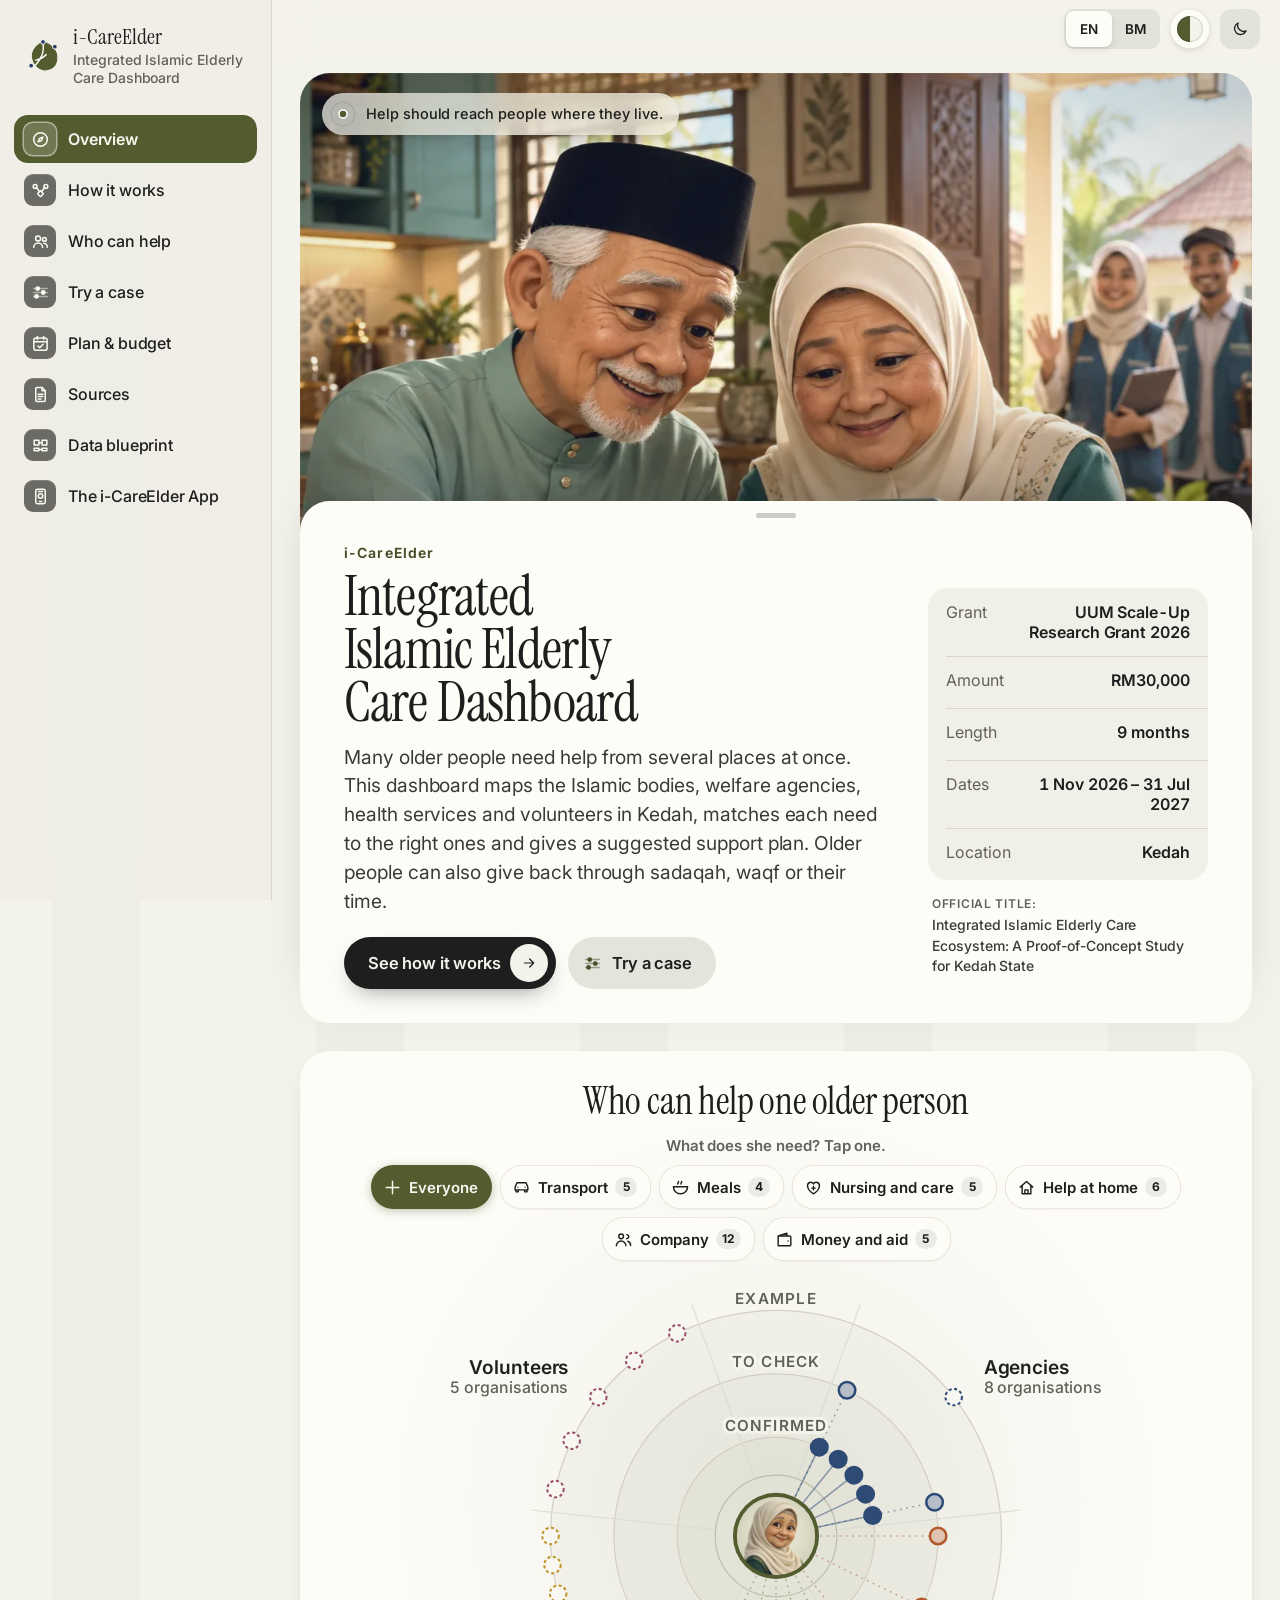
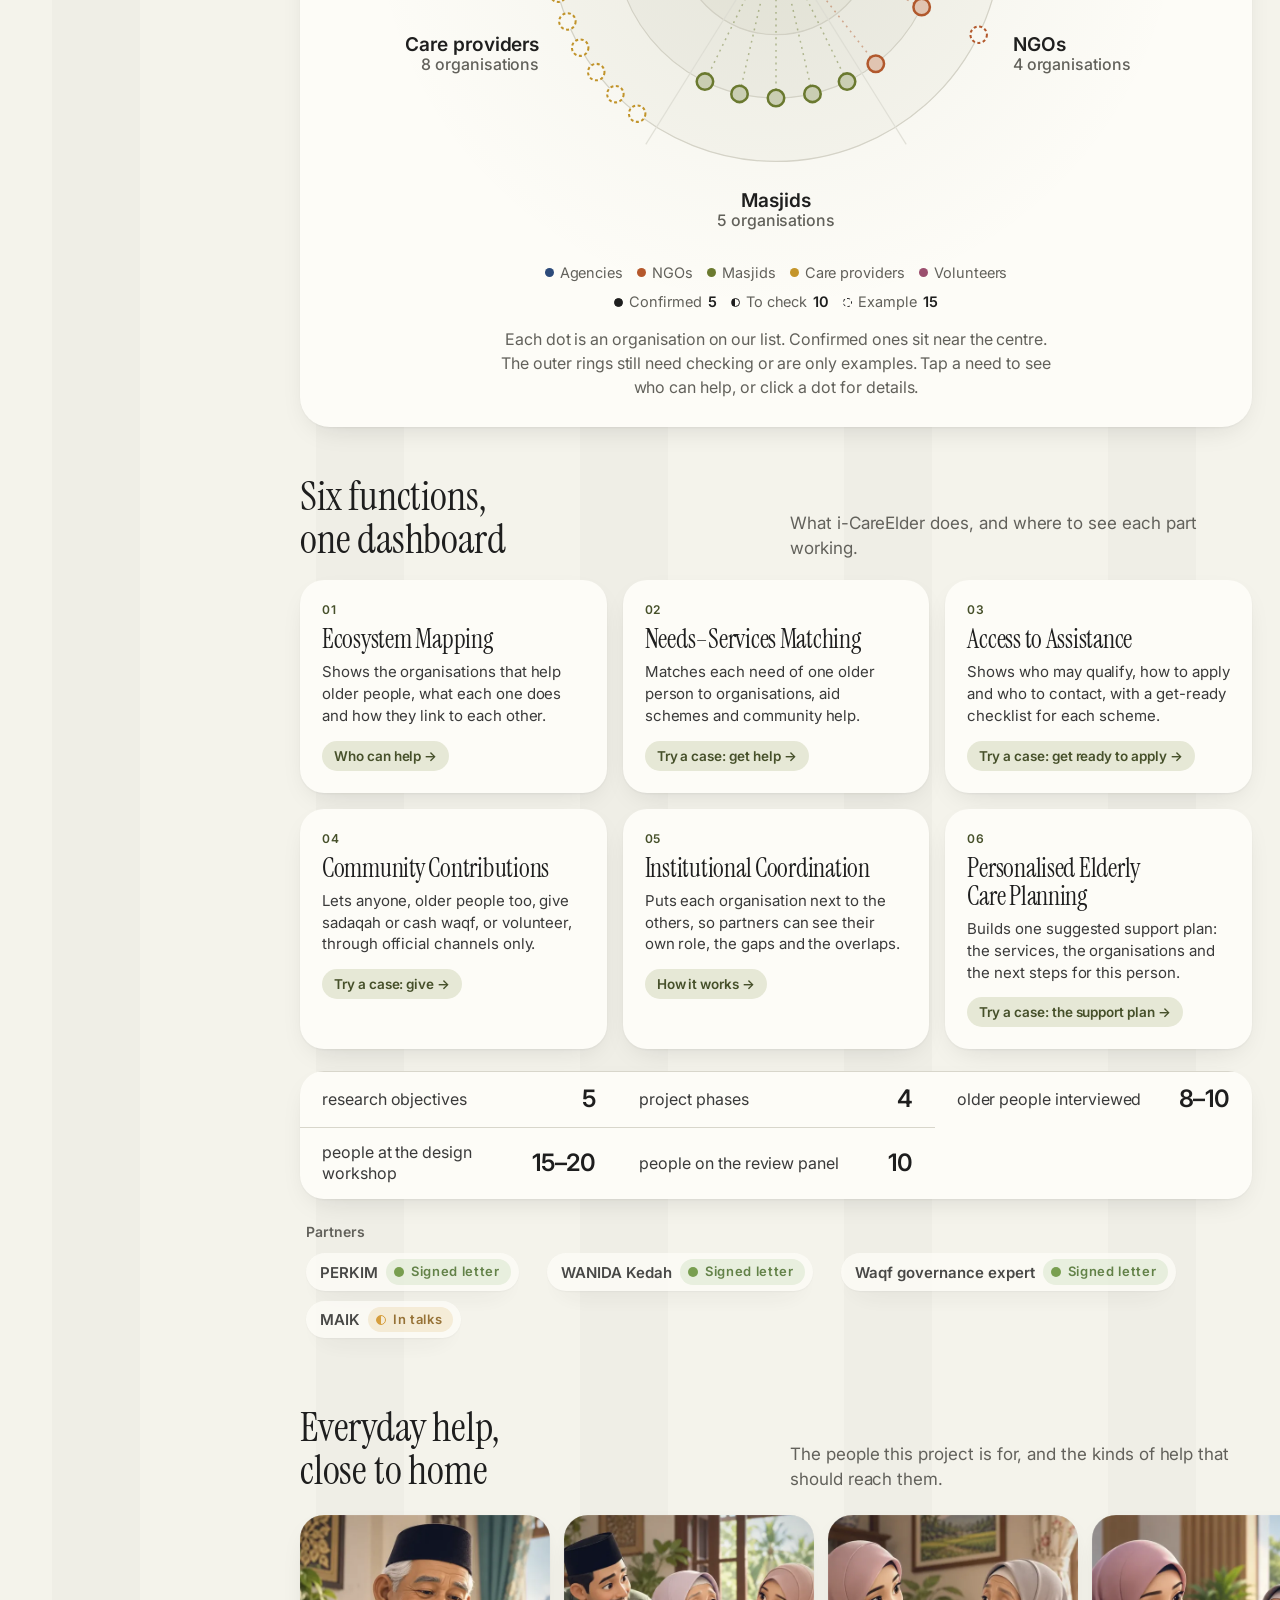
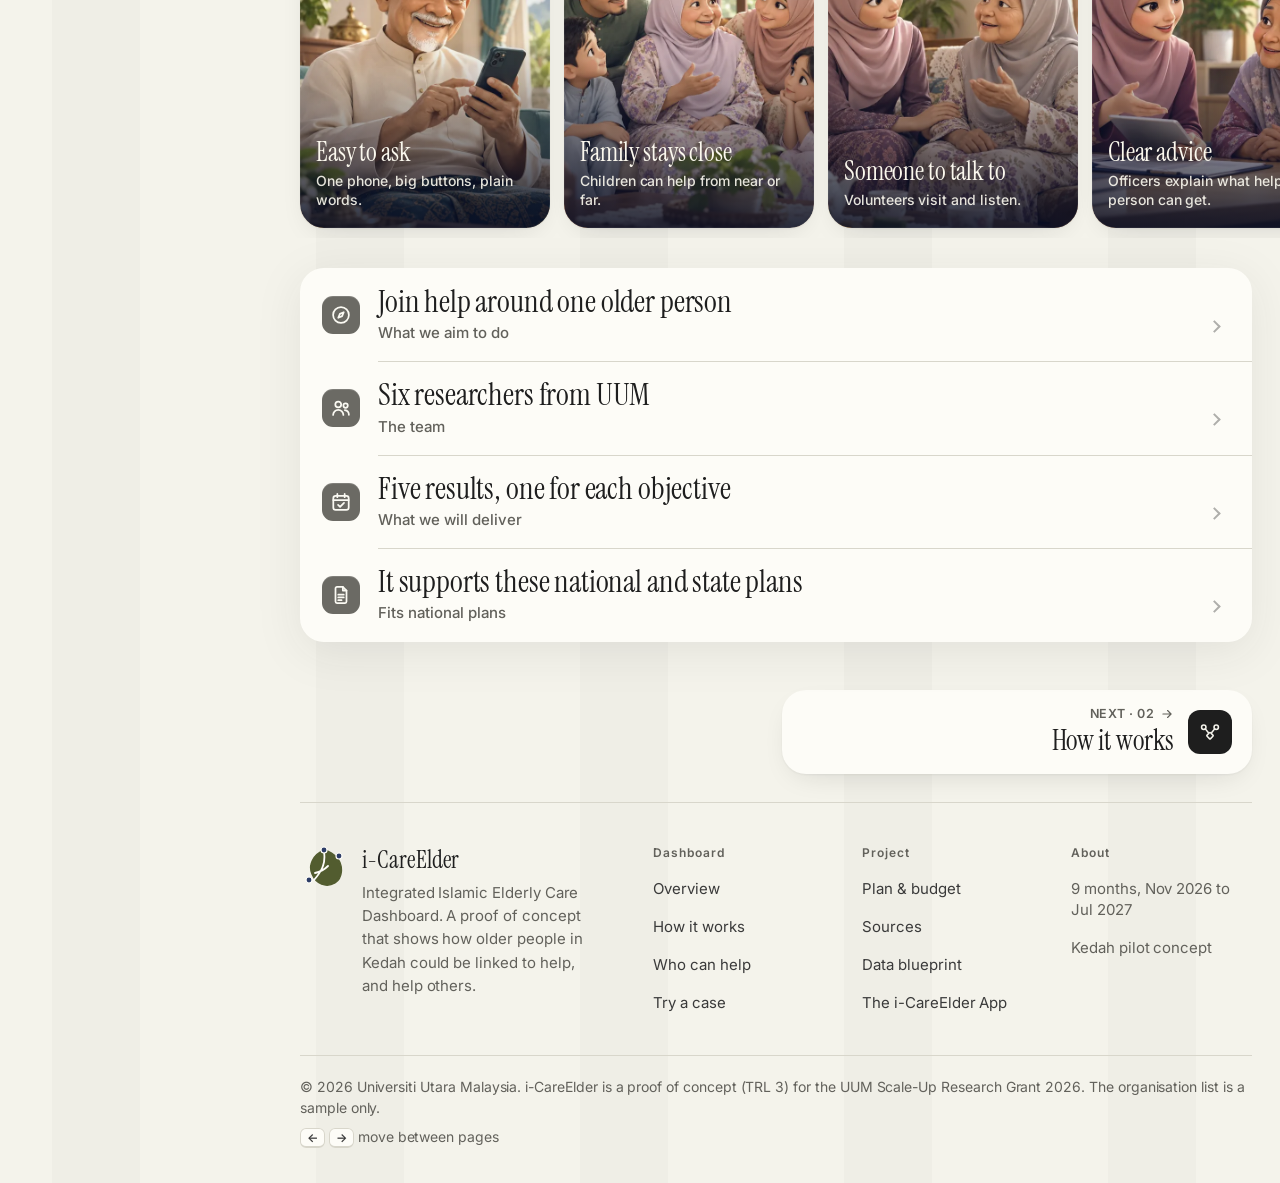
<file: index.html>
<!doctype html>
<html lang="en">
<head>
<meta charset="utf-8">
<meta name="viewport" content="width=device-width,initial-scale=1,viewport-fit=cover">
<link rel="icon" href="assets/art/songket-crest.svg" type="image/svg+xml">
<title>i-CareElder: Integrated Islamic Elderly Care Dashboard</title>
<meta name="description" content="Integrated Islamic care for older people in Kedah. UUM Scale-Up Research Grant 2026.">
<script>try{var lk=localStorage.getItem('kse-look')||localStorage.getItem('kse-tc-theme');if(lk&&lk!=='padi')document.documentElement.setAttribute('data-look',lk)}catch(e){}try{var t=localStorage.getItem('kse-theme');if(t==='dark'||t==='light')document.documentElement.setAttribute('data-theme',t)}catch(e){}(function(){var P=['index','ecosystem','network','scenario','roadmap','evidence','data','app'],f=(location.pathname.split('/').pop()||'index.html').replace(/\.html$/,''),i=P.indexOf(f),d=document.documentElement;if(i<0)i=0;function go(){try{var p=parseInt(sessionStorage.getItem('kse-idx'),10);d.setAttribute('data-dir',!isNaN(p)&&i<p?'back':'forward');sessionStorage.setItem('kse-idx',i)}catch(e){}}if(document.prerendering)document.addEventListener('prerenderingchange',go,{once:true});else go()})()</script>
<link rel="preconnect" href="https://fonts.googleapis.com">
<link rel="preconnect" href="https://fonts.gstatic.com" crossorigin>
<link rel="stylesheet" href="https://fonts.googleapis.com/css2?family=Instrument+Serif:ital@0;1&family=Inter:opsz,wght@14..32,400..700&display=swap">
<link rel="stylesheet" href="assets/css/kse.css?v=20261005a"><link rel="stylesheet" href="assets/css/kse-ios.css?v=20261007a"><link rel="stylesheet" href="assets/css/kse-themes.css?v=20261004c">
<script src="assets/js/kse-data.js?v=20261007a"></script>
</head>
<body data-page="overview">
<script src="assets/js/kse-shell.js?v=20261004c"></script>

<main id="main">
  <section class="hero hero-ios" id="hero">
    <figure class="hero-scene" data-scene>
      <div class="scene-image"><picture><source media="(max-width:760px)" srcset="assets/img/hero-couple-m.webp" width="720" height="792"><img src="assets/img/hero-couple.webp" width="1254" height="690" fetchpriority="high" alt="An older Malay couple share tea and look at a phone together in their Kedah home" /></picture></div>
      <figcaption class="scene-caption"><span class="scene-pulse" data-lottie="nearby" aria-hidden="true"></span><span data-i18n="sceneCaption">Help should reach people where they live.</span></figcaption>
    </figure>
    <div class="hero-sheet">
      <span class="grabber" aria-hidden="true"></span>
      <div class="hero-copy">
        <p class="hero-kicker">i-CareElder</p>
        <h1 data-i18n="title">Integrated Islamic Elderly Care Dashboard</h1>
        <p class="lede" data-i18n="lede">Many older people need help from several places at once. This dashboard maps the Islamic bodies, welfare agencies, health services and volunteers in Kedah, matches each need to the right ones and gives a suggested support plan. Older people can also give back through sadaqah, waqf or their time.</p>
        <div class="actions">
          <a class="btn btn-gold" href="ecosystem.html"><span data-i18n="ctaWalk">See how it works</span><span class="btn-ic"><svg viewBox="0 0 24 24" aria-hidden="true"><path d="M5 12h13M13 6l6 6-6 6"/></svg></span></a>
          <a class="btn btn-ghost" href="scenario.html"><span class="btn-ai" data-icon="scenario"></span><span data-i18n="ctaScenario">Try a case</span></a>
        </div>
      </div>
      <div class="hero-side">
        <dl class="hero-meta">
          <div><dt data-i18n="metaGrant">Grant</dt><dd data-i18n="eyebrow">UUM Scale-Up Research Grant 2026</dd></div>
          <div><dt data-i18n="metaAsk">Amount</dt><dd>RM30,000</dd></div>
          <div><dt data-i18n="metaDur">Length</dt><dd data-i18n="metaDurV">9 months</dd></div>
          <div><dt data-i18n="metaPeriod">Dates</dt><dd>1 Nov 2026 – 31 Jul 2027</dd></div>
          <div><dt data-i18n="metaSite">Location</dt><dd>Kedah</dd></div>
        </dl>
        <p class="official"><span data-i18n="officialLabel">Official title:</span> <span>Integrated Islamic Elderly Care Ecosystem: A Proof-of-Concept Study for Kedah State</span></p>
      </div>
    </div>
  </section>

  <section class="wrap map-wrap" aria-labelledby="consTitle">
    <figure class="cons map-card">
      <p class="cons-title" id="consTitle" data-i18n="consTitle">Who can help one older person</p>
      <div class="need-bar" id="needBar"></div>
      <svg id="constellation" viewBox="-300 -206 600 452" role="group"></svg>
      <div class="need-out" id="needOut" aria-live="polite" hidden></div>
      <div class="cons-legend" id="consLegend"></div>
      <figcaption data-i18n="consCap">Each dot is an organisation on our list. Confirmed ones sit near the centre. The outer rings still need checking or are only examples. Tap a need to see who can help, or click a dot for details.</figcaption>
    </figure>
  </section>

  <section class="wrap people-shelf fn-shelf" aria-labelledby="fnTitle">
    <div class="shelf-head">
      <h2 id="fnTitle" data-i18n="fnTitle">Six functions, one dashboard</h2>
      <p data-i18n="fnSub">What i-CareElder does, and where to see each part working.</p>
    </div>
    <div class="data-grid">
      <article class="card data-card fn-card"><span class="data-no">01</span><h3 data-i18n="fn1t">Ecosystem Mapping</h3><p data-i18n="fn1b">Shows the organisations that help older people, what each one does and how they link to each other.</p><a class="fn-go" href="network.html"><span data-i18n="fn1w">Who can help</span> <span aria-hidden="true">→</span></a></article>
      <article class="card data-card fn-card"><span class="data-no">02</span><h3 data-i18n="fn2t">Needs–Services Matching</h3><p data-i18n="fn2b">Matches each need of one older person to organisations, aid schemes and community help.</p><a class="fn-go" href="scenario.html"><span data-i18n="fn2w">Try a case: get help</span> <span aria-hidden="true">→</span></a></article>
      <article class="card data-card fn-card"><span class="data-no">03</span><h3 data-i18n="fn3t">Access to Assistance</h3><p data-i18n="fn3b">Shows who may qualify, how to apply and who to contact, with a get-ready checklist for each scheme.</p><a class="fn-go" href="scenario.html"><span data-i18n="fn3w">Try a case: get ready to apply</span> <span aria-hidden="true">→</span></a></article>
      <article class="card data-card fn-card"><span class="data-no">04</span><h3 data-i18n="fn4t">Community Contributions</h3><p data-i18n="fn4b">Lets anyone, older people too, give sadaqah or cash waqf, or volunteer, through official channels only.</p><a class="fn-go" href="scenario.html"><span data-i18n="fn4w">Try a case: give</span> <span aria-hidden="true">→</span></a></article>
      <article class="card data-card fn-card"><span class="data-no">05</span><h3 data-i18n="fn5t">Institutional Coordination</h3><p data-i18n="fn5b">Puts each organisation next to the others, so partners can see their own role, the gaps and the overlaps.</p><a class="fn-go" href="ecosystem.html"><span data-i18n="fn5w">How it works</span> <span aria-hidden="true">→</span></a></article>
      <article class="card data-card fn-card"><span class="data-no">06</span><h3 data-i18n="fn6t">Personalised Elderly Care Planning</h3><p data-i18n="fn6b">Builds one suggested support plan: the services, the organisations and the next steps for this person.</p><a class="fn-go" href="scenario.html"><span data-i18n="fn6w">Try a case: the support plan</span> <span aria-hidden="true">→</span></a></article>
    </div>
  </section>

  <div class="wrap">
    <div class="kpis">
      <div class="kpi"><b data-count="5">5</b><span data-i18n="kpi1">research objectives</span></div>
      <div class="kpi"><b data-count="4">4</b><span data-i18n="kpi2">project phases</span></div>
      <div class="kpi"><b>8–10</b><span data-i18n="kpi3">older people interviewed</span></div>
      <div class="kpi"><b>15–20</b><span data-i18n="kpi4">people at the design workshop</span></div>
      <div class="kpi"><b data-count="10">10</b><span data-i18n="kpi5">people on the review panel</span></div>
    </div>
    <div class="partners">
      <span class="label" data-i18n="partnersLabel">Partners</span>
      <ul class="partner-list" id="partnerList"></ul>
    </div>
  </div>


  <section class="wrap people-shelf" aria-labelledby="peopleTitle">
    <div class="shelf-head">
      <h2 id="peopleTitle" data-i18n="peopleTitle">Everyday help, close to home</h2>
      <p data-i18n="peopleSub">The people this project is for, and the kinds of help that should reach them.</p>
    </div>
    <ul class="shelf">
      <li class="shelf-card"><img src="assets/img/people-easy.webp" width="560" height="700" loading="lazy" decoding="async" alt="An older man smiles as he uses his phone at home"><div class="shelf-text"><h3 data-i18n="peopleEasyT">Easy to ask</h3><p data-i18n="peopleEasyB">One phone, big buttons, plain words.</p></div></li>
      <li class="shelf-card"><img src="assets/img/people-family.webp" width="560" height="700" loading="lazy" decoding="async" alt="An older woman talks while her children and grandchildren listen"><div class="shelf-text"><h3 data-i18n="peopleFamilyT">Family stays close</h3><p data-i18n="peopleFamilyB">Children can help from near or far.</p></div></li>
      <li class="shelf-card"><img src="assets/img/people-company.webp" width="560" height="700" loading="lazy" decoding="async" alt="A young volunteer listens to an older woman over tea"><div class="shelf-text"><h3 data-i18n="peopleCompanyT">Someone to talk to</h3><p data-i18n="peopleCompanyB">Volunteers visit and listen.</p></div></li>
      <li class="shelf-card"><img src="assets/img/people-advice.webp" width="560" height="700" loading="lazy" decoding="async" alt="An officer with a tablet explains options to an older woman"><div class="shelf-text"><h3 data-i18n="peopleAdviceT">Clear advice</h3><p data-i18n="peopleAdviceB">Officers explain what help a person can get.</p></div></li>
      <li class="shelf-card"><img src="assets/img/people-phone.webp" width="560" height="700" loading="lazy" decoding="async" alt="A young man shows an older man how to use a phone"><div class="shelf-text"><h3 data-i18n="peoplePhoneT">Help with the phone</h3><p data-i18n="peoplePhoneB">Young people show older people how.</p></div></li>
    </ul>
  </section>

  <div class="wrap overview-actions">
    <section class="overview-button-grid" aria-label="Overview sections">
      <details class="home-drawer">
            <summary><span><b class="tile" data-icon="overview"></b><span data-i18n="objectivesLabel">What we aim to do</span></span><strong role="heading" aria-level="2" data-i18n="caseTitle">Join help around one older person</strong><i class="drawer-toggle" aria-hidden="true"><b></b></i></summary>
            <div class="drawer-body"><div class="shead">
                            <p data-i18n="caseSub">We link agencies so one person gets the right help.</p>
            </div>
            <div class="case">
              <article class="card gap-card">
                <p class="label" data-i18n="problemTag">The problem</p>
                <blockquote data-i18n="problemQuote">One older person may need several kinds of help. Each agency only handles its own part.</blockquote>
                <p data-i18n="problemBody">Kedah already has the agencies and programmes. What's missing is the link between them, so needs slip through when a referral, a rule or short staffing gets in the way.</p>
              </article>
              <article class="card resp-card">
                <p class="label label-paddy" data-i18n="responseTag">Our plan</p>
                <h3 data-i18n="responseTitle">Five steps to a tested model</h3>
                <p data-i18n="responseBody">We map who does what, listen to older people, design a model with the agencies, then test it with experts and a small trial.</p>
                <ol class="steps5">
                  <li><b data-i18n="step1">Map</b><span data-i18n="step1s">Who does what now</span></li>
                  <li><b data-i18n="step2">Listen</b><span data-i18n="step2s">What older people need</span></li>
                  <li><b data-i18n="step3">Design</b><span data-i18n="step3s">A shared model</span></li>
                  <li><b data-i18n="step4">Test</b><span data-i18n="step4s">Experts and a small trial</span></li>
                  <li><b data-i18n="step5">Improve</b><span data-i18n="step5s">Ready for other states</span></li>
                </ol>
              </article>
            </div>
            <div class="why3" id="why"></div></div>
            </details>
      <details class="home-drawer">
            <summary><span><b class="tile" data-icon="network"></b><span data-i18n="teamEyebrow">The team</span></span><strong role="heading" aria-level="2" data-i18n="teamTitle">Six researchers from UUM</strong><i class="drawer-toggle" aria-hidden="true"><b></b></i></summary>
            <div class="drawer-body"><div class="shead">
                            <p data-i18n="teamSub">From Universiti Utara Malaysia: the College of Business, the College of Law, Government and International Studies, and the Department of Student Affairs. We have studied ageing in Malaysia for over ten years.</p>
            </div>
            <ul class="people" id="team"></ul>
            <h3 class="track-head" data-i18n="trackTitle">We build on four earlier studies. Three of them covered 2,966 people in total.</h3>
            <ul class="track" id="track"></ul></div>
            </details>
      <details class="home-drawer">
            <summary><span><b class="tile" data-icon="roadmap"></b><span data-i18n="pitchEyebrow">What we will deliver</span></span><strong role="heading" aria-level="2" data-i18n="pitchTitle">Five results, one for each objective</strong><i class="drawer-toggle" aria-hidden="true"><b></b></i></summary>
            <div class="drawer-body"><div class="shead">
              <p data-i18n="pitchSub">Each result is ready at the end of its phase.</p>
            </div>
            <ol class="outputs">
              <li class="output"><div class="output-top"><span class="output-no">01</span><span class="due" data-i18n="due3">By month 3</span></div><h3 data-i18n="o1title">Map of current services</h3><p data-i18n="o1body">Who is active, what they offer, how they connect and where the gaps are.</p></li>
              <li class="output"><div class="output-top"><span class="output-no">02</span><span class="due" data-i18n="due5">By month 5</span></div><h3 data-i18n="o2title">Needs of older people</h3><p data-i18n="o2body">Main themes from interviews with 8–10 Muslim older people.</p></li>
              <li class="output"><div class="output-top"><span class="output-no">03</span><span class="due" data-i18n="due7">By month 7</span></div><h3 data-i18n="o3title">Joint care model</h3><p data-i18n="o3body">A model built with the agencies that links Islamic support, health care and the community.</p></li>
              <li class="output"><div class="output-top"><span class="output-no">04</span><span class="due" data-i18n="due8">Month 8</span></div><h3 data-i18n="o4title">Expert review report</h3><p data-i18n="o4body">Expert scores and comments on whether the model is relevant, workable and ready to use.</p></li>
              <li class="output"><div class="output-top"><span class="output-no">05</span><span class="due" data-i18n="due9">Month 9</span></div><h3 data-i18n="o5title">Final model and plan</h3><p data-i18n="o5body">An improved model and a plan for using it outside Kedah.</p></li>
            </ol>
            <div class="impact">
              <p class="label" data-i18n="impactTag">Our aim</p>
              <p class="impact-title">Kesejahteraan insan</p>
              <p data-i18n="impactBody">Joined-up care that fits older people's faith and culture, and lasts.</p>
            </div></div>
            </details>
      <details class="home-drawer">
            <summary><span><b class="tile" data-icon="evidence"></b><span data-i18n="plansEyebrow">Fits national plans</span></span><strong role="heading" aria-level="2" data-i18n="plansTitle">It supports these national and state plans</strong><i class="drawer-toggle" aria-hidden="true"><b></b></i></summary>
            <div class="drawer-body"><div class="shead">
              <p data-i18n="plansSub">As ticked in the application form.</p>
            </div>
            <ul class="plans" id="plans"></ul></div>
            </details>
    </section>
  </div>
</main>

<script src="assets/vendor/lottie_light.min.js"></script><script src="assets/js/kse-lottie.js?v=20261004c"></script><script src="assets/js/kse-viz.js?v=20261004e"></script>
<script src="assets/js/kse-pages.js?v=20261007a"></script>
</body>
</html>
</file>
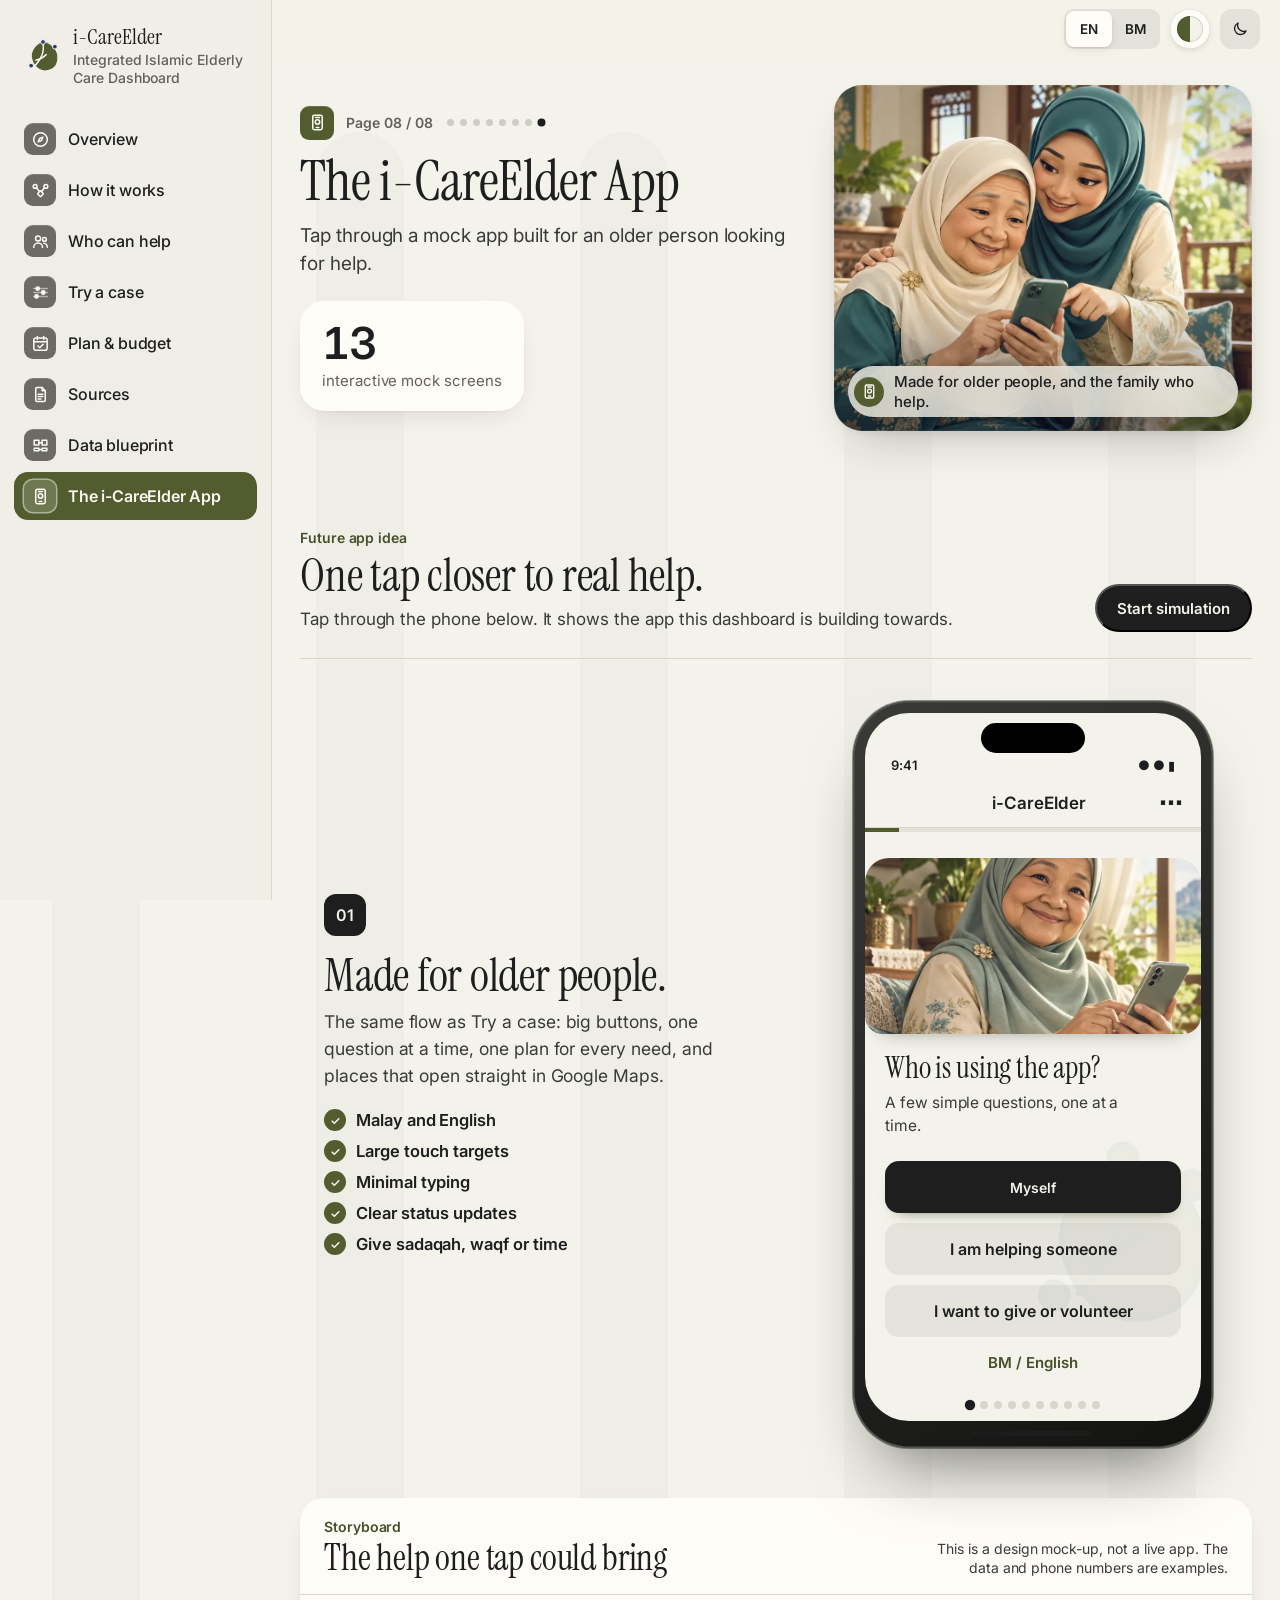
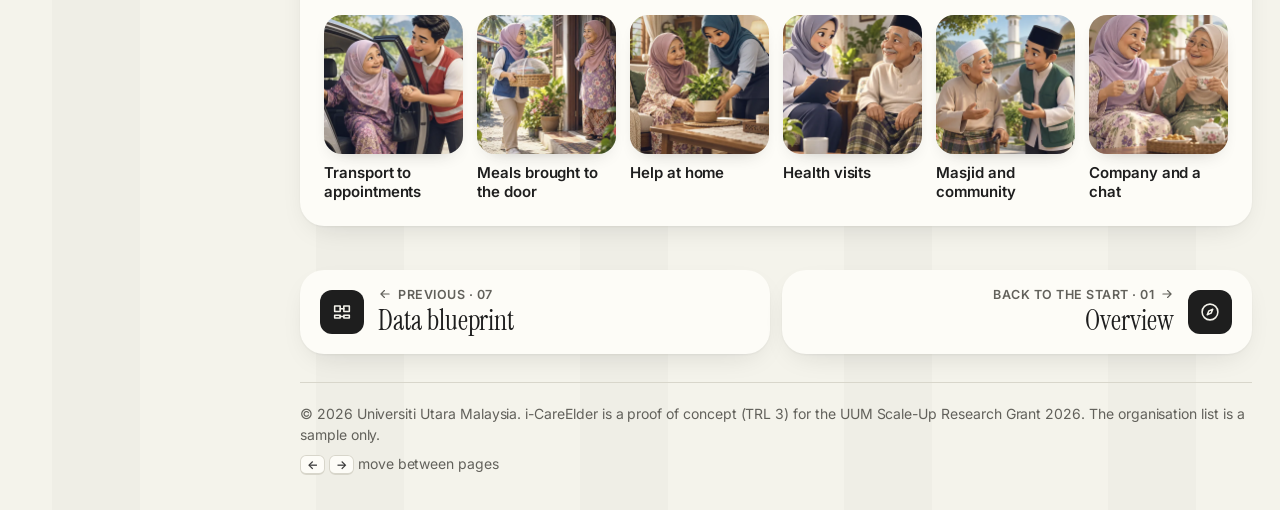
<file: app.html>
<!doctype html>
<html lang="en">
<head>
<meta charset="utf-8"><meta name="viewport" content="width=device-width,initial-scale=1,viewport-fit=cover">
<link rel="icon" href="assets/art/songket-crest.svg" type="image/svg+xml">
<title>The i-CareElder App · i-CareElder</title>
<meta name="description" content="A screen-by-screen mock app showing how an older person could find help.">
<script>try{var lk=localStorage.getItem('kse-look')||localStorage.getItem('kse-tc-theme');if(lk&&lk!=='padi')document.documentElement.setAttribute('data-look',lk)}catch(e){}try{var t=localStorage.getItem('kse-theme');if(t==='dark'||t==='light')document.documentElement.setAttribute('data-theme',t)}catch(e){}(function(){var P=['index','ecosystem','network','scenario','roadmap','evidence','data','app'],f=(location.pathname.split('/').pop()||'index.html').replace(/\.html$/,''),i=P.indexOf(f),d=document.documentElement;if(i<0)i=0;function go(){try{var p=parseInt(sessionStorage.getItem('kse-idx'),10);d.setAttribute('data-dir',!isNaN(p)&&i<p?'back':'forward');sessionStorage.setItem('kse-idx',i)}catch(e){}}if(document.prerendering)document.addEventListener('prerenderingchange',go,{once:true});else go()})()</script>
<link rel="preconnect" href="https://fonts.googleapis.com"><link rel="preconnect" href="https://fonts.gstatic.com" crossorigin>
<link rel="stylesheet" href="https://fonts.googleapis.com/css2?family=Instrument+Serif:ital@0;1&family=Inter:opsz,wght@14..32,400..700&display=swap">
<link rel="stylesheet" href="assets/css/kse.css?v=20261005a"><link rel="stylesheet" href="assets/css/kse-ios.css?v=20261007a"><link rel="stylesheet" href="assets/css/kse-themes.css?v=20261004c"><script src="assets/js/kse-data.js?v=20261007a"></script>
</head>
<body data-page="app"><script src="assets/js/kse-shell.js?v=20261004c"></script>
<main id="main">
  <section class="band pagehead"><div class="wrap pagehead-grid">
    <div><p class="step" data-step></p><h1 data-i18n="appTitle">The i-CareElder App</h1><p class="lede" data-i18n="appLede">Tap through a mock app built for an older person looking for help.</p></div>
    <div class="headstat"><b data-count="13">13</b><span data-i18n="appStat">interactive mock screens</span></div>
  </div></section>
  <div class="wrap"><section class="section app-section">
    <div class="app-intro"><div><p class="label label-paddy" data-i18n="appBadge">Future app idea</p><h2 data-i18n="appIntroTitle">One tap closer to real help.</h2><p data-i18n="appIntroBody">Tap through the phone below. It shows the app this dashboard is building towards.</p></div><button class="button button-gold" type="button" id="appLaunch" data-i18n="appLaunch">Start simulation</button></div>
    <div class="app-lab">
      <div class="app-story"><span class="app-story-no">01</span><h2 data-i18n="appStoryTitle">Made for older people.</h2><p data-i18n="appStoryBody">The same flow as Try a case: big buttons, one question at a time, one plan for every need, and places that open straight in Google Maps.</p><ul><li data-i18n="appStoryPoint1">Malay and English</li><li data-i18n="appStoryPoint2">Large touch targets</li><li data-i18n="appStoryPoint3">Minimal typing</li><li data-i18n="appStoryPoint4">Clear status updates</li><li data-i18n="appStoryPoint5">Give sadaqah, waqf or time</li></ul></div>
      <div class="phone-mock" aria-label="Interactive mock i-CareElder app">
        <div class="phone-hardware"><span class="phone-speaker"></span></div><div class="phone-screen"><div class="mock-watermark" aria-hidden="true"><svg viewBox="0 0 48 48"><path d="M24 5C13 10 8 20 12 29c4 10 14 14 23 9 8-5 8-17 3-24C34 9 29 6 24 5Z"/><path d="M14 35c7-8 12-16 10-28M15 28c5-1 9-3 13-7"/><circle cx="9" cy="35" r="3"/><circle cx="39" cy="11" r="3"/><circle cx="24" cy="5" r="3"/></svg></div>
          <div class="mock-status"><span>9:41</span><span>● ● ▮</span></div>
          <div class="mock-appbar"><button class="mock-back" id="appScreenBack" aria-label="Go back" type="button">‹</button><span>i-CareElder</span><span class="mock-menu" aria-hidden="true">⋯</span></div>
          <div class="mock-progress"><i id="appProgress"></i></div>
          <div class="mock-screens" id="appScreens" aria-live="polite">
            <section class="mock-screen mock-home is-active" data-screen="0"><div class="mock-home-badge" data-i18n="appWelcomePill">WELCOME</div><img class="mock-welcome-art" src="assets/img/app-welcome.webp" alt="A smiling older woman using a phone at home"><h3 data-i18n="appWho">Who is using the app?</h3><p data-i18n="appWhoBody">A few simple questions, one at a time.</p><button class="mock-primary" data-app-next type="button" data-i18n="appMyself">Myself</button><button class="mock-secondary" data-app-next type="button" data-i18n="appWelcomeFamily">I am helping someone</button><button class="mock-secondary mock-give" data-app-go="10" type="button" data-i18n="appWelcomeGive">I want to give or volunteer</button><button class="mock-text" data-app-lang type="button">BM / English</button></section>
            <section class="mock-screen" data-screen="1"><p class="mock-kicker">2 / 10 · <span data-i18n="appKAbout">About</span></p><h3 data-i18n="appHowOld">How old are they?</h3><div class="mock-choices mock-grid"><button type="button" aria-pressed="false">70–74</button><button class="is-selected" type="button" aria-pressed="true">75–79</button><button type="button" aria-pressed="false">80–84</button><button type="button" aria-pressed="false">85+</button></div><label><span data-i18n="appWhere">District</span><select><option>Kota Setar</option><option>Kubang Pasu</option><option>Baling</option><option>Langkawi</option></select></label><button class="mock-primary" data-app-next type="button" data-i18n="appNext">Next</button></section>
            <section class="mock-screen" data-screen="2"><p class="mock-kicker">3 / 10 · <span data-i18n="appKDaily">Daily life</span></p><h3 data-i18n="appHard">What is hard now?</h3><p data-i18n="appHardBody">Choose all that apply.</p><div class="mock-choices mock-grid" data-multi><button class="is-selected" type="button" aria-pressed="true"><svg class="mock-ic" viewBox="0 0 24 24" aria-hidden="true"><circle cx="13" cy="4.5" r="1.7"/><path d="M12.5 8l-2 5 3 2.5V21M10.5 13L8 21M12.5 8l3 3.5 2.5.5M12.5 8L9 9.5 7.5 13"/></svg><span data-i18n="appDWalk">Walking</span></button><button class="is-selected" type="button" aria-pressed="true"><svg class="mock-ic" viewBox="0 0 24 24" aria-hidden="true"><path d="M3 18V9M3 15h11v3M14 15h5a2 2 0 0 1 2 2v1"/><circle cx="7" cy="12" r="1.6"/><path d="M15 5.5h5M18 3.5l2 2-2 2"/></svg><span data-i18n="appDBed">Getting out of bed</span></button><button type="button" aria-pressed="false"><svg class="mock-ic" viewBox="0 0 24 24" aria-hidden="true"><path d="M4 12h16v2a5 5 0 0 1-5 5H9a5 5 0 0 1-5-5zM6 12V6a2 2 0 0 1 3.7-1M7 19l-1 2M17 19l1 2"/></svg><span data-i18n="appDBath">Bathing</span></button><button class="is-selected" type="button" aria-pressed="true"><svg class="mock-ic" viewBox="0 0 24 24" aria-hidden="true"><path d="M7 3h6v7H7zM5 10h12a6 6 0 0 1-6 6H9l1 5H6l1-5"/></svg><span data-i18n="appDToilet">Using the toilet</span></button></div><button class="mock-primary" data-app-next type="button" data-i18n="appNext">Next</button></section>
            <section class="mock-screen" data-screen="3"><p class="mock-kicker">4 / 10 · <span data-i18n="appKHelp">Help needed</span></p><h3 data-i18n="appWhich">Which ones are needed?</h3><p data-i18n="appWhichBody">Suggested from the answers. Pick any.</p><div class="mock-choices" data-multi><button class="is-selected" type="button" aria-pressed="true"><span data-i18n="appIBed">Hospital bed</span><em class="mock-sug"><span data-i18n="appSuggested">Suggested</span></em></button><button class="is-selected" type="button" aria-pressed="true"><span data-i18n="appIChair">Wheelchair</span><em class="mock-sug"><span data-i18n="appSuggested">Suggested</span></em></button><button class="is-selected" type="button" aria-pressed="true"><span data-i18n="appIDiapers">Adult diapers</span><em class="mock-sug"><span data-i18n="appSuggested">Suggested</span></em></button><button type="button" aria-pressed="false"><span data-i18n="appINurse">Home nursing</span><em class="mock-sug"><span data-i18n="appSuggested">Suggested</span></em></button></div><button class="mock-primary" data-app-next type="button" data-i18n="appNext">Next</button></section>
            <section class="mock-screen" data-screen="4"><p class="mock-kicker">5 / 10 · <span data-i18n="appKHow">How</span></p><h3 data-i18n="appHowCome">How should each one come?</h3><div class="mock-need"><b><span data-i18n="appIBed">Hospital bed</span></b><div class="mock-choices mock-pills"><button class="is-selected" type="button" aria-pressed="true"><span data-i18n="appMBorrow">Borrow</span></button><button type="button" aria-pressed="false"><span data-i18n="appMRent">Rent</span></button><button type="button" aria-pressed="false"><span data-i18n="appMFund">Help to pay</span></button></div></div><div class="mock-need"><b><span data-i18n="appIDiapers">Adult diapers</span></b><div class="mock-choices mock-pills"><button class="is-selected" type="button" aria-pressed="true"><span data-i18n="appMMonthly">Monthly supply</span></button><button type="button" aria-pressed="false"><span data-i18n="appMFree">Free or donated</span></button></div></div><button class="mock-primary" data-app-next type="button" data-i18n="appMakePlan">Make the plan</button></section>
            <section class="mock-screen" data-screen="5"><p class="mock-kicker">6 / 10 · <span data-i18n="appKPlan">Your plan</span></p><div class="mock-plan"><div class="mock-ring"><b>4<small>/4</small></b><span data-i18n="appMatched">needs matched</span></div><div><h3 data-i18n="appPlanTitle">One plan for all of it</h3><p data-i18n="appPlanBody">3 places could cover all 4 needs.</p></div></div><p class="mock-note" data-i18n="appCoord">One coordinator holds this case.</p><button class="mock-primary" data-app-next type="button" data-i18n="appSeeContacts">See who to contact</button></section>
            <section class="mock-screen" data-screen="6"><p class="mock-kicker">7 / 10 · <span data-i18n="appKContact">Contact</span></p><div class="mock-contact"><img src="assets/img/help-masjid.webp" alt="" width="560" height="560"><b>Masjid Al-Bukhary Kedah</b><small><svg class="mock-ic" viewBox="0 0 24 24" aria-hidden="true"><path d="M12 21s-6-5.6-6-10.5a6 6 0 0 1 12 0C18 15.4 12 21 12 21z"/><circle cx="12" cy="10.5" r="2.2"/></svg>Kota Setar, Kedah</small><p class="mock-covers"><span><span data-i18n="appIBed">Hospital bed</span></span><span><span data-i18n="appIChair">Wheelchair</span></span><span><span data-i18n="appIDiapers">Adult diapers</span></span></p></div><a class="mock-primary mock-link" href="https://www.google.com/maps/dir/?api=1&destination=Masjid+Al-Bukhary+Kedah%2C+Kota+Setar%2C+Kedah" target="_blank" rel="noopener"><svg class="mock-ic" viewBox="0 0 24 24" aria-hidden="true"><path d="M3 16V8a1 1 0 0 1 1-1h10v9M14 10h4l3 3v3h-2"/><circle cx="7" cy="17" r="1.8"/><circle cx="17" cy="17" r="1.8"/><path d="M9 17h6"/></svg><span data-i18n="appDirections">Directions</span></a><a class="mock-secondary mock-link" href="https://www.google.com/maps/search/?api=1&query=Masjid+Al-Bukhary+Kedah%2C+Kota+Setar%2C+Kedah" target="_blank" rel="noopener"><svg class="mock-ic" viewBox="0 0 24 24" aria-hidden="true"><path d="M12 21s-6-5.6-6-10.5a6 6 0 0 1 12 0C18 15.4 12 21 12 21z"/><circle cx="12" cy="10.5" r="2.2"/></svg><span data-i18n="appOpenMaps">Open in Google Maps</span></a><p class="mock-phone-note"><svg class="mock-ic" viewBox="0 0 24 24" aria-hidden="true"><path d="M6.5 3.5h3l1.5 4-2 1.5a11 11 0 0 0 6 6l1.5-2 4 1.5v3a2 2 0 0 1-2 2A16 16 0 0 1 4.5 5.5a2 2 0 0 1 2-2z"/></svg><span data-i18n="appPhoneLater">Phone number added after the Phase 1 check</span></p><button class="mock-primary" data-app-next type="button" data-i18n="appNext">Next</button></section>
            <section class="mock-screen" data-screen="7"><p class="mock-kicker">8 / 10 · <span data-i18n="appKTrip">One trip</span></p><h3 data-i18n="appTripTitle">One trip to every place</h3><p data-i18n="appTripBody">One car ride can cover all the visits.</p><ol class="mock-route"><li><b>Masjid Al-Bukhary Kedah</b><small><span data-i18n="appR1">Bed, wheelchair, diapers</span></small></li><li><b>Kedah Home Nursing 01</b><small><span data-i18n="appR2">Home nursing</span></small></li><li><b>JKM Kedah</b><small><span data-i18n="appR3">Monthly living help</span></small></li></ol><a class="mock-primary mock-link" href="https://www.google.com/maps/dir/?api=1&destination=JKM+Kedah%2C+Kota+Setar%2C+Kedah&waypoints=Masjid+Al-Bukhary+Kedah%2C+Kota+Setar%2C+Kedah%7CKedah+Home+Nursing+01%2C+Kota+Setar%2C+Kedah" target="_blank" rel="noopener"><svg class="mock-ic" viewBox="0 0 24 24" aria-hidden="true"><path d="M3 16V8a1 1 0 0 1 1-1h10v9M14 10h4l3 3v3h-2"/><circle cx="7" cy="17" r="1.8"/><circle cx="17" cy="17" r="1.8"/><path d="M9 17h6"/></svg><span data-i18n="appStartTrip">Open the trip in Maps</span></a><button class="mock-secondary" data-app-next type="button" data-i18n="appStatusContinue">Continue</button></section>
            <section class="mock-screen" data-screen="8"><p class="mock-kicker">9 / 10 · <span data-i18n="appKShare">Family</span></p><h3 data-i18n="appShareFamily">Share with family</h3><p data-i18n="appShareBody">Everyone helping sees the same plan.</p><div class="mock-actions"><button type="button"><svg class="mock-ic" viewBox="0 0 24 24" aria-hidden="true"><path d="M4 19.5l1.3-3.8A8 8 0 1 1 8.5 19z"/><path d="M9 10.5h6M9 13.5h4"/></svg><span data-i18n="appWhatsApp">Send on WhatsApp</span></button><button type="button"><svg class="mock-ic" viewBox="0 0 24 24" aria-hidden="true"><path d="M4 9.5h3.5L12 5.5v13l-4.5-4H4zM15.5 9a4 4 0 0 1 0 6M18 6.5a7.5 7.5 0 0 1 0 11"/></svg><span data-i18n="appListen">Listen to the plan</span></button><button type="button"><svg class="mock-ic" viewBox="0 0 24 24" aria-hidden="true"><circle cx="12" cy="12" r="8.5"/><path d="M12 7.5V12l3 2"/></svg><span data-i18n="appRemind3">Remind me in 3 days</span></button></div><button class="mock-primary" data-app-next type="button" data-i18n="appStatusContinue">Continue</button></section>
            <section class="mock-screen" data-screen="9"><p class="mock-kicker">10 / 10 · <span data-i18n="appKFollow">Follow-up</span></p><h3 data-i18n="appFollowTitle">Help on the way</h3><ol class="mock-timeline"><li class="done"><span data-i18n="appTBed">Hospital bed borrowed</span><small><span data-i18n="appToday">Today</span></small></li><li class="done"><span data-i18n="appTNurse">Nurse visit booked</span><small><span data-i18n="appThursday">Thursday</span></small></li><li><span data-i18n="appTFollow">Follow-up call</span><small><span data-i18n="appIn3">In 3 days</span></small></li></ol><div class="mock-illustration mock-done" id="appDone" aria-hidden="true"></div><button class="mock-primary" data-app-reset type="button" data-i18n="appReset">Start again</button></section><section class="mock-screen" data-screen="10" data-flow="give"><p class="mock-kicker">2 / 4 · <span data-i18n="appKGive">Give</span></p><h3 data-i18n="appGiveTitle">How would you like to give?</h3><p data-i18n="appGiveBody">Older people can give too. Choose any.</p><div class="mock-choices mock-grid" data-multi><button class="is-selected" type="button" aria-pressed="true"><span data-i18n="appGSedekah">Sadaqah</span></button><button type="button" aria-pressed="false"><span data-i18n="appGWakaf">Cash waqf</span></button><button class="is-selected" type="button" aria-pressed="true"><span data-i18n="appGVolunteer">Volunteer</span></button><button type="button" aria-pressed="false"><span data-i18n="appGThings">Give things</span></button></div><button class="mock-primary" data-app-next type="button" data-i18n="appNext">Next</button></section><section class="mock-screen" data-screen="11" data-flow="give"><p class="mock-kicker">3 / 4 · <span data-i18n="appKTabung">My masjid</span></p><h3 data-i18n="appTabungTitle">Your masjid's tabung</h3><div class="mock-contact"><img src="assets/img/help-masjid.webp" alt="" width="560" height="560"><b>Masjid Al-Bukhary Kedah</b><small><svg class="mock-ic" viewBox="0 0 24 24" aria-hidden="true"><path d="M12 21s-6-5.6-6-10.5a6 6 0 0 1 12 0C18 15.4 12 21 12 21z"/><circle cx="12" cy="10.5" r="2.2"/></svg>Kota Setar, Kedah</small></div><p class="mock-small" data-i18n="appTabungBody">One link for your masjid. Give any time, even when you are away.</p><div class="mock-choices mock-pills"><button type="button" aria-pressed="false"><span data-i18n="appOnce">Once</span></button><button class="is-selected" type="button" aria-pressed="true"><span data-i18n="appFriday">Every Friday</span></button><button type="button" aria-pressed="false"><span data-i18n="appMonthly">Every month</span></button></div><div class="mock-choices mock-pills" data-multi><button class="is-selected" type="button" aria-pressed="true"><span data-i18n="appPrivate">Keep my sadaqah private</span></button></div><button class="mock-primary" type="button"><svg class="mock-ic" viewBox="0 0 24 24" aria-hidden="true"><rect x="4" y="4" width="6" height="6" rx="1"/><rect x="14" y="4" width="6" height="6" rx="1"/><rect x="4" y="14" width="6" height="6" rx="1"/><path d="M14 14h2v2h-2zM18 18h2v2h-2zM14 18h2M18 14h2"/></svg><span data-i18n="appPayQR">Give with the masjid's DuitNow QR</span></button><button class="mock-secondary" type="button"><svg class="mock-ic" viewBox="0 0 24 24" aria-hidden="true"><path d="M4 19.5l1.3-3.8A8 8 0 1 1 8.5 19z"/><path d="M9 10.5h6M9 13.5h4"/></svg><span data-i18n="appShareMasjid">Share the masjid link with family</span></button><p class="mock-note" data-i18n="appNeverHold">The app never holds money. It opens the masjid's own DuitNow QR, or the LZNK or MAIK page. Waqf goes only through MAIK.</p><button class="mock-text" data-app-next type="button" data-i18n="appNext">Next</button></section><section class="mock-screen" data-screen="12" data-flow="give"><p class="mock-kicker">4 / 4 · <span data-i18n="appKTime">Your time</span></p><h3 data-i18n="appTimeTitle">Give your time</h3><ol class="mock-route"><li><b data-i18n="appVJkm">Sukarelawan JKM</b><small><span data-i18n="appVJkmBody">Register once. Every district, no upper age limit.</span></small></li><li><b>PAWE Kota Setar</b><small><span data-i18n="appVPawe">Lead an activity or teach Quran</span></small></li><li><b>Food Bank Malaysia</b><small><span data-i18n="appVFood">Pack food in Alor Setar</span></small></li></ol><a class="mock-primary mock-link" href="https://komuniti.jkm.gov.my/" target="_blank" rel="noopener"><svg class="mock-ic" viewBox="0 0 24 24" aria-hidden="true"><path d="M7 3h7l4 4v14H7z"/><path d="M14 3v4h4M9.5 12h6M9.5 15.5h6"/></svg><span data-i18n="appVRegister">Register with JKM</span></a><p class="mock-kicker" data-i18n="appRecord">My giving this month, kept on this phone only</p><ol class="mock-timeline"><li class="done"><span data-i18n="appRec1">Sadaqah, Masjid Al-Bukhary</span><small><span data-i18n="appFridayShort">Friday</span></small></li><li class="done"><span data-i18n="appRec2">Volunteer, PAWE Kota Setar</span><small><span data-i18n="appTuesday">Tuesday</span></small></li><li><span data-i18n="appRec3">Reminder: Friday sadaqah</span><small><span data-i18n="appNextFriday">Next Friday</span></small></li></ol><button class="mock-primary" data-app-reset type="button" data-i18n="appReset">Start again</button></section>
          </div>
          <div class="mock-dots" id="appDots"></div>
        </div><div class="phone-home"></div>
      </div>
    </div>
    <figure class="journey-poster app-poster help-strip"><div class="journey-poster-head"><div><p class="label label-paddy" data-i18n="appStoryboardLabel">Storyboard</p><h2 data-i18n="appHelpTitle">The help one tap could bring</h2></div><span data-i18n="appMockNote">This is a design mock-up, not a live app. The data and phone numbers are examples.</span></div><ul class="help-scenes"><li><img src="assets/img/help-transport.webp" width="560" height="560" loading="lazy" alt="A volunteer helps an older woman out of a car"><span data-i18n="helpTransport">Transport to appointments</span></li><li><img src="assets/img/help-meals.webp" width="560" height="560" loading="lazy" alt="A volunteer brings a meal to an older woman at her door"><span data-i18n="helpMeals">Meals brought to the door</span></li><li><img src="assets/img/help-home.webp" width="560" height="560" loading="lazy" alt="A carer helps an older woman with a plant at home"><span data-i18n="helpHome">Help at home</span></li><li><img src="assets/img/help-health.webp" width="560" height="560" loading="lazy" alt="A nurse visits an older man at home with a clipboard"><span data-i18n="helpHealth">Health visits</span></li><li><img src="assets/img/help-masjid.webp" width="560" height="560" loading="lazy" alt="A young man walks with an older man outside a masjid"><span data-i18n="helpMasjid">Masjid and community</span></li><li><img src="assets/img/help-company.webp" width="560" height="560" loading="lazy" alt="Two older women share tea and a chat"><span data-i18n="helpCompany">Company and a chat</span></li></ul></figure>
  </section></div>
</main>
<script src="assets/vendor/lottie_light.min.js"></script><script src="assets/js/kse-lottie.js?v=20261004c"></script><script src="assets/js/kse-viz.js?v=20261004e"></script><script src="assets/js/kse-pages.js?v=20261007a"></script>
</body></html>
</file>
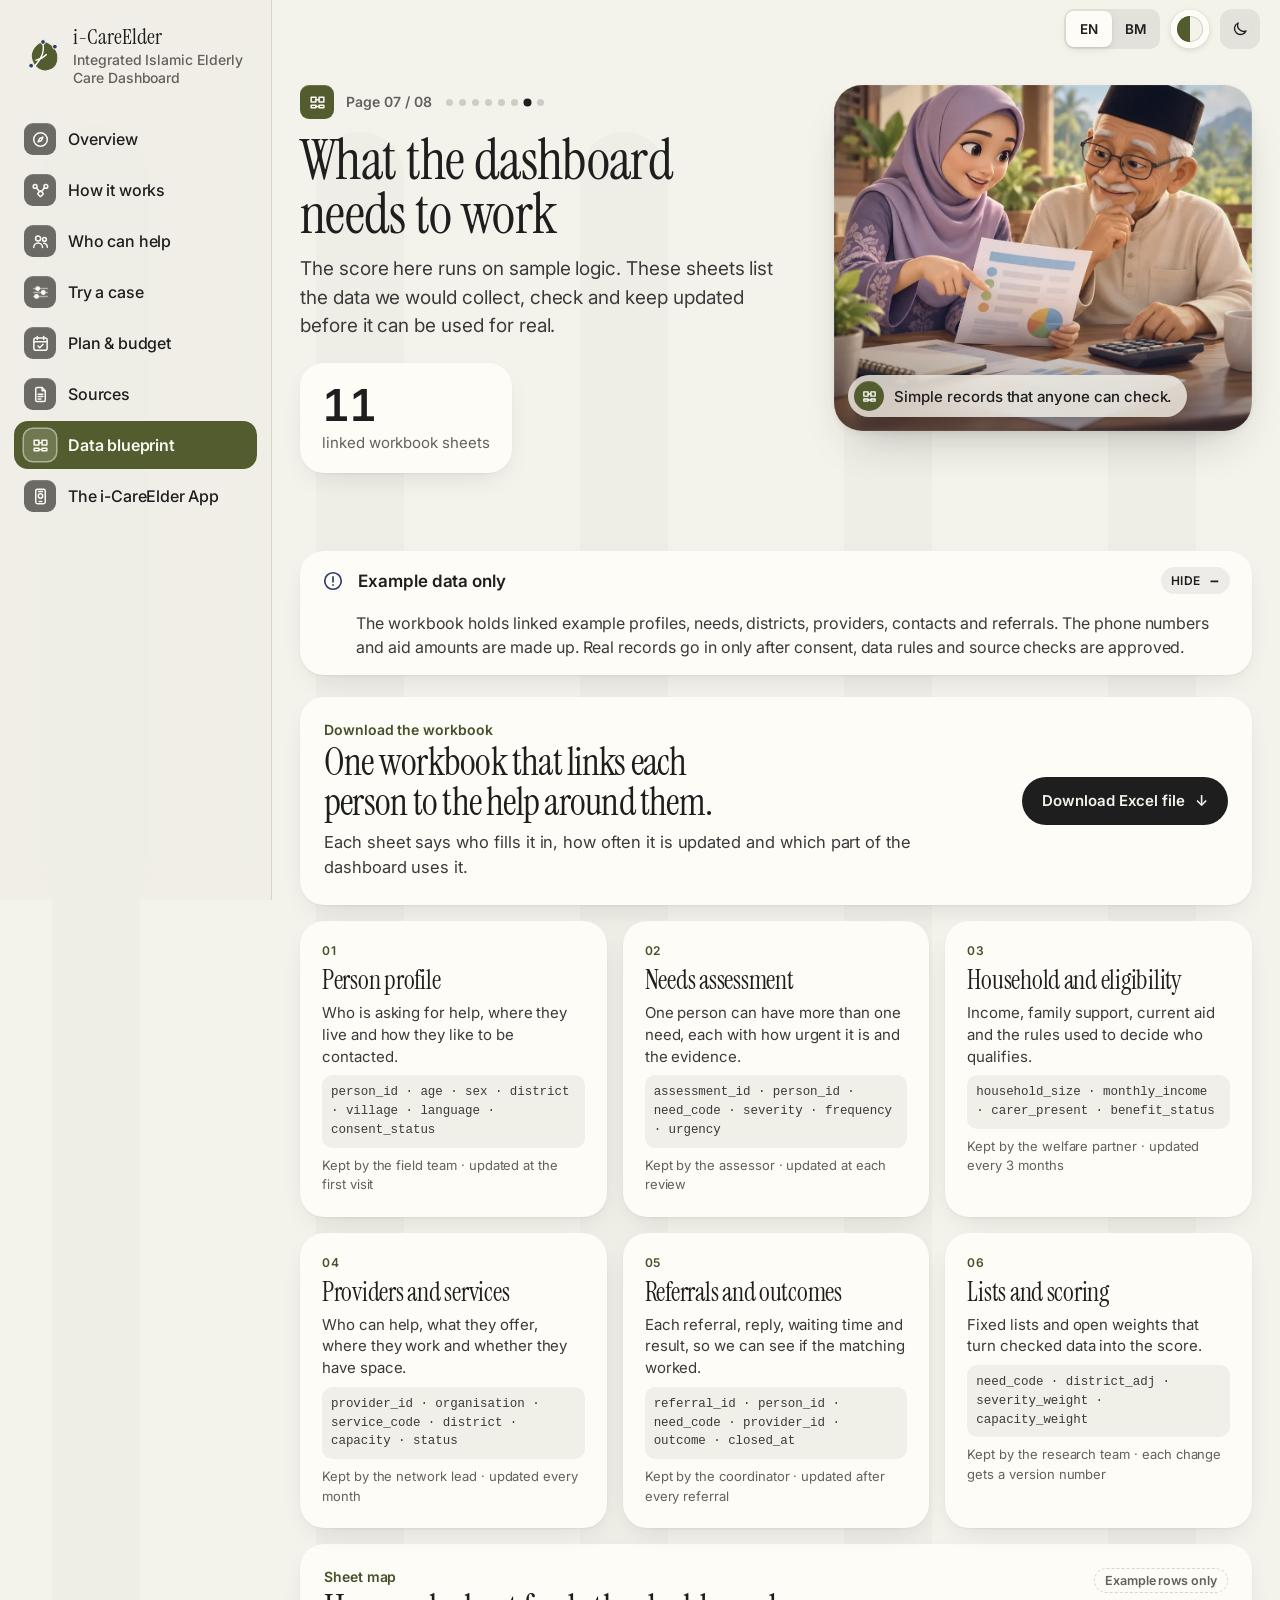
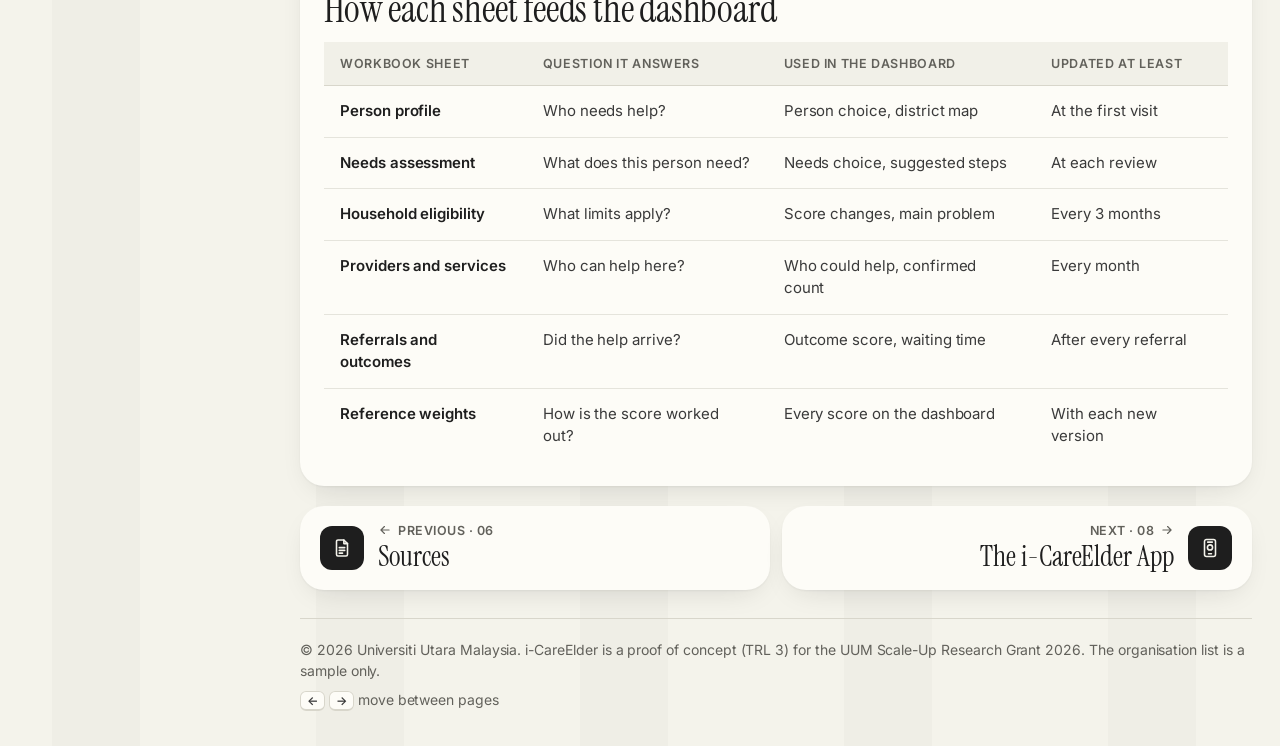
<file: data.html>
<!doctype html>
<html lang="en">
<head>
<meta charset="utf-8"><meta name="viewport" content="width=device-width,initial-scale=1,viewport-fit=cover">
<link rel="icon" href="assets/art/songket-crest.svg" type="image/svg+xml">
<title>Data blueprint · i-CareElder</title>
<meta name="description" content="The data sheets and fields the i-CareElder dashboard needs before it can be used for real.">
<script>try{var lk=localStorage.getItem('kse-look')||localStorage.getItem('kse-tc-theme');if(lk&&lk!=='padi')document.documentElement.setAttribute('data-look',lk)}catch(e){}try{var t=localStorage.getItem('kse-theme');if(t==='dark'||t==='light')document.documentElement.setAttribute('data-theme',t)}catch(e){}(function(){var P=['index','ecosystem','network','scenario','roadmap','evidence','data','app'],f=(location.pathname.split('/').pop()||'index.html').replace(/\.html$/,''),i=P.indexOf(f),d=document.documentElement;if(i<0)i=0;function go(){try{var p=parseInt(sessionStorage.getItem('kse-idx'),10);d.setAttribute('data-dir',!isNaN(p)&&i<p?'back':'forward');sessionStorage.setItem('kse-idx',i)}catch(e){}}if(document.prerendering)document.addEventListener('prerenderingchange',go,{once:true});else go()})()</script>
<link rel="preconnect" href="https://fonts.googleapis.com"><link rel="preconnect" href="https://fonts.gstatic.com" crossorigin>
<link rel="stylesheet" href="https://fonts.googleapis.com/css2?family=Instrument+Serif:ital@0;1&family=Inter:opsz,wght@14..32,400..700&display=swap">
<link rel="stylesheet" href="assets/css/kse.css?v=20261005a"><link rel="stylesheet" href="assets/css/kse-ios.css?v=20261007a"><link rel="stylesheet" href="assets/css/kse-themes.css?v=20261004c"><script src="assets/js/kse-data.js?v=20261007a"></script>
</head>
<body data-page="data"><script src="assets/js/kse-shell.js?v=20261004c"></script>
<main id="main">
  <section class="band pagehead"><div class="wrap pagehead-grid">
    <div>
      <p class="step" data-step></p>
      <h1 data-i18n="dpTitle">What the dashboard needs to work</h1>
      <p class="lede" data-i18n="dpLede">The score here runs on sample logic. These sheets list the data we would collect, check and keep updated before it can be used for real.</p>
    </div>
    <div class="headstat"><b>11</b><span data-i18n="dpStat">linked workbook sheets</span></div>
  </div></section>

  <div class="wrap"><section class="section">
    <details class="notice notice-toggle" open>
      <summary><svg viewBox="0 0 24 24" aria-hidden="true"><circle cx="12" cy="12" r="9"/><path d="M12 7.5v5.5M12 16.2v.3"/></svg><b data-i18n="dpNoticeTitle">Example data only</b><i aria-hidden="true"><span></span></i></summary>
      <div class="notice-body"><span data-i18n="dpNoticeBody">The workbook holds linked example profiles, needs, districts, providers, contacts and referrals. The phone numbers and aid amounts are made up. Real records go in only after consent, data rules and source checks are approved.</span></div>
    </details>

    <div class="data-hero">
      <div>
        <p class="label label-paddy" data-i18n="dpHeroLabel">Download the workbook</p>
        <h2 data-i18n="dpHeroTitle">One workbook that links each person to the help around them.</h2>
        <p data-i18n="dpHeroBody">Each sheet says who fills it in, how often it is updated and which part of the dashboard uses it.</p>
      </div>
      <a class="button button-gold" href="assets/data/i-careelder-data-blueprint.xlsx" download><span data-i18n="dpDownload">Download Excel file</span> <span aria-hidden="true">↓</span></a>
    </div>

    <div class="data-grid">
      <article class="card data-card"><span class="data-no">01</span><h3 data-i18n="dp1t">Person profile</h3><p data-i18n="dp1b">Who is asking for help, where they live and how they like to be contacted.</p><code>person_id · age · sex · district · village · language · consent_status</code><small data-i18n="dp1o">Kept by the field team · updated at the first visit</small></article>
      <article class="card data-card"><span class="data-no">02</span><h3 data-i18n="dp2t">Needs assessment</h3><p data-i18n="dp2b">One person can have more than one need, each with how urgent it is and the evidence.</p><code>assessment_id · person_id · need_code · severity · frequency · urgency</code><small data-i18n="dp2o">Kept by the assessor · updated at each review</small></article>
      <article class="card data-card"><span class="data-no">03</span><h3 data-i18n="dp3t">Household and eligibility</h3><p data-i18n="dp3b">Income, family support, current aid and the rules used to decide who qualifies.</p><code>household_size · monthly_income · carer_present · benefit_status</code><small data-i18n="dp3o">Kept by the welfare partner · updated every 3 months</small></article>
      <article class="card data-card"><span class="data-no">04</span><h3 data-i18n="dp4t">Providers and services</h3><p data-i18n="dp4b">Who can help, what they offer, where they work and whether they have space.</p><code>provider_id · organisation · service_code · district · capacity · status</code><small data-i18n="dp4o">Kept by the network lead · updated every month</small></article>
      <article class="card data-card"><span class="data-no">05</span><h3 data-i18n="dp5t">Referrals and outcomes</h3><p data-i18n="dp5b">Each referral, reply, waiting time and result, so we can see if the matching worked.</p><code>referral_id · person_id · need_code · provider_id · outcome · closed_at</code><small data-i18n="dp5o">Kept by the coordinator · updated after every referral</small></article>
      <article class="card data-card"><span class="data-no">06</span><h3 data-i18n="dp6t">Lists and scoring</h3><p data-i18n="dp6b">Fixed lists and open weights that turn checked data into the score.</p><code>need_code · district_adj · severity_weight · capacity_weight</code><small data-i18n="dp6o">Kept by the research team · each change gets a version number</small></article>
    </div>

    <div class="card data-table-wrap">
      <div class="data-table-head"><div><p class="label label-paddy" data-i18n="dpMapLabel">Sheet map</p><h2 data-i18n="dpMapTitle">How each sheet feeds the dashboard</h2></div><span class="demo-tag" data-i18n="dpMapTag">Example rows only</span></div>
      <div class="table-scroll"><table class="data-table">
        <thead><tr><th data-i18n="dpThSheet">Workbook sheet</th><th data-i18n="dpThQ">Question it answers</th><th data-i18n="dpThUse">Used in the dashboard</th><th data-i18n="dpThRef">Updated at least</th></tr></thead>
        <tbody>
          <tr><td data-i18n="dpSheet1">Person profile</td><td data-i18n="dpR1q">Who needs help?</td><td data-i18n="dpR1u">Person choice, district map</td><td data-i18n="dpR1r">At the first visit</td></tr>
          <tr><td data-i18n="dpSheet2">Needs assessment</td><td data-i18n="dpR2q">What does this person need?</td><td data-i18n="dpR2u">Needs choice, suggested steps</td><td data-i18n="dpR2r">At each review</td></tr>
          <tr><td data-i18n="dpSheet3">Household eligibility</td><td data-i18n="dpR3q">What limits apply?</td><td data-i18n="dpR3u">Score changes, main problem</td><td data-i18n="dpR3r">Every 3 months</td></tr>
          <tr><td data-i18n="dpSheet4">Providers and services</td><td data-i18n="dpR4q">Who can help here?</td><td data-i18n="dpR4u">Who could help, confirmed count</td><td data-i18n="dpR4r">Every month</td></tr>
          <tr><td data-i18n="dpSheet5">Referrals and outcomes</td><td data-i18n="dpR5q">Did the help arrive?</td><td data-i18n="dpR5u">Outcome score, waiting time</td><td data-i18n="dpR5r">After every referral</td></tr>
          <tr><td data-i18n="dpSheet6">Reference weights</td><td data-i18n="dpR6q">How is the score worked out?</td><td data-i18n="dpR6u">Every score on the dashboard</td><td data-i18n="dpR6r">With each new version</td></tr>
        </tbody>
      </table></div>
    </div>
  </section></div>
</main><script src="assets/vendor/lottie_light.min.js"></script><script src="assets/js/kse-lottie.js?v=20261004c"></script><script src="assets/js/kse-viz.js?v=20261004e"></script><script src="assets/js/kse-pages.js?v=20261007a"></script>
</body></html>
</file>
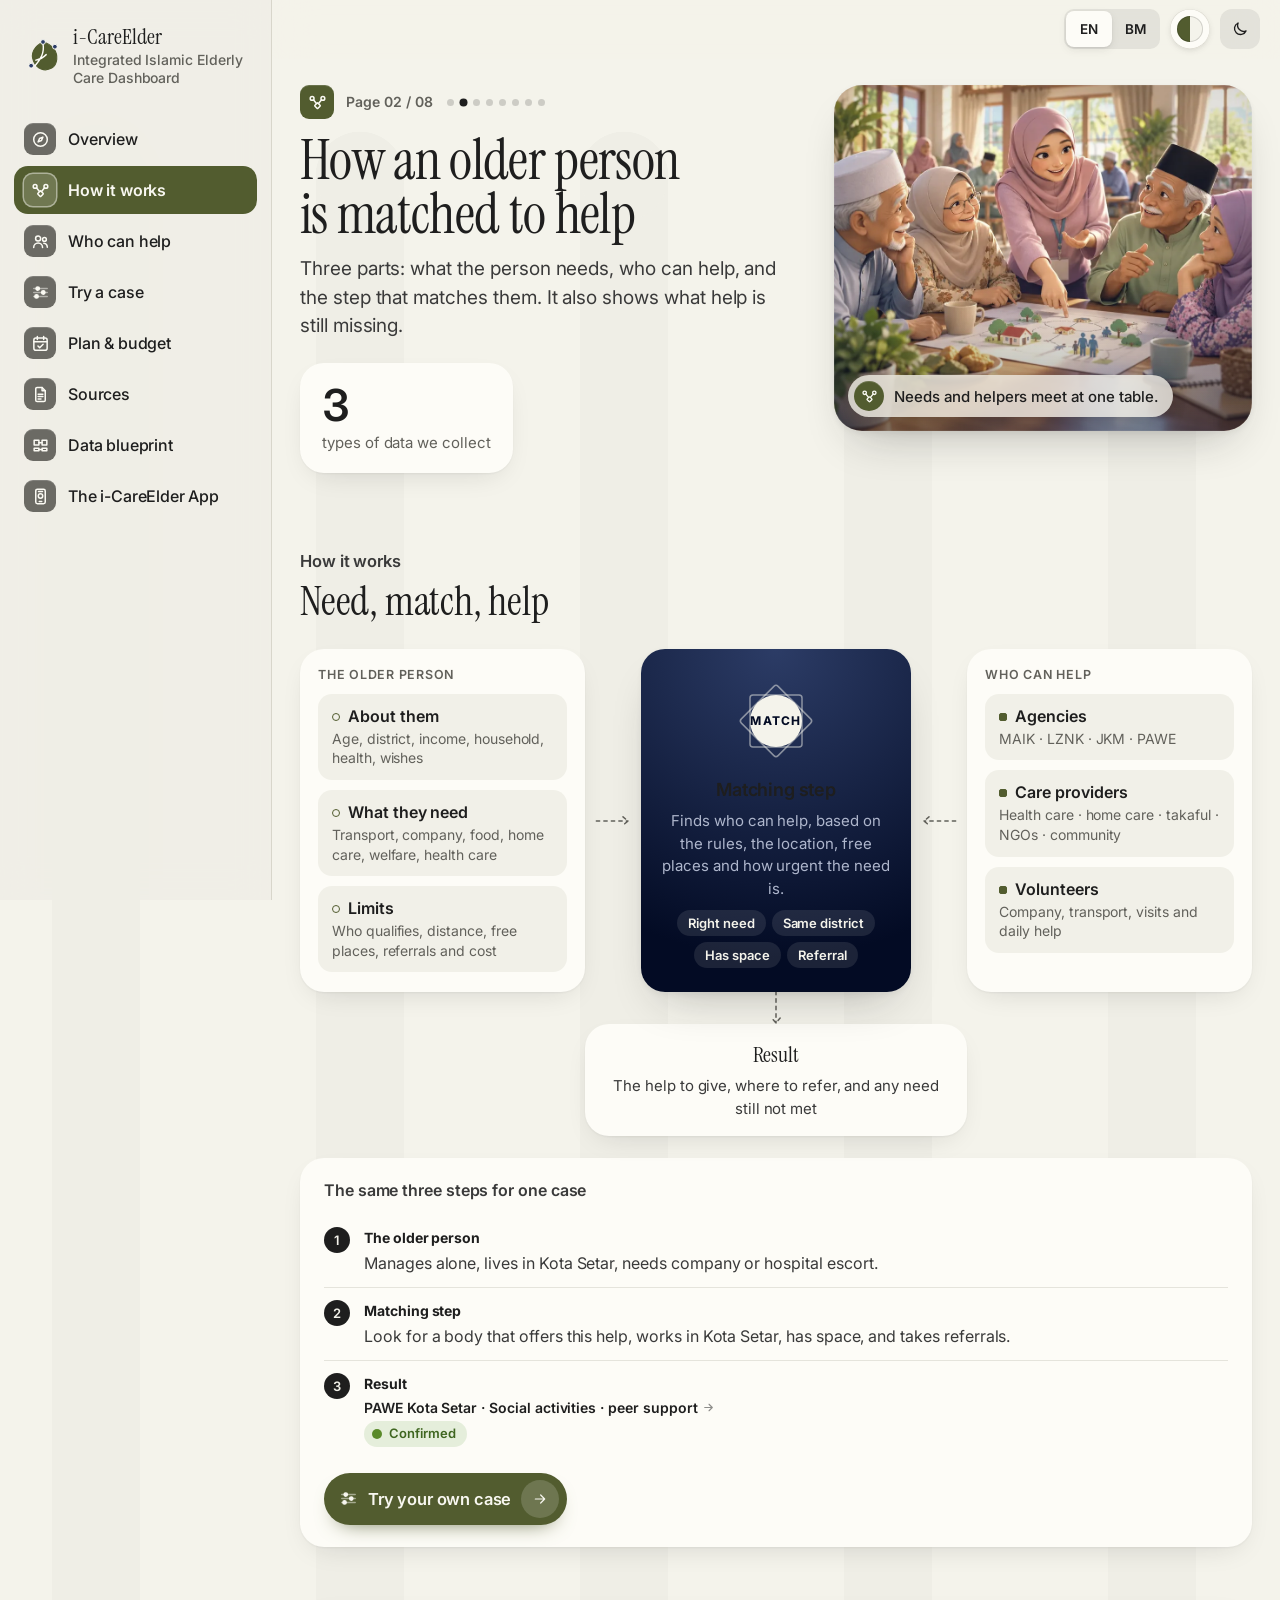
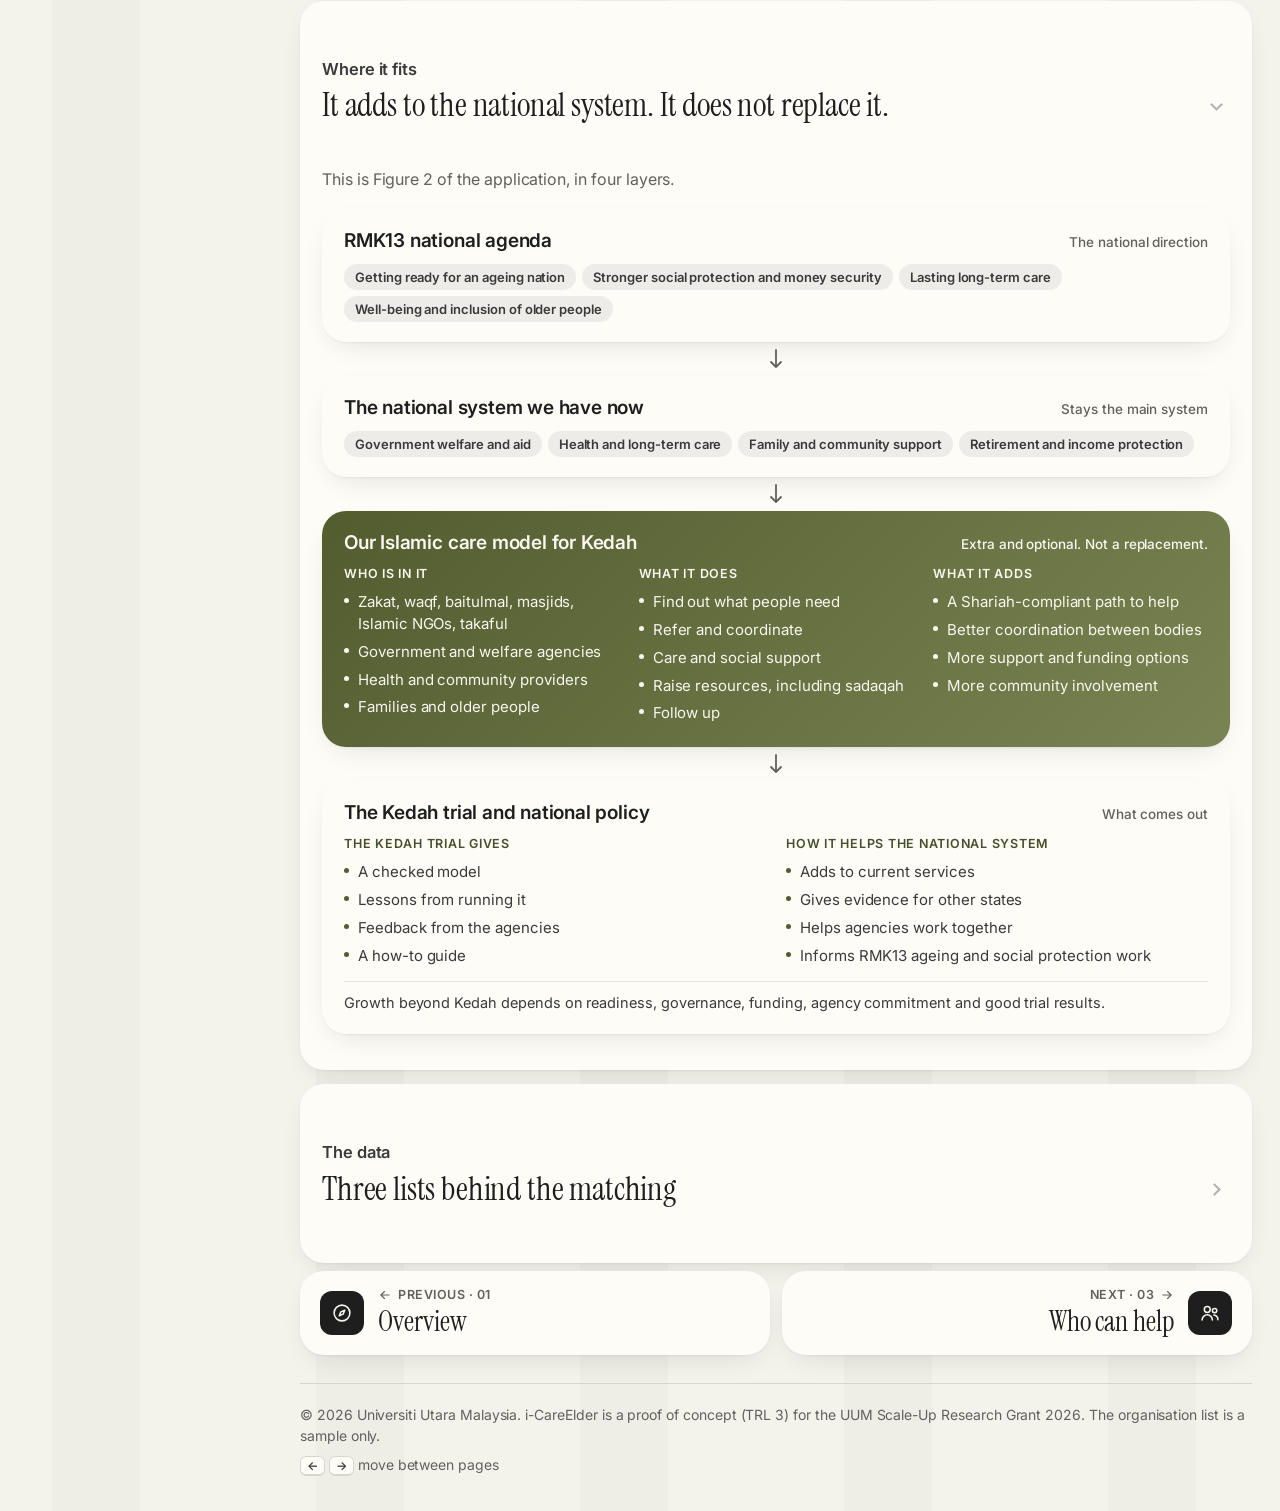
<file: ecosystem.html>
<!doctype html>
<html lang="en">
<head>
<meta charset="utf-8">
<meta name="viewport" content="width=device-width,initial-scale=1,viewport-fit=cover">
<link rel="icon" href="assets/art/songket-crest.svg" type="image/svg+xml">
<title>How It Works · i-CareElder</title>
<meta name="description" content="How an older person's needs are matched to help, and the three lists of data behind it.">
<script>try{var lk=localStorage.getItem('kse-look')||localStorage.getItem('kse-tc-theme');if(lk&&lk!=='padi')document.documentElement.setAttribute('data-look',lk)}catch(e){}try{var t=localStorage.getItem('kse-theme');if(t==='dark'||t==='light')document.documentElement.setAttribute('data-theme',t)}catch(e){}(function(){var P=['index','ecosystem','network','scenario','roadmap','evidence','data','app'],f=(location.pathname.split('/').pop()||'index.html').replace(/\.html$/,''),i=P.indexOf(f),d=document.documentElement;if(i<0)i=0;function go(){try{var p=parseInt(sessionStorage.getItem('kse-idx'),10);d.setAttribute('data-dir',!isNaN(p)&&i<p?'back':'forward');sessionStorage.setItem('kse-idx',i)}catch(e){}}if(document.prerendering)document.addEventListener('prerenderingchange',go,{once:true});else go()})()</script>
<link rel="preconnect" href="https://fonts.googleapis.com">
<link rel="preconnect" href="https://fonts.gstatic.com" crossorigin>
<link rel="stylesheet" href="https://fonts.googleapis.com/css2?family=Instrument+Serif:ital@0;1&family=Inter:opsz,wght@14..32,400..700&display=swap">
<link rel="stylesheet" href="assets/css/kse.css?v=20261005a"><link rel="stylesheet" href="assets/css/kse-ios.css?v=20261007a"><link rel="stylesheet" href="assets/css/kse-themes.css?v=20261004c">
<script src="assets/js/kse-data.js?v=20261007a"></script>
</head>
<body data-page="ecosystem">
<script src="assets/js/kse-shell.js?v=20261004c"></script>

<main id="main">
  <section class="band pagehead">
    <div class="wrap pagehead-grid">
      <div>
        <p class="step" data-step></p>
        <h1 data-i18n="ecoTitle">How an older person is matched to help</h1>
        <p class="lede" data-i18n="ecoSub">Three parts: what the person needs, who can help, and the step that matches them. It also shows what help is still missing.</p>
      </div>
      <div class="headstat"><b data-count="3">3</b><span data-i18n="ecoStat">types of data we collect</span></div>
    </div>
  </section>

  <div class="wrap">
    <section class="section">
      <div class="shead">
        <div><p class="eyebrow" data-i18n="flowEyebrow">How it works</p><h2 data-i18n="flowTitle">Need, match, help</h2></div>
      </div>
      <div class="flow">
        <div class="lane">
          <p class="lane-h" data-i18n="demand">The older person</p>
          <div class="enode"><strong data-i18n="profile">About them</strong><small data-i18n="profileSub">Age, district, income, household, health, wishes</small></div>
          <div class="enode"><strong data-i18n="needs">What they need</strong><small data-i18n="needsSub">Transport, company, food, home care, welfare, health care</small></div>
          <div class="enode"><strong data-i18n="context">Limits</strong><small data-i18n="contextSub">Who qualifies, distance, free places, referrals and cost</small></div>
        </div>
        <div class="arrow a0" aria-hidden="true"><svg viewBox="0 0 48 16"><path d="M4 8h38M36 3l6 5-6 5"/></svg></div>
        <div class="arrow a1" aria-hidden="true"><svg viewBox="0 0 48 16"><path d="M4 8h38M36 3l6 5-6 5"/></svg></div>
        <div class="engine" tabindex="0" role="button" aria-expanded="false" aria-describedby="engineHelp">
          <div class="engine-mark" aria-hidden="true">
            <svg viewBox="0 0 96 96"><rect class="sq" x="22" y="22" width="52" height="52" rx="3"/><rect class="sq" x="22" y="22" width="52" height="52" rx="3" transform="rotate(45 48 48)"/><circle class="ctr" cx="48" cy="48" r="26"/></svg>
            <span data-i18n="engineCircle">MATCH</span>
          </div>
          <h3 data-i18n="engineTitle">Matching step</h3>
          <p data-i18n="engineBody">Finds who can help, based on the rules, the location, free places and how urgent the need is.</p>
          <ul class="chips"><li data-i18n="chipNeed">Right need</li><li data-i18n="chipDistrict">Same district</li><li data-i18n="chipCapacity">Has space</li><li data-i18n="chipReferral">Referral</li></ul>
          <div class="engine-popover" id="engineHelp" role="tooltip"><b data-i18n="engineTipTitle">What this box does</b><span data-i18n="engineTipBody">It turns a person's needs into a short list of who can help, and why.</span></div>
        </div>
        <div class="arrow a2" aria-hidden="true"><svg viewBox="0 0 48 16"><path d="M44 8H6M12 3 6 8l6 5"/></svg></div>
        <div class="lane lane-supply">
          <p class="lane-h" data-i18n="supply">Who can help</p>
          <div class="enode"><strong data-i18n="institutions">Agencies</strong><small>MAIK · LZNK · JKM · PAWE</small></div>
          <div class="enode"><strong data-i18n="providers">Care providers</strong><small data-i18n="providersSub">Health care · home care · takaful · NGOs · community</small></div>
          <div class="enode"><strong data-i18n="volunteers">Volunteers</strong><small data-i18n="volunteersSub">Company, transport, visits and daily help</small></div>
        </div>
        <div class="arrow a3" aria-hidden="true"><svg viewBox="0 0 48 16"><path d="M4 8h38M36 3l6 5-6 5"/></svg></div>
        <div class="result"><strong data-i18n="pathway">Result</strong><small data-i18n="pathwaySub">The help to give, where to refer, and any need still not met</small></div>
      </div>

      <div class="worked">
        <p class="label label-paddy" data-i18n="workedLabel">The same three steps for one case</p>
        <ol id="worked"></ol>
        <a class="btn btn-paddy" href="scenario.html"><span class="btn-ai" data-icon="scenario"></span><span data-i18n="workedGo">Try your own case</span><span class="btn-ic"><svg viewBox="0 0 24 24" aria-hidden="true"><path d="M5 12h13M13 6l6 6-6 6"/></svg></span></a>
      </div>
    </section>

    <details class="section page-drawer" open>
      <summary class="shead page-drawer-summary">
        <div><p class="eyebrow" data-i18n="fitEyebrow">Where it fits</p><h2 data-i18n="fitTitle">It adds to the national system. It does not replace it.</h2></div>
        <span class="page-drawer-toggle" aria-hidden="true"><b></b><i></i></span>
      </summary>
      <div class="page-drawer-body">
        <p class="page-drawer-note" data-i18n="fitSub">This is Figure 2 of the application, in four layers.</p>
        <div class="fit" id="fit"></div>
      </div>
    </details>
  </div>

  <div class="tint">
    <div class="wrap">
      <details class="section page-drawer">
        <summary class="shead page-drawer-summary">
          <div><p class="eyebrow" data-i18n="dataEyebrow">The data</p><h2 data-i18n="dataTitle">Three lists behind the matching</h2></div>
          <span class="page-drawer-toggle" aria-hidden="true"><b></b><i></i></span>
        </summary>
        <div class="page-drawer-body">
          <p class="page-drawer-note" data-i18n="dataSub">These lists hold everything the matching step needs. In Phase 1 we fill them with checked data.</p>
          <div class="schema" id="schema"></div>
          <p class="footnote" data-i18n="dataNote">These are sample records. Anything still to check, or only an example, is clearly marked.</p>
        </div>
      </details>
    </div>
  </div>
</main>

<script src="assets/vendor/lottie_light.min.js"></script><script src="assets/js/kse-lottie.js?v=20261004c"></script><script src="assets/js/kse-viz.js?v=20261004e"></script>
<script src="assets/js/kse-pages.js?v=20261007a"></script>
</body>
</html>
</file>
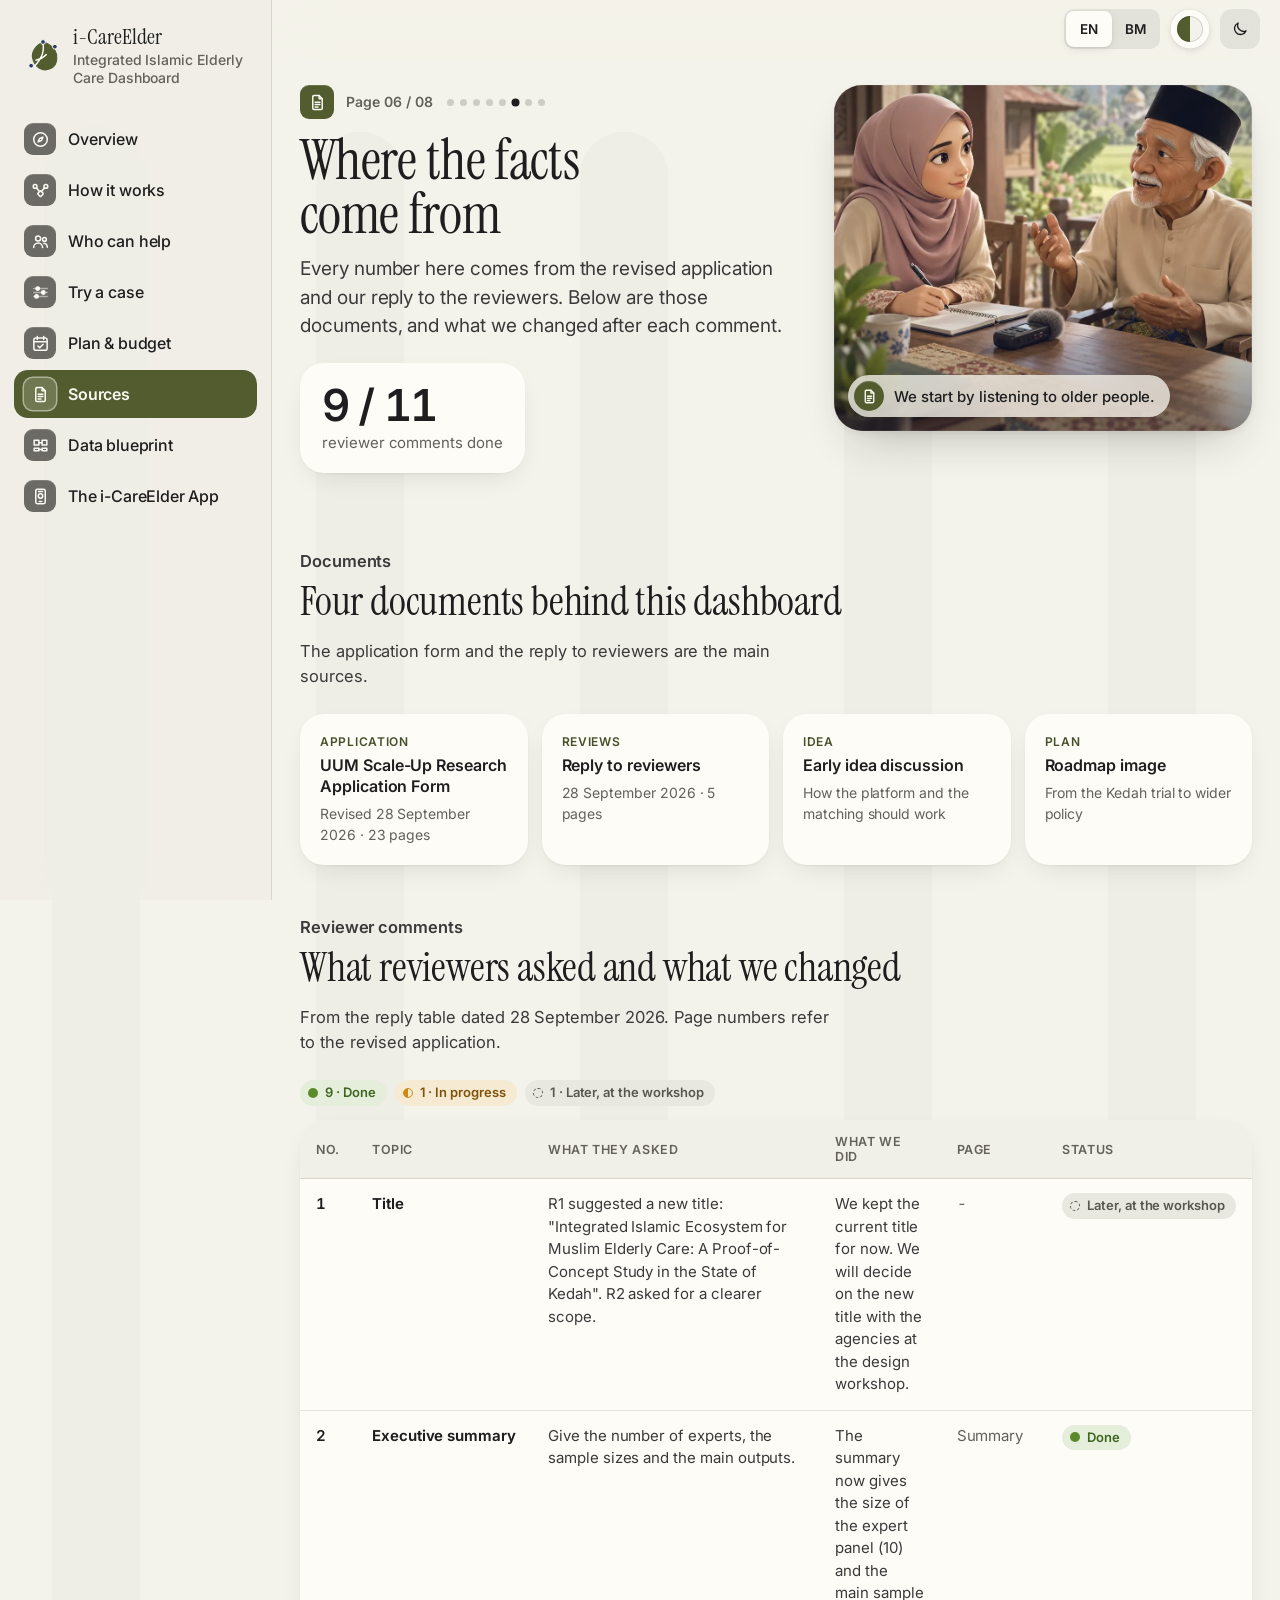
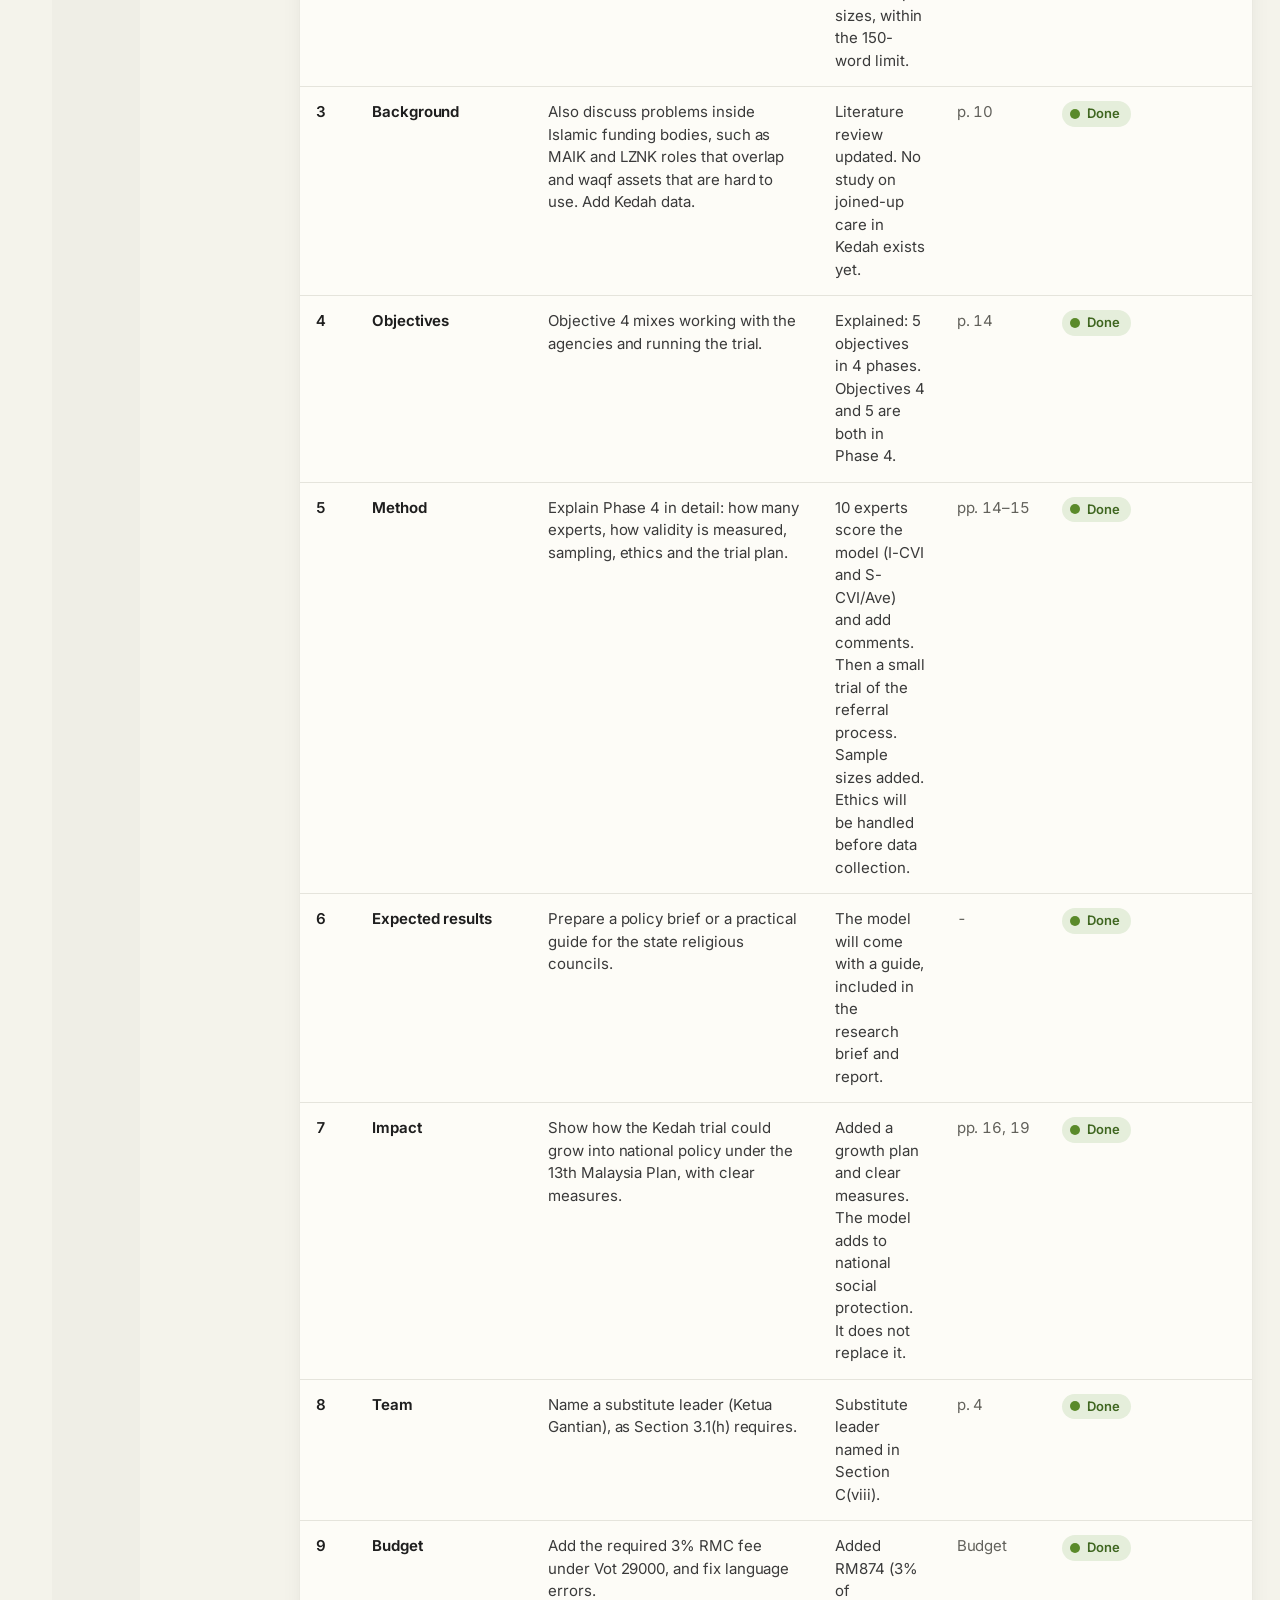
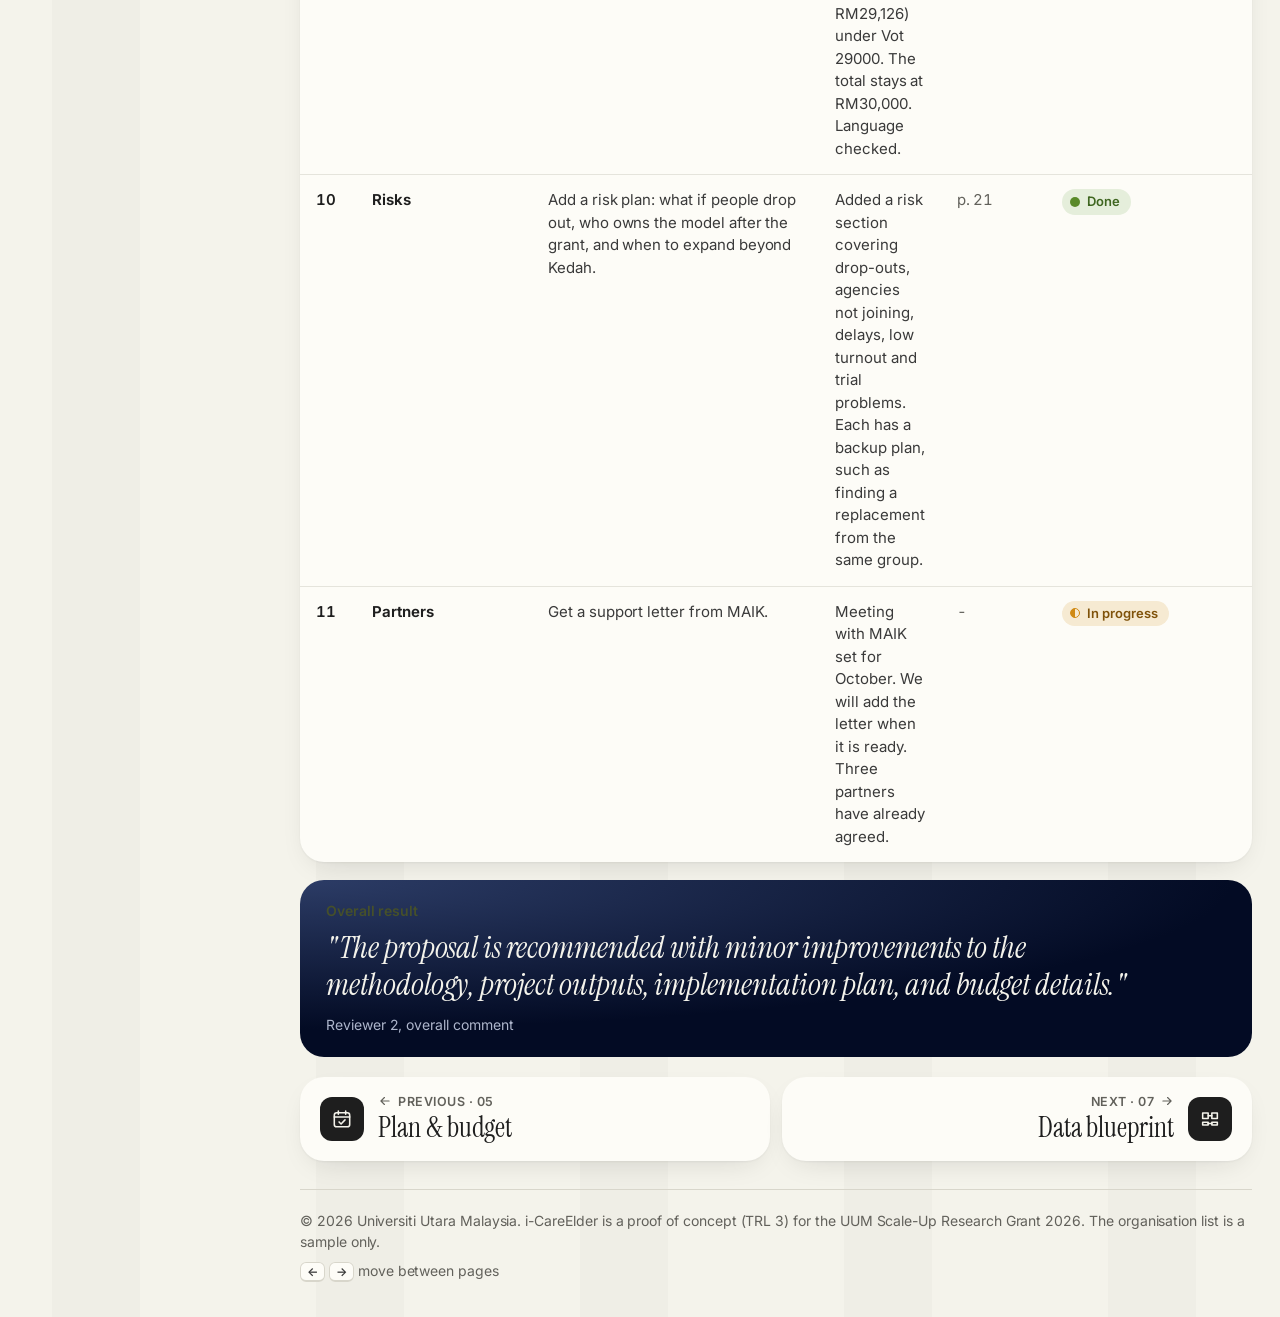
<file: evidence.html>
<!doctype html>
<html lang="en">
<head>
<meta charset="utf-8">
<meta name="viewport" content="width=device-width,initial-scale=1,viewport-fit=cover">
<link rel="icon" href="assets/art/songket-crest.svg" type="image/svg+xml">
<title>Sources · i-CareElder</title>
<meta name="description" content="The documents behind this dashboard, and what reviewers asked and what we changed.">
<script>try{var lk=localStorage.getItem('kse-look')||localStorage.getItem('kse-tc-theme');if(lk&&lk!=='padi')document.documentElement.setAttribute('data-look',lk)}catch(e){}try{var t=localStorage.getItem('kse-theme');if(t==='dark'||t==='light')document.documentElement.setAttribute('data-theme',t)}catch(e){}(function(){var P=['index','ecosystem','network','scenario','roadmap','evidence','data','app'],f=(location.pathname.split('/').pop()||'index.html').replace(/\.html$/,''),i=P.indexOf(f),d=document.documentElement;if(i<0)i=0;function go(){try{var p=parseInt(sessionStorage.getItem('kse-idx'),10);d.setAttribute('data-dir',!isNaN(p)&&i<p?'back':'forward');sessionStorage.setItem('kse-idx',i)}catch(e){}}if(document.prerendering)document.addEventListener('prerenderingchange',go,{once:true});else go()})()</script>
<link rel="preconnect" href="https://fonts.googleapis.com">
<link rel="preconnect" href="https://fonts.gstatic.com" crossorigin>
<link rel="stylesheet" href="https://fonts.googleapis.com/css2?family=Instrument+Serif:ital@0;1&family=Inter:opsz,wght@14..32,400..700&display=swap">
<link rel="stylesheet" href="assets/css/kse.css?v=20261005a"><link rel="stylesheet" href="assets/css/kse-ios.css?v=20261007a"><link rel="stylesheet" href="assets/css/kse-themes.css?v=20261004c">
<script src="assets/js/kse-data.js?v=20261007a"></script>
</head>
<body data-page="evidence">
<script src="assets/js/kse-shell.js?v=20261004c"></script>

<main id="main">
  <section class="band pagehead">
    <div class="wrap pagehead-grid">
      <div>
        <p class="step" data-step></p>
        <h1 data-i18n="evTitle">Where the facts come from</h1>
        <p class="lede" data-i18n="evLede">Every number here comes from the revised application and our reply to the reviewers. Below are those documents, and what we changed after each comment.</p>
      </div>
      <div class="headstat"><b>9 / 11</b><span data-i18n="evStat">reviewer comments done</span></div>
    </div>
  </section>

  <div class="wrap">
    <section class="section">
      <div class="shead">
        <div><p class="eyebrow" data-i18n="srcEyebrow">Documents</p><h2 data-i18n="srcTitle">Four documents behind this dashboard</h2></div>
        <p data-i18n="srcSub">The application form and the reply to reviewers are the main sources.</p>
      </div>
      <div class="sources">
        <div class="source"><span class="kind" data-i18n="kindForm">Application</span><b>UUM Scale-Up Research Application Form</b><span data-i18n="src1d">Revised 28 September 2026 · 23 pages</span></div>
        <div class="source"><span class="kind" data-i18n="kindReview">Reviews</span><b data-i18n="src2">Reply to reviewers</b><span data-i18n="src2d">28 September 2026 · 5 pages</span></div>
        <div class="source"><span class="kind" data-i18n="kindConcept">Idea</span><b data-i18n="src3">Early idea discussion</b><span data-i18n="src3d">How the platform and the matching should work</span></div>
        <div class="source"><span class="kind" data-i18n="kindRoadmap">Plan</span><b data-i18n="src4">Roadmap image</b><span data-i18n="src4d">From the Kedah trial to wider policy</span></div>
      </div>
    </section>
  </div>

  <div class="tint">
    <div class="wrap">
      <section class="section">
        <div class="shead">
          <div><p class="eyebrow" data-i18n="revEyebrow">Reviewer comments</p><h2 data-i18n="revTitle">What reviewers asked and what we changed</h2></div>
          <p data-i18n="revSub">From the reply table dated 28 September 2026. Page numbers refer to the revised application.</p>
        </div>
        <div class="review-summary" id="revSummary"></div>
        <div class="card table-card">
          <div class="table-scroll">
            <table class="data-table review-table">
              <thead><tr><th data-i18n="thNo">No.</th><th data-i18n="thArea">Topic</th><th data-i18n="thAsked">What they asked</th><th data-i18n="thDone">What we did</th><th data-i18n="thWhere">Page</th><th data-i18n="thState">Status</th></tr></thead>
              <tbody id="reviews"></tbody>
            </table>
          </div>
        </div>
        <div class="verdict">
          <p class="label label-paddy" data-i18n="verdictTag">Overall result</p>
          <blockquote data-i18n="verdictQuote">"The proposal is recommended with minor improvements to the methodology, project outputs, implementation plan, and budget details."</blockquote>
          <cite data-i18n="verdictCite">Reviewer 2, overall comment</cite>
        </div>
      </section>
    </div>
  </div>
</main>

<script src="assets/vendor/lottie_light.min.js"></script><script src="assets/js/kse-lottie.js?v=20261004c"></script><script src="assets/js/kse-viz.js?v=20261004e"></script>
<script src="assets/js/kse-pages.js?v=20261007a"></script>
</body>
</html>
</file>
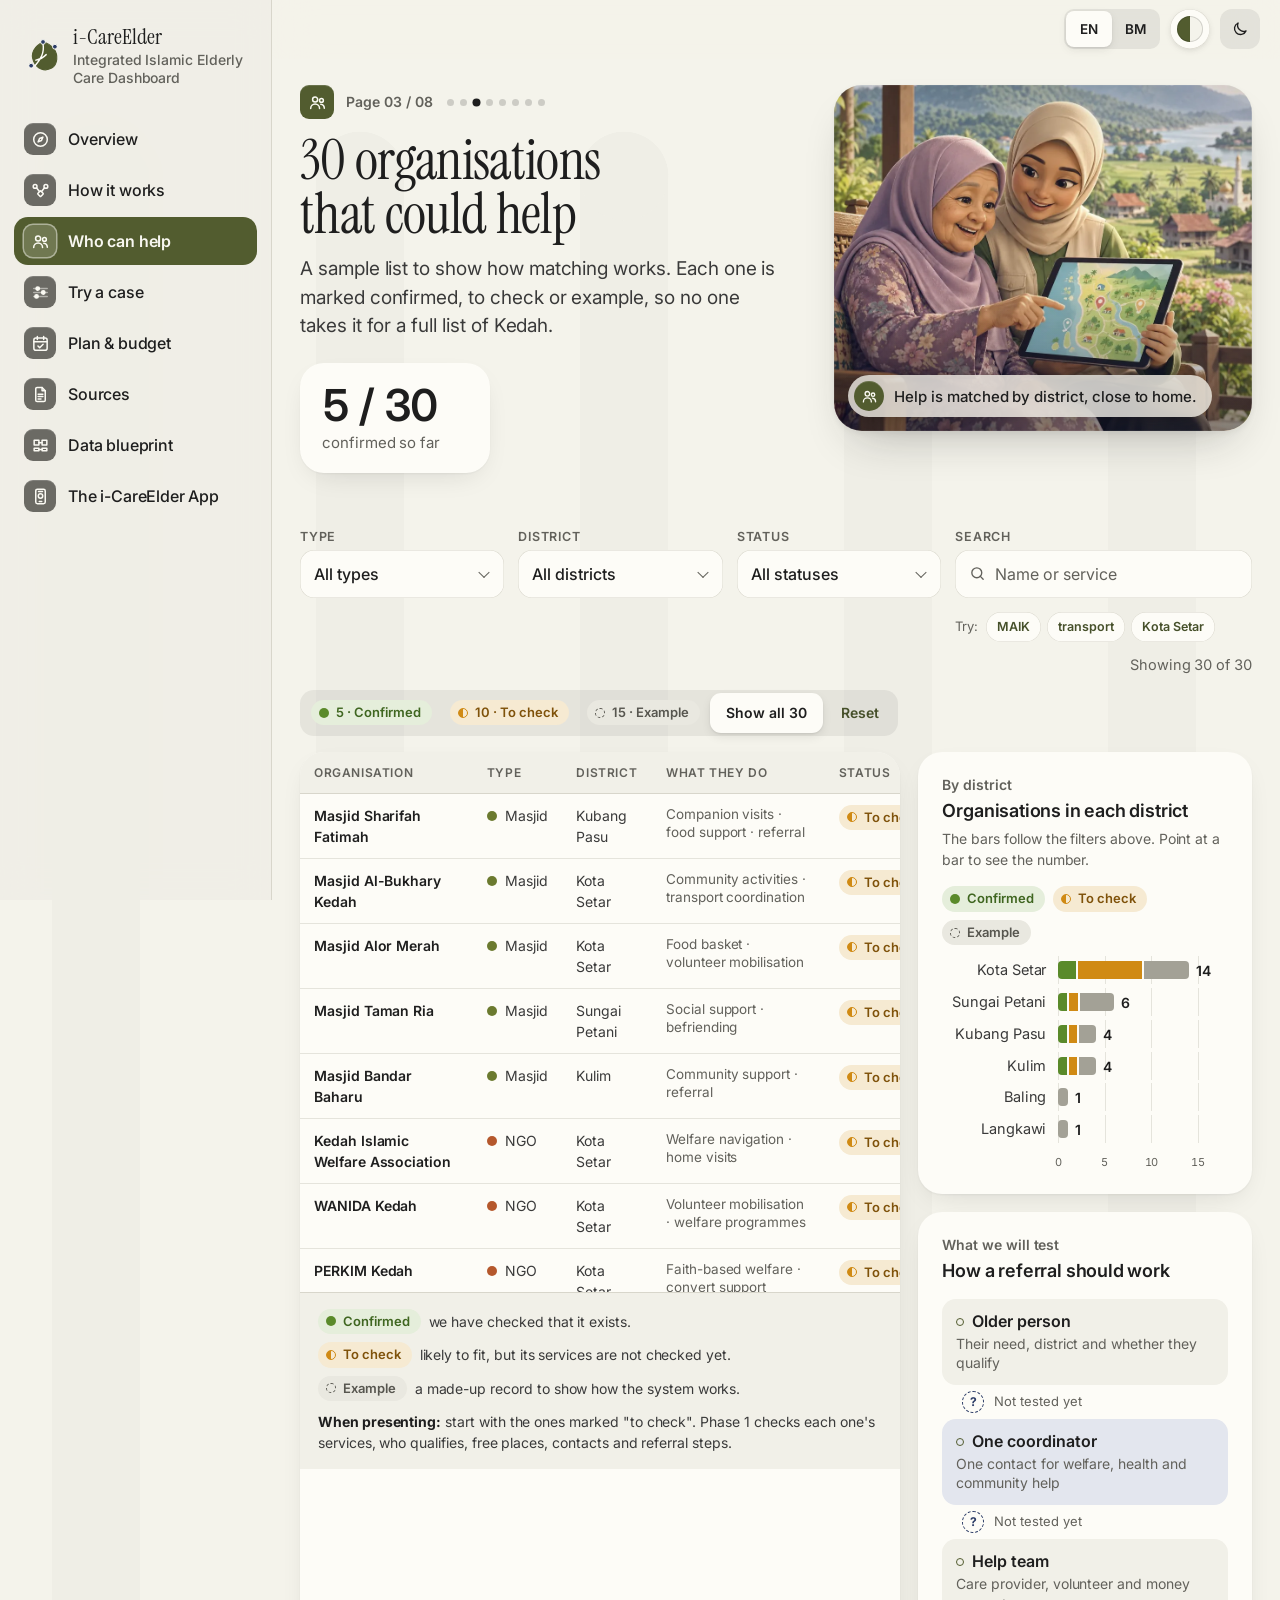
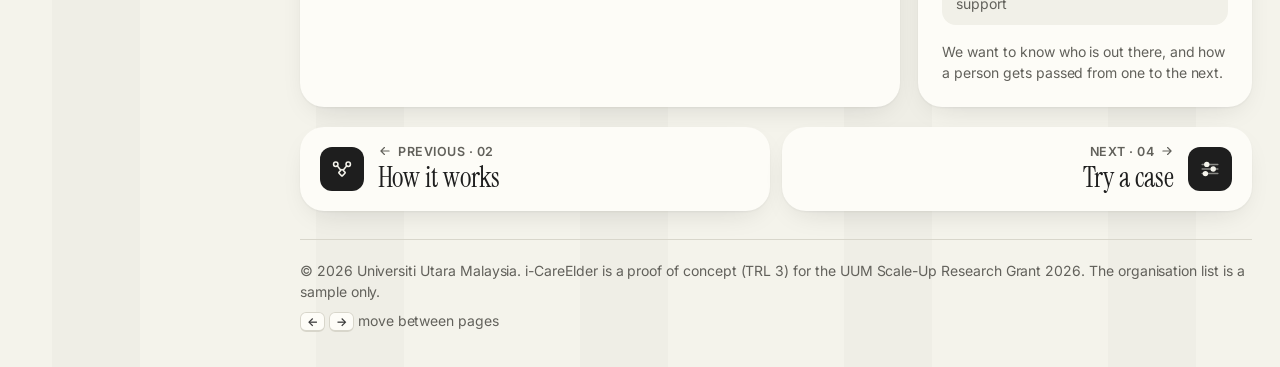
<file: network.html>
<!doctype html>
<html lang="en">
<head>
<meta charset="utf-8">
<meta name="viewport" content="width=device-width,initial-scale=1,viewport-fit=cover">
<link rel="icon" href="assets/art/songket-crest.svg" type="image/svg+xml">
<title>Who Can Help · i-CareElder</title>
<meta name="description" content="A sample list of 30 organisations in Kedah, by type, district and whether they are confirmed.">
<script>try{var lk=localStorage.getItem('kse-look')||localStorage.getItem('kse-tc-theme');if(lk&&lk!=='padi')document.documentElement.setAttribute('data-look',lk)}catch(e){}try{var t=localStorage.getItem('kse-theme');if(t==='dark'||t==='light')document.documentElement.setAttribute('data-theme',t)}catch(e){}(function(){var P=['index','ecosystem','network','scenario','roadmap','evidence','data','app'],f=(location.pathname.split('/').pop()||'index.html').replace(/\.html$/,''),i=P.indexOf(f),d=document.documentElement;if(i<0)i=0;function go(){try{var p=parseInt(sessionStorage.getItem('kse-idx'),10);d.setAttribute('data-dir',!isNaN(p)&&i<p?'back':'forward');sessionStorage.setItem('kse-idx',i)}catch(e){}}if(document.prerendering)document.addEventListener('prerenderingchange',go,{once:true});else go()})()</script>
<link rel="preconnect" href="https://fonts.googleapis.com">
<link rel="preconnect" href="https://fonts.gstatic.com" crossorigin>
<link rel="stylesheet" href="https://fonts.googleapis.com/css2?family=Instrument+Serif:ital@0;1&family=Inter:opsz,wght@14..32,400..700&display=swap">
<link rel="stylesheet" href="assets/css/kse.css?v=20261005a"><link rel="stylesheet" href="assets/css/kse-ios.css?v=20261007a"><link rel="stylesheet" href="assets/css/kse-themes.css?v=20261004c">
<script src="assets/js/kse-data.js?v=20261007a"></script>
</head>
<body data-page="network">
<script src="assets/js/kse-shell.js?v=20261004c"></script>

<main id="main">
  <section class="band pagehead">
    <div class="wrap pagehead-grid">
      <div>
        <p class="step" data-step></p>
        <h1 data-i18n="netTitle">30 organisations that could help</h1>
        <p class="lede" data-i18n="netSub">A sample list to show how matching works. Each one is marked confirmed, to check or example, so no one takes it for a full list of Kedah.</p>
      </div>
      <div class="headstat"><b>5 / 30</b><span data-i18n="netStat">confirmed so far</span></div>
    </div>
  </section>

  <div class="wrap">
    <section class="section">
      <div class="filters">
        <div class="field"><label for="typeFilter" data-i18n="fType">Type</label>
          <div class="select"><select id="typeFilter">
            <option value="all" data-i18n="optAllTypes">All types</option>
            <option value="Institution" data-i18n="optInst">Agencies</option>
            <option value="NGO" data-i18n="optNGO">NGOs</option>
            <option value="Mosque" data-i18n="optMosque">Masjids</option>
            <option value="Provider" data-i18n="optProvider">Care providers</option>
            <option value="Volunteer" data-i18n="optVolunteer">Volunteer groups</option>
          </select></div></div>
        <div class="field"><label for="districtFilter" data-i18n="fDistrict">District</label>
          <div class="select"><select id="districtFilter">
            <option value="all" data-i18n="optAllDistricts">All districts</option>
            <option value="Kota Setar">Kota Setar</option>
            <option value="Sungai Petani">Sungai Petani</option>
            <option value="Kubang Pasu">Kubang Pasu</option>
            <option value="Kulim">Kulim</option>
            <option value="Baling">Baling</option>
            <option value="Langkawi">Langkawi</option>
          </select></div></div>
        <div class="field"><label for="statusFilter" data-i18n="fStatus">Status</label>
          <div class="select"><select id="statusFilter">
            <option value="all" data-i18n="optAllStatus">All statuses</option>
            <option value="Verified" data-i18n="optVerified">Confirmed</option>
            <option value="Candidate" data-i18n="optCandidate">To check</option>
            <option value="Demo" data-i18n="optDemo">Example</option>
          </select></div></div>
        <div class="field field-search"><label for="search" data-i18n="fSearch">Search</label>
          <div class="input-search">
            <svg viewBox="0 0 24 24" aria-hidden="true"><circle cx="11" cy="11" r="7"/><path d="M20 20l-4.3-4.3"/></svg>
            <input id="search" type="search" list="networkSearchHints" autocomplete="off" placeholder="Name or service">
          </div>
          <datalist id="networkSearchHints"><option value="MAIK"><option value="transport"><option value="Kota Setar"><option value="home care"><option value="masjid"></datalist>
          <div class="search-suggestions" aria-label="Search examples"><span data-i18n="tryLabel">Try:</span><button type="button" data-search-example="MAIK">MAIK</button><button type="button" data-search-example="transport">transport</button><button type="button" data-search-example="Kota Setar">Kota Setar</button></div>
        </div>
        <p class="count" id="recordCount" aria-live="polite"></p>
      </div>

      <ul class="statusbar" id="statusBar"></ul>

      <div class="net">
        <div class="card table-card">
          <div class="table-scroll">
            <table class="data-table">
              <thead><tr>
                <th><button type="button" class="sort" data-sort="name"><span data-i18n="thOrg">Organisation</span></button></th>
                <th><button type="button" class="sort" data-sort="type"><span data-i18n="thType">Type</span></button></th>
                <th><button type="button" class="sort" data-sort="district"><span data-i18n="thDistrict">District</span></button></th>
                <th><span data-i18n="thCap">What they do</span></th>
                <th><button type="button" class="sort" data-sort="status"><span data-i18n="thStatus">Status</span></button></th>
              </tr></thead>
              <tbody id="records"></tbody>
            </table>
          </div>
          <div class="table-foot">
            <ul class="keys" id="statusKeys"></ul>
            <p class="tip-line"><b data-i18n="pitchTipLabel">When presenting:</b> <span data-i18n="pitchTip">start with the ones marked "to check". Phase 1 checks each one's services, who qualifies, free places, contacts and referral steps.</span></p>
          </div>
        </div>

        <div class="net-side">
          <div class="card">
            <div class="card-head">
              <p class="label label-paddy" data-i18n="chartTag">By district</p>
              <h2 class="as-h3" data-i18n="chartTitle">Organisations in each district</h2>
              <p data-i18n="chartNote">The bars follow the filters above. Point at a bar to see the number.</p>
            </div>
            <div class="dlegend" id="dLegend"></div>
            <div class="dchart" id="districtChart"></div>
          </div>
          <div class="card">
            <div class="card-head">
              <p class="label" data-i18n="chainTag">What we will test</p>
              <h2 class="as-h3" data-i18n="chainTitle">How a referral should work</h2>
            </div>
            <div class="chain">
              <div class="enode"><strong data-i18n="chain1">Older person</strong><small data-i18n="chain1s">Their need, district and whether they qualify</small></div>
              <div class="chain-link"><i aria-hidden="true">?</i><span data-i18n="chainLink">Not tested yet</span></div>
              <div class="enode coord"><strong data-i18n="chain2">One coordinator</strong><small data-i18n="chain2s">One contact for welfare, health and community help</small></div>
              <div class="chain-link"><i aria-hidden="true">?</i><span data-i18n="chainLink">Not tested yet</span></div>
              <div class="enode"><strong data-i18n="chain3">Help team</strong><small data-i18n="chain3s">Care provider, volunteer and money support</small></div>
            </div>
            <p class="footnote" data-i18n="chainNote">We want to know who is out there, and how a person gets passed from one to the next.</p>
          </div>
        </div>
      </div>
    </section>
  </div>
</main>

<script src="assets/vendor/lottie_light.min.js"></script><script src="assets/js/kse-lottie.js?v=20261004c"></script><script src="assets/js/kse-viz.js?v=20261004e"></script>
<script src="assets/js/kse-pages.js?v=20261007a"></script>
</body>
</html>
</file>
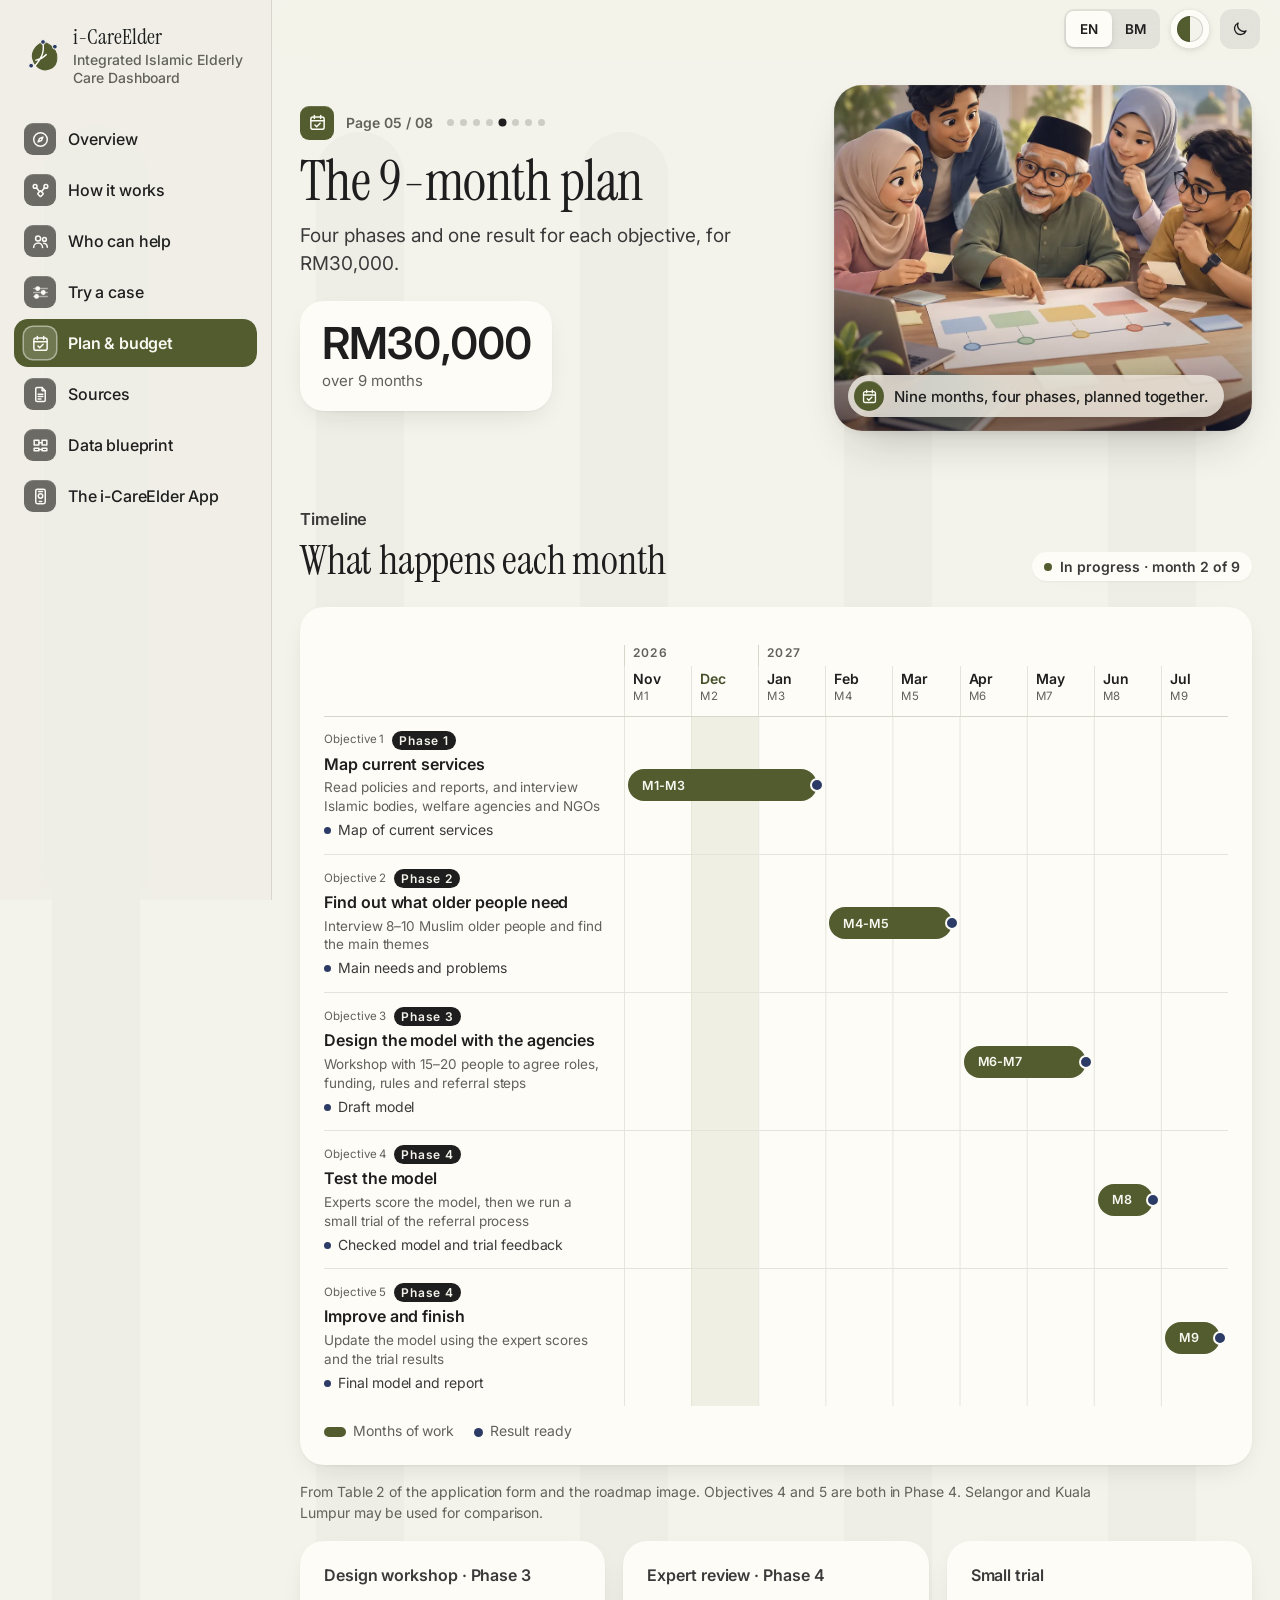
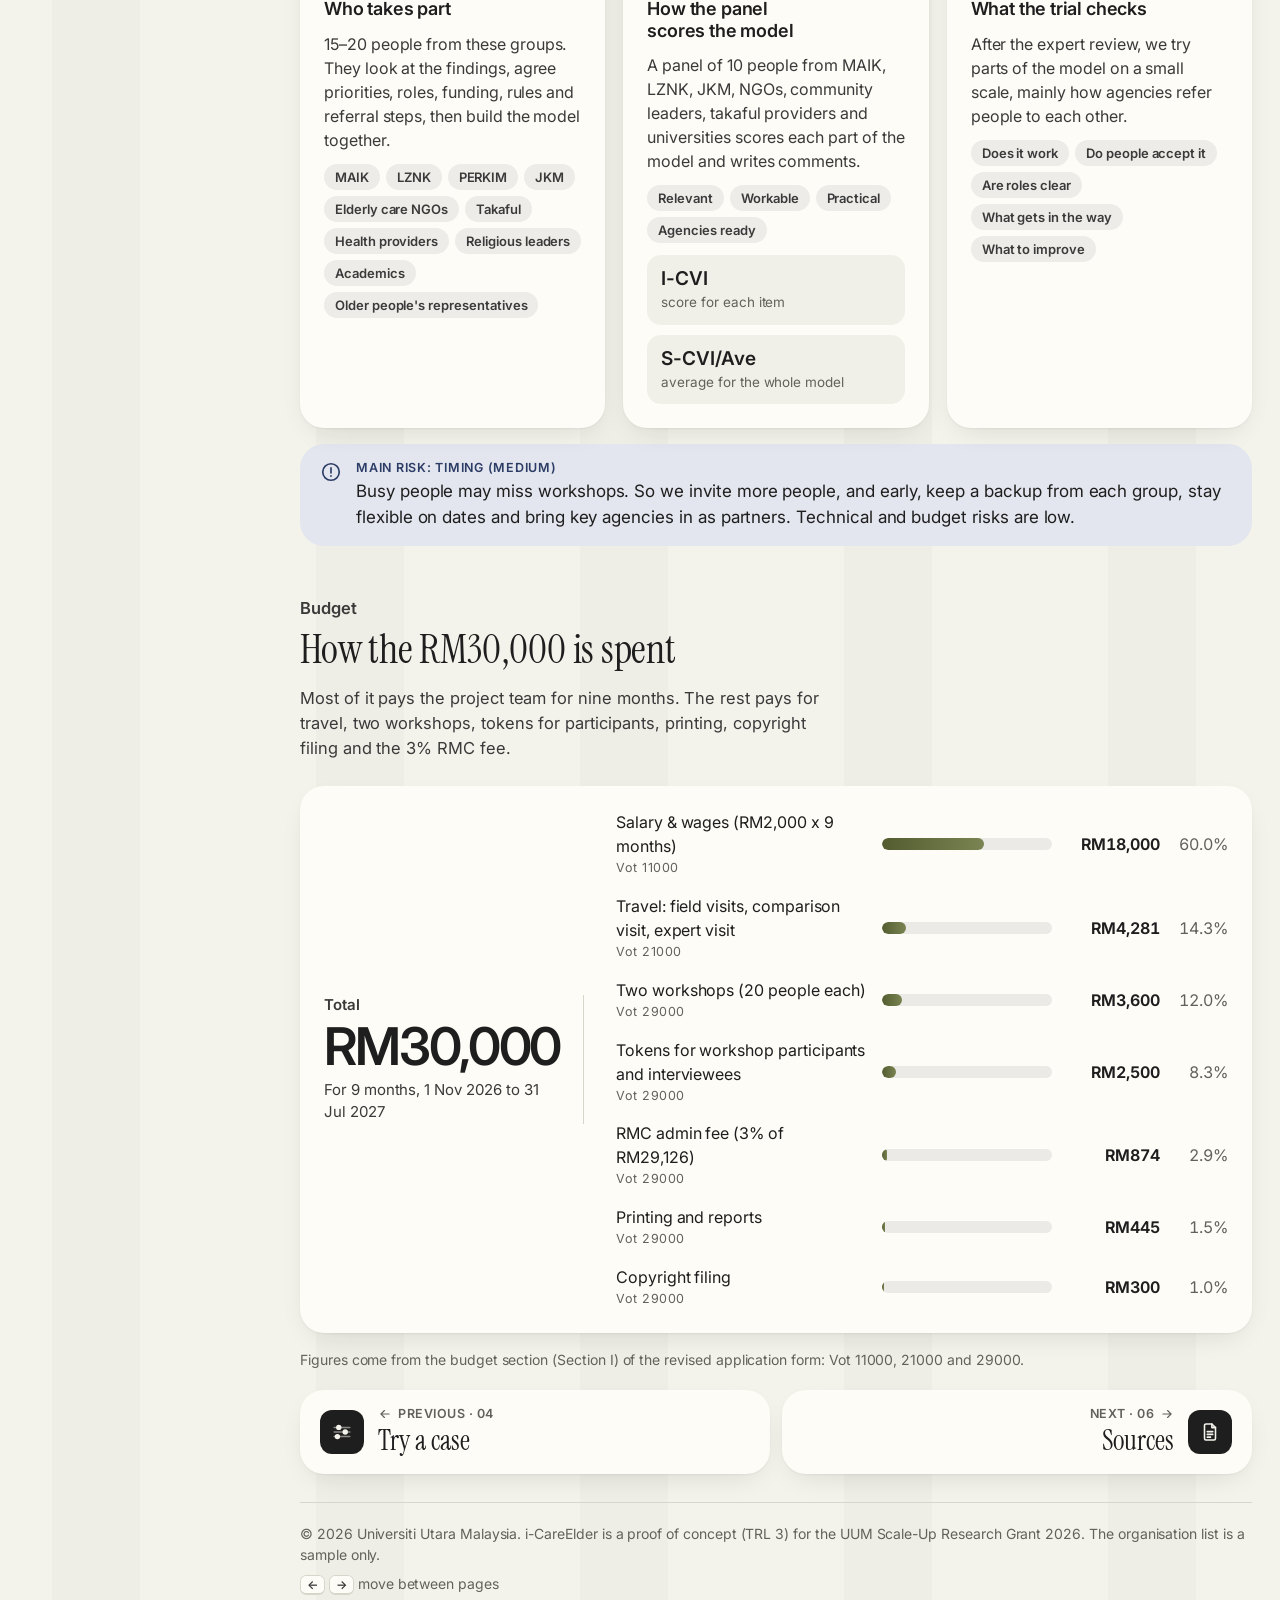
<file: roadmap.html>
<!doctype html>
<html lang="en">
<head>
<meta charset="utf-8">
<meta name="viewport" content="width=device-width,initial-scale=1,viewport-fit=cover">
<link rel="icon" href="assets/art/songket-crest.svg" type="image/svg+xml">
<title>Plan &amp; Budget · i-CareElder</title>
<meta name="description" content="What happens each month over nine months, how experts will score the model, and how the RM30,000 is spent.">
<script>try{var lk=localStorage.getItem('kse-look')||localStorage.getItem('kse-tc-theme');if(lk&&lk!=='padi')document.documentElement.setAttribute('data-look',lk)}catch(e){}try{var t=localStorage.getItem('kse-theme');if(t==='dark'||t==='light')document.documentElement.setAttribute('data-theme',t)}catch(e){}(function(){var P=['index','ecosystem','network','scenario','roadmap','evidence','data','app'],f=(location.pathname.split('/').pop()||'index.html').replace(/\.html$/,''),i=P.indexOf(f),d=document.documentElement;if(i<0)i=0;function go(){try{var p=parseInt(sessionStorage.getItem('kse-idx'),10);d.setAttribute('data-dir',!isNaN(p)&&i<p?'back':'forward');sessionStorage.setItem('kse-idx',i)}catch(e){}}if(document.prerendering)document.addEventListener('prerenderingchange',go,{once:true});else go()})()</script>
<link rel="preconnect" href="https://fonts.googleapis.com">
<link rel="preconnect" href="https://fonts.gstatic.com" crossorigin>
<link rel="stylesheet" href="https://fonts.googleapis.com/css2?family=Instrument+Serif:ital@0;1&family=Inter:opsz,wght@14..32,400..700&display=swap">
<link rel="stylesheet" href="assets/css/kse.css?v=20261005a"><link rel="stylesheet" href="assets/css/kse-ios.css?v=20261007a"><link rel="stylesheet" href="assets/css/kse-themes.css?v=20261004c">
<script src="assets/js/kse-data.js?v=20261007a"></script>
</head>
<body data-page="roadmap">
<script src="assets/js/kse-shell.js?v=20261004c"></script>

<main id="main">
  <section class="band pagehead">
    <div class="wrap pagehead-grid">
      <div>
        <p class="step" data-step></p>
        <h1 data-i18n="roadTitle">The 9-month plan</h1>
        <p class="lede" data-i18n="roadLede">Four phases and one result for each objective, for RM30,000.</p>
      </div>
      <div class="headstat"><b>RM30,000</b><span data-i18n="roadStat">over 9 months</span></div>
    </div>
  </section>

  <div class="wrap">
    <section class="section">
      <div class="shead">
        <div><p class="eyebrow" data-i18n="ganttEyebrow">Timeline</p><h2 data-i18n="ganttTitle">What happens each month</h2></div>
        <p><span class="road-status" id="roadStatus"></span></p>
      </div>
      <div class="card gantt-card">
        <div class="gantt-scroll">
          <div class="gantt">
            <div class="g-years"><span style="grid-column:2/4">2026</span><span style="grid-column:4/11">2027</span></div>
            <div class="g-head">
              <span></span>
              <div class="g-mh"><b data-i18n="mon1">Nov</b><small>M1</small></div>
              <div class="g-mh"><b data-i18n="mon2">Dec</b><small>M2</small></div>
              <div class="g-mh"><b>Jan</b><small>M3</small></div>
              <div class="g-mh"><b>Feb</b><small>M4</small></div>
              <div class="g-mh"><b data-i18n="mon5">Mar</b><small>M5</small></div>
              <div class="g-mh"><b>Apr</b><small>M6</small></div>
              <div class="g-mh"><b data-i18n="mon7">May</b><small>M7</small></div>
              <div class="g-mh"><b>Jun</b><small>M8</small></div>
              <div class="g-mh"><b>Jul</b><small>M9</small></div>
            </div>
            <div class="g-row">
              <div class="g-label"><div class="g-meta"><span data-i18n="objN1">Objective 1</span><span class="phase" data-i18n="ph1">Phase 1</span></div><p class="g-title" data-i18n="obj1">Map current services</p><p class="g-act" data-i18n="act1">Read policies and reports, and interview Islamic bodies, welfare agencies and NGOs</p><p class="g-out" data-i18n="out1">Map of current services</p></div>
              <div class="g-bar" style="grid-column:2/5">M1-M3</div>
            </div>
            <div class="g-row">
              <div class="g-label"><div class="g-meta"><span data-i18n="objN2">Objective 2</span><span class="phase" data-i18n="ph2">Phase 2</span></div><p class="g-title" data-i18n="obj2">Find out what older people need</p><p class="g-act" data-i18n="act2">Interview 8–10 Muslim older people and find the main themes</p><p class="g-out" data-i18n="out2">Main needs and problems</p></div>
              <div class="g-bar" style="grid-column:5/7">M4-M5</div>
            </div>
            <div class="g-row">
              <div class="g-label"><div class="g-meta"><span data-i18n="objN3">Objective 3</span><span class="phase" data-i18n="ph3">Phase 3</span></div><p class="g-title" data-i18n="obj3">Design the model with the agencies</p><p class="g-act" data-i18n="act3">Workshop with 15–20 people to agree roles, funding, rules and referral steps</p><p class="g-out" data-i18n="out3">Draft model</p></div>
              <div class="g-bar" style="grid-column:7/9">M6-M7</div>
            </div>
            <div class="g-row">
              <div class="g-label"><div class="g-meta"><span data-i18n="objN4">Objective 4</span><span class="phase" data-i18n="ph4">Phase 4</span></div><p class="g-title" data-i18n="obj4">Test the model</p><p class="g-act" data-i18n="act4">Experts score the model, then we run a small trial of the referral process</p><p class="g-out" data-i18n="out4">Checked model and trial feedback</p></div>
              <div class="g-bar" style="grid-column:9/10">M8</div>
            </div>
            <div class="g-row">
              <div class="g-label"><div class="g-meta"><span data-i18n="objN5">Objective 5</span><span class="phase" data-i18n="ph4">Phase 4</span></div><p class="g-title" data-i18n="obj5">Improve and finish</p><p class="g-act" data-i18n="act5">Update the model using the expert scores and the trial results</p><p class="g-out" data-i18n="out5">Final model and report</p></div>
              <div class="g-bar" style="grid-column:10/11">M9</div>
            </div>
          </div>
        </div>
        <div class="g-legend"><span><i class="lb"></i><span data-i18n="lgActive">Months of work</span></span><span><i class="ld"></i><span data-i18n="lgOutput">Result ready</span></span></div>
      </div>
      <p class="footnote" data-i18n="roadSub">From Table 2 of the application form and the roadmap image. Objectives 4 and 5 are both in Phase 4. Selangor and Kuala Lumpur may be used for comparison.</p>

      <div class="validate">
        <div class="card">
          <p class="label label-paddy" data-i18n="wsTag">Design workshop · Phase 3</p>
          <h3 data-i18n="wsTitle">Who takes part</h3>
          <p data-i18n="wsBody">15–20 people from these groups. They look at the findings, agree priorities, roles, funding, rules and referral steps, then build the model together.</p>
          <ul class="chips"><li>MAIK</li><li>LZNK</li><li>PERKIM</li><li>JKM</li><li data-i18n="wsNgo">Elderly care NGOs</li><li>Takaful</li><li data-i18n="wsHealth">Health providers</li><li data-i18n="wsReligious">Religious leaders</li><li data-i18n="wsAcademic">Academics</li><li data-i18n="wsOlder">Older people's representatives</li></ul>
        </div>
        <div class="card">
          <p class="label label-paddy" data-i18n="valTag">Expert review · Phase 4</p>
          <h3 data-i18n="valTitle">How the panel scores the model</h3>
          <p data-i18n="valBody">A panel of 10 people from MAIK, LZNK, JKM, NGOs, community leaders, takaful providers and universities scores each part of the model and writes comments.</p>
          <ul class="chips"><li data-i18n="crit1">Relevant</li><li data-i18n="crit2">Workable</li><li data-i18n="crit3">Practical</li><li data-i18n="crit4">Agencies ready</li></ul>
          <div class="measure">
            <div><b>I-CVI</b><span data-i18n="m1">score for each item</span></div>
            <div><b>S-CVI/Ave</b><span data-i18n="m2">average for the whole model</span></div>
          </div>
        </div>
        <div class="card">
          <p class="label" data-i18n="pilotTag">Small trial</p>
          <h3 data-i18n="pilotTitle">What the trial checks</h3>
          <p data-i18n="pilotBody">After the expert review, we try parts of the model on a small scale, mainly how agencies refer people to each other.</p>
          <ul class="chips"><li data-i18n="pc1">Does it work</li><li data-i18n="pc2">Do people accept it</li><li data-i18n="pc3">Are roles clear</li><li data-i18n="pc4">What gets in the way</li><li data-i18n="pc5">What to improve</li></ul>
        </div>
      </div>
      <div class="gapline">
        <svg viewBox="0 0 24 24" aria-hidden="true"><circle cx="12" cy="12" r="9"/><path d="M12 7.5v5.5M12 16.2v.3"/></svg>
        <p><b data-i18n="riskLabel">Main risk: timing (medium)</b><span data-i18n="riskBody">Busy people may miss workshops. So we invite more people, and early, keep a backup from each group, stay flexible on dates and bring key agencies in as partners. Technical and budget risks are low.</span></p>
      </div>
    </section>
  </div>

  <div class="tint">
    <div class="wrap">
      <section class="section">
        <div class="shead">
          <div><p class="eyebrow" data-i18n="budgetEyebrow">Budget</p><h2 data-i18n="budgetTitle">How the RM30,000 is spent</h2></div>
          <p data-i18n="budgetSub">Most of it pays the project team for nine months. The rest pays for travel, two workshops, tokens for participants, printing, copyright filing and the 3% RMC fee.</p>
        </div>
        <div class="card budget">
          <div class="bud-total"><span class="label label-paddy" data-i18n="totalLabel">Total</span><b>RM30,000</b><span data-i18n="totalSub">For 9 months, 1 Nov 2026 to 31 Jul 2027</span></div>
          <div class="bud" id="budget"></div>
        </div>
        <p class="footnote" data-i18n="budgetNote">Figures come from the budget section (Section I) of the revised application form: Vot 11000, 21000 and 29000.</p>
      </section>
    </div>
  </div>
</main>

<script src="assets/vendor/lottie_light.min.js"></script><script src="assets/js/kse-lottie.js?v=20261004c"></script><script src="assets/js/kse-viz.js?v=20261004e"></script>
<script src="assets/js/kse-pages.js?v=20261007a"></script>
</body>
</html>
</file>
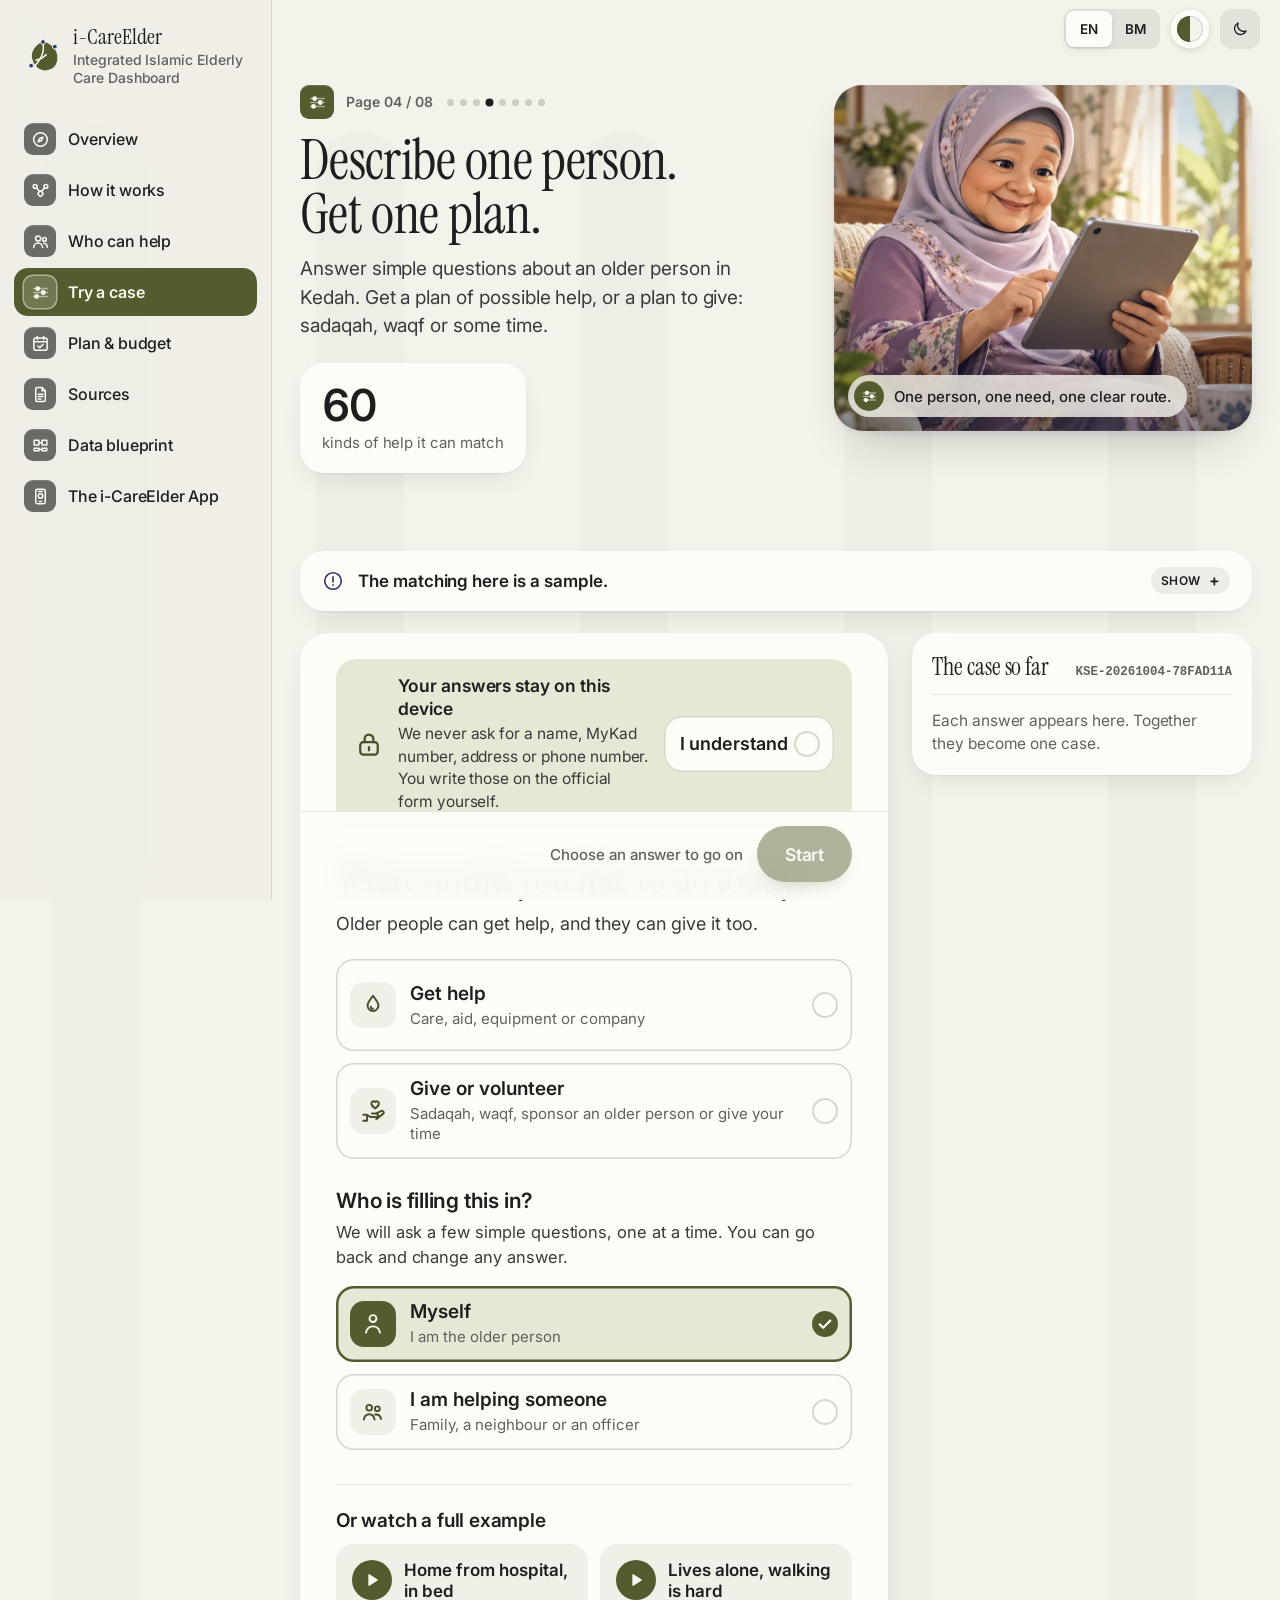
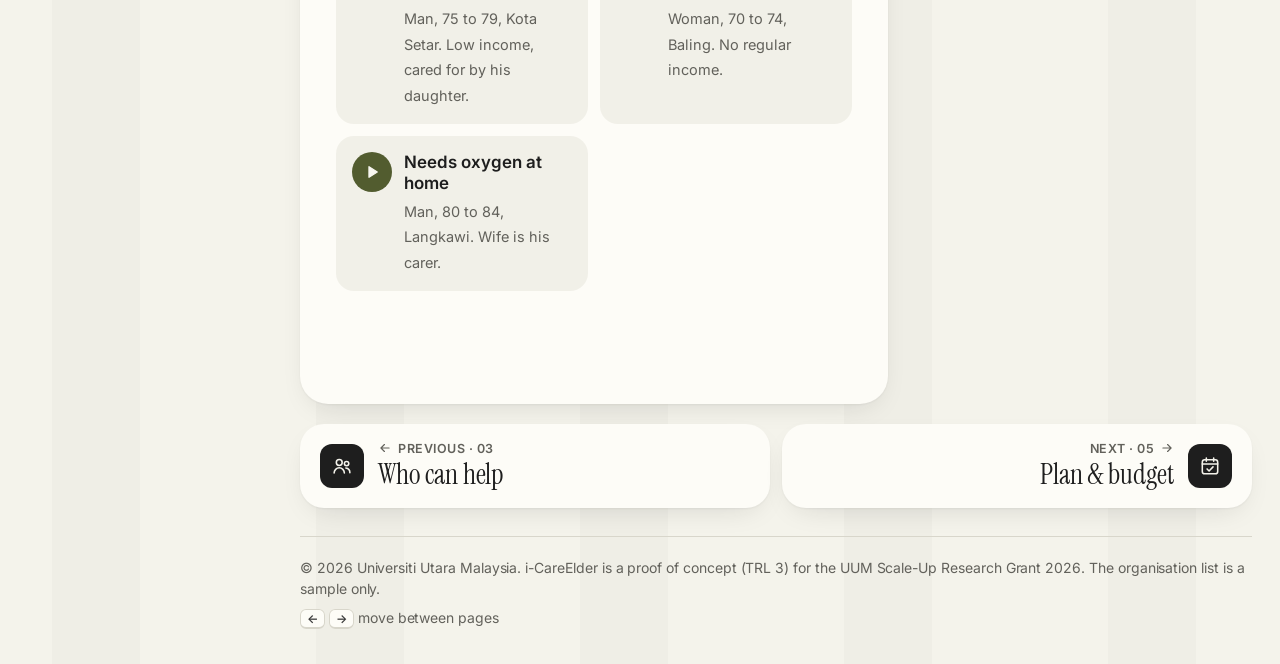
<file: scenario.html>
<!doctype html>
<html lang="en">
<head>
<meta charset="utf-8">
<meta name="viewport" content="width=device-width,initial-scale=1,viewport-fit=cover">
<link rel="icon" href="assets/art/songket-crest.svg" type="image/svg+xml">
<title>Try a Case · i-CareElder</title>
<meta name="description" content="Describe an older person in Kedah and their needs. Get one assistance plan with possible matches.">
<script>try{var lk=localStorage.getItem('kse-look')||localStorage.getItem('kse-tc-theme');if(lk&&lk!=='padi')document.documentElement.setAttribute('data-look',lk)}catch(e){}try{var t=localStorage.getItem('kse-theme');if(t==='dark'||t==='light')document.documentElement.setAttribute('data-theme',t)}catch(e){}(function(){var P=['index','ecosystem','network','scenario','roadmap','evidence','data','app'],f=(location.pathname.split('/').pop()||'index.html').replace(/\.html$/,''),i=P.indexOf(f),d=document.documentElement;if(i<0)i=0;function go(){try{var p=parseInt(sessionStorage.getItem('kse-idx'),10);d.setAttribute('data-dir',!isNaN(p)&&i<p?'back':'forward');sessionStorage.setItem('kse-idx',i)}catch(e){}}if(document.prerendering)document.addEventListener('prerenderingchange',go,{once:true});else go()})()</script>
<link rel="preconnect" href="https://fonts.googleapis.com">
<link rel="preconnect" href="https://fonts.gstatic.com" crossorigin>
<link rel="stylesheet" href="https://fonts.googleapis.com/css2?family=Instrument+Serif:ital@0;1&family=Inter:opsz,wght@14..32,400..700&display=swap">
<link rel="stylesheet" href="assets/css/kse.css?v=20261005a"><link rel="stylesheet" href="assets/css/kse-ios.css?v=20261007a"><link rel="stylesheet" href="assets/css/kse-themes.css?v=20261004c"><link rel="stylesheet" href="assets/css/kse-case.css?v=20261007a">
<script src="assets/js/kse-data.js?v=20261007a"></script>
</head>
<body data-page="scenario">
<script src="assets/js/kse-shell.js?v=20261004c"></script>

<main id="main">
  <section class="band pagehead">
    <div class="wrap pagehead-grid">
      <div>
        <p class="step" data-step></p>
        <h1 data-i18n="labTitle">Describe one person. Get one plan.</h1>
        <p class="lede" data-i18n="labSub">Answer simple questions about an older person in Kedah. Get a plan of possible help, or a plan to give: sadaqah, waqf or some time.</p>
      </div>
      <div class="headstat"><b data-count="60">60</b><span data-i18n="labStat">kinds of help it can match</span></div>
    </div>
  </section>

  <div class="wrap">
    <section class="section tc-wrap">
      <details class="notice notice-toggle">
        <summary><svg viewBox="0 0 24 24" aria-hidden="true"><circle cx="12" cy="12" r="9"/><path d="M12 7.5v5.5M12 16.2v.3"/></svg><b data-i18n="noticeTitle">The matching here is a sample.</b><i aria-hidden="true"><span></span></i></summary>
        <div class="notice-body"><span data-i18n="noticeBody">The organisation names come from our list, and each keeps its status (Confirmed, To check or Example). What each one can offer is an example until Phase 1 checks it. The plan shows possible matches only; it never promises help or decides who qualifies.</span></div>
      </details>
      <div id="tc" class="tc"></div>
    </section>
  </div>
</main>

<script src="assets/vendor/lottie_light.min.js"></script><script src="assets/js/kse-lottie.js?v=20261004c"></script><script src="assets/js/kse-viz.js?v=20261004e"></script>
<script src="assets/js/kse-assist.js?v=20261004c"></script>
<script src="assets/js/kse-give.js?v=20261007a"></script>
<script src="assets/js/kse-case-ui.js?v=20261007a"></script>
<script src="assets/js/kse-pages.js?v=20261007a"></script>
</body>
</html>
</file>
<file: assets/css/kse.css>
/* ==========================================================================
   i-CareElder: design system
   Tokens (light / dark / explicit data-theme), shell, components, pages, print.
   ========================================================================== */

/* ---------- Tokens ---------- */
:root{
  color-scheme:light;
  --display:"Bricolage Grotesque","Arial Narrow",system-ui,sans-serif;
  --sans:"Onest",system-ui,-apple-system,"Segoe UI",Roboto,sans-serif;

  --bg:#edf1ee;--surface:#fbfcfb;--surface-2:#f3f6f4;--sunk:#e2e9e5;
  --ink:#0f231e;--ink-2:#3d5149;--muted:#57685f;--line:#d2dcd6;--line-2:#e2e9e5;

  --paddy:#12664f;--paddy-ink:#0d5a45;--paddy-soft:#dcebe3;--on-paddy:#ffffff;
  --gold:#d6a01e;--gold-ink:#7a5706;--gold-soft:#f5e8c4;--on-gold:#1f1703;

  --band:#0d2d26;--band-ink:#eef5f1;--band-muted:#a3bcb2;--band-line:rgba(238,245,241,.14);--band-gold:#e8bd4f;

  --good:#0ca30c;--good-ink:#0b6b1f;--good-soft:#dff1df;
  --warn:#fab219;--warn-ink:#7a5200;--warn-soft:#fcf0d0;
  --crit:#d03b3b;
  --neutral:#9aa8a1;--neutral-ink:#4a5a53;--neutral-soft:#e5ebe8;

  /* organisation types: validated categorical slots 1–5
     --t* sit on page surfaces (theme-stepped), --b* sit on the dark band */
  --t1:#2a78d6;--t2:#eb6834;--t3:#1baf7a;--t4:#eda100;--t5:#e87ba4;
  --b1:#3987e5;--b2:#d95926;--b3:#199e70;--b4:#c98500;--b5:#d55181;

  --tip-bg:#0f231e;--tip-ink:#f3f7f5;--tip-muted:#b3c6bd;
  --scrim:rgba(5,15,12,.45);
  --shadow:0 1px 2px rgba(15,35,30,.06),0 6px 14px -4px rgba(15,35,30,.1);
  --focus:#0d5a45;
  --r:18px;
}
@media (prefers-color-scheme:dark){
  :root:not([data-theme="light"]){
    color-scheme:dark;
    --bg:#0a1613;--surface:#101f1b;--surface-2:#132520;--sunk:#0d1a16;
    --ink:#e7f0eb;--ink-2:#b2c4bb;--muted:#8da196;--line:#223731;--line-2:#1a2d27;
    --paddy:#3fae8a;--paddy-ink:#72cda9;--paddy-soft:#163a2f;--on-paddy:#04201a;
    --gold:#e0b03a;--gold-ink:#f0c860;--gold-soft:#3a2f10;
    --band:#0f2c25;
    --good-ink:#5ccb5f;--good-soft:#14301a;--warn-ink:#f4c451;--warn-soft:#382c0c;
    --neutral:#5e7068;--neutral-ink:#a8b8b0;--neutral-soft:#1b2a25;
    --t1:#3987e5;--t2:#d95926;--t3:#199e70;--t4:#c98500;--t5:#d55181;
    --tip-bg:#e9f1ed;--tip-ink:#0f231e;--tip-muted:#4a5d55;
    --scrim:rgba(0,0,0,.6);
    --shadow:0 1px 2px rgba(0,0,0,.35),0 6px 14px -4px rgba(0,0,0,.4);
    --focus:#72cda9;
  }
}
:root[data-theme="dark"]{
  color-scheme:dark;
  --bg:#0a1613;--surface:#101f1b;--surface-2:#132520;--sunk:#0d1a16;
  --ink:#e7f0eb;--ink-2:#b2c4bb;--muted:#8da196;--line:#223731;--line-2:#1a2d27;
  --paddy:#3fae8a;--paddy-ink:#72cda9;--paddy-soft:#163a2f;--on-paddy:#04201a;
  --gold:#e0b03a;--gold-ink:#f0c860;--gold-soft:#3a2f10;
  --band:#0f2c25;
  --good-ink:#5ccb5f;--good-soft:#14301a;--warn-ink:#f4c451;--warn-soft:#382c0c;
  --neutral:#5e7068;--neutral-ink:#a8b8b0;--neutral-soft:#1b2a25;
  --t1:#3987e5;--t2:#d95926;--t3:#199e70;--t4:#c98500;--t5:#d55181;
  --tip-bg:#e9f1ed;--tip-ink:#0f231e;--tip-muted:#4a5d55;
  --scrim:rgba(0,0,0,.6);
  --shadow:0 1px 2px rgba(0,0,0,.35),0 6px 14px -4px rgba(0,0,0,.4);
  --focus:#72cda9;
}

/* ---------- Base ---------- */
@view-transition{navigation:auto}
/* Presentation-style tab changes: the page swishes sideways, stretches into
   a dark ribbon, then breaks into small paddy-green dust flecks. */
::view-transition-old(root){animation:swish-old .42s var(--ease) both}
::view-transition-new(root){animation:swish-new .58s var(--ease) both}
@keyframes swish-old{to{opacity:0;transform:translateX(-4vw) skewX(-4deg) scaleX(1.035);filter:blur(3px)}}
@keyframes swish-new{from{opacity:0;transform:translateX(4vw) skewX(4deg) scaleX(1.02);filter:blur(4px)}}
body.page-enter main{animation:swish-new .58s var(--ease) both}
body.page-leaving main{animation:swish-old .42s var(--ease) both;pointer-events:none}
.page-transition{position:fixed;inset:0;z-index:100;overflow:hidden;pointer-events:none;visibility:hidden}
.page-transition i{display:block;position:absolute}
.page-transition .swish{top:-12%;bottom:-12%;width:62%;background:var(--band);filter:drop-shadow(0 0 22px rgba(5,20,16,.3));transform:skewX(-7deg) translateX(-120%);opacity:.98}
.page-transition .swish-a{left:-9%;border-radius:0 48% 42% 0}
.page-transition .swish-b{right:-9%;background:var(--paddy);border-radius:48% 0 0 42%;transform:skewX(-7deg) translateX(120%)}
body.page-leaving .page-transition{visibility:visible}
body.page-leaving .page-transition .swish-a{animation:swish-ribbon-a .46s var(--ease) both}
body.page-leaving .page-transition .swish-b{animation:swish-ribbon-b .46s var(--ease) .025s both}
@keyframes swish-ribbon-a{45%{transform:skewX(-7deg) translateX(0) scaleX(1.04)}100%{transform:skewX(-18deg) translateX(118%) scaleX(.3);opacity:0}}
@keyframes swish-ribbon-b{45%{transform:skewX(-7deg) translateX(0) scaleX(1.04)}100%{transform:skewX(-18deg) translateX(-118%) scaleX(.3);opacity:0}}
.page-transition .dust{z-index:3;width:clamp(4px,.55vw,10px);height:clamp(4px,.55vw,10px);border-radius:35% 65% 55% 45%;background:var(--paddy);opacity:0;left:var(--x,50%);top:var(--y,50%);transform:translate(-50%,-50%) rotate(var(--r,0deg)) scale(.3)}
.page-transition .dust:nth-of-type(3n){background:var(--gold-soft)}
.page-transition .dust:nth-of-type(4n){background:var(--band-gold);border-radius:50%}
body.page-leaving .page-transition .dust{animation:dust-burst .48s var(--ease) var(--delay,0s) both}
@keyframes dust-burst{0%,35%{opacity:0;transform:translate(-50%,-50%) rotate(var(--r,0deg)) scale(.3)}48%{opacity:.95}100%{opacity:0;transform:translate(calc(-50% + var(--dx)),calc(-50% + var(--dy))) rotate(calc(var(--r,0deg) + 140deg)) scale(.7)}}
.dust-1{--x:18%;--y:28%;--dx:-14vw;--dy:-10vh;--r:22deg;--delay:.08s}.dust-2{--x:27%;--y:42%;--dx:-18vw;--dy:4vh;--r:80deg;--delay:.02s}.dust-3{--x:38%;--y:64%;--dx:-12vw;--dy:15vh;--r:120deg;--delay:.1s}.dust-4{--x:49%;--y:34%;--dx:6vw;--dy:-13vh;--r:35deg;--delay:.04s}.dust-5{--x:57%;--y:58%;--dx:15vw;--dy:12vh;--r:70deg;--delay:.12s}.dust-6{--x:68%;--y:22%;--dx:19vw;--dy:-8vh;--r:155deg;--delay:.06s}.dust-7{--x:77%;--y:70%;--dx:13vw;--dy:16vh;--r:210deg;--delay:.03s}.dust-8{--x:84%;--y:45%;--dx:21vw;--dy:2vh;--r:260deg;--delay:.09s}.dust-9{--x:13%;--y:76%;--dx:-10vw;--dy:18vh;--r:320deg;--delay:.13s}.dust-10{--x:32%;--y:18%;--dx:-15vw;--dy:-15vh;--r:15deg;--delay:.05s}.dust-11{--x:44%;--y:80%;--dx:3vw;--dy:18vh;--r:90deg;--delay:.11s}.dust-12{--x:62%;--y:14%;--dx:14vw;--dy:-16vh;--r:190deg;--delay:.01s}.dust-13{--x:73%;--y:82%;--dx:18vw;--dy:17vh;--r:240deg;--delay:.14s}.dust-14{--x:91%;--y:61%;--dx:17vw;--dy:8vh;--r:300deg;--delay:.07s}.dust-15{--x:8%;--y:53%;--dx:-17vw;--dy:0;--r:55deg;--delay:.15s}.dust-16{--x:23%;--y:88%;--dx:-12vw;--dy:14vh;--r:175deg;--delay:.04s}.dust-17{--x:52%;--y:9%;--dx:8vw;--dy:-18vh;--r:225deg;--delay:.08s}.dust-18{--x:88%;--y:28%;--dx:20vw;--dy:-9vh;--r:345deg;--delay:.12s}
@media (prefers-reduced-motion:reduce){
  ::view-transition-old(root),::view-transition-new(root){animation:none}
  body.page-enter main,body.page-leaving main{animation:none}
}
*,*::before,*::after{box-sizing:border-box}
[hidden]{display:none!important}
html{-webkit-text-size-adjust:100%;scroll-padding-top:76px}
html.i18n-pending main{visibility:hidden}
body{margin:0;background:var(--bg);color:var(--ink);font:400 15px/1.55 var(--sans);-webkit-font-smoothing:antialiased}
body.drawer-open{overflow:hidden}
h1,h2,h3{margin:0;font-family:var(--display);text-wrap:balance;color:var(--ink)}
p{margin:0}
ul,ol{margin:0;padding:0;list-style:none}
button,input,select{font:inherit;color:inherit}
a{color:var(--paddy-ink);text-underline-offset:3px}
:focus-visible{outline:2px solid var(--focus);outline-offset:2px}
/* Browser surfaces we did not draw, themed from the palette rather than
   left at the defaults: selection, caret, scrollbars. */
::selection{background:var(--gold-soft);color:var(--ink)}
.band ::selection{background:rgba(232,189,79,.28);color:var(--band-ink)}
input,select{caret-color:var(--paddy)}
*{scrollbar-color:var(--line) transparent}
::-webkit-scrollbar{width:11px;height:11px}
::-webkit-scrollbar-track{background:transparent}
::-webkit-scrollbar-thumb{background:var(--line);border-radius:6px;border:3px solid var(--bg)}
::-webkit-scrollbar-thumb:hover{background:var(--muted)}
.wrap{max-width:1240px;margin-inline:auto;padding-inline:24px}
.skip{position:absolute;left:16px;top:-60px;z-index:60;background:var(--ink);color:var(--bg);padding:8px 12px;border-radius:8px;text-decoration:none;font-weight:600}
.skip:focus{top:12px}

.eyebrow{font:600 11.5px/1.3 var(--sans);letter-spacing:.13em;text-transform:uppercase;color:var(--paddy-ink)}
.label{font:600 11px/1.3 var(--sans);letter-spacing:.12em;text-transform:uppercase;color:var(--gold-ink)}
.label-paddy{color:var(--paddy-ink)}
h2{font-weight:650;font-stretch:88%;font-size:clamp(25px,2.7vw,34px);line-height:1.08;letter-spacing:-.012em}
h3{font-weight:620;font-stretch:92%;font-size:19px;line-height:1.2}
/* heading level fixed for the document outline, sized as a card heading */
h2.as-h3{font-weight:620;font-stretch:92%;font-size:19px;line-height:1.2;letter-spacing:normal}
kbd{font:600 11px var(--sans);padding:1px 6px;border:1px solid var(--line);border-bottom-width:2px;border-radius:5px;background:var(--surface);color:var(--ink-2)}

/* ---------- Shell: brand bar + tab bar ----------
   #kse-chrome is display:contents so the tab bar can stick to the page.
   Before, the wrapper was exactly as tall as the header, so the sticky
   top bar had no room to stick and scrolled away. */
#kse-chrome{display:contents}
:root{--ease:cubic-bezier(.2,0,0,1);--ease-io:cubic-bezier(.45,0,.2,1)}
.topbar{position:relative;z-index:31;background:var(--bg)}
.topbar-row{display:flex;align-items:center;gap:20px;min-height:60px}
.brand{display:flex;align-items:center;gap:10px;text-decoration:none;color:var(--ink);flex:1;min-width:0}
.brand-mark{width:40px;height:40px;flex:none;overflow:visible}
.brand-mark .leaf{fill:var(--paddy);stroke:var(--gold);stroke-width:1.4;stroke-linejoin:round}
.brand-mark .vein{fill:none;stroke:var(--gold);stroke-width:1.8;stroke-linecap:round;stroke-linejoin:round}
.brand-mark .node{fill:var(--gold);stroke:var(--bg);stroke-width:1.2}
.brand b{display:block;font:750 17px/1.05 var(--display);font-stretch:88%;letter-spacing:.005em}
.brand small{display:block;font-size:14px;color:var(--muted);margin-top:2px}
.tools{display:flex;align-items:center;gap:8px;flex:none}
.lang{display:flex;gap:2px;padding:3px;border:1px solid var(--line);border-radius:999px;background:var(--surface)}
.lang-btn{appearance:none;border:0;background:none;padding:5px 11px;border-radius:999px;font:700 11.5px var(--sans);letter-spacing:.06em;color:var(--muted);cursor:pointer;transition:background-color .15s var(--ease),color .15s var(--ease)}
.lang-btn:hover{color:var(--ink)}
.lang-btn[aria-pressed="true"]{background:var(--ink);color:var(--bg)}
.iconbtn{appearance:none;width:36px;height:36px;display:grid;place-items:center;flex:none;border-radius:10px;border:1px solid var(--line);background:var(--surface);color:var(--ink-2);cursor:pointer;transition:border-color .15s var(--ease),color .15s var(--ease),transform .12s var(--ease)}
.iconbtn:hover{color:var(--ink);border-color:var(--muted)}
.iconbtn:active{transform:scale(.94)}
.iconbtn svg,.btn svg{width:18px;height:18px;fill:none;stroke:currentColor;stroke-width:1.8;stroke-linecap:round;stroke-linejoin:round}
.menubtn{display:none}

.tabbar{position:sticky;top:0;z-index:30;background:var(--bg);background:color-mix(in srgb,var(--bg) 86%,transparent);-webkit-backdrop-filter:saturate(1.4) blur(14px);backdrop-filter:saturate(1.4) blur(14px);border-block:1px solid var(--line)}
.tabs{display:flex;justify-content:space-between;gap:6px;overflow-x:auto;scrollbar-width:none;padding:7px 6px;margin-inline:-6px}
.tabs::-webkit-scrollbar{display:none}
.tab{position:relative;display:inline-flex;align-items:center;gap:9px;flex:none;height:44px;padding:0 15px 0 10px;border-radius:12px;font:650 14px var(--sans);color:var(--muted);text-decoration:none;white-space:nowrap;transition:color .2s var(--ease),background-color .2s var(--ease),transform .2s var(--ease),box-shadow .2s var(--ease)}
.tab .ai{width:28px;height:28px;flex:none;padding:5px;border-radius:9px;background:var(--surface);border:1px solid var(--line);box-shadow:0 3px 0 color-mix(in srgb,var(--line) 80%,transparent),0 6px 10px -8px rgba(15,35,30,.7);transition:transform .22s var(--ease),background-color .2s var(--ease),color .2s var(--ease),box-shadow .22s var(--ease)}
.tab:hover{color:var(--ink);background:var(--surface-2);transform:translateY(-2px)}
.tab:hover .ai,.tab:focus-visible .ai{transform:translateY(-2px) rotate(-5deg) scale(1.08);background:var(--gold-soft);color:var(--gold-ink);box-shadow:0 5px 0 color-mix(in srgb,var(--gold) 50%,var(--line)),0 10px 14px -9px rgba(15,35,30,.7)}
@media (max-width:1320px) and (min-width:761px){.tabs{gap:2px;justify-content:space-between}.tab{gap:5px;height:42px;padding:0 7px 0 6px;font-size:12px}.tab .ai{width:24px;height:24px;padding:4px}}
.tab[aria-current="page"]{color:var(--paddy-ink);background:var(--paddy-soft)}
.tab[aria-current="page"] .ai{background:var(--paddy);border-color:var(--paddy);color:var(--on-paddy);box-shadow:0 3px 0 var(--paddy-ink),0 8px 12px -9px rgba(15,35,30,.75)}
.tab:focus-visible{outline-offset:-2px}
/* the one gold marker; it glides to the new tab on page change */
.tab-mark{position:absolute;left:12px;right:12px;bottom:-7px;height:2px;border-radius:2px;background:var(--gold);view-transition-name:kse-tab}
::view-transition-group(kse-tab){animation-duration:.42s;animation-timing-function:var(--ease)}
::view-transition-old(root),::view-transition-new(root){animation-duration:.2s}

/* ---------- Page icons ----------
   Drawn at rest. Hovering anything that carries one plays that icon's own
   motion; the page head draws its icon in once, on load. */
.ai{display:block;fill:none;stroke:currentColor;stroke-width:1.7;stroke-linecap:round;stroke-linejoin:round;overflow:visible}
.ai-k1,.ai-k2,.ai-k3{fill:currentColor;transform-box:fill-box;transform-origin:center}
.ai-t{opacity:.5}
.ai-n{transform-box:view-box;transform-origin:12px 12px}
.ai-m{transform-box:view-box;transform-origin:12px 16px}
.ai-b,.ai-p{transform-box:fill-box;transform-origin:center}
:is(.tab,.pager a,.walk a,.btn,.dlink):is(:hover,:focus-visible) .ai-n{animation:ai-needle .62s var(--ease-io)}
:is(.tab,.pager a,.walk a,.btn,.dlink):is(:hover,:focus-visible) .ai-l1{animation:ai-draw .22s var(--ease) both}
:is(.tab,.pager a,.walk a,.btn,.dlink):is(:hover,:focus-visible) .ai-m{animation:ai-turn .34s var(--ease) .12s both}
:is(.tab,.pager a,.walk a,.btn,.dlink):is(:hover,:focus-visible) .ai-l2{animation:ai-draw .22s var(--ease) .28s both}
:is(.tab,.pager a,.walk a,.btn,.dlink):is(:hover,:focus-visible) .ai-b{animation:ai-pop .32s var(--ease) .38s both}
:is(.tab,.pager a,.walk a,.btn,.dlink):is(:hover,:focus-visible) .ai-p{animation:ai-join .36s var(--ease) both}
:is(.tab,.pager a,.walk a,.btn,.dlink):is(:hover,:focus-visible) .ai-k1{animation:ai-k1 .56s var(--ease-io)}
:is(.tab,.pager a,.walk a,.btn,.dlink):is(:hover,:focus-visible) .ai-k2{animation:ai-k2 .56s var(--ease-io) .04s}
:is(.tab,.pager a,.walk a,.btn,.dlink):is(:hover,:focus-visible) .ai-k3{animation:ai-k3 .56s var(--ease-io) .08s}
:is(.tab,.pager a,.walk a,.btn,.dlink):is(:hover,:focus-visible) .ai-pin{animation:ai-pin .3s var(--ease-io)}
:is(.tab,.pager a,.walk a,.btn,.dlink):is(:hover,:focus-visible) .ai-c{animation:ai-draw .34s var(--ease) .1s both}
:is(.tab,.pager a,.walk a,.btn,.dlink):is(:hover,:focus-visible) .ai-r1{animation:ai-draw .22s var(--ease) both}
:is(.tab,.pager a,.walk a,.btn,.dlink):is(:hover,:focus-visible) .ai-r2{animation:ai-draw .22s var(--ease) .08s both}
:is(.tab,.pager a,.walk a,.btn,.dlink):is(:hover,:focus-visible) .ai-r3{animation:ai-draw .22s var(--ease) .16s both}
@keyframes ai-draw{from{stroke-dasharray:1;stroke-dashoffset:1}to{stroke-dasharray:1;stroke-dashoffset:0}}
@keyframes ai-needle{30%{transform:rotate(-40deg)}70%{transform:rotate(12deg)}}
@keyframes ai-turn{from{transform:rotate(-90deg)}}
@keyframes ai-pop{from{transform:scale(.3);opacity:0}}
@keyframes ai-join{from{transform:translate(-3px,2px);opacity:0}}
@keyframes ai-k1{50%{transform:translateX(6px)}}
@keyframes ai-k2{50%{transform:translateX(-6px)}}
@keyframes ai-k3{50%{transform:translateX(8px)}}
@keyframes ai-pin{45%{transform:translateY(1.4px)}}

/* ---------- Shell: drawer ---------- */
.scrim{position:fixed;inset:0;z-index:40;background:var(--scrim)}
.drawer{position:fixed;top:0;right:0;bottom:0;z-index:41;width:min(360px,88vw);display:flex;flex-direction:column;gap:4px;overflow-y:auto;padding:calc(14px + env(safe-area-inset-top,0px)) 14px calc(20px + env(safe-area-inset-bottom,0px));background:var(--surface);border-left:1px solid var(--line);box-shadow:-20px 0 40px rgba(0,0,0,.15)}
.drawer-head{display:flex;justify-content:space-between;align-items:center;padding:4px 4px 12px;margin-bottom:6px;border-bottom:1px solid var(--line-2)}
.drawer-head .label{color:var(--muted)}
.dlink{display:grid;grid-template-columns:38px 1fr;gap:2px 12px;padding:12px;border-radius:12px;text-decoration:none;color:var(--ink);transition:background-color .15s var(--ease)}
.dlink:hover{background:var(--surface-2)}
.dlink[aria-current="page"]{background:var(--paddy-soft)}
.dlink .no{grid-row:span 2;width:38px;height:38px;display:grid;place-items:center;border-radius:11px;background:var(--surface-2);color:var(--paddy-ink)}
.dlink[aria-current="page"] .no{background:var(--surface)}
.dlink .no .ai{width:20px;height:20px}
.dlink b{font-weight:650;font-size:15px}
.dlink b em{font-style:normal;font-size:12px;color:var(--gold-ink);margin-right:8px;font-variant-numeric:tabular-nums}
.dlink small{font-size:12.5px;line-height:1.4;color:var(--muted)}
.drawer .lang{align-self:flex-start;margin:14px 12px 0}

@media (max-width:760px){
  .tabbar{display:none}
  .topbar{position:sticky;top:env(safe-area-inset-top,0px);z-index:30;background:color-mix(in srgb,var(--bg) 90%,transparent);-webkit-backdrop-filter:saturate(1.4) blur(12px);backdrop-filter:saturate(1.4) blur(12px);border-bottom:1px solid var(--line)}
  .menubtn{display:grid}
  .hero-grid{gap:20px;padding-block:32px 60px}
  .hero-meta{grid-template-columns:repeat(2,auto);gap:12px 18px}
}

@media (max-width:520px){
  .tools .lang{display:none}
  .brand small{display:none}
  .hero h1{max-width:9ch}
  .hero-meta{grid-template-columns:1fr;gap:10px 0}
  .hero-meta dd{white-space:normal}
  .official{max-width:100%}
}

/* ---------- Band (hero + page heads) ---------- */
/* The evening field: one light source, sinking across the band as the pitch
   moves from page 01 to page 06, so no two page heads look alike. */
.band{position:relative;color:var(--band-ink);background-color:var(--band);
  background-image:
    radial-gradient(520px 420px at var(--glow-x,78%) var(--glow-y,46%),rgba(232,189,79,var(--glow-a,.13)),transparent 70%),
    linear-gradient(90deg,var(--band) 22%,transparent 64%),
    url("data:image/svg+xml,%3Csvg xmlns='http://www.w3.org/2000/svg' width='64' height='64' viewBox='0 0 64 64'%3E%3Cg fill='none' stroke='%23eef5f1' stroke-opacity='0.07' stroke-width='1'%3E%3Crect x='20' y='20' width='24' height='24'/%3E%3Crect x='20' y='20' width='24' height='24' transform='rotate(45 32 32)'/%3E%3Cpath d='M0 32h7M57 32h7M32 0v7M32 57v7'/%3E%3C/g%3E%3C/svg%3E");
}
body[data-page="ecosystem"] .band{--glow-x:64%;--glow-y:32%;--glow-a:.12}
body[data-page="network"] .band{--glow-x:50%;--glow-y:24%;--glow-a:.11}
body[data-page="scenario"] .band{--glow-x:37%;--glow-y:28%;--glow-a:.12}
body[data-page="roadmap"] .band{--glow-x:25%;--glow-y:38%;--glow-a:.13}
body[data-page="evidence"] .band{--glow-x:16%;--glow-y:52%;--glow-a:.14}
.band .eyebrow,.band .step{color:var(--band-gold)}
.band h1{color:var(--band-ink)}
.lede{font-size:17px;line-height:1.55;color:var(--band-muted);max-width:56ch}

.hero-grid{display:grid;grid-template-columns:minmax(290px,.76fr) minmax(0,1.24fr);gap:34px;align-items:center;padding-block:46px 42px}
.hero-copy{position:relative;z-index:2}
.hero-copy .eyebrow{color:var(--band-gold)}
.hero-scene{--mx:0px;--my:0px;position:relative;isolation:isolate;min-height:clamp(390px,40vw,590px);margin:0 -24px 0 0;overflow:hidden;border:1px solid rgba(238,245,241,.22);border-radius:var(--r) 0 0 var(--r);background:#172f28;box-shadow:0 24px 54px -34px rgba(0,0,0,.78);transform:translate3d(0,0,0)}
.hero-scene::before{content:"";position:absolute;inset:0;z-index:2;background:linear-gradient(90deg,rgba(13,45,38,.76) 0%,rgba(13,45,38,.15) 34%,transparent 62%),linear-gradient(0deg,rgba(5,20,16,.58),transparent 42%);pointer-events:none}
.hero-scene::after{content:"";position:absolute;inset:0;z-index:3;border:1px solid rgba(232,189,79,.26);border-radius:inherit;box-shadow:inset 0 0 80px rgba(5,15,12,.36),inset 0 -26px 50px rgba(5,15,12,.28);pointer-events:none}
.scene-image{position:absolute;inset:-18px -24px -18px -18px;z-index:1;transform:translate3d(var(--mx),var(--my),0) scale(1.055);transition:transform .65s var(--ease);will-change:transform}
.scene-image img{display:block;width:100%;height:100%;object-fit:cover;object-position:64% center;filter:saturate(.94) contrast(1.03);animation:scene-breathe 12s ease-in-out infinite alternate}
.scene-glow{position:absolute;z-index:2;width:42%;height:38%;right:7%;top:3%;border-radius:50%;background:rgba(255,214,124,.2);filter:blur(46px);mix-blend-mode:screen;opacity:.5;animation:scene-light 8s ease-in-out infinite alternate;pointer-events:none}
.scene-caption{position:absolute;z-index:4;left:22px;bottom:20px;display:flex;align-items:center;gap:10px;max-width:30ch;color:var(--band-ink);font-size:13px;line-height:1.4;text-shadow:0 1px 14px rgba(0,0,0,.48)}
.scene-pulse{width:9px;height:9px;flex:none;border-radius:50%;background:var(--band-gold);box-shadow:0 0 0 3px rgba(232,189,79,.18)}
@keyframes scene-breathe{from{transform:scale(1)}to{transform:scale(1.018)}}
@keyframes scene-light{from{transform:translate3d(-8px,3px,0) scale(.92);opacity:.32}to{transform:translate3d(10px,-4px,0) scale(1.08);opacity:.62}}
.hero-map{padding-bottom:72px}
.hero-map .cons{padding-top:8px}
.hero-map .cons-title{color:var(--band-muted)}
.hero h1{font-weight:720;font-stretch:84%;font-size:clamp(36px,4.9vw,62px);line-height:.99;letter-spacing:-.018em;margin:16px 0 20px;max-width:13ch}
.hero .lede{max-width:40ch}
.hero-meta{display:grid;grid-template-columns:repeat(4,auto);justify-content:start;gap:12px 32px;margin:28px 0 0;padding-top:20px;border-top:1px solid var(--band-line)}
.hero-meta dt{font:600 11px/1.3 var(--sans);letter-spacing:.12em;text-transform:uppercase;color:var(--band-muted)}
.hero-meta dd{margin:4px 0 0;font-weight:600;font-size:15px;color:var(--band-ink);white-space:nowrap}
.actions{display:flex;flex-wrap:wrap;gap:10px;margin-top:28px}

/* Homepage sections stay quiet until the visitor asks for the detail. The
   summaries create a simple presentation index while keeping all content
   available to keyboard and screen-reader users. */
.home-drawer{border-top:1px solid var(--line);padding-top:2px}
.home-drawer summary{display:grid;grid-template-columns:minmax(150px,.34fr) minmax(0,1fr) auto;align-items:center;gap:20px;padding:12px 4px;cursor:pointer;list-style:none;color:var(--ink)}
.home-drawer summary::-webkit-details-marker{display:none}
.home-drawer summary>span{display:flex;align-items:center;gap:10px;font:600 11px var(--sans);letter-spacing:.1em;text-transform:uppercase;color:var(--muted)}
.home-drawer summary>span b{color:var(--gold-ink);font-variant-numeric:tabular-nums}
.home-drawer summary strong{font:650 25px/1.1 var(--display);letter-spacing:-.02em}
.home-drawer summary i{display:inline-flex;align-items:center;gap:9px;min-width:76px;justify-content:center;padding:7px 10px;border:1px solid var(--paddy);border-radius:999px;background:var(--paddy-soft);color:var(--paddy-ink);font:800 11px var(--sans);letter-spacing:.1em;text-transform:uppercase;font-style:normal;transition:transform .2s var(--ease),background-color .2s var(--ease),box-shadow .2s var(--ease)}
.home-drawer summary i::after{content:"+";font:800 17px/1 var(--sans);transition:transform .25s var(--ease)}
.home-drawer summary i b{font-weight:800}
/* Show / Hide words come from CSS so they follow the page language (html lang="ms" in BM) */
:root{--t-show:"Show";--t-hide:"Hide"}
:root:lang(ms){--t-show:"Buka";--t-hide:"Tutup"}
.home-drawer summary i b::before{content:var(--t-show)}
.home-drawer[open] summary i b::before{content:var(--t-hide)}
.home-drawer[open] summary i::after{content:"−";font-size:18px}
.home-drawer summary:hover strong{color:var(--paddy-ink)}
.home-drawer summary:hover i{transform:translateY(-2px) scale(1.04);background:var(--paddy);color:var(--on-paddy);box-shadow:0 8px 16px -10px var(--paddy)}
.home-drawer summary:focus-visible{outline:2px solid var(--gold);outline-offset:4px;border-radius:8px}
.drawer-body{max-height:0;overflow:hidden;padding:0;opacity:0;transform:translateY(-12px);transition:max-height .58s var(--ease),opacity .3s var(--ease),transform .58s var(--ease),padding .3s var(--ease)}
.home-drawer[open] .drawer-body{max-height:1800px;padding:4px 0 18px;opacity:1;transform:translateY(0)}
body[data-page="overview"] .section{padding-block:8px}
body[data-page="overview"] .home-drawer summary{min-height:88px;padding:20px 24px;border:1px solid var(--line);border-radius:18px;background:linear-gradient(135deg,var(--surface) 0%,var(--surface-2) 100%);box-shadow:0 8px 0 color-mix(in srgb,var(--line) 72%,transparent),0 16px 24px -20px rgba(15,35,30,.55);transform:perspective(700px) rotateX(0deg) translateY(0);transition:transform .28s var(--ease),box-shadow .28s var(--ease),border-color .2s var(--ease)}
body[data-page="overview"] .home-drawer summary:hover{border-color:var(--paddy);transform:perspective(700px) rotateX(2deg) translateY(-4px);box-shadow:0 11px 0 color-mix(in srgb,var(--paddy-soft) 80%,var(--line)),0 20px 28px -20px rgba(15,35,30,.65)}
body[data-page="overview"] .home-drawer[open] summary{border-color:var(--paddy);box-shadow:0 4px 0 color-mix(in srgb,var(--paddy-soft) 80%,var(--line)),0 10px 18px -18px rgba(15,35,30,.55)}
body[data-page="overview"] .home-drawer summary i{min-width:88px}
.overview-button-grid{display:grid;grid-template-columns:repeat(2,minmax(0,1fr));gap:16px;padding-block:14px 34px}
.overview-button-grid .home-drawer{border-top:0;padding-top:0}
.overview-button-grid .home-drawer:not([open]){height:212px}
.overview-button-grid .home-drawer[open]{grid-column:1/-1}
.overview-button-grid .home-drawer summary{display:grid;grid-template-rows:auto minmax(0,1fr) auto;align-items:start;gap:14px;min-height:212px;height:212px;padding:22px}
.overview-button-grid .home-drawer[open] summary{height:212px}
.overview-button-grid .home-drawer summary>span{font-size:11px}
.overview-button-grid .home-drawer summary strong{font-size:25px;max-width:15ch}
.overview-button-grid .home-drawer summary i{grid-row:3;justify-self:end;align-self:end;margin-top:0}
.overview-button-grid .home-drawer .drawer-body{grid-column:1/-1}
.case-modes{display:flex;gap:10px;margin:20px 0 14px}
.case-mode{min-height:46px;padding:10px 18px;border:1px solid var(--line);border-radius:999px;background:var(--surface);color:var(--ink);font:750 14px var(--sans);cursor:pointer}
.case-mode.is-on,.case-mode:hover{background:var(--paddy);border-color:var(--paddy);color:var(--on-paddy)}
.intake-wizard{padding:24px;border:1px solid var(--line);border-radius:20px;background:linear-gradient(145deg,var(--surface),var(--surface-2));box-shadow:var(--shadow);transition:opacity .35s var(--ease),transform .35s var(--ease)}
.intake-wizard[hidden],.quick-only[hidden]{display:none}
.intake-progress{display:flex;align-items:center;gap:14px;margin-bottom:22px;color:var(--muted);font:750 12px var(--sans);letter-spacing:.08em;text-transform:uppercase}
.intake-progress i{display:block;flex:1;height:8px;border-radius:99px;background:linear-gradient(90deg,var(--gold) var(--v),var(--line) var(--v));transition:background .3s var(--ease)}
.intake-step{display:none;min-height:310px}.intake-step.is-active{display:block;animation:drawer-in .45s var(--ease) both}.intake-step h2{margin:6px 0 8px;font-size:clamp(28px,4vw,44px)}.intake-step h3{margin:24px 0 10px;font-size:17px}.intake-help{max-width:680px;margin:0 0 18px;color:var(--muted);font-size:16px}
.choice-grid{display:grid;grid-template-columns:repeat(3,minmax(0,1fr));gap:12px}.choice-grid.compact{grid-template-columns:repeat(3,minmax(0,1fr))}.choice-grid button{min-height:68px;padding:14px 16px;border:2px solid var(--line);border-radius:14px;background:var(--surface);color:var(--ink);font:700 16px/1.2 var(--sans);text-align:left;cursor:pointer;transition:transform .18s var(--ease),border-color .18s var(--ease),background-color .18s var(--ease)}.choice-grid button:hover{transform:translateY(-2px);border-color:var(--paddy)}.choice-grid button.is-selected{border-color:var(--paddy);background:var(--paddy-soft);box-shadow:0 0 0 3px color-mix(in srgb,var(--paddy) 18%,transparent)}
.intake-fields{display:grid;grid-template-columns:repeat(2,minmax(0,1fr));gap:16px;max-width:760px}.intake-fields label,.intake-note{display:grid;gap:8px;color:var(--ink-2);font:700 14px var(--sans)}.intake-fields select,.intake-note textarea{width:100%;padding:15px;border:2px solid var(--line);border-radius:12px;background:var(--surface);color:var(--ink);font:600 17px var(--sans)}.intake-note{margin-top:18px;max-width:760px}.intake-note textarea{resize:vertical}.intake-actions{display:flex;justify-content:space-between;margin-top:20px}.intake-actions button{min-width:110px;min-height:48px}.case-context{margin:14px 0 0;padding:12px 16px;border-radius:12px;background:var(--paddy-soft);color:var(--paddy-ink);font-weight:650}
.route-map{margin:16px 0 20px;padding:22px 24px 18px;border:1px solid var(--line);border-radius:var(--r);background:linear-gradient(135deg,var(--surface),color-mix(in srgb,var(--paddy-soft) 30%,var(--surface)));overflow:hidden}
.route-head{display:flex;justify-content:space-between;align-items:start;gap:16px;padding-bottom:20px;border-bottom:1px solid var(--line-2)}
.route-head h2{margin:0 0 3px;font:650 25px/1.1 var(--display);color:var(--ink)}
.route-head p{margin:0;color:var(--ink-2);font-size:14px;line-height:1.5}
.route-demo{flex:none;padding:6px 10px;border:1px solid var(--line);border-radius:999px;color:var(--muted);font:650 11px var(--sans)}
.route-flow{display:grid;grid-template-columns:minmax(0,.95fr) 50px minmax(0,1fr) 50px minmax(0,1.2fr);align-items:stretch;gap:14px;padding-block:20px 14px;counter-reset:route-stage}
.route-stage{--route-accent:var(--paddy);min-width:0;position:relative;padding:18px;border:1px solid var(--line);border-top:4px solid var(--route-accent);border-radius:16px;background:linear-gradient(145deg,color-mix(in srgb,var(--surface) 88%,var(--route-accent)),var(--surface));box-shadow:0 12px 22px -20px rgba(15,35,30,.85);counter-increment:route-stage}.route-request{--route-accent:var(--gold)}.route-steps{--route-accent:#2a78d6}.route-contacts{--route-accent:#1baf7a}.route-stage-label{display:flex;align-items:center;gap:9px;margin-bottom:15px;color:var(--paddy-ink);font:750 11px/1.2 var(--sans);letter-spacing:.1em;text-transform:uppercase}.route-stage-label::before{content:counter(route-stage);display:grid;place-items:center;flex:none;width:28px;height:28px;border-radius:9px;background:var(--route-accent);color:#fff;font:800 13px var(--sans);letter-spacing:0}
.route-request strong{display:block;margin-bottom:11px;font:650 18px/1.2 var(--display);color:var(--ink)}
.route-need-list{display:flex;flex-wrap:wrap;gap:6px}.route-need-list span{display:inline-flex;align-items:center;min-height:30px;padding:5px 9px;border-radius:8px;background:var(--paddy-soft);color:var(--paddy-ink);font-size:12px;font-weight:700;line-height:1.25}
.route-steps ol,.route-contacts ul{display:grid;gap:10px;margin:0;padding:0;list-style:none}
.route-steps li{display:flex;align-items:start;gap:9px;color:var(--ink);font-size:13px;line-height:1.35}.route-steps li b{display:grid;place-items:center;flex:none;width:25px;height:25px;border-radius:50%;background:var(--gold);color:var(--on-gold);font-size:11px}.route-steps li:nth-child(2) b{background:#2a78d6;color:#fff}.route-steps li:nth-child(3) b{background:#eb6834;color:#fff}.route-steps li:nth-child(4) b{background:#1baf7a;color:#fff}
.route-contacts li{display:grid;gap:3px;padding-bottom:9px;border-bottom:1px solid var(--line-2)}.route-contacts li:last-child{border-bottom:0}.route-contact-name{font-size:13px;font-weight:700;color:var(--ink);line-height:1.3}.route-contact-meta{display:flex;flex-wrap:wrap;align-items:center;gap:6px;font-size:11px;color:var(--muted)}.route-contact-meta .pill{font-size:10px}.route-call{display:inline-flex;align-items:center;justify-content:center;justify-self:start;min-height:30px;margin-top:3px;padding:4px 10px;border-radius:999px;background:var(--paddy);color:var(--on-paddy);font:700 11px var(--sans);text-decoration:none}.route-call:hover,.route-call:focus-visible{background:var(--paddy-ink);color:var(--on-paddy)}
.route-end-mark{position:absolute;right:0;top:-2px;width:32px;height:32px}.route-end-mark:empty::before{content:'✓';display:grid;place-items:center;width:30px;height:30px;border-radius:50%;background:var(--paddy);color:var(--on-paddy);font-size:20px;font-weight:800}
.route-connector{position:relative;align-self:center;display:block;height:6px;background:var(--line);border-radius:99px}.route-connector::after{content:'';position:absolute;right:-1px;top:-5px;width:15px;height:15px;border-top:4px solid var(--paddy);border-right:4px solid var(--paddy);transform:rotate(45deg);animation:route-arrow-pulse 1.8s ease-in-out infinite}.route-connector i{display:block;width:100%;height:6px;border-radius:99px;background:linear-gradient(90deg,var(--paddy),var(--gold));transform-origin:left center;animation:route-trace 1.8s ease-in-out infinite}
.route-flow.is-animating .route-connector i{animation-name:route-trace}.route-flow.is-animating .route-connector:nth-of-type(4) i{animation-delay:.18s}.route-flow.is-animating .route-connector:nth-of-type(4)::after{animation-delay:.18s}
@keyframes route-trace{0%,100%{transform:scaleX(.35);opacity:.5}50%{transform:scaleX(1);opacity:1}}@keyframes route-arrow-pulse{0%,100%{opacity:.55}50%{opacity:1}}
.route-note{margin:0;padding-top:13px;border-top:1px solid var(--line-2);color:var(--muted);font-size:12px;line-height:1.45}
.journey-poster{margin:0 0 24px;border:1px solid var(--line);border-radius:var(--r);background:var(--surface);overflow:hidden;box-shadow:0 12px 28px -26px rgba(15,35,30,.7)}
.journey-poster-head{display:flex;align-items:end;justify-content:space-between;gap:20px;padding:20px 24px 16px;background:linear-gradient(120deg,var(--paddy-soft),var(--surface))}.journey-poster-head h2{margin:4px 0 0;font:650 26px/1.08 var(--display);color:var(--ink)}.journey-poster-head>span{max-width:34ch;color:var(--ink-2);font-size:13px;line-height:1.4;text-align:right}.journey-poster img{display:block;width:100%;height:auto;background:#fff}
.journey-en{display:none!important}:root:lang(ms) .journey-en{display:none!important}:root:lang(ms) .journey-bm{display:block!important}:root:not(:lang(ms)) .journey-en{display:block!important}:root:not(:lang(ms)) .journey-bm{display:none!important}
@media (max-width:760px){.route-flow{grid-template-columns:1fr;gap:0;padding-block:18px}.route-stage{padding:0 0 4px}.route-connector{width:2px;height:27px;align-self:start;margin:7px 0 10px 13px}.route-connector::after{top:auto;bottom:0;right:-4px;transform:rotate(135deg)}.route-connector i{width:2px;height:100%;transform-origin:center top}.route-flow.is-animating .route-connector i{animation-name:route-trace-down}@keyframes route-trace-down{from{transform:scaleY(0)}to{transform:scaleY(1)}}}
@media (max-width:620px){.journey-poster-head{display:block;padding:18px}.journey-poster-head>span{display:block;margin-top:8px;text-align:left}.journey-poster img{min-width:760px;max-width:none}.journey-poster{overflow-x:auto}}
@media (max-width:420px){.route-map{padding:18px}.route-head{display:block}.route-demo{display:inline-block;margin-top:10px}.route-head h2{font-size:23px}}
.app-intro{display:flex;align-items:end;justify-content:space-between;gap:20px;padding:20px 0 26px;border-bottom:1px solid var(--line)}.app-intro h2{margin:4px 0 8px;font:650 31px/1.05 var(--display);color:var(--ink)}.app-intro p:not(.label){margin:0;max-width:62ch;color:var(--ink-2)}.app-lab{display:grid;grid-template-columns:minmax(0,1fr) 390px;align-items:center;justify-content:center;gap:60px;padding:42px 24px 50px;background:radial-gradient(circle at 68% 48%,color-mix(in srgb,var(--gold-soft) 50%,transparent),transparent 35%)}.app-story{max-width:430px}.app-story-no{display:grid;place-items:center;width:42px;height:42px;border-radius:13px;background:var(--paddy);color:var(--on-paddy);font:800 15px var(--sans)}.app-story h2{margin:16px 0 10px;font:650 38px/1.02 var(--display);color:var(--ink)}.app-story p{margin:0 0 20px;color:var(--ink-2);font-size:16px;line-height:1.55}.app-story ul{display:grid;gap:9px;margin:0;padding:0;list-style:none}.app-story li{display:flex;align-items:center;gap:10px;color:var(--ink);font-weight:700}.app-story li::before{content:'✓';display:grid;place-items:center;width:22px;height:22px;border-radius:50%;background:var(--paddy-soft);color:var(--paddy-ink);font-size:12px}.phone-mock{width:100%;max-width:350px;margin-inline:auto;padding:13px 11px 11px;border:4px solid #142a25;border-radius:36px;background:#0d211c;box-shadow:0 20px 35px -18px rgba(10,35,28,.75),0 0 0 8px color-mix(in srgb,var(--line) 55%,transparent);transform:rotate(1deg)}.phone-hardware{height:20px;display:grid;place-items:center}.phone-speaker{width:66px;height:6px;border-radius:99px;background:#182f29}.phone-screen{position:relative;overflow:hidden;border-radius:23px;background:var(--surface);min-height:640px}.mock-watermark{position:absolute;right:-32px;bottom:66px;width:220px;height:220px;opacity:.045;pointer-events:none;z-index:0}.mock-watermark svg{width:100%;height:100%;fill:var(--paddy);stroke:var(--gold);stroke-width:1.2}.mock-watermark path:nth-child(2){fill:none;stroke-width:1.5}.mock-screens,.mock-progress,.mock-appbar,.mock-status{position:relative;z-index:1}.mock-status{display:flex;justify-content:space-between;padding:10px 17px 5px;color:var(--muted);font:700 10px var(--sans)}.mock-appbar{display:flex;align-items:center;justify-content:space-between;padding:14px 16px;background:var(--paddy);color:var(--on-paddy);font-size:12px;font-weight:800}.mock-back,.mock-menu{font-size:24px;line-height:16px}.mock-progress{height:5px;background:var(--line-2)}.mock-progress i{display:block;width:var(--v,16%);height:100%;background:var(--gold);transition:width .35s var(--ease)}.mock-screens{padding:26px 20px 16px;min-height:510px}.mock-screen{display:none;animation:app-screen-in .35s var(--ease) both}.mock-screen.is-active{display:block}@keyframes app-screen-in{from{opacity:0;transform:translateX(14px)}to{opacity:1;transform:translateX(0)}}.mock-illustration{display:grid;place-items:center;width:86px;height:86px;margin:12px auto 24px;border-radius:28px;background:var(--gold-soft);color:var(--gold-ink);font-size:42px}.mock-brand-lockup svg{width:58px;height:58px}.mock-brand-lockup svg path:first-child{fill:var(--paddy);stroke:var(--gold);stroke-width:1.4}.mock-brand-lockup svg path:nth-child(2){fill:none;stroke:var(--gold);stroke-width:1.8;stroke-linecap:round;stroke-linejoin:round}.mock-brand-lockup svg circle{fill:var(--gold);stroke:var(--gold-ink);stroke-width:1.2}.mock-home{text-align:left}.mock-home-badge{display:inline-flex;align-items:center;min-height:24px;padding:5px 9px;border:1px solid color-mix(in srgb,var(--gold) 55%,var(--line));border-radius:999px;background:color-mix(in srgb,var(--gold-soft) 58%,transparent);color:var(--gold-ink);font:800 9px var(--sans);letter-spacing:.1em}.mock-home .mock-illustration{width:78px;height:78px;margin:14px auto 18px;box-shadow:0 10px 20px -14px rgba(0,0,0,.8)}.mock-home .mock-kicker{text-align:center}.mock-home h3{max-width:250px;margin-inline:auto}.mock-home>p:not(.mock-kicker){max-width:270px;margin-inline:auto}.mock-home .mock-primary{min-height:52px;margin-top:24px;font-size:14px;box-shadow:0 8px 16px -12px var(--paddy-ink)}.mock-home-trust{display:flex;align-items:center;justify-content:center;gap:7px;margin-top:13px;color:var(--muted);font-size:11px}.mock-home-trust span:first-child{display:grid;place-items:center;width:17px;height:17px;border-radius:50%;background:var(--paddy-soft);color:var(--paddy-ink);font-weight:900}.mock-kicker{margin:0 0 10px;color:var(--paddy-ink);font:800 10px var(--sans);letter-spacing:.1em;text-transform:uppercase}.mock-screen h3{margin:0 0 9px;font:650 27px/1.05 var(--display);color:var(--ink)}.mock-screen>p:not(.mock-kicker){margin:0 0 22px;color:var(--ink-2);font-size:14px;line-height:1.45}.mock-screen label{display:grid;gap:7px;margin:14px 0;color:var(--muted);font:700 11px var(--sans)}.mock-screen select{min-height:44px;padding:8px 10px;border:1px solid var(--line);border-radius:9px;background:var(--surface);color:var(--ink);font:600 14px var(--sans)}.mock-primary,.mock-call{display:flex;align-items:center;justify-content:center;width:100%;min-height:46px;margin-top:20px;border:0;border-radius:999px;background:var(--paddy);color:var(--on-paddy);font:800 13px var(--sans);cursor:pointer}.mock-call{margin-top:15px;background:var(--gold);color:var(--on-gold)}.mock-text{display:block;margin:15px auto 0;border:0;background:transparent;color:var(--paddy-ink);font:700 12px var(--sans);cursor:pointer}.mock-choices{display:grid;gap:8px}.mock-choices button{min-height:44px;padding:10px 12px;border:1px solid var(--line);border-radius:9px;background:var(--surface);color:var(--ink-2);font:650 12px var(--sans);text-align:left;cursor:pointer}.mock-choices button.is-selected{border-color:var(--paddy);background:var(--paddy-soft);color:var(--paddy-ink)}.mock-provider,.mock-detail{display:grid;gap:5px;margin:10px 0;padding:13px;border:1px solid var(--line);border-radius:11px;background:var(--surface-2)}.mock-provider b,.mock-detail b{color:var(--ink);font-size:13px}.mock-provider small,.mock-detail span{color:var(--muted);font-size:11px}.mock-confirmed,.mock-check{font-size:10px;font-weight:800}.mock-confirmed{color:var(--good-ink)}.mock-check{color:var(--warn-ink)}.mock-timeline{display:grid;gap:0;margin:20px 0;padding:0;list-style:none}.mock-timeline li{position:relative;padding:0 0 19px 32px;color:var(--muted);font-size:13px}.mock-timeline li::before{content:'';position:absolute;left:0;top:2px;width:17px;height:17px;border-radius:50%;border:2px solid var(--line)}.mock-timeline li::after{content:'';position:absolute;left:8px;top:21px;width:2px;height:26px;background:var(--line)}.mock-timeline li:last-child::after{display:none}.mock-timeline li.done{color:var(--ink);font-weight:700}.mock-timeline li.done::before{content:'✓';display:grid;place-items:center;border-color:var(--paddy);background:var(--paddy);color:var(--on-paddy);font-size:10px}.mock-timeline small{display:block;margin-top:3px;color:var(--muted);font-weight:400}.mock-dots{display:flex;justify-content:center;gap:6px;padding:12px}.mock-dots button{width:8px;height:8px;padding:0;border:0;border-radius:50%;background:var(--line);cursor:pointer}.mock-dots button.is-on{background:var(--paddy);transform:scale(1.3)}.phone-home{width:90px;height:5px;margin:10px auto 0;border-radius:99px;background:#29463d}.app-poster{margin-top:0}.app-section{padding-top:36px}
@media (max-width:960px){.app-lab{grid-template-columns:1fr;gap:35px}.app-story{max-width:600px}.phone-mock{order:-1}.app-intro{align-items:start;flex-direction:column}}
@media (prefers-reduced-motion:reduce){.mock-screen{animation:none}.phone-mock{transform:none}}
.page-drawer{border-top:1px solid var(--line);padding-top:0}
.page-drawer-summary{display:grid;grid-template-columns:minmax(0,1fr) auto;align-items:center;gap:24px;padding:18px 4px;cursor:pointer;list-style:none}
.page-drawer-summary::-webkit-details-marker{display:none}
.page-drawer-summary h2{margin:0}
.page-drawer-summary>div{min-width:0}
.page-drawer-toggle{display:inline-flex;align-items:center;gap:8px;padding:8px 13px;border:1px solid var(--paddy);border-radius:999px;background:var(--paddy-soft);color:var(--paddy-ink);font:800 11px var(--sans);letter-spacing:.1em;text-transform:uppercase;transition:transform .25s var(--ease),background-color .25s var(--ease),box-shadow .25s var(--ease)}
.page-drawer-toggle i{font:800 18px/1 var(--sans);font-style:normal}
.page-drawer-summary:hover .page-drawer-toggle{transform:translateY(-3px) scale(1.04);background:var(--paddy);color:var(--on-paddy);box-shadow:0 8px 16px -10px var(--paddy)}
.page-drawer-summary:focus-visible{outline:2px solid var(--gold);outline-offset:4px;border-radius:8px}
.page-drawer-body{max-height:0;overflow:hidden;opacity:0;transform:translateY(-12px);transition:max-height .7s var(--ease),opacity .35s var(--ease),transform .55s var(--ease);padding:0}
.page-drawer[open] .page-drawer-body{max-height:2200px;opacity:1;transform:translateY(0);padding:4px 0 18px}
.page-drawer-note{margin:0 0 18px;color:var(--muted)}
.page-drawer-toggle b::before{content:var(--t-show)}
.page-drawer[open] .page-drawer-toggle b::before{content:var(--t-hide)}
.page-drawer[open] .page-drawer-toggle i::after{content:"−"}
.page-drawer:not([open]) .page-drawer-toggle i::after{content:"+"}
body[data-page="overview"] .tint{background:color-mix(in srgb,var(--gold-soft) 28%,var(--bg))}
body[data-page="overview"] .hero-scene::before{background:linear-gradient(90deg,rgba(13,45,38,.45) 0%,rgba(13,45,38,.08) 32%,transparent 62%),linear-gradient(0deg,rgba(5,20,16,.42),transparent 42%)}
@media (min-width:1200px){
  body[data-page="overview"] .hero-map .cons-title{font-size:14px}
  body[data-page="overview"] .hero-map{padding-bottom:86px}
  body[data-page="overview"] .hero h1{font-size:clamp(48px,5vw,72px)}
  body[data-page="overview"] .hero .lede{font-size:20px}
  body[data-page="overview"] .kpi b{font-size:42px}
  body[data-page="overview"] .kpi span,.hero-meta dt{font-size:13px}
}

.pagehead-grid{display:grid;grid-template-columns:minmax(0,1fr) auto auto;gap:24px 34px;align-items:end;padding-block:44px 48px}
.pagehead h1{font-weight:700;font-stretch:86%;font-size:clamp(30px,4vw,50px);line-height:1.02;letter-spacing:-.015em;margin:12px 0 14px;max-width:22ch}
.step{display:flex;align-items:center;gap:10px;font:600 11.5px/1.3 var(--sans);letter-spacing:.13em;text-transform:uppercase}
.step .dots{display:flex;gap:4px}
.step .dots i{width:14px;height:3px;border-radius:2px;background:var(--band-line)}
.step .dots i.on{background:var(--band-gold)}
.headstat{display:grid;gap:4px;padding-left:24px;border-left:1px solid var(--band-line);min-width:170px}
.headstat b{font:650 40px/1 var(--sans);letter-spacing:-.02em;color:var(--band-ink);white-space:nowrap}
.headstat span{font-size:13px;color:var(--band-muted);max-width:22ch}
.page-character{position:relative;align-self:end;width:235px;height:190px;margin-bottom:-10px;display:grid;place-items:end center;isolation:isolate;animation:rise .56s var(--ease) .12s both}
.page-character::before{content:"";position:absolute;inset:18px 5px 5px;border-radius:48% 48% 38% 38%;background:radial-gradient(circle at 50% 40%,rgba(232,189,79,.32),transparent 67%),rgba(238,245,241,.06);border:1px solid rgba(238,245,241,.2);transform:rotate(-4deg);z-index:-1}
.page-character img{display:block;width:220px;height:180px;object-fit:contain;filter:drop-shadow(0 12px 12px rgba(3,16,12,.38));animation:character-float 4.4s ease-in-out infinite alternate}
.page-character-mark{position:absolute;right:1px;top:8px;width:30px;height:30px;display:grid;place-items:center;border-radius:9px;background:var(--gold);color:var(--on-gold);box-shadow:0 3px 0 rgba(87,61,4,.65),0 8px 14px -8px rgba(0,0,0,.7);transform:rotate(8deg)}
.page-character-mark .ai{width:18px;height:18px}
@keyframes character-float{from{transform:translateY(2px) rotate(-1deg)}to{transform:translateY(-5px) rotate(1deg)}}
body[data-page="network"] .page-character::before{background:radial-gradient(circle at 50% 40%,rgba(57,135,229,.35),transparent 67%),rgba(238,245,241,.06)}
body[data-page="scenario"] .page-character::before{background:radial-gradient(circle at 50% 40%,rgba(213,81,129,.32),transparent 67%),rgba(238,245,241,.06)}
body[data-page="roadmap"] .page-character::before{background:radial-gradient(circle at 50% 40%,rgba(25,158,112,.34),transparent 67%),rgba(238,245,241,.06)}
body[data-page="evidence"] .page-character::before{background:radial-gradient(circle at 50% 40%,rgba(201,133,0,.34),transparent 67%),rgba(238,245,241,.06)}
body[data-page="data"] .page-character::before{background:radial-gradient(circle at 50% 40%,rgba(217,89,38,.3),transparent 67%),rgba(238,245,241,.06)}
body[data-page="ecosystem"] .page-character{width:250px;height:200px}
body[data-page="ecosystem"] .page-character img{width:250px;height:200px;object-fit:contain}
body[data-page="data"] .page-character{width:260px;height:185px}
body[data-page="data"] .page-character img{width:260px;height:185px;object-fit:contain;border-radius:0;filter:drop-shadow(0 12px 12px rgba(3,16,12,.38))}
body[data-page="evidence"] .page-character{width:250px;height:180px}
body[data-page="evidence"] .page-character img{width:250px;height:180px;object-fit:contain;border-radius:0;filter:drop-shadow(0 12px 12px rgba(3,16,12,.38))}
body[data-page="scenario"] .page-character{width:235px;height:178px}
body[data-page="scenario"] .page-character img{width:235px;height:178px;object-fit:contain;border-radius:0;filter:drop-shadow(0 12px 12px rgba(3,16,12,.38))}
body[data-page="network"] .page-character{width:235px;height:178px}
body[data-page="network"] .page-character img{width:235px;height:178px;object-fit:contain;border-radius:0;filter:drop-shadow(0 12px 12px rgba(3,16,12,.38))}
body[data-page="roadmap"] .page-character{width:260px;height:190px}
body[data-page="roadmap"] .page-character img{width:260px;height:190px;object-fit:contain;border-radius:0;filter:drop-shadow(0 12px 12px rgba(3,16,12,.38))}

/* ---------- Page entrance ----------
   The one authored moment per page: the head settles in, top to bottom, a
   10px rise at 60ms steps (the whole cascade under 200ms). Corporate
   motion: the signature curve, no overshoot. Reduced motion skips it. */
@keyframes rise{from{opacity:0;transform:translateY(10px)}}
.pagehead-grid>div>*,.pagehead .headstat,.hero-grid>div:first-child>*{animation:rise .56s var(--ease) both}
.pagehead-grid>div>:nth-child(2),.hero-grid>div:first-child>:nth-child(2){animation-delay:.06s}
.pagehead-grid>div>:nth-child(3),.hero-grid>div:first-child>:nth-child(3){animation-delay:.12s}
.pagehead .headstat,.hero-grid>div:first-child>:nth-child(n+4){animation-delay:.18s}

/* ---------- Buttons ----------
   Tactile: a lit top edge, a shadow with real offset, a lift on hover and a
   press on click. The arrow sits in its own chip and steps forward on hover. */
.btn{appearance:none;position:relative;display:inline-flex;align-items:center;gap:10px;min-height:46px;border-radius:999px;padding:0 20px;font:650 14.5px var(--sans);letter-spacing:.005em;text-decoration:none;cursor:pointer;border:1px solid transparent;transition:transform .15s var(--ease),background-color .15s var(--ease),border-color .15s var(--ease),box-shadow .2s var(--ease)}
.btn:has(.btn-ic){padding-right:7px}
.btn:has(.btn-ai){padding-left:15px}
.btn-ic{width:32px;height:32px;border-radius:50%;display:grid;place-items:center;flex:none;transition:transform .2s var(--ease)}
.btn-ic svg{width:16px;height:16px}
.btn:hover .btn-ic{transform:translateX(3px)}
.btn-ai .ai{width:19px;height:19px}
.btn-gold{background:var(--band-gold);color:var(--on-gold);box-shadow:inset 0 1px 0 rgba(255,255,255,.45),inset 0 -1px 0 rgba(0,0,0,.08),0 1px 2px rgba(0,0,0,.3),0 8px 16px -8px rgba(0,0,0,.55)}
.btn-gold .btn-ic{background:var(--on-gold);color:var(--band-gold)}
.btn-gold:hover{transform:translateY(-1px);background:#f0c860;box-shadow:inset 0 1px 0 rgba(255,255,255,.5),inset 0 -1px 0 rgba(0,0,0,.08),0 2px 4px rgba(0,0,0,.3),0 12px 22px -10px rgba(0,0,0,.6)}
.btn-gold:active{transform:translateY(1px);box-shadow:inset 0 1px 2px rgba(0,0,0,.15),0 1px 1px rgba(0,0,0,.2)}
.btn-ghost{background:rgba(238,245,241,.04);color:var(--band-ink);border-color:var(--band-line);box-shadow:inset 0 1px 0 rgba(255,255,255,.06)}
.btn-ghost .btn-ai{color:var(--band-gold)}
.btn-ghost:hover{background:rgba(238,245,241,.09);border-color:rgba(238,245,241,.4)}
.btn-ghost:active{transform:translateY(1px)}
.btn-paddy{background:var(--paddy);color:var(--on-paddy);box-shadow:inset 0 1px 0 rgba(255,255,255,.18),0 1px 2px rgba(15,35,30,.2),0 8px 16px -8px rgba(15,35,30,.35)}
.btn-paddy .btn-ic{background:rgba(255,255,255,.16)}
.btn-paddy:hover{transform:translateY(-1px);background:var(--paddy-ink)}
.btn-paddy:active{transform:translateY(1px);box-shadow:inset 0 1px 2px rgba(0,0,0,.2)}
.band .btn:focus-visible{outline-color:var(--band-gold)}

/* the page's own icon, drawn in once on load, beside the page number */
.ph-icon{width:38px;height:38px;display:grid;place-items:center;flex:none;border-radius:11px;background:rgba(232,189,79,.09);border:1px solid rgba(232,189,79,.3);color:var(--band-gold);box-shadow:inset 0 1px 0 rgba(255,255,255,.06),0 6px 18px -8px rgba(0,0,0,.5)}
.ph-icon .ai{width:21px;height:21px}
.ph-icon .ai *{animation:ai-draw .7s var(--ease) .15s both}
.ph-icon .ai :nth-child(2),.ph-icon .ai g>*{animation-delay:.25s}
.ph-icon .ai :nth-child(3){animation-delay:.35s}
.ph-icon .ai :nth-child(4){animation-delay:.45s}
.ph-icon .ai :nth-child(5){animation-delay:.55s}

/* ---------- Constellation ---------- */
.cons{margin:0;display:grid;gap:14px}
.cons-title{font:600 11px/1.3 var(--sans);letter-spacing:.12em;text-transform:uppercase;color:var(--band-muted);text-align:center}
.cons svg{display:block;width:100%;max-width:700px;height:auto;margin-inline:auto;overflow:visible}
.cons .ring{fill:rgba(238,245,241,.03);stroke:var(--band-line)}
.cons .divider{stroke:var(--band-line)}
.cons .ring-label{fill:var(--band-muted);font:650 11px var(--sans);letter-spacing:.12em;paint-order:stroke;stroke:var(--band);stroke-width:5px;stroke-linejoin:round}
.cons .link{stroke-width:1.2;opacity:.5}
.cons .link.candidate{stroke-dasharray:1.5 3.5;opacity:.45}
.cons .node{cursor:pointer;outline:none}
.cons .dot{fill:var(--c);stroke:var(--c);stroke-width:2;transform-box:fill-box;transform-origin:center;transition:transform .15s ease}
.cons .node.candidate .dot{fill:color-mix(in srgb,var(--c) 30%,var(--band))}
.cons .node.demo .dot{fill:var(--band);stroke-width:1.6;stroke-dasharray:2.4 2}
.cons .node:hover .dot,.cons .node:focus-visible .dot{transform:scale(1.5)}
.cons .hit{fill:rgba(0,0,0,0);stroke:none}
.cons .node:focus-visible .hit{stroke:var(--band-gold);stroke-width:1.5}
.cons .core{fill:var(--band-gold)}
.cons .halo{fill:none;stroke:var(--band-gold);stroke-opacity:.3}
.cons .core-text{fill:var(--on-gold);font:700 11.5px var(--sans);text-anchor:middle}
.cons .elder-link{cursor:pointer;outline:none}
.cons .elder-avatar{transform-box:fill-box;transform-origin:center bottom;animation:elder-float 4.8s ease-in-out infinite;filter:drop-shadow(0 5px 7px rgba(0,0,0,.24))}
.cons .elder-avatar image{overflow:visible}
.cons .elder-link:hover .elder-avatar,.cons .elder-link:focus-visible .elder-avatar{animation:elder-welcome 700ms cubic-bezier(.16,1,.3,1) both}
.cons .elder-link:focus-visible .core{stroke:var(--band-gold);stroke-width:2}
@keyframes elder-float{0%,100%{transform:translateY(1px) rotate(-1deg)}50%{transform:translateY(-3px) rotate(1deg)}}
@keyframes elder-welcome{0%{transform:translateY(0) scale(1) rotate(0)}60%{transform:translateY(-5px) scale(1.05) rotate(2deg)}100%{transform:translateY(-2px) scale(1.02) rotate(0)}}
.cons .sl-name{fill:var(--band-ink);font:650 15px var(--sans)}
.cons .sl-count{fill:var(--band-muted);font:550 12.5px var(--sans)}
.cons.intro .dot{animation:pop .7s cubic-bezier(.16,1,.3,1) backwards;animation-delay:var(--d,0ms)}
.cons.intro .link{animation:fadein .9s ease backwards;animation-delay:var(--d,0ms)}
@keyframes pop{from{transform:scale(.15)}}
@keyframes fadein{from{opacity:0}}
.cons-legend{display:flex;flex-direction:column;align-items:center;gap:8px;font-size:14px;color:var(--band-muted)}
.cons-legend ul{display:flex;flex-wrap:wrap;justify-content:center;gap:6px 14px}
.cons-legend li{display:flex;align-items:center;gap:6px}
.cons-legend li i{width:9px;height:9px;border-radius:50%;flex:none}
.cons-legend .ev{border:1.6px solid var(--band-ink)}
.cons-legend .ev.verified{background:var(--band-ink)}
.cons-legend .ev.candidate{background:rgba(238,245,241,.3)}
.cons-legend .ev.demo{border-style:dashed}
.cons-legend b{color:var(--band-ink);font-weight:600}
.cons-legend .sep{display:none}
.cons figcaption{font-size:15px;line-height:1.5;color:var(--band-muted);text-align:center;max-width:56ch;margin-inline:auto}

/* ---------- KPI strip ---------- */
.kpis{display:grid;grid-template-columns:repeat(5,1fr);margin-top:-44px;position:relative;z-index:2;background:var(--surface);border:1px solid var(--line);border-radius:var(--r);box-shadow:var(--shadow)}
.kpi{padding:18px 20px 20px;display:grid;gap:2px;align-content:start}
.kpi+.kpi{border-left:1px solid var(--line-2)}
.kpi b{font:650 32px/1.1 var(--sans);letter-spacing:-.02em;color:var(--ink)}
.kpi span{font-size:13px;color:var(--ink-2);line-height:1.35}

/* ---------- Partner strip ---------- */
.partners{display:flex;flex-wrap:wrap;align-items:center;gap:10px 28px;padding:26px 4px 0}
.partners .label{color:var(--muted);margin-right:4px}
.partners ul{display:flex;flex-wrap:wrap;gap:10px 28px}
.partners li{font:700 17px/1 var(--display);font-stretch:85%;letter-spacing:.04em;color:var(--ink-2);opacity:.8}

/* ---------- Sections & cards ---------- */
.section{padding-block:56px}
.section+.section{border-top:1px solid var(--line)}
.tint{background:var(--surface-2);border-block:1px solid var(--line-2)}
.pagehead+.wrap>.section:first-child{padding-top:44px}
.shead{display:flex;justify-content:space-between;align-items:flex-end;gap:16px 40px;flex-wrap:wrap;margin-bottom:26px}
.shead>div{display:grid;gap:8px}
.shead>p{max-width:54ch;color:var(--ink-2);font-size:14.5px}
.card{background:var(--surface);border:1px solid var(--line);border-radius:var(--r);padding:24px}
.card-head{display:grid;gap:6px;margin-bottom:16px}
.card-head p{font-size:12.5px;color:var(--muted)}
.footnote{font-size:12.5px;color:var(--muted);margin-top:16px;max-width:90ch}
.chips{display:flex;flex-wrap:wrap;gap:6px}
.chips li{font:600 11.5px var(--sans);padding:4px 9px;border-radius:999px;background:var(--surface);border:1px solid var(--line);color:var(--ink-2)}

/* evidence pills (also used for review status) */
.pill{display:inline-flex;align-items:center;gap:6px;padding:3px 9px 3px 7px;border-radius:999px;font:600 11.5px/1.4 var(--sans);white-space:nowrap}
.pill i{width:9px;height:9px;border-radius:50%;flex:none;box-sizing:border-box}
.pill.verified{background:var(--good-soft);color:var(--good-ink)}
.pill.verified i{background:var(--good)}
.pill.candidate{background:var(--warn-soft);color:var(--warn-ink)}
.pill.candidate i{border:1.6px solid var(--warn);background:linear-gradient(90deg,var(--warn) 50%,transparent 50%)}
.pill.demo{background:var(--neutral-soft);color:var(--neutral-ink)}
.pill.demo i{border:1.6px dashed var(--neutral-ink)}

/* ---------- Overview ---------- */
.case{display:grid;grid-template-columns:1fr 1.15fr;gap:18px}
.gap-card{display:grid;gap:16px;align-content:start}
.gap-card blockquote{margin:0;font:600 clamp(22px,2.3vw,28px)/1.18 var(--display);font-stretch:90%;letter-spacing:-.01em;color:var(--ink);text-wrap:balance}
.gap-card p:last-child{color:var(--ink-2)}
.resp-card{display:grid;gap:12px;align-content:start}
.resp-card>p{color:var(--ink-2)}
.steps5{display:grid;grid-template-columns:repeat(5,1fr);margin-top:10px;counter-reset:s}
.steps5 li{position:relative;display:grid;gap:2px;padding-top:38px;padding-right:8px;counter-increment:s}
.steps5 li::before{content:counter(s);position:absolute;top:0;left:0;z-index:1;width:28px;height:28px;border-radius:50%;display:grid;place-items:center;background:var(--paddy-soft);color:var(--paddy-ink);font:700 12.5px var(--sans)}
.steps5 li::after{content:"";position:absolute;top:13.5px;left:28px;right:0;height:1.5px;background:var(--line)}
.steps5 li:last-child::after{display:none}
.steps5 b{font-size:14px;font-weight:650}
.steps5 span{font-size:12.5px;color:var(--muted);line-height:1.35}
/* the five results sit on the real 9-month axis; leaders run from each
   column to its due month. Columns, not cards: they are one sequence. */
.ax-months{display:grid;grid-template-columns:repeat(9,1fr);font:600 11px var(--sans);letter-spacing:.04em;color:var(--muted)}
.ax-months span{padding:0 0 9px 7px;border-left:1px solid var(--line)}
.ax-months em{font-style:normal;margin-left:5px;color:var(--gold-ink)}
.ax-rule{position:relative;height:2px;border-radius:2px;background:var(--line)}
.ax-rule i{position:absolute;top:50%;width:12px;height:12px;margin:-6px 0 0 -6px;border-radius:50%;background:var(--surface-2);border:2px solid var(--paddy);transition:background-color .2s var(--ease),transform .2s var(--ease)}
.ax-lead{display:block;width:100%;height:54px;overflow:visible}
.ax-lead path{fill:none;stroke:var(--line);stroke-width:1.5;vector-effect:non-scaling-stroke;transition:stroke .2s var(--ease)}
.outputs{display:grid;grid-template-columns:repeat(5,1fr);gap:0}
.output{display:grid;grid-template-rows:auto auto 1fr;gap:10px;padding:18px 20px 6px;border-left:1px solid var(--line);border-radius:0;transition:background-color .2s var(--ease)}
.output:first-child{border-left-color:transparent}
.results:has(.output:nth-child(1):hover) .ax-lead path:nth-child(1),
.results:has(.output:nth-child(2):hover) .ax-lead path:nth-child(2),
.results:has(.output:nth-child(3):hover) .ax-lead path:nth-child(3),
.results:has(.output:nth-child(4):hover) .ax-lead path:nth-child(4),
.results:has(.output:nth-child(5):hover) .ax-lead path:nth-child(5){stroke:var(--gold);stroke-width:2}
.results:has(.output:nth-child(1):hover) .ax-rule i:nth-child(1),
.results:has(.output:nth-child(2):hover) .ax-rule i:nth-child(2),
.results:has(.output:nth-child(3):hover) .ax-rule i:nth-child(3),
.results:has(.output:nth-child(4):hover) .ax-rule i:nth-child(4),
.results:has(.output:nth-child(5):hover) .ax-rule i:nth-child(5){background:var(--gold);border-color:var(--gold);transform:scale(1.25)}
.output-top{display:flex;justify-content:space-between;align-items:baseline;gap:8px}
.output-no{font:650 26px/1 var(--display);font-stretch:85%;color:var(--paddy-ink)}
.due{font:600 11px var(--sans);color:var(--muted);padding:3px 8px;border-radius:999px;background:var(--surface-2);border:1px solid var(--line-2);white-space:nowrap}
.output h3{font-size:17.5px}
.output p{font-size:13.5px;color:var(--ink-2)}
.impact{margin-top:18px;display:grid;grid-template-columns:auto 1fr;gap:6px 28px;align-items:center;padding:22px 26px;border-radius:var(--r);background:var(--paddy-soft)}
.impact .label{grid-column:1/-1;color:var(--paddy-ink)}
.impact-title{font:680 clamp(24px,2.6vw,32px)/1.05 var(--display);font-stretch:86%;color:var(--paddy-ink)}
.impact p:last-child{color:var(--ink-2);max-width:60ch}
.walk{display:grid;grid-template-columns:repeat(5,1fr);gap:14px}
.walk a{display:grid;grid-template-rows:auto auto 1fr auto;gap:8px;padding:20px;border-radius:var(--r);border:1px solid var(--line);background:var(--surface);text-decoration:none;color:var(--ink);transition:border-color .15s var(--ease),transform .2s var(--ease),box-shadow .2s var(--ease)}
.walk a:hover{border-color:var(--paddy);transform:translateY(-2px);box-shadow:var(--shadow)}
.walk .no{display:flex;align-items:center;gap:10px;font:650 13px var(--sans);color:var(--gold-ink)}
.walk .no>svg{margin-left:auto;width:16px;height:16px;fill:none;stroke:var(--muted);stroke-width:1.8;stroke-linecap:round;stroke-linejoin:round;transition:transform .15s var(--ease)}
.walk a:hover .no>svg{transform:translateX(3px);stroke:var(--paddy-ink)}
.wk-icon{width:36px;height:36px;display:grid;place-items:center;border-radius:10px;background:var(--paddy-soft);color:var(--paddy-ink)}
.wk-icon .ai{width:20px;height:20px}
.walk b{font:650 18px/1.15 var(--display);font-stretch:90%}
.walk p{font-size:13px;color:var(--ink-2)}
.walk .stat{display:flex;align-items:baseline;gap:6px;padding-top:12px;border-top:1px solid var(--line-2);font-size:12.5px;color:var(--muted)}
.walk .stat strong{font:650 20px var(--sans);color:var(--ink)}

.official{display:grid;gap:4px;margin-top:14px;padding-top:14px;border-top:1px solid var(--band-line);font-size:12.5px;line-height:1.45;color:var(--band-muted);max-width:60ch}
.official span:first-child{display:block;font:600 11px/1.3 var(--sans);letter-spacing:.12em;text-transform:uppercase;color:var(--band-ink)}
.official span:last-child{display:block;color:var(--band-ink);font-weight:500}
.why3{display:grid;grid-template-columns:repeat(3,1fr);margin-top:30px;border-top:1px solid var(--line)}
.why3 .fig{display:grid;gap:7px;align-content:start;padding:20px 28px 0;border-left:1px solid var(--line)}
.why3 .fig:first-child{padding-left:0;border-left:0}
.why3 b{font:650 44px/1 var(--sans);letter-spacing:-.025em;color:var(--paddy-ink);font-variant-numeric:tabular-nums}
.why3 p{font-size:14px;color:var(--ink-2)}
.why3 small{font-size:11.5px;color:var(--muted)}
.partner-list{display:flex;flex-wrap:wrap;gap:10px 24px}
.partner-list li{display:flex;align-items:center;gap:8px}
.partner-list b{font:700 16px/1 var(--display);font-stretch:88%;letter-spacing:.02em;color:var(--ink-2)}
.people{display:grid;grid-template-columns:repeat(3,1fr);gap:14px}
.person{display:flex;align-items:center;gap:14px;padding:16px 18px;border-radius:var(--r);background:var(--surface);border:1px solid var(--line)}
.avatar{width:52px;height:52px;flex:none;border-radius:50%;display:block;background-color:var(--paddy-soft);background-image:none;background-size:300% 200%;background-repeat:no-repeat;border:2px solid var(--surface);box-shadow:0 2px 8px rgba(15,35,30,.12);transition:transform .2s var(--ease),box-shadow .2s var(--ease)}
.avatar-0{background-position:0 0}.avatar-1{background-position:50% 0}.avatar-2{background-position:100% 0}.avatar-3{background-position:0 100%}.avatar-4{background-position:50% 100%}.avatar-5{background-position:100% 100%}
.avatar-1{background-image:none;background-size:cover;background-position:center}
.avatar-2{background-image:none;background-size:cover;background-position:center}
.person:hover .avatar{transform:translateY(-2px) scale(1.05);box-shadow:0 8px 14px -8px rgba(15,35,30,.5)}
.person.lead .avatar{background-color:var(--gold);background-image:none;color:var(--on-gold)}
.avatar-0{background-image:none;background-size:cover;background-position:center}
.person.lead .avatar.avatar-0{background-image:none;background-size:cover;background-position:center}
.avatar-3{background-image:none;background-size:cover;background-position:center}
.avatar-4{background-image:none;background-size:cover;background-position:center}
.avatar-5{background-image:none;background-size:cover;background-position:center}
.person .avatar.avatar-5{background-image:none !important;background-size:cover !important;background-position:center !important}
.person b{display:block;font-size:14.5px;font-weight:650;line-height:1.3}
.person div>span{display:block;font-size:12.5px;color:var(--muted);margin-top:2px}
.person.lead div>span,.person.sub div>span{color:var(--gold-ink);font-weight:600}
.track-head{margin:34px 0 14px;font:650 19px var(--display);font-stretch:92%}
.track{display:grid;grid-template-columns:repeat(4,1fr);gap:14px}
.track li{display:grid;gap:4px;align-content:start;padding:16px 18px;border:1px solid var(--line);border-top:2px solid var(--paddy);background:var(--surface);border-radius:2px 2px 12px 12px}
.track b{font:650 24px/1.1 var(--sans);letter-spacing:-.01em}
.track span{font-size:13px;color:var(--ink-2);line-height:1.45}
.plans{display:grid;grid-template-columns:1fr 1fr;column-gap:48px}
.plans li{display:grid;grid-template-columns:22px 1fr;column-gap:12px;row-gap:3px;align-content:start;padding:15px 0;border-top:1px solid var(--line)}
.plans .tick{grid-row:span 2;width:20px;height:20px;margin-top:1px;fill:none;stroke:var(--paddy);stroke-width:2.2;stroke-linecap:round;stroke-linejoin:round}
.plans b{font-size:15px;font-weight:650;line-height:1.3}
.plans span{font-size:13px;color:var(--ink-2);line-height:1.45}
.fit{display:grid}
.layer{display:grid;gap:12px;padding:18px 20px;border-radius:var(--r);background:var(--surface);border:1px solid var(--line)}
.layer.ours{background:var(--gold-soft);border:1.5px solid var(--gold)}
.layer-head{display:flex;flex-wrap:wrap;justify-content:space-between;align-items:baseline;gap:6px 16px}
.layer-head h3{font-size:17px}
.layer-note{font:600 12px var(--sans);color:var(--muted)}
.layer.ours .layer-note{color:var(--gold-ink)}
.layer-cols{display:grid;grid-template-columns:repeat(auto-fit,minmax(210px,1fr));gap:12px 20px}
.layer-cols h4{margin:0 0 6px;font:600 11px/1.3 var(--sans);letter-spacing:.1em;text-transform:uppercase;color:var(--paddy-ink)}
.layer-cols li{position:relative;padding:3px 0 3px 14px;font-size:13.5px;line-height:1.45;color:var(--ink-2)}
.layer-cols li::before{content:"";position:absolute;left:0;top:10px;width:5px;height:5px;border-radius:1px;background:var(--paddy);transform:rotate(45deg)}
.layer-foot{padding-top:10px;border-top:1px solid var(--line-2);font-size:13px;color:var(--ink-2)}
.fit-arrow{display:grid;place-items:center;padding:6px 0;color:var(--gold-ink)}
.fit-arrow svg{width:16px;height:22px;fill:none;stroke:currentColor;stroke-width:1.8;stroke-linecap:round;stroke-linejoin:round}

/* ---------- Ecosystem ---------- */
.flow{display:grid;grid-template-columns:1fr 56px minmax(250px,.95fr) 56px 1fr;grid-template-areas:"demand a1 engine a2 supply" ". . a3 . ." ". result result result .";align-items:stretch}
.lane{grid-area:demand;display:grid;gap:10px;align-content:start;background:var(--surface);border:1px solid var(--line);border-radius:var(--r);padding:18px}
.lane-supply{grid-area:supply}
.lane-h{font:600 11px/1.3 var(--sans);letter-spacing:.12em;text-transform:uppercase;color:var(--muted);margin-bottom:2px}
.enode{display:grid;gap:3px;padding:12px 14px;border-radius:10px;background:var(--surface-2);border:1px solid var(--line-2)}
.enode strong{font-size:14.5px;font-weight:650}
.enode small{font-size:12.5px;color:var(--muted);line-height:1.4}
.enode strong::before{content:"";display:inline-block;width:8px;height:8px;margin-right:8px;vertical-align:1px;border-radius:50%;border:1.6px solid var(--paddy-ink)}
.lane-supply .enode strong::before{border-radius:2px;background:var(--paddy-ink)}
.arrow{display:grid;place-items:center;color:var(--gold-ink)}
.arrow svg{width:40px;height:16px;fill:none;stroke:currentColor;stroke-width:1.8;stroke-linecap:round;stroke-linejoin:round}
.a1{grid-area:a1}.a2{grid-area:a2}.a3{grid-area:a3;padding-block:8px}.a0{display:none}
.a3 svg{transform:rotate(90deg)}
.engine{position:relative;z-index:2;grid-area:engine;display:grid;gap:10px;justify-items:center;align-content:center;text-align:center;padding:24px 20px;border-radius:var(--r);background:var(--gold-soft);border:1px solid color-mix(in srgb,var(--gold) 45%,transparent);cursor:help;transition:transform .35s var(--ease),box-shadow .35s var(--ease),background-color .35s var(--ease)}
.engine:hover,.engine:focus,.engine.is-open{transform:translateY(-5px);background:color-mix(in srgb,var(--gold-soft) 90%,white);box-shadow:0 18px 30px -22px rgba(31,23,3,.75)}
.engine:focus-visible{outline:2px solid var(--gold-ink);outline-offset:4px}
.engine .chips{justify-content:center}
.engine-mark{position:relative;width:96px;height:96px;display:grid;place-items:center}
.engine-mark svg{position:absolute;inset:0;width:100%;height:100%}
.engine-mark .sq{fill:none;stroke:var(--gold-ink);stroke-width:1.5}
.engine-mark .ctr{fill:var(--gold)}
.engine-mark span{position:relative;font:750 12px var(--sans);letter-spacing:.1em;color:var(--on-gold)}
.engine p{font-size:13.5px;color:var(--ink-2);max-width:30ch}
.engine-popover{position:absolute;left:50%;bottom:calc(100% + 14px);z-index:5;width:min(270px,calc(100vw - 34px));display:grid;gap:5px;padding:13px 15px;text-align:left;border:1px solid color-mix(in srgb,var(--gold) 60%,var(--line));border-radius:12px;background:var(--tip-bg);color:var(--tip-ink);box-shadow:0 18px 34px rgba(0,0,0,.22);opacity:0;transform:translate(-50%,8px) scale(.96);pointer-events:none;transition:opacity .22s var(--ease),transform .35s var(--ease)}
.engine-popover::after{content:"";position:absolute;left:50%;bottom:-7px;width:13px;height:13px;background:var(--tip-bg);border-right:1px solid color-mix(in srgb,var(--gold) 60%,var(--line));border-bottom:1px solid color-mix(in srgb,var(--gold) 60%,var(--line));transform:translateX(-50%) rotate(45deg)}
.engine-popover b{font:650 13px/1.2 var(--display);color:var(--tip-ink)}
.engine-popover span{font-size:12px;line-height:1.45;color:var(--tip-muted)}
.engine:hover .engine-popover,.engine:focus .engine-popover,.engine.is-open .engine-popover{opacity:1;transform:translate(-50%,0) scale(1);pointer-events:auto}
.flow .enode{animation:flow-node-in .62s var(--ease) both;transition:transform .2s var(--ease),border-color .2s var(--ease),box-shadow .2s var(--ease)}
.flow .enode:nth-of-type(2){animation-delay:.08s}.flow .enode:nth-of-type(3){animation-delay:.16s}.flow .enode:nth-of-type(4){animation-delay:.24s}
.flow .enode:hover,.flow .enode:focus-within{transform:translateX(4px);border-color:var(--gold);box-shadow:0 10px 18px -16px rgba(31,23,3,.8)}
.flow .arrow svg{stroke-dasharray:4 5;animation:flow-arrow 2.8s linear infinite}
@keyframes flow-node-in{from{opacity:0;transform:translateY(8px)}}
@keyframes flow-arrow{to{stroke-dashoffset:-18}}
.result{grid-area:result;display:flex;flex-wrap:wrap;gap:6px 16px;align-items:baseline;justify-content:center;text-align:center;padding:16px 20px;border-radius:var(--r);background:var(--surface);border:1.5px solid var(--gold)}
.result strong{font:650 17px var(--display);font-stretch:92%}
.result small{font-size:13.5px;color:var(--ink-2)}
.schema{display:grid;grid-template-columns:repeat(3,1fr);gap:16px}
.schema .card{display:grid;gap:14px;align-content:start;padding:20px}
.schema-head{display:flex;justify-content:space-between;align-items:baseline;gap:10px}
.schema-head span{font-size:12px;color:var(--muted)}
.fields{display:grid;border-top:1px solid var(--line-2)}
.fields li{display:flex;align-items:center;gap:10px;padding:8px 0;border-bottom:1px solid var(--line-2);font-size:13.5px;color:var(--ink-2)}
.fields li::before{content:"";width:5px;height:5px;border-radius:1px;background:var(--paddy);transform:rotate(45deg);flex:none}
.fields li.key{color:var(--ink);font-weight:600}
.fields li.key::after{content:attr(data-flag);margin-left:auto;font:600 10.5px var(--sans);letter-spacing:.06em;color:var(--gold-ink)}

/* ---------- Forms ---------- */
.filters{display:flex;flex-wrap:wrap;align-items:flex-end;gap:12px 14px;margin-bottom:16px}
.field{display:grid;gap:6px;min-width:0}
.field>label,.field>.field-label{font:600 11px/1.2 var(--sans);letter-spacing:.1em;text-transform:uppercase;color:var(--muted)}
.select{position:relative}
.select select,.input-rm input{appearance:none;width:100%;min-width:170px;padding:10px 36px 10px 12px;border:1px solid var(--line);border-radius:10px;background:var(--surface);font-size:14px;color:var(--ink);cursor:pointer}
.select::after{content:"";position:absolute;right:14px;top:50%;width:7px;height:7px;border-right:1.6px solid var(--muted);border-bottom:1.6px solid var(--muted);transform:translateY(-70%) rotate(45deg);pointer-events:none}
.select select:hover,.input-rm input:hover{border-color:var(--muted)}
.select select:focus-visible,.input-rm input:focus-visible,.input-search input:focus-visible{outline:2px solid var(--focus);outline-offset:1px;border-color:var(--focus)}
.input-rm{position:relative}
.input-rm span{position:absolute;left:12px;top:50%;transform:translateY(-50%);font-size:13px;font-weight:600;color:var(--muted);pointer-events:none}
.input-rm input{padding-left:40px;padding-right:12px;cursor:text;font-variant-numeric:tabular-nums}
.count{margin-left:auto;font-size:13px;color:var(--muted);padding-bottom:10px;font-variant-numeric:tabular-nums}

/* ---------- Supply network ---------- */
.net{display:grid;grid-template-columns:minmax(0,1.5fr) minmax(0,1fr);gap:18px;align-items:start}
.net-side{display:grid;gap:18px}
.table-card{padding:0;overflow:hidden}
.table-scroll{overflow-x:auto}
.data-table{width:100%;min-width:640px;border-collapse:collapse;font-size:13px}
.data-table th{text-align:left;font:600 11px var(--sans);letter-spacing:.1em;text-transform:uppercase;color:var(--muted);padding:12px 14px;border-bottom:1px solid var(--line);background:var(--surface-2);position:sticky;top:0;z-index:1}
.data-table th>span{display:block;padding:1px 0}
/* sortable headers: the caret only appears once a column is doing the sorting */
.sort{appearance:none;display:inline-flex;align-items:center;gap:6px;padding:1px 0;border:0;background:none;font:inherit;color:inherit;letter-spacing:inherit;text-transform:inherit;cursor:pointer;transition:color .15s}
.sort::after{content:"";width:6px;height:6px;flex:none;border-right:1.5px solid currentColor;border-bottom:1.5px solid currentColor;transform:translateY(-2px) rotate(45deg);opacity:0;transition:opacity .15s,transform .15s}
.sort:hover{color:var(--ink)}
.sort:hover::after{opacity:.35}
.sort.is-on{color:var(--ink)}
.sort.is-on::after{opacity:1}
.sort.is-desc::after{transform:translateY(1px) rotate(-135deg)}

/* the status counts are also the filter */
.statusbar{display:flex;flex-wrap:wrap;gap:8px;margin-bottom:16px}
.statusbar button{appearance:none;display:inline-flex;align-items:center;padding:4px;border:1px solid var(--line);background:var(--surface);border-radius:999px;cursor:pointer;transition:border-color .15s,background-color .15s,transform .1s}
.statusbar button:hover{border-color:var(--muted)}
.statusbar button:active{transform:scale(.97)}
.statusbar button[aria-pressed="true"]{border-color:var(--ink);background:var(--ink)}
.statusbar button[aria-pressed="true"] .pill{background:transparent;color:var(--bg)}
.statusbar button.all{padding:7px 14px;font:600 12px var(--sans);color:var(--ink-2)}
.statusbar button.all[aria-pressed="true"]{color:var(--bg)}
.statusbar button.reset{padding:7px 14px;font:700 12px var(--sans);color:var(--paddy-ink);border-color:var(--paddy)}
.statusbar button.reset:hover{background:var(--paddy);color:var(--on-paddy);border-color:var(--paddy)}

.field-search{min-width:220px;flex:1 1 220px}
.input-search{position:relative;display:flex;align-items:center}
.input-search svg{position:absolute;left:12px;width:15px;height:15px;fill:none;stroke:var(--muted);stroke-width:1.9;stroke-linecap:round;pointer-events:none}
.search-suggestions{display:flex;flex-wrap:wrap;align-items:center;gap:5px;margin-top:6px;color:var(--muted);font-size:11px}.search-suggestions button{border:0;padding:2px 6px;border-radius:999px;background:var(--surface-2);color:var(--paddy-ink);font:650 11px var(--sans);cursor:pointer}.search-suggestions button:hover{background:var(--paddy);color:var(--on-paddy)}
.input-search input{appearance:none;width:100%;padding:10px 12px 10px 36px;border:1px solid var(--line);border-radius:10px;background:var(--surface);font-size:14px;color:var(--ink)}
.input-search input::placeholder{color:var(--muted)}
.input-search input:hover{border-color:var(--muted)}
.input-search input::-webkit-search-cancel-button{appearance:none;width:13px;height:13px;cursor:pointer;background:var(--muted);mask:url("data:image/svg+xml,%3Csvg xmlns='http://www.w3.org/2000/svg' viewBox='0 0 24 24'%3E%3Cpath d='M6 6l12 12M18 6L6 18' stroke='%23000' stroke-width='2.4' stroke-linecap='round' fill='none'/%3E%3C/svg%3E") center/contain no-repeat}
.data-table td{padding:11px 14px;border-bottom:1px solid var(--line-2);vertical-align:top}
.data-table tr:last-child td{border-bottom:0}
.data-table tbody tr:hover td{background:var(--surface-2)}
.data-table .org{font-weight:600;color:var(--ink)}
.data-table .cap{color:var(--muted)}
.data-table .empty{text-align:center;color:var(--muted);padding:32px 14px}
.type{display:inline-flex;align-items:center;gap:7px;white-space:nowrap;color:var(--ink-2)}
.type i{width:8px;height:8px;border-radius:50%;flex:none}
tr.flash td{animation:flash 2.4s ease}
@keyframes flash{0%,40%{background:var(--gold-soft)}}
.table-foot{display:grid;gap:10px;padding:16px 18px;border-top:1px solid var(--line);background:var(--surface-2);font-size:12.5px;color:var(--ink-2)}
.keys{display:flex;flex-wrap:wrap;gap:8px 18px}
.keys li{display:flex;align-items:center;gap:8px}
.tip-line b{color:var(--ink)}
.dlegend{display:flex;flex-wrap:wrap;gap:8px;margin-bottom:14px}
.dchart{display:grid;gap:10px}
.drow{display:grid;grid-template-columns:104px 1fr;align-items:center;gap:12px;transition:opacity .2s}
.drow.dim{opacity:.35}
.dname{font-size:13px;color:var(--ink-2);text-align:right;white-space:nowrap}
.dtrack{position:relative;height:18px;margin-right:30px}
.dgl{position:absolute;top:-5px;bottom:-5px;width:1px;background:var(--line-2)}
.dbar{position:relative;display:flex;gap:2px;height:100%;min-width:0}
.seg{height:100%;min-width:3px}
.seg:first-child{border-radius:4px 0 0 4px}
.seg:last-child{border-radius:0 4px 4px 0}
.seg:only-child{border-radius:4px}
.seg.verified{background:var(--good)}
.seg.candidate{background:var(--warn)}
.seg.demo{background:var(--neutral)}
.dval{position:absolute;top:50%;transform:translateY(-50%);padding-left:7px;font:600 12.5px var(--sans);font-variant-numeric:tabular-nums;color:var(--ink)}
.daxis{display:grid;grid-template-columns:104px 1fr;gap:12px;margin-top:4px}
.dticks{position:relative;height:16px;margin-right:30px}
.dticks span{position:absolute;transform:translateX(-50%);font-size:11px;color:var(--muted);font-variant-numeric:tabular-nums}
.chain .enode.coord{background:var(--gold-soft);border-color:color-mix(in srgb,var(--gold) 45%,transparent)}
.chain-link{display:flex;align-items:center;gap:10px;padding:6px 0 6px 20px;font-size:11.5px;color:var(--muted)}
.chain-link i{display:grid;place-items:center;width:22px;height:22px;border-radius:50%;border:1.5px dashed var(--gold-ink);color:var(--gold-ink);font:700 12px var(--sans);font-style:normal}

/* ---------- Scenario lab ---------- */
.presets{display:flex;flex-wrap:wrap;align-items:center;gap:8px;margin-top:10px;margin-bottom:18px}
.presets .lbl{font:600 11px var(--sans);letter-spacing:.1em;text-transform:uppercase;color:var(--muted);margin-right:4px}
.preset{appearance:none;border:1px solid var(--line);background:var(--surface);border-radius:999px;padding:6px 12px;font:600 12.5px var(--sans);color:var(--ink-2);cursor:pointer}
.preset{transition:border-color .15s,color .15s,background-color .15s,transform .1s}
.preset:hover{border-color:var(--paddy);color:var(--ink)}
.preset:active{transform:scale(.97)}
.preset[aria-pressed="true"]{background:var(--paddy);border-color:var(--paddy);color:var(--on-paddy)}
.controls{display:grid;grid-template-columns:repeat(4,minmax(0,1fr));gap:14px;margin-bottom:18px}
.controls .select select,.controls .input-rm input{min-width:0}
.data-hero{display:flex;align-items:center;justify-content:space-between;gap:24px;padding:24px;border:1px solid var(--line);border-radius:var(--r);background:var(--surface);margin-bottom:16px}
.data-hero h2{max-width:680px;margin:4px 0 7px;font:650 27px/1.08 var(--display);letter-spacing:-.02em;color:var(--ink)}
.data-hero p:not(.label){max-width:700px;margin:0;color:var(--ink-2);line-height:1.55}
.button{display:inline-flex;align-items:center;gap:10px;flex:none;padding:11px 16px;border-radius:999px;text-decoration:none;font:650 13px var(--sans);transition:transform .15s,background-color .15s}
.button:hover{transform:translateY(-1px)}
.button-gold{background:var(--gold);color:var(--on-gold)}
.button-gold:hover{background:var(--gold-ink);color:#fff}
.data-grid{display:grid;grid-template-columns:repeat(3,minmax(0,1fr));gap:16px;margin-bottom:16px}
.data-card{display:grid;gap:8px;align-content:start;min-height:190px;padding:20px}
.data-card .data-no{font:700 11px var(--sans);letter-spacing:.12em;color:var(--gold-ink)}
.data-card h3{margin:0;font:650 21px/1.1 var(--display);color:var(--ink)}
.data-card p{margin:0;color:var(--ink-2);font-size:13.5px;line-height:1.45}
.data-card code{display:block;padding:8px 9px;border-radius:7px;background:var(--surface-2);color:var(--paddy-ink);font:500 11px/1.45 var(--sans);overflow-wrap:anywhere}
.data-card small{color:var(--muted);font-size:11.5px}
.data-table-wrap{padding:22px 24px}
.data-table-head{display:flex;align-items:start;justify-content:space-between;gap:16px;margin-bottom:12px}
.data-table-head h2{margin:4px 0 0;font:650 25px/1.1 var(--display);color:var(--ink)}
.data-table{width:100%;border-collapse:collapse;min-width:680px;font-size:13px}
.data-table th{text-align:left;padding:10px 12px;border-bottom:1.5px solid var(--line);font:650 11px var(--sans);letter-spacing:.08em;text-transform:uppercase;color:var(--muted)}
.data-table td{padding:12px;border-bottom:1px solid var(--line-2);color:var(--ink-2);vertical-align:top}
.data-table td:first-child{font-weight:650;color:var(--ink)}
.multi-select{position:relative;width:100%;min-width:0}
.multi-select summary{display:flex;align-items:center;justify-content:space-between;gap:10px;min-height:42px;padding:10px 36px 10px 12px;border:1px solid var(--line);border-radius:10px;background:var(--surface);font-size:14px;color:var(--ink);cursor:pointer;list-style:none;position:relative}
.multi-select summary::-webkit-details-marker{display:none}
.multi-select summary:hover{border-color:var(--paddy)}
.multi-select[open] summary{border-color:var(--paddy);border-radius:10px 10px 0 0}
.multi-select summary:focus-visible{outline:2px solid var(--gold);outline-offset:2px}
.multi-chevron{position:absolute;right:13px;top:50%;width:8px;height:8px;border-right:1.5px solid currentColor;border-bottom:1.5px solid currentColor;transform:translateY(-65%) rotate(45deg);transition:transform .15s}
.multi-select[open] .multi-chevron{transform:translateY(-25%) rotate(225deg)}
.multi-options{position:absolute;z-index:10;left:0;right:0;top:calc(100% - 1px);display:grid;gap:2px;padding:6px;background:var(--surface);border:1px solid var(--paddy);border-top:0;border-radius:0 0 10px 10px;box-shadow:0 12px 28px rgba(8,43,35,.12)}
.multi-options label{display:flex;align-items:center;gap:9px;padding:9px 8px;border-radius:7px;color:var(--ink-2);font-size:13px;cursor:pointer}
.multi-options label:hover{background:var(--surface-2);color:var(--ink)}
.multi-options input{accent-color:var(--paddy);width:16px;height:16px;margin:0;flex:none}
.lab{display:grid;grid-template-columns:1.05fr 1fr 1fr;gap:16px;align-items:stretch}
.cov{background:var(--band);color:var(--band-ink);border-radius:var(--r);padding:24px;display:grid;gap:14px;align-content:start}
.cov .label{color:var(--band-muted)}
.cov-top{display:flex;align-items:center;justify-content:space-between;gap:12px;flex-wrap:wrap}
.cov-num{font:650 60px/1 var(--sans);letter-spacing:-.03em;color:var(--band-ink)}
.cov .demo-tag{color:var(--band-muted);border-color:var(--band-line)}
.state{display:inline-flex;align-items:center;gap:7px;padding:4px 10px;border-radius:999px;font:600 12px var(--sans);background:rgba(238,245,241,.08);color:var(--band-ink);border:1px solid var(--band-line)}
.state i{width:8px;height:8px;border-radius:50%}
.state.good i{background:var(--good)}
.state.warn i{background:var(--warn)}
.state.crit i{background:#e05858}
.meter{position:relative;height:10px;border-radius:5px;background:rgba(238,245,241,.12);margin-top:4px}
/* bars grow by clipping, not by width: no layout work, and the round cap survives */
.meter span{position:absolute;inset:0;border-radius:5px;background:var(--band-gold);clip-path:inset(0 calc(100% - var(--v,0%)) 0 0 round 5px);transition:clip-path .35s cubic-bezier(.2,.8,.2,1)}
.mticks{position:relative;height:14px;margin-top:6px;font-size:10.5px;color:var(--band-muted);font-variant-numeric:tabular-nums}
.mticks span{position:absolute;transform:translateX(-50%)}
.mticks span:first-child{transform:none}
.mticks span:last-child{transform:translateX(-100%)}
.cov-rows{display:grid;border-top:1px solid var(--band-line)}
.cov-rows div{display:flex;justify-content:space-between;gap:12px;padding:10px 0;border-bottom:1px solid var(--band-line);font-size:13.5px;color:var(--band-muted)}
.cov-rows b{color:var(--band-ink);font-variant-numeric:tabular-nums}
.cov-note{font-size:12px;line-height:1.5;color:var(--band-muted)}
.lab .card{display:grid;gap:14px;align-content:start}
.label-with-info{display:flex;align-items:center;gap:9px}
.info-btn{appearance:none;display:grid;place-items:center;width:24px;height:24px;flex:none;padding:0;border:1.5px solid var(--paddy);border-radius:50%;background:var(--paddy-soft);color:var(--paddy-ink);font:800 14px/1 var(--sans);font-style:italic;cursor:help;box-shadow:0 2px 0 color-mix(in srgb,var(--paddy) 35%,var(--line));transition:transform .18s var(--ease),background-color .18s,color .18s,box-shadow .18s}
.info-btn:hover,.info-btn:focus-visible{transform:translateY(-2px) scale(1.08);background:var(--paddy);color:var(--on-paddy);box-shadow:0 4px 0 var(--paddy-ink),0 8px 12px -8px rgba(15,35,30,.5)}
.path{display:grid}
.path li{position:relative;display:flex;align-items:center;gap:12px;padding:9px 0;font-size:14px}
.path li+li::before{content:"";position:absolute;left:13px;top:-9px;height:18px;width:1.5px;background:var(--line)}
.path .n{position:relative;z-index:1;width:28px;height:28px;flex:none;border-radius:50%;display:grid;place-items:center;background:var(--surface-2);border:1px solid var(--line);font:700 12px var(--sans);color:var(--ink-2)}
.path li.is-priority .n{background:var(--gold);border-color:var(--gold);color:var(--on-gold)}
.path-info{width:21px;height:21px;font-size:12px;cursor:help;box-shadow:none}
.path-info:hover,.path-info:focus-visible{transform:translateY(-1px) scale(1.06);box-shadow:0 3px 8px -5px rgba(15,35,30,.5)}
.path-label{min-width:0}
.path em{margin-left:auto;font:600 10.5px var(--sans);font-style:normal;letter-spacing:.08em;text-transform:uppercase;color:var(--gold-ink)}
.nodes li{display:flex;justify-content:space-between;align-items:center;gap:12px;padding:12px 0;border-bottom:1px solid var(--line-2);font-size:14px}
.nodes li:last-child{border-bottom:0}
.node-copy{min-width:0;display:grid;gap:5px;flex:1}.node-name{display:flex;align-items:center;flex-wrap:wrap;gap:7px}.node-meta{display:grid;gap:2px;color:var(--ink-2);font-size:12px;line-height:1.35}.node-meta small{color:var(--muted);font-size:11px}.node-aid{display:block;color:var(--muted);font-size:11px;line-height:1.35}.node-actions{flex:none}.call-btn{display:inline-flex;align-items:center;justify-content:center;min-height:40px;padding:0 12px;border-radius:999px;background:var(--paddy);color:var(--on-paddy);font:700 12px var(--sans);text-decoration:none;white-space:nowrap}.call-btn:hover,.call-btn:focus-visible{background:var(--paddy-ink);color:var(--on-paddy)}
.nodes a{display:inline-flex;align-items:center;gap:5px;color:var(--ink);text-decoration:none;text-underline-offset:3px;font-weight:600}
.nodes a:hover{text-decoration:underline;color:var(--paddy-ink)}
.nodes a svg{width:13px;height:13px;flex:none;fill:none;stroke:currentColor;stroke-width:2;stroke-linecap:round;stroke-linejoin:round;opacity:.5}
.nodes a:hover svg{opacity:1}
.nodes em{margin-right:auto;font:600 11px var(--sans);font-style:normal;color:var(--muted);white-space:nowrap}

/* one real case walked through the diagram above */
.worked{margin-top:22px;padding:22px 24px;border-radius:var(--r);background:var(--surface);border:1px solid var(--line);display:grid;gap:14px;justify-items:start}
.worked ol{display:grid;gap:0;width:100%}
.worked li{position:relative;display:flex;gap:14px;padding:12px 0;border-bottom:1px solid var(--line-2)}
.worked li:last-child{border-bottom:0}
.worked li>div{display:grid;gap:3px;justify-items:start}
.worked .n{width:26px;height:26px;flex:none;border-radius:50%;display:grid;place-items:center;background:var(--paddy-soft);color:var(--paddy-ink);font:700 12px var(--sans)}
.worked b{font-size:13px;color:var(--ink)}
.worked p{font-size:14px;color:var(--ink-2)}
.worked li a{display:inline-flex;align-items:center;gap:5px;font-size:14px;font-weight:600;color:var(--ink);text-decoration:none;text-underline-offset:3px}
.worked li a:hover{text-decoration:underline;color:var(--paddy-ink)}
.worked li a svg{width:13px;height:13px;flex:none;fill:none;stroke:currentColor;stroke-width:2;stroke-linecap:round;stroke-linejoin:round;opacity:.5}

/* the honesty banner: this whole page is sample logic */
.notice{margin-bottom:22px;border-radius:var(--r);background:var(--surface);border:1px solid var(--line);overflow:hidden}
.notice summary{display:flex;align-items:center;gap:14px;padding:16px 20px;cursor:pointer;list-style:none;color:var(--ink)}
.notice summary::-webkit-details-marker{display:none}
.notice summary:focus-visible{outline:2px solid var(--gold);outline-offset:-3px}
.notice summary svg{width:22px;height:22px;flex:none;fill:none;stroke:var(--gold-ink);stroke-width:1.8;stroke-linecap:round}
.notice summary b{font-size:15px;line-height:1.3}
.notice summary i{display:inline-flex;align-items:center;gap:8px;margin-left:auto;padding:6px 10px;border:1px solid var(--line);border-radius:999px;background:var(--surface-2);color:var(--paddy-ink);font:800 10.5px var(--sans);letter-spacing:.08em;text-transform:uppercase;font-style:normal;transition:transform .2s var(--ease),background-color .2s var(--ease),color .2s var(--ease)}
.notice summary i::after{content:"−";font-size:16px;line-height:.7}
.notice summary i span::before{content:var(--t-hide)}.notice:not([open]) summary i span::before{content:var(--t-show)}.notice:not([open]) summary i::after{content:"+"}
.notice summary:hover i{transform:translateY(-1px);background:var(--paddy);color:var(--on-paddy)}
.notice-body{display:grid;grid-template-rows:1fr;padding:0 20px 16px 56px;opacity:1;transform:translateY(0);transition:opacity .3s var(--ease),transform .4s var(--ease)}
.notice-body span{font-size:14px;line-height:1.5;color:var(--ink-2)}
.notice:not([open]) .notice-body{display:none}

/* show the working, and the same case priced in every district */
.lab-2{display:grid;grid-template-columns:1fr 1fr;gap:16px;margin-top:16px;align-items:start}
.lab-2 .card{display:grid;gap:12px;align-content:start}
.working{display:grid;font-variant-numeric:tabular-nums}
.working li{display:flex;justify-content:space-between;align-items:baseline;gap:14px;padding:9px 0;border-bottom:1px solid var(--line-2);font-size:14px;color:var(--ink-2)}
.working li b{font-weight:650;color:var(--ink)}
.working li.is-base{color:var(--ink)}
.working li.is-total{border-bottom:0;border-top:1.5px solid var(--line);margin-top:2px;padding-top:12px;color:var(--ink)}
.working li.is-total span{font-weight:600}
.working li.is-total b{font:650 24px/1 var(--sans);letter-spacing:-.02em;color:var(--paddy-ink)}
.compare{display:grid;gap:2px}
.compare button{appearance:none;width:100%;display:grid;grid-template-columns:minmax(96px,auto) 1fr 32px;align-items:center;gap:12px;padding:7px 8px;border:0;border-radius:9px;background:none;text-align:left;cursor:pointer;font:inherit;color:var(--ink-2);transition:background-color .15s}
.compare button:hover{background:var(--surface-2)}
.compare .d{font-size:13.5px;white-space:nowrap}
.compare .cmp-bar{height:9px;border-radius:5px;background:var(--sunk);overflow:hidden}
.compare .cmp-bar i{display:block;height:100%;border-radius:5px;background:var(--neutral);clip-path:inset(0 calc(100% - var(--v,0%)) 0 0 round 5px);transition:clip-path .35s cubic-bezier(.2,.8,.2,1)}
.compare b{font-weight:650;font-size:14px;text-align:right;color:var(--ink);font-variant-numeric:tabular-nums}
.compare .is-on button{background:var(--paddy-soft)}
.compare .is-on .d{font-weight:650;color:var(--ink)}
.compare .is-on .cmp-bar i{background:var(--paddy)}
.gapline{margin-top:16px;display:flex;gap:14px;align-items:flex-start;padding:16px 20px;border-radius:var(--r);background:var(--gold-soft);border:1px solid color-mix(in srgb,var(--gold) 40%,transparent)}
.gapline svg{width:22px;height:22px;flex:none;margin-top:1px;fill:none;stroke:var(--gold-ink);stroke-width:1.8;stroke-linecap:round}
.gapline b{display:block;font:600 11px/1.3 var(--sans);letter-spacing:.12em;text-transform:uppercase;color:var(--gold-ink);margin-bottom:3px}
.gapline span{font-size:15px;color:var(--ink)}
.demo-tag{display:inline-flex;align-items:center;gap:7px;font:600 11.5px var(--sans);color:var(--muted);padding:4px 10px;border-radius:999px;border:1px dashed var(--line)}

/* ---------- Roadmap ---------- */
.gantt-card{padding:8px 24px 18px}
.gantt-scroll{overflow-x:auto}
.gantt{min-width:780px}
.g-years,.g-head,.g-row{display:grid;grid-template-columns:minmax(250px,300px) repeat(9,minmax(46px,1fr))}
.g-years{padding-top:14px}
.g-years span{font:600 11px var(--sans);letter-spacing:.1em;color:var(--muted);padding:0 0 6px 8px;border-left:1px solid var(--line)}
.g-head{border-bottom:1px solid var(--line)}
.g-mh{display:grid;gap:1px;padding:4px 0 10px 8px;border-left:1px solid var(--line-2)}
.g-mh b{font-size:13px;font-weight:650}
.g-mh small{font-size:10.5px;color:var(--muted);letter-spacing:.06em}
.g-mh.now b{color:var(--gold-ink)}
.g-row{position:relative;min-height:84px;border-bottom:1px solid var(--line-2)}
.g-row:last-child{border-bottom:0}
.g-row::before{content:"";grid-column:2/-1;grid-row:1;background:linear-gradient(to right,var(--line-2) 1px,transparent 1px) 0 0/calc(100% / 9) 100%}
.g-now{grid-row:1;background:var(--gold-soft);opacity:.6}
.g-label{grid-column:1;grid-row:1;display:grid;gap:4px;align-content:center;padding:14px 18px 14px 0}
.g-meta{display:flex;flex-wrap:wrap;align-items:center;gap:6px 8px;font-size:11.5px;color:var(--muted)}
.phase{font:600 11px var(--sans);letter-spacing:.06em;padding:2px 7px;border-radius:999px;background:var(--paddy-soft);color:var(--paddy-ink)}
.g-title{font-size:15px;font-weight:650;line-height:1.3}
.g-act{font-size:12px;color:var(--muted);line-height:1.4}
.g-out{font-size:12.5px;color:var(--ink-2);line-height:1.4}
.g-out::before{content:"";display:inline-block;width:7px;height:7px;margin-right:7px;background:var(--gold);transform:rotate(45deg);vertical-align:1px}
.g-bar{grid-row:1;align-self:center;position:relative;height:30px;margin:0 8px 0 4px;border-radius:8px;background:var(--paddy);color:var(--on-paddy);font:650 11.5px var(--sans);display:flex;align-items:center;padding-inline:10px;white-space:nowrap}
.g-bar::after{content:"";position:absolute;right:-6px;top:50%;width:12px;height:12px;background:var(--gold);border:2px solid var(--surface);transform:translateY(-50%) rotate(45deg)}
.g-legend{display:flex;flex-wrap:wrap;gap:8px 20px;align-items:center;font-size:12.5px;color:var(--muted);padding-top:14px}
.g-legend i{display:inline-block;vertical-align:-1px;margin-right:7px}
.g-legend .lb{width:22px;height:10px;border-radius:3px;background:var(--paddy)}
.g-legend .ld{width:9px;height:9px;background:var(--gold);transform:rotate(45deg)}
.road-status{display:inline-flex;align-items:center;gap:8px;font:600 12.5px var(--sans);color:var(--ink-2);padding:6px 12px;border-radius:999px;background:var(--surface);border:1px solid var(--line)}
.road-status::before{content:"";width:8px;height:8px;border-radius:50%;background:var(--gold)}
.validate{display:grid;grid-template-columns:repeat(3,1fr);gap:18px;margin-top:18px}
.validate .card{display:grid;gap:12px;align-content:start}
.validate .card>p{color:var(--ink-2);font-size:14px}
.measure{display:flex;flex-wrap:wrap;gap:10px}
.measure div{display:grid;gap:2px;padding:12px 14px;border-radius:10px;background:var(--surface-2);border:1px solid var(--line-2);flex:1 1 140px}
.measure b{font:650 18px var(--sans)}
.measure span{font-size:12px;color:var(--muted)}
.budget{display:grid;grid-template-columns:260px 1fr;gap:32px;align-items:center}
.bud-total{display:grid;gap:6px;padding-right:32px;border-right:1px solid var(--line-2)}
.bud-total b{font:650 44px/1 var(--sans);letter-spacing:-.025em}
.bud-total span{font-size:13.5px;color:var(--ink-2)}
.bud{display:grid;gap:16px}
.bud-row{display:grid;grid-template-columns:minmax(170px,250px) 1fr 92px 52px;align-items:center;gap:16px;font-size:14px}
.bud-row small{display:block;font-size:11px;color:var(--muted);letter-spacing:.04em;margin-top:1px}
.bud-track{height:10px;border-radius:5px;background:var(--sunk);overflow:hidden}
.bud-fill{height:100%;border-radius:5px;background:var(--paddy)}
.bud-rm{text-align:right;font-weight:650;font-variant-numeric:tabular-nums}
.bud-pct{text-align:right;color:var(--muted);font-variant-numeric:tabular-nums}

/* ---------- Evidence ---------- */
.sources{display:grid;grid-template-columns:repeat(4,1fr);gap:14px}
.source{display:grid;gap:6px;align-content:start;padding:18px;border-radius:var(--r);background:var(--surface);border:1px solid var(--line)}
.source b{font-size:14px;font-weight:650;line-height:1.3}
.source span{font-size:12.5px;color:var(--muted)}
.source .kind{font:600 11px var(--sans);letter-spacing:.1em;text-transform:uppercase;color:var(--paddy-ink)}
.review-summary{display:flex;flex-wrap:wrap;gap:8px;margin-bottom:14px}
.review-table{min-width:820px}
.review-table td{font-size:13.5px;line-height:1.5}
.review-table .area{font-weight:650;color:var(--ink);white-space:nowrap}
.review-table .no{color:var(--muted);font-variant-numeric:tabular-nums;width:36px}
.review-table .asked{color:var(--ink-2);width:32%}
.review-table .where{white-space:nowrap;color:var(--muted);font-variant-numeric:tabular-nums}
.verdict{margin-top:18px;display:grid;gap:10px;padding:22px 26px;border-radius:var(--r);background:var(--paddy-soft)}
.verdict blockquote{margin:0;font:600 clamp(19px,2vw,24px)/1.25 var(--display);font-stretch:92%;color:var(--paddy-ink);text-wrap:balance}
.verdict cite{font-style:normal;font-size:12.5px;color:var(--ink-2)}

/* ---------- Shell: footer + pager ---------- */
.site-foot{margin-top:0}.site-foot-main{display:grid;grid-template-columns:minmax(260px,.9fr) minmax(0,1.8fr);gap:54px;padding:42px 0 38px;border-top:1px solid var(--line)}.site-foot-brand{display:flex;align-items:flex-start;gap:14px;max-width:330px}.site-foot-brand .brand-mark{width:48px;height:48px}.site-foot-brand b{display:block;margin-top:2px;color:var(--ink);font:750 18px/1.1 var(--display)}.site-foot-brand p{margin:9px 0 0;color:var(--muted);font-size:13px;line-height:1.55}.site-foot-links{display:grid;grid-template-columns:repeat(3,minmax(0,1fr));gap:28px}.site-foot-links div{display:grid;align-content:start;gap:9px}.site-foot-links span{margin-bottom:5px;color:var(--gold-ink);font:750 10px var(--sans);letter-spacing:.16em}.site-foot-links a,.site-foot-links p{margin:0;color:var(--ink-2);font-size:13px;line-height:1.35;text-decoration:none}.site-foot-links a:hover{color:var(--paddy-ink);text-decoration:underline;text-underline-offset:3px}.site-foot-links p{color:var(--muted)}
.pager{display:grid;grid-template-columns:1fr 1fr;gap:14px;padding-block:0 28px}
.wrap > .section:last-child{padding-bottom:12px}
.pager a{display:grid;grid-template-columns:auto 1fr;grid-template-areas:"ic dir" "ic b";align-items:center;column-gap:14px;row-gap:3px;padding:16px 18px;border:1px solid var(--line);border-radius:var(--r);background:var(--surface);text-decoration:none;color:var(--ink);transition:border-color .15s var(--ease),transform .2s var(--ease),box-shadow .2s var(--ease)}
.pager a:hover{border-color:var(--paddy);transform:translateY(-2px);box-shadow:var(--shadow)}
.pager a:active{transform:translateY(0)}
.pg-icon{grid-area:ic;width:44px;height:44px;display:grid;place-items:center;border-radius:12px;background:var(--paddy-soft);color:var(--paddy-ink)}
.pg-icon .ai{width:22px;height:22px}
.pager .dir{grid-area:dir;display:flex;align-items:center;gap:6px;font:600 11px var(--sans);letter-spacing:.12em;text-transform:uppercase;color:var(--muted)}
.pager .dir svg{width:14px;height:14px;fill:none;stroke:currentColor;stroke-width:2;stroke-linecap:round;stroke-linejoin:round}
.pager .next{text-align:right;grid-template-columns:1fr auto;grid-template-areas:"dir ic" "b ic"}
.pager .next .dir{justify-content:flex-end}
.pager b{grid-area:b;font:650 18px/1.2 var(--display);font-stretch:90%}
.pager .ghost{visibility:hidden}
.foot-row{display:flex;justify-content:space-between;gap:8px 24px;flex-wrap:wrap;padding-block:20px 36px;border-top:1px solid var(--line);font-size:12.5px;color:var(--muted)}

/* ---------- Tooltip ---------- */
.tip{position:fixed;z-index:50;max-width:270px;display:grid;gap:4px;padding:10px 12px;border-radius:10px;background:var(--tip-bg);color:var(--tip-ink);font-size:12.5px;line-height:1.4;box-shadow:0 12px 32px rgba(0,0,0,.28);pointer-events:none}
.tip b{font-size:13.5px}
.tip span{color:var(--tip-muted)}
.tip .pill{justify-self:start;margin-top:2px}

/* ---------- Responsive ---------- */
@media (max-width:1080px){
  .choice-grid,.choice-grid.compact{grid-template-columns:repeat(2,minmax(0,1fr))}
  .intake-fields{grid-template-columns:1fr}
  .walk{grid-template-columns:repeat(6,1fr)}
  .walk a{grid-column:span 2}
  .walk a:nth-child(n+4){grid-column:span 3}
  .outaxis{display:none}
  .outputs{grid-template-columns:1fr 1fr;border-top:1px solid var(--line)}
  .output{border-left:0;border-bottom:1px solid var(--line-2);padding:16px 16px 16px 0}
  .output:nth-child(even){border-left:1px solid var(--line-2);padding-left:20px}
  .lab{grid-template-columns:1fr 1fr}
  .cov{grid-column:1/-1}
  .lab-2{grid-template-columns:1fr}
  .sources,.track{grid-template-columns:1fr 1fr}
  .people{grid-template-columns:1fr 1fr}
  .validate{grid-template-columns:1fr 1fr}
  .validate .card:first-child{grid-column:1/-1}
  .overview-button-grid{grid-template-columns:1fr 1fr}
  .data-grid{grid-template-columns:1fr 1fr}
}
@media (max-width:960px){
  .hero-grid{grid-template-columns:1fr;padding-block:40px 84px;gap:32px}
  .hero h1{max-width:18ch}
  .hero-scene{min-height:clamp(360px,62vw,520px);margin-inline:0;border-radius:var(--r)}
  .pagehead-grid{grid-template-columns:1fr;padding-block:36px 40px}
  .headstat{padding-left:0;border-left:0;padding-top:16px;border-top:1px solid var(--band-line)}
  .case,.net,.validate,.why3{grid-template-columns:1fr}
  .why3 .fig{padding:18px 0 16px;border-left:0;border-bottom:1px solid var(--line-2)}
  .flow{grid-template-columns:1fr;grid-template-areas:"demand" "a0" "supply" "a1" "engine" "a3" "result"}
  .a0{display:grid;grid-area:a0;padding-block:6px}
  .a0 svg,.a1 svg{transform:rotate(90deg)}
  .a1{padding-block:6px}
  .a2{display:none}
  .schema{grid-template-columns:1fr}
  .controls{grid-template-columns:1fr 1fr}
  .budget{grid-template-columns:1fr}
  .bud-total{padding-right:0;border-right:0;padding-bottom:20px;border-bottom:1px solid var(--line-2)}
}
@media (max-width:760px){
  .kpis{grid-template-columns:repeat(6,1fr)}
  .kpi{grid-column:span 2}
  .kpi:nth-child(n+4){grid-column:span 3;border-top:1px solid var(--line-2)}
  .kpi:nth-child(4){border-left:0}
  .hero-grid{gap:20px;padding-block:32px 60px}
  .hero-scene{min-height:clamp(300px,74vw,430px)}
  .scene-image img{object-position:62% center}
  .scene-caption{left:16px;bottom:15px;max-width:27ch;font-size:12px}
  .hero-map{padding-bottom:48px}
  .hero-meta{grid-template-columns:repeat(2,auto);gap:12px 18px}
  .steps5{grid-template-columns:1fr;gap:12px}
  .steps5 li{padding:4px 0 0 42px;min-height:28px}
  .steps5 li::after{top:30px;left:13.5px;right:auto;bottom:-14px;width:1.5px;height:auto}
  .keys-hint{display:none}
  .site-foot-main{grid-template-columns:1fr;gap:30px;padding-block:32px}.site-foot-links{gap:22px}.site-foot-brand{max-width:100%}
}
@media (max-width:620px){
  .wrap{padding-inline:16px}
  .hero h1{max-width:9ch}
  .hero-meta{grid-template-columns:1fr;gap:10px 0}
  .hero-meta dd{white-space:normal}
  .official{max-width:100%}
  .outputs,.walk{grid-template-columns:1fr}
  .output:nth-child(even){border-left:0;padding-left:0}
  .walk a,.walk a:nth-child(n+4){grid-column:auto}
  .plans{grid-template-columns:1fr}
  .impact{grid-template-columns:1fr}
  .lab,.lab-2,.controls,.sources,.people,.plans,.track{grid-template-columns:1fr}
  .overview-button-grid{grid-template-columns:1fr}
  .compare button{grid-template-columns:minmax(78px,auto) 1fr 30px;gap:9px}
  .count{margin-left:0;width:100%;padding-bottom:0}
  .filters .field{flex:1 1 140px}
  .select select{min-width:0}
  .bud-row{grid-template-columns:1fr auto auto;gap:6px 12px}
  .bud-track{grid-column:1/-1;grid-row:2}
  .drow,.daxis{grid-template-columns:86px 1fr}
  .cov-num{font-size:52px}
  .kpi b{font-size:28px}
  .data-hero{align-items:start;flex-direction:column}
  .data-grid{grid-template-columns:1fr}
  .data-table-wrap{padding:18px 16px}
  .pager{grid-template-columns:1fr}
  .pager .ghost{display:none}
  .pager .next{text-align:left;grid-template-columns:auto 1fr;grid-template-areas:"ic dir" "ic b"}
  .pager .next .dir{justify-content:flex-start}
}
@media (max-width:420px){
  .kpis{grid-template-columns:1fr 1fr}
  .kpi,.kpi:nth-child(n+4){grid-column:auto;border-left:0;border-top:1px solid var(--line-2)}
  .kpi:nth-child(-n+2){border-top:0}
  .kpi:nth-child(even){border-left:1px solid var(--line-2)}
  .kpi:last-child{grid-column:1/-1}
}
@media (prefers-reduced-motion:reduce){
  @view-transition{navigation:none}
  *,*::before,*::after{animation:none!important;transition:none!important;scroll-behavior:auto!important}
}

/* ---------- Print ---------- */
@media print{
  .topbar,.tabbar,.drawer,.scrim,.pager,.keys-hint,.tip,.skip,.actions,.presets{display:none!important}
  body{background:#fff}
  .band,.cov{-webkit-print-color-adjust:exact;print-color-adjust:exact}
  .card,.output,.walk a,.source,.g-row,.enode{break-inside:avoid}
  .section{padding-block:24px}
}
</file>
<file: assets/css/kse-ios.css>
/* ==========================================================================
   i-CareElder: the Claude iOS version
   Loaded after kse.css, which keeps the layout mechanics of every component.
   This file replaces the whole visual world: an iPhone and iPad app built
   around one older person (Find My grammar), dressed in a warm milk ground,
   a quiet colonnade of round-topped pillars, Instrument Serif large titles,
   SF Pro for everything you read or press, one olive tint and one midnight
   surface. Dark mode is a deep olive, never a plain grey (and not blue). Tokens are
   defined three times (light, prefers dark, data-theme dark): keep all
   three in sync.
   ========================================================================== */

/* ---------- Tokens ---------- */
:root{
  color-scheme:light;
  --display:"Instrument Serif","Iowan Old Style","Palatino Linotype",Georgia,serif;
  --sans:-apple-system,BlinkMacSystemFont,"SF Pro Text","Inter",system-ui,"Segoe UI",Roboto,sans-serif;
  --ui:-apple-system,BlinkMacSystemFont,"SF Pro Display","Inter",system-ui,"Segoe UI",Roboto,sans-serif;

  --bg:#f4f3eb;--pillar:#efeee6;--surface:#fdfcf7;--surface-2:#f1f0e8;--sunk:#e5e4dc;--side:#efeee6;
  --ink:#1e1e1e;--ink-2:#3a3a3a;--muted:#62615b;--line:#d8d6cb;--line-2:#e5e4dc;

  --paddy:#525c2f;--paddy-ink:#46502a;--paddy-soft:#e6e8d6;--on-paddy:#f8f7f0;
  --gold:#2c3c66;--gold-ink:#2c3c66;--gold-soft:#e3e6ee;--on-gold:#f4f3eb;
  --night:#030b24;--night-2:#2c3c66;--on-night:#f4f3eb;--night-muted:#aeb6cc;--night-line:rgba(244,243,235,.16);

  --band:var(--surface);--band-ink:var(--ink);--band-muted:var(--muted);--band-line:var(--line-2);--band-gold:var(--paddy);

  --good:#5a8a2a;--good-ink:#3f6620;--good-soft:#e5eedb;
  --warn:#d08a14;--warn-ink:#7f520a;--warn-soft:#f6ead2;
  --crit:#b23b2a;
  --neutral:#a3a196;--neutral-ink:#57564f;--neutral-soft:#e9e8e0;

  --t1:#2c4a7a;--t2:#b5582c;--t3:#6b7a2f;--t4:#c4952a;--t5:#9b4f6e;
  --b1:var(--t1);--b2:var(--t2);--b3:var(--t3);--b4:var(--t4);--b5:var(--t5);

  --tip-bg:#fdfcf7;--tip-ink:#1e1e1e;--tip-muted:#62615b;
  --scrim:rgba(20,20,18,.32);
  --shadow:0 1px 2px rgba(30,30,30,.05),0 10px 30px -14px rgba(30,30,30,.18);
  --lift:0 2px 6px rgba(30,30,30,.06),0 22px 48px -22px rgba(30,30,30,.32);
  --bar:rgba(244,243,235,.78);
  --focus:#525c2f;
  --r:24px;--r-s:16px;
  --ease:cubic-bezier(.21,1,.34,1);--push:cubic-bezier(.32,.72,0,1);
  --nav-h:58px;--side-w:272px;--tab-h:66px;
}
@media (prefers-color-scheme:dark){
  :root:not([data-theme="light"]){
    color-scheme:dark;
    --bg:#1a1f0f;--pillar:#1f2513;--surface:#242b17;--surface-2:#2d341d;--sunk:#374026;--side:#181d0d;
    --ink:#f5f2e6;--ink-2:#e0decb;--muted:#b6b69f;--line:#3d4729;--line-2:#2c331c;
    --paddy:#c9d48a;--paddy-ink:#d6df9f;--paddy-soft:#35411f;--on-paddy:#161b08;
    --gold:#e2bf6a;--gold-ink:#ecd08b;--gold-soft:#3b3a1d;--on-gold:#1a1f0f;
    --night:#10150a;--night-2:#2f3a1b;--night-muted:#c6c7ab;--night-line:rgba(245,242,230,.16);
    --good:#9cc65f;--good-ink:#b3d67c;--good-soft:#25341a;
    --warn:#e3a43a;--warn-ink:#f0c060;--warn-soft:#3b3017;
    --neutral:#8d8f78;--neutral-ink:#cfcfbb;--neutral-soft:#2b321c;
    --t1:#8aa8dc;--t2:#e8946a;--t3:#b8c873;--t4:#e6bd5c;--t5:#dc93b1;
    --tip-bg:#2d341d;--tip-ink:#f5f2e6;--tip-muted:#c6c6b0;
    --scrim:rgba(8,10,3,.6);
    --shadow:0 1px 2px rgba(6,8,2,.45),0 10px 30px -14px rgba(6,8,2,.7);
    --lift:0 2px 6px rgba(6,8,2,.45),0 22px 48px -22px rgba(6,8,2,.85);
    --bar:rgba(26,31,15,.8);
    --focus:#c9d48a;
  }
}
:root[data-theme="dark"]{
  color-scheme:dark;
  --bg:#1a1f0f;--pillar:#1f2513;--surface:#242b17;--surface-2:#2d341d;--sunk:#374026;--side:#181d0d;
  --ink:#f5f2e6;--ink-2:#e0decb;--muted:#b6b69f;--line:#3d4729;--line-2:#2c331c;
  --paddy:#c9d48a;--paddy-ink:#d6df9f;--paddy-soft:#35411f;--on-paddy:#161b08;
  --gold:#e2bf6a;--gold-ink:#ecd08b;--gold-soft:#3b3a1d;--on-gold:#1a1f0f;
  --night:#10150a;--night-2:#2f3a1b;--night-muted:#c6c7ab;--night-line:rgba(245,242,230,.16);
  --good:#9cc65f;--good-ink:#b3d67c;--good-soft:#25341a;
  --warn:#e3a43a;--warn-ink:#f0c060;--warn-soft:#3b3017;
  --neutral:#8d8f78;--neutral-ink:#cfcfbb;--neutral-soft:#2b321c;
  --t1:#8aa8dc;--t2:#e8946a;--t3:#b8c873;--t4:#e6bd5c;--t5:#dc93b1;
  --tip-bg:#2d341d;--tip-ink:#f5f2e6;--tip-muted:#c6c6b0;
  --scrim:rgba(8,10,3,.6);
  --shadow:0 1px 2px rgba(6,8,2,.45),0 10px 30px -14px rgba(6,8,2,.7);
  --lift:0 2px 6px rgba(6,8,2,.45),0 22px 48px -22px rgba(6,8,2,.85);
  --bar:rgba(26,31,15,.8);
  --focus:#c9d48a;
}

/* ---------- Base ----------
   The colonnade: round-topped pillars stand behind the whole site, an arch
   head at the top of every page and the shafts running down. Two quiet
   tones only; it is a ground, never a picture. */
html{scroll-padding-top:calc(var(--nav-h) + 16px)}
body{
  font:400 17px/1.5 var(--sans);letter-spacing:-.003em;color:var(--ink);
  background:
    radial-gradient(circle at 96px 176px,var(--pillar) 44px,transparent 44.6px) 0 0/264px 224px repeat-x,
    linear-gradient(90deg,transparent 52px,var(--pillar) 52px,var(--pillar) 140px,transparent 140px) 0 176px/264px 100% repeat-x,
    var(--bg);
  -webkit-font-smoothing:antialiased;font-optical-sizing:auto;
}
h1,h2,h3{font-family:var(--display);font-weight:400;font-stretch:normal;letter-spacing:-.005em;color:var(--ink)}
h3{font-family:var(--ui);font-weight:600;letter-spacing:-.01em;font-size:18px}
h2{font-size:clamp(30px,3.2vw,42px);line-height:1.04}
h2.as-h3{font:600 18px/1.25 var(--ui);letter-spacing:-.01em}
a{color:var(--paddy-ink)}
::selection{background:color-mix(in srgb,var(--paddy) 26%,transparent);color:var(--ink)}
.band ::selection{background:color-mix(in srgb,var(--paddy) 26%,transparent);color:var(--ink)}
input,select,textarea{caret-color:var(--paddy)}
*{scrollbar-color:color-mix(in srgb,var(--ink) 22%,transparent) transparent}
::-webkit-scrollbar-thumb{background:color-mix(in srgb,var(--ink) 22%,transparent);border:3px solid transparent;background-clip:padding-box;border-radius:8px}
:focus-visible{outline:2.5px solid var(--focus);outline-offset:3px;border-radius:6px}
.wrap{max-width:1180px;padding-inline:28px}
.eyebrow,.label{font:600 14px/1.3 var(--ui);letter-spacing:-.005em;text-transform:none;color:var(--muted)}
.label-paddy,.eyebrow{color:var(--paddy-ink)}
kbd{font:600 12px var(--ui);border-radius:6px;background:var(--surface);border-color:var(--line)}
.skip{border-radius:12px;background:var(--ink);color:var(--bg)}

/* a prerendered page waits, paused, until it is actually shown */
.is-prerendering *,.is-prerendering *::before,.is-prerendering *::after{animation-play-state:paused!important}

/* the old deck transition is retired in this version */
.page-transition{display:none!important}
body.page-enter main,body.page-leaving main{animation:none!important}

/* ---------- Push transition ----------
   A real cross-document view transition, the iOS push: the new page slides
   in from the right while the old one slips a third of the way left and
   dims. A lower page number plays it backwards. The bars and the sidebar
   carry their own names, so they hold still while the content moves. */
@view-transition{navigation:auto}
::view-transition-group(root){animation-duration:.52s;animation-timing-function:var(--push)}
::view-transition-image-pair(root){isolation:auto}
::view-transition-old(root),::view-transition-new(root){mix-blend-mode:normal;animation-duration:.52s;animation-timing-function:var(--push);animation-fill-mode:both}
::view-transition-old(root){animation-name:push-out;z-index:0}
::view-transition-new(root){animation-name:push-in;z-index:1;box-shadow:-24px 0 48px -18px rgba(20,20,18,.28)}
html[data-dir="back"]::view-transition-old(root){animation-name:pop-out;z-index:1;box-shadow:-24px 0 48px -18px rgba(20,20,18,.28)}
html[data-dir="back"]::view-transition-new(root){animation-name:pop-in;z-index:0;box-shadow:none}
@keyframes push-in{from{transform:translateX(100%)}}
@keyframes push-out{to{transform:translateX(-30%);filter:brightness(.86)}}
@keyframes pop-in{from{transform:translateX(-30%);filter:brightness(.86)}}
@keyframes pop-out{to{transform:translateX(100%)}}
.navbar{view-transition-name:ios-navbar}
.sidebar{view-transition-name:ios-sidebar}
.ios-tabbar{view-transition-name:ios-tabbar}
::view-transition-group(ios-navbar),::view-transition-group(ios-sidebar),::view-transition-group(ios-tabbar){animation-duration:.52s;animation-timing-function:var(--push)}
.tab-mark{view-transition-name:none}
@media (prefers-reduced-motion:reduce){
  @view-transition{navigation:auto}
  ::view-transition-old(root),::view-transition-new(root),
  html[data-dir="back"]::view-transition-old(root),html[data-dir="back"]::view-transition-new(root){animation:none;box-shadow:none}
  ::view-transition-old(root){animation:vt-fade-out .2s ease both}
  ::view-transition-new(root){animation:vt-fade-in .2s ease both}
}
@keyframes vt-fade-out{to{opacity:0}}
@keyframes vt-fade-in{from{opacity:0}}

/* ---------- Shell ---------- */
.topbar,.tabbar{display:none!important}

/* iPad sidebar */
.sidebar{display:none}
@media (min-width:1100px){
  body{padding-left:var(--side-w)}
  .sidebar{position:fixed;inset:0 auto 0 0;z-index:35;width:var(--side-w);display:flex;flex-direction:column;gap:18px;padding:22px 14px 18px;background:color-mix(in srgb,var(--side) 92%,transparent);-webkit-backdrop-filter:saturate(1.4) blur(18px);backdrop-filter:saturate(1.4) blur(18px);border-right:.5px solid var(--line);overflow-y:auto}
}
.brand{gap:11px;color:var(--ink)}
.brand-mark{width:38px;height:38px}
.brand-mark .leaf{fill:var(--paddy);stroke:var(--paddy)}
.brand-mark .vein{stroke:var(--surface)}
.brand-mark .node{fill:var(--gold);stroke:var(--surface)}
.brand b{font:400 22px/1 var(--display);font-stretch:normal;letter-spacing:0}
.brand small{font:500 14px/1.3 var(--ui);color:var(--muted);margin-top:3px}
.sidebar .brand{padding:4px 10px 10px;flex:none}
.side-list{display:grid;gap:3px}
.srow{display:flex;align-items:center;gap:12px;min-height:48px;padding:8px 10px;border-radius:14px;color:var(--ink);text-decoration:none;font:500 16px/1.25 var(--ui);letter-spacing:-.01em;transition:background-color .2s var(--ease),color .2s var(--ease)}
.srow:hover{background:color-mix(in srgb,var(--ink) 6%,transparent)}
.srow:active{background:color-mix(in srgb,var(--ink) 10%,transparent)}
.srow[aria-current="page"]{background:var(--paddy);color:var(--on-paddy);font-weight:600}
.srow[aria-current="page"] .tile{box-shadow:0 0 0 1.5px color-mix(in srgb,var(--on-paddy) 55%,transparent)}
.side-foot{display:none}

/* Settings-style page tiles: white glyph on a stone, olive or midnight square */
.tile{width:32px;height:32px;flex:none;display:grid;place-items:center;border-radius:9px;color:#fbfaf3;background:var(--tile,#62615b);box-shadow:inset 0 1px 0 rgba(255,255,255,.14)}
.tile .ai{width:19px;height:19px;stroke-width:1.9}
.tile-overview{--tile:#525c2f}.tile-ecosystem{--tile:#2c3c66}.tile-network{--tile:#a24f28}.tile-scenario{--tile:#7a3f5c}
.tile-roadmap{--tile:#8a6a1c}.tile-evidence{--tile:#5f5e57}.tile-data{--tile:#36525e}.tile-app{--tile:#1e1e1e}
:root[data-theme="dark"] .tile-app{--tile:#46532a}
@media (prefers-color-scheme:dark){:root:not([data-theme="light"]) .tile-app{--tile:#46532a}}

/* Frosted nav bar: the page name appears small once the large title tucks under it */
.navbar{position:sticky;top:0;z-index:30;background:var(--bar);-webkit-backdrop-filter:saturate(1.6) blur(20px);backdrop-filter:saturate(1.6) blur(20px);border-bottom:.5px solid transparent;transition:border-color .25s var(--ease)}
.title-tucked .navbar{border-bottom-color:var(--line)}
.navbar-row{display:grid;grid-template-columns:1fr auto 1fr;align-items:center;gap:12px;min-height:var(--nav-h);padding:0 20px calc(0px) 20px;max-width:1236px;margin-inline:auto}
.nav-brand{justify-self:start}
.nav-brand .brand-mark{width:32px;height:32px}
.nav-brand b{font-size:20px}
@media (min-width:1100px){.nav-brand{visibility:hidden}}
.nav-title{grid-column:2;font:600 17px/1 var(--ui);letter-spacing:-.02em;color:var(--ink);opacity:0;transform:translateY(6px);transition:opacity .25s var(--ease),transform .35s var(--ease);white-space:nowrap}
.title-tucked .nav-title{opacity:1;transform:none}
.tools{grid-column:3;justify-self:end;gap:10px}
.nav-spinner{width:24px;height:24px;display:block;opacity:0;transition:opacity .2s}
.is-loading .nav-spinner{opacity:1}
.lt-muted-fill path{fill:var(--muted)}

/* segmented control (the language switch, the status filter, the intake mode) */
.lang{gap:0;padding:2px;border:0;border-radius:10px;background:color-mix(in srgb,var(--ink) 8%,transparent)}
.lang-btn{min-width:46px;min-height:36px;padding:0 12px;border-radius:8px;font:600 13.5px var(--ui);letter-spacing:0;color:var(--ink)}
.lang-btn:hover{color:var(--ink)}
.lang-btn[aria-pressed="true"]{background:var(--surface);color:var(--ink);box-shadow:0 1px 2px rgba(0,0,0,.08),0 3px 8px rgba(0,0,0,.08)}
.iconbtn{width:40px;height:40px;border-radius:12px;border:0;background:color-mix(in srgb,var(--ink) 8%,transparent);color:var(--ink)}
.iconbtn:hover{color:var(--ink);background:color-mix(in srgb,var(--ink) 12%,transparent)}
.iconbtn:active{transform:scale(.92)}

/* iOS tab bar: four pages and More */
.ios-tabbar{position:fixed;left:0;right:0;bottom:0;z-index:30;display:grid;grid-template-columns:repeat(5,1fr);padding:6px 6px calc(6px + env(safe-area-inset-bottom,0px));background:var(--bar);-webkit-backdrop-filter:saturate(1.6) blur(20px);backdrop-filter:saturate(1.6) blur(20px);border-top:.5px solid var(--line)}
.tbtn{appearance:none;border:0;background:none;display:grid;justify-items:center;align-content:start;gap:4px;min-height:58px;padding:4px 2px;border-radius:12px;color:var(--muted);font:600 12.5px/1.15 var(--ui);letter-spacing:0;text-align:center;text-decoration:none;cursor:pointer;transition:color .2s var(--ease),transform .15s var(--ease)}
.tbtn svg{width:26px;height:26px;fill:none;stroke:currentColor;stroke-width:1.8;stroke-linecap:round;stroke-linejoin:round}
.tbtn span{max-width:100%;display:-webkit-box;-webkit-box-orient:vertical;-webkit-line-clamp:2;overflow:hidden;overflow-wrap:anywhere;hyphens:auto}
.tbtn[aria-current="page"]{color:var(--paddy-ink)}
.tbtn:active{transform:scale(.94)}
@media (min-width:1100px){.ios-tabbar{display:none}}
@media (max-width:1099px){body{padding-bottom:calc(var(--tab-h) + env(safe-area-inset-bottom,0px))}}

/* the More list rises as a bottom sheet */
.scrim{background:var(--scrim);animation:vt-fade-in .3s ease both}
.drawer{top:auto;left:0;right:0;bottom:0;margin-inline:auto;width:min(640px,100%);max-height:86vh;gap:10px;padding:8px 16px calc(22px + env(safe-area-inset-bottom,0px));background:var(--bg);border:0;border-radius:28px 28px 0 0;box-shadow:0 -18px 60px -20px rgba(0,0,0,.35);animation:sheet-up .5s var(--push) both}
@keyframes sheet-up{from{transform:translateY(100%)}}
.grabber{display:block;width:40px;height:5px;margin:2px auto 4px;border-radius:3px;background:color-mix(in srgb,var(--ink) 22%,transparent)}
.drawer-head{padding:4px 6px 6px;margin:0;border:0}
.drawer-head b{font:400 30px/1 var(--display)}
.done-btn{appearance:none;border:0;background:none;min-height:44px;padding:0 6px;color:var(--paddy-ink);font:600 17px var(--ui);cursor:pointer}
.dlist{display:grid;background:var(--surface);border-radius:20px;overflow:hidden}
.dlink{grid-template-columns:32px 1fr;gap:2px 14px;padding:12px 16px;border-radius:0;position:relative}
.dlink+.dlink::before{content:"";position:absolute;top:0;left:62px;right:0;height:.5px;background:var(--line)}
.dlink .tile{grid-row:span 2;align-self:center}
.dlink:hover{background:color-mix(in srgb,var(--ink) 5%,transparent)}
.dlink[aria-current="page"]{background:var(--paddy-soft)}
.dlink b{font:600 17px/1.25 var(--ui);letter-spacing:-.01em}
.dlink b em{color:var(--muted);font-weight:500;font-size:13px}
.dlink small{font-size:14px;line-height:1.4;color:var(--muted)}
.drawer .lang{margin:6px 4px 0}

/* ---------- Large titles (the page heads) ---------- */
.band{background:none!important;color:var(--ink)}
.band .eyebrow,.band .step{color:var(--muted)}
.band h1{color:var(--ink)}
.lede{font-size:19px;line-height:1.5;color:var(--ink-2);max-width:56ch}
.pagehead-grid{grid-template-columns:minmax(0,1fr) auto auto;gap:22px;align-items:end;padding-block:30px 34px}
.pagehead h1{font:400 clamp(46px,5.6vw,80px)/.96 var(--display);letter-spacing:-.012em;margin:14px 0 14px;max-width:16ch}
.step{gap:12px;font:600 14px/1 var(--ui);letter-spacing:0;text-transform:none;color:var(--muted)}
.step .tile{width:34px;height:34px}
.step .dots{gap:6px;margin-left:2px}
.step .dots i{width:7px;height:7px;border-radius:50%;background:color-mix(in srgb,var(--ink) 18%,transparent)}
.step .dots i.on{background:var(--ink);transform:scale(1.15)}
.ph-icon{display:none}
.headstat{align-self:end;align-content:end;gap:6px;min-width:190px;padding:20px 22px;border:0;border-radius:var(--r);background:var(--surface);box-shadow:var(--shadow)}
.headstat b{font:600 44px/1 var(--ui);letter-spacing:-.03em;color:var(--ink);font-variant-numeric:tabular-nums}
.headstat span{font-size:15px;line-height:1.35;color:var(--muted)}
.page-character{align-self:stretch;width:220px!important;height:auto!important;min-height:190px;margin:0;border-radius:var(--r);background:var(--pillar);overflow:hidden;animation:none}
.page-character::before{display:none}
.page-character img{width:100%!important;height:100%!important;max-height:230px;object-fit:contain!important;padding:12px 10px 0;filter:drop-shadow(0 10px 14px rgba(30,30,30,.22))!important;animation:character-float 5s ease-in-out infinite alternate}
.page-character-mark{display:none}
@keyframes rise{from{opacity:0;transform:translateY(14px)}}
.pagehead-grid>div>*,.pagehead .headstat,.pagehead .page-character{animation:rise .7s var(--ease) both}
.pagehead .page-character{animation-delay:.1s}.pagehead .headstat{animation-delay:.16s}

/* ---------- Overview: the photo and the sheet ----------
   Find My: the place first, then a sheet rises over it with what you can do.
   As the sheet comes up the photo steps back, scale and dim, like a view
   under a presented sheet. */
.hero-ios{--p:0;position:relative;max-width:1236px;margin-inline:auto;padding:14px 28px 0}
.hero-ios .hero-scene{position:sticky;top:calc(var(--nav-h) + 10px);margin:0;height:min(64vh,640px);min-height:340px;border:0;border-radius:30px;overflow:hidden;background:var(--sunk);box-shadow:none;transform-origin:50% 0;transform:scale(calc(1 - .045 * var(--p)));filter:brightness(calc(1 - .3 * var(--p)))}
.hero-ios .hero-scene::before,body[data-page="overview"] .hero-ios .hero-scene::before{background:linear-gradient(180deg,transparent 55%,rgba(20,18,12,.38));z-index:2}
.hero-ios .hero-scene::after{border:0;box-shadow:inset 0 0 0 .5px rgba(255,255,255,.12)}
.hero-ios .scene-image{inset:-12px;transform:translate3d(var(--mx),var(--my),0) scale(1.04)}
.hero-ios .scene-image img{object-position:60% 46%;filter:none;animation:scene-breathe 14s ease-in-out infinite alternate}
.hero-ios .scene-caption{left:22px;top:20px;bottom:auto;max-width:none;gap:8px;padding:6px 16px 6px 6px;border-radius:999px;background:color-mix(in srgb,var(--bg) 72%,transparent);-webkit-backdrop-filter:saturate(1.5) blur(16px);backdrop-filter:saturate(1.5) blur(16px);color:var(--ink);font:500 14.5px/1.3 var(--ui);text-shadow:none;box-shadow:0 6px 20px -10px rgba(0,0,0,.4)}
/* stand-in until our own hero art exists: dusk over the paddy, one arch */
.scene-standin{background:
  radial-gradient(circle at 50% 118%,transparent 33%,rgba(244,243,235,.16) 33.2%,rgba(244,243,235,.16) 34%,transparent 34.2%),
  radial-gradient(120% 80% at 70% 0%,#e8c27a 0%,transparent 55%),
  linear-gradient(180deg,#2c3c66 0%,#7a8452 72%,#525c2f 100%)}
.hero-ios .scene-pulse{width:30px;height:30px;border-radius:0;background:none;box-shadow:none}
.lt-tint-fill path{fill:var(--paddy)}
.lt-tint-stroke path{stroke:var(--paddy)}
.hero-sheet{position:relative;z-index:3;display:grid;grid-template-columns:minmax(0,1.35fr) minmax(280px,.65fr);gap:18px 48px;align-items:start;margin-top:-110px;padding:12px 44px 40px;border-radius:30px;background:var(--surface);box-shadow:0 -14px 50px -24px rgba(30,30,30,.35),0 1px 0 rgba(255,255,255,.4) inset}
.hero-sheet .grabber{grid-column:1/-1;margin:0 auto 10px}
.hero-copy .eyebrow{color:var(--paddy-ink)}
.hero-ios h1,body[data-page="overview"] .hero-ios h1{font:400 clamp(48px,6vw,92px)/.94 var(--display);letter-spacing:-.015em;color:var(--ink);margin:14px 0 18px;max-width:14ch}
.hero-ios .lede,body[data-page="overview"] .hero-ios .lede{max-width:46ch;color:var(--ink-2);font-size:clamp(18px,1.5vw,21px)}
.hero-ios .actions{margin-top:28px;gap:12px}
.hero-side{display:grid;gap:16px;padding-top:42px}
.hero-meta{grid-template-columns:1fr;gap:0;margin:0;padding:0;border:0;border-radius:20px;background:var(--surface-2);overflow:hidden}
.hero-meta>div{display:flex;justify-content:space-between;align-items:baseline;gap:16px;min-height:52px;padding:14px 18px;position:relative}
.hero-meta>div+div::before{content:"";position:absolute;top:0;left:18px;right:0;height:.5px;background:var(--line)}
.hero-meta dt{font:400 16px var(--ui);letter-spacing:0;text-transform:none;color:var(--muted)}
.hero-meta dd{margin:0;font:600 16px var(--ui);color:var(--ink);text-align:right;white-space:normal;font-variant-numeric:tabular-nums}
.official{margin:0;padding:0 4px;border:0;color:var(--muted);font-size:14px;max-width:none}
.official span:first-child{font:600 12px/1.3 var(--ui);letter-spacing:.06em;color:var(--muted)}
.official span:last-child{color:var(--ink-2);font-weight:500}
.hero-map{padding:0}

/* the map: one person in the middle, help around them */
.map-wrap{padding-top:28px}
.map-card{position:relative;padding:30px 28px 28px;border-radius:30px;background:var(--surface);box-shadow:var(--shadow);overflow:hidden}
.map-card::before{content:"";position:absolute;inset:0;background:radial-gradient(circle at 50% 46%,color-mix(in srgb,var(--paddy) 7%,transparent),transparent 58%);pointer-events:none}
.cons-title{position:relative;font:400 clamp(30px,3vw,40px)/1.05 var(--display);letter-spacing:-.005em;text-transform:none;color:var(--ink)!important}
.cons svg{max-width:760px}
.cons .ring{fill:color-mix(in srgb,var(--paddy) 3.5%,transparent);stroke:var(--line)}
.cons .divider{stroke:var(--line-2)}
.cons .ring-label{fill:var(--muted);font:600 12px var(--ui);letter-spacing:.08em;stroke:var(--surface)}
.cons .node.candidate .dot{fill:color-mix(in srgb,var(--c) 32%,var(--surface))}
.cons .node.demo .dot{fill:var(--surface)}
.cons .node:focus-visible .hit{stroke:var(--paddy)}
.cons .core{fill:var(--paddy)}
.cons .halo{stroke:var(--paddy);stroke-opacity:.25;animation:halo 3.2s var(--ease) infinite}
@keyframes halo{0%{stroke-opacity:.35;transform:scale(.9)}100%{stroke-opacity:0;transform:scale(1.5)}}
.cons .halo{transform-box:fill-box;transform-origin:center}
.cons .elder-head,.cons .elder-body{fill:var(--on-paddy)}
.cons .elder-avatar{filter:none}

.cons .sl-name{fill:var(--ink);font:600 15px var(--ui)}
.cons .sl-count{fill:var(--muted);font:500 12.5px var(--ui)}
.cons-legend{position:relative;font-size:14.5px;color:var(--muted)}
.cons-legend .ev{border-color:var(--ink)}
.cons-legend .ev.verified{background:var(--ink)}
.cons-legend .ev.candidate{background:linear-gradient(90deg,var(--ink) 50%,transparent 50%)}
.cons-legend b{color:var(--ink)}
.cons figcaption{position:relative;font-size:16px;color:var(--muted)}

/* KPIs: one grouped row of figures, not five cards */
.kpis{margin-top:22px;border:0;border-radius:var(--r);background:var(--surface);box-shadow:var(--shadow);overflow:hidden}
.kpi{padding:20px 22px 22px}
.kpi+.kpi{border-left:.5px solid var(--line)}
.kpi b,body[data-page="overview"] .kpi b{font:600 38px/1.05 var(--ui);letter-spacing:-.03em;font-variant-numeric:tabular-nums}
.kpi span,body[data-page="overview"] .kpi span{font-size:15px;color:var(--muted)}
.partners{padding:24px 6px 4px;gap:12px 22px}
.partners .label{color:var(--muted)}
.partner-list{gap:10px 18px}
.partner-list li{gap:8px;padding:6px 8px 6px 14px;border-radius:999px;background:var(--surface);box-shadow:var(--shadow)}
.partner-list b{font:600 15px/1 var(--ui);letter-spacing:0;color:var(--ink)}

/* Overview disclosure list: iOS grouped rows that open in place */
.overview-actions{padding-top:18px}
.overview-button-grid{grid-template-columns:1fr;gap:0;padding-block:12px 40px}
.overview-button-grid .home-drawer,.overview-button-grid .home-drawer:not([open]){height:auto;border:0;padding:0;background:var(--surface);position:relative}
.overview-button-grid .home-drawer:first-child{border-radius:var(--r) var(--r) 0 0}
.overview-button-grid .home-drawer:last-child{border-radius:0 0 var(--r) var(--r)}
.overview-button-grid{filter:drop-shadow(0 10px 22px rgba(30,30,30,.08))}
.overview-button-grid .home-drawer+.home-drawer::before{content:"";position:absolute;top:0;left:78px;right:0;height:.5px;background:var(--line);z-index:1}
body[data-page="overview"] .home-drawer summary,.overview-button-grid .home-drawer summary,.overview-button-grid .home-drawer[open] summary{display:grid;grid-template-columns:auto minmax(0,1fr) auto;grid-template-rows:auto;align-items:center;gap:4px 18px;height:auto;min-height:92px;padding:18px 22px;border:0;border-radius:inherit;background:none;box-shadow:none;transform:none;transition:background-color .2s var(--ease)}
body[data-page="overview"] .home-drawer summary:hover{transform:none;box-shadow:none;background:color-mix(in srgb,var(--ink) 3.5%,transparent)}
.overview-button-grid .home-drawer summary>span{display:contents}
.overview-button-grid .home-drawer summary>span b{grid-row:1/span 2;display:grid;place-items:center;width:38px;height:38px;border-radius:11px;background:var(--tile,#525c2f);color:#fbfaf3;font:600 15px var(--ui);letter-spacing:0}
.overview-button-grid .home-drawer:nth-child(2) summary>span b{--tile:#2c3c66}
.overview-button-grid .home-drawer:nth-child(3) summary>span b{--tile:#8a6a1c}
.overview-button-grid .home-drawer:nth-child(4) summary>span b{--tile:#a24f28}
.overview-button-grid .home-drawer summary>span>span{grid-column:2;grid-row:1;font:600 12.5px var(--ui);letter-spacing:.06em;text-transform:uppercase;color:var(--muted)}
.overview-button-grid .home-drawer summary strong{grid-column:2;grid-row:2;max-width:none;font:400 clamp(25px,2.4vw,32px)/1.08 var(--display);letter-spacing:-.005em;color:var(--ink)}
.overview-button-grid .home-drawer summary:hover strong{color:var(--ink)}
.home-drawer summary i,body[data-page="overview"] .home-drawer summary i,.overview-button-grid .home-drawer summary i{grid-column:3;grid-row:1/span 2;min-width:0;width:34px;height:34px;padding:0;border:0;border-radius:50%;background:color-mix(in srgb,var(--ink) 6%,transparent);color:var(--muted);justify-content:center;transform:none;box-shadow:none}
.home-drawer summary i b{position:absolute;width:1px;height:1px;overflow:hidden;clip:rect(0 0 0 0)}
.home-drawer summary i::after,.home-drawer[open] summary i::after{content:"";width:9px;height:9px;border-right:2px solid currentColor;border-bottom:2px solid currentColor;transform:translate(-2px,0) rotate(-45deg);transition:transform .35s var(--ease)}
.home-drawer[open] summary i::after{transform:translate(0,-2px) rotate(45deg)}
.home-drawer summary:hover i{background:color-mix(in srgb,var(--ink) 10%,transparent);color:var(--ink);transform:none;box-shadow:none}
.overview-button-grid .home-drawer .drawer-body{padding:0 22px}
.overview-button-grid .home-drawer[open] .drawer-body{padding:4px 22px 26px}
.drawer-body{transition:opacity .4s var(--ease),transform .7s var(--ease)}
.home-drawer[open] .drawer-body{max-height:4200px}
.shead>p,.shead>div>p{font-size:16.5px;color:var(--ink-2)}

/* ---------- Containers ----------
   One container family: milk-white, 24px, no border, a soft two-part
   shadow. Anything inside a container goes flat on the tinted step, so
   there is never a card inside a card. */
.section{padding-block:40px}
.section+.section{border-top:0}
.tint{background:none;border:0}
.card,.lane,.layer,.source,.worked,.notice,.route-map,.intake-wizard,.data-hero,.journey-poster,.person,.track li,.data-card,.gantt-card,.table-card{border:0;border-radius:var(--r);background:var(--surface);box-shadow:var(--shadow)}
.drawer-body .card,.drawer-body .person,.drawer-body .track li,.drawer-body .layer,.lab .card .card{background:var(--surface-2);box-shadow:none}
.card{padding:24px}
.card-head p,.footnote{font-size:14px;color:var(--muted)}
.chips li{font:600 13px var(--ui);padding:5px 11px;border:0;background:color-mix(in srgb,var(--ink) 7%,transparent);color:var(--ink-2)}

/* status pills keep their three dot shapes: solid, half, dashed */
.pill{gap:7px;padding:4px 11px 4px 8px;font:600 13px/1.35 var(--ui)}
.pill i{width:10px;height:10px}
.pill.candidate i{border-width:1.7px}
.pill.demo i{border-width:1.7px}

/* ---------- Buttons ----------
   The primary is a near-black capsule (the reference's luxury plainness);
   the secondary is a milk capsule; the in-page action is olive. All press
   down a little, like a control under a finger. */
.btn{min-height:52px;padding:0 24px;border:0;border-radius:999px;font:600 16.5px var(--ui);letter-spacing:-.01em;transition:transform .2s var(--ease),background-color .2s var(--ease),box-shadow .2s var(--ease)}
.btn:has(.btn-ic){padding-right:8px}
.btn-ic{width:38px;height:38px}
.btn-gold{background:var(--ink);color:var(--bg);box-shadow:0 10px 24px -12px rgba(20,20,18,.55)}
.btn-gold .btn-ic{background:var(--bg);color:var(--ink)}
.btn-gold:hover{background:color-mix(in srgb,var(--ink) 86%,var(--paddy));transform:translateY(-1px);box-shadow:0 14px 28px -12px rgba(20,20,18,.6)}
.btn-gold:active,.btn-ghost:active,.btn-paddy:active{transform:scale(.97);box-shadow:none}
.btn-ghost{background:var(--sunk);color:var(--ink);box-shadow:none}
.btn-ghost .btn-ai{color:var(--paddy-ink)}
.btn-ghost:hover{background:color-mix(in srgb,var(--sunk) 80%,var(--ink) 8%)}
.btn-paddy{background:var(--paddy);color:var(--on-paddy);box-shadow:0 10px 22px -14px var(--paddy)}
.btn-paddy:hover{background:var(--paddy-ink);transform:translateY(-1px)}
.btn-quiet{background:color-mix(in srgb,var(--ink) 7%,transparent);color:var(--ink)}
.btn-quiet:hover{background:color-mix(in srgb,var(--ink) 11%,transparent)}
.band .btn:focus-visible{outline-color:var(--focus)}
.button{min-height:48px;padding:0 20px;font:600 15px var(--ui)}
.button-gold{background:var(--ink);color:var(--bg)}
.button-gold:hover{background:var(--paddy);color:var(--on-paddy)}

/* ---------- Overview content ---------- */
.gap-card blockquote{font:400 clamp(26px,2.6vw,34px)/1.12 var(--display);letter-spacing:-.005em}
.gap-card p:last-child,.resp-card>p{font-size:16px}
.steps5 li::before{background:var(--ink);color:var(--bg);font:600 13px var(--ui)}
.steps5 li::after{background:var(--line)}
.steps5 b{font:600 15.5px var(--ui)}
.steps5 span{font-size:14px}
.ax-months{font:600 12px var(--ui);color:var(--muted)}
.ax-months em{color:var(--paddy-ink)}
.ax-rule i{border-color:var(--ink);background:var(--surface)}
.results:has(.output:nth-child(1):hover) .ax-rule i:nth-child(1),.results:has(.output:nth-child(2):hover) .ax-rule i:nth-child(2),.results:has(.output:nth-child(3):hover) .ax-rule i:nth-child(3),.results:has(.output:nth-child(4):hover) .ax-rule i:nth-child(4),.results:has(.output:nth-child(5):hover) .ax-rule i:nth-child(5){background:var(--paddy);border-color:var(--paddy)}
.results:has(.output:nth-child(1):hover) .ax-lead path:nth-child(1),.results:has(.output:nth-child(2):hover) .ax-lead path:nth-child(2),.results:has(.output:nth-child(3):hover) .ax-lead path:nth-child(3),.results:has(.output:nth-child(4):hover) .ax-lead path:nth-child(4),.results:has(.output:nth-child(5):hover) .ax-lead path:nth-child(5){stroke:var(--paddy)}
.output{border-left-color:var(--line)}
.output-no{font:400 34px/1 var(--display);color:var(--paddy-ink)}
.due{font:600 12.5px var(--ui);border:0;background:color-mix(in srgb,var(--ink) 7%,transparent);color:var(--ink-2)}
.output h3{font-size:18px}
.output p{font-size:15px}
.impact{border-radius:var(--r);background:linear-gradient(135deg,#525c2f,#7a8452);color:#f8f7f0}
.impact .label{color:rgba(248,247,240,.78)}
.impact-title{font:italic 400 clamp(32px,3.4vw,46px)/1 var(--display);color:#f8f7f0}
.impact p:last-child{color:rgba(248,247,240,.88);font-size:16.5px}
.why3{border-top-color:var(--line)}
.why3 .fig{border-left-color:var(--line)}
.why3 b{font:600 46px/1 var(--ui);letter-spacing:-.035em;color:var(--ink)}
.why3 p{font-size:15.5px}
.why3 small{font-size:13px}
.person{padding:16px 18px;gap:14px}
.avatar{width:56px;height:56px;border:0;box-shadow:0 0 0 3px var(--surface),0 4px 12px -4px rgba(0,0,0,.25)}
.person b{font:600 16px/1.3 var(--ui)}
.person div>span{font-size:14px}
.person.lead div>span,.person.sub div>span{color:var(--paddy-ink)}
.track-head{font:400 clamp(24px,2.4vw,30px)/1.12 var(--display)}
.track li{border-top:0;border-radius:var(--r-s)}
.track b{font:600 26px/1.1 var(--ui);letter-spacing:-.02em}
.track span{font-size:14.5px}
.plans li{border-top-color:var(--line)}
.plans .tick{stroke:var(--paddy)}
.plans b{font:600 16.5px/1.3 var(--ui)}
.plans span{font-size:14.5px}

/* Figure 2 layers (How it works) */
.layer{padding:20px 22px}
.layer.ours{background:linear-gradient(135deg,#525c2f,#7a8452);color:#f8f7f0;border:0}
.layer.ours h3,.layer.ours .layer-note,.layer.ours .layer-cols h4,.layer.ours .layer-cols li,.layer.ours .layer-foot{color:#f8f7f0}
.layer.ours .layer-cols li::before{background:#f8f7f0}
.layer.ours .layer-foot{border-top-color:rgba(248,247,240,.25)}
.layer-head h3{font:600 19px var(--ui)}
.layer-note{font:500 13.5px var(--ui)}
.layer-cols h4{font:600 12.5px/1.3 var(--ui);letter-spacing:.06em;color:var(--paddy-ink)}
.layer-cols li{font-size:15px}
.layer-cols li::before{border-radius:50%;transform:none;background:var(--paddy)}
.layer-foot{font-size:14.5px}
.fit-arrow{color:var(--muted)}

/* ---------- How it works ---------- */
.lane-h{font:600 12.5px var(--ui);letter-spacing:.06em;color:var(--muted)}
.enode{border:0;border-radius:14px;background:var(--surface-2)}
.enode strong{font:600 16px var(--ui)}
.enode small{font-size:14px}
.enode strong::before{border-color:var(--paddy)}
.lane-supply .enode strong::before{background:var(--paddy)}
.arrow{color:var(--muted)}
.engine{border:0;border-radius:var(--r);background:radial-gradient(120% 90% at 50% 0%,#2c3c66,#030b24);color:var(--on-night);box-shadow:var(--lift)}
.engine:hover,.engine:focus,.engine.is-open{background:radial-gradient(120% 90% at 50% 0%,#34477a,#030b24);box-shadow:0 26px 50px -24px rgba(3,11,36,.7)}
.engine p{color:var(--night-muted);font-size:15px}
.engine .chips li{background:rgba(244,243,235,.1);color:var(--on-night)}
.engine-mark .sq{stroke:rgba(244,243,235,.5)}
.engine-mark .ctr{fill:#f4f3eb}
.engine-mark span{color:#030b24}
.engine-popover{border:0;border-radius:16px;background:var(--tip-bg);color:var(--tip-ink);box-shadow:var(--lift)}
.engine-popover::after{border:0;background:var(--tip-bg)}
.engine-popover b{font:600 15px/1.25 var(--ui);color:var(--tip-ink)}
.engine-popover span{font-size:14px;color:var(--tip-muted)}
.flow .enode:hover,.flow .enode:focus-within{border-color:transparent;box-shadow:0 10px 20px -14px rgba(30,30,30,.5);background:var(--surface)}
.result{border:0;border-radius:var(--r);background:var(--surface);box-shadow:var(--shadow)}
.result strong{font:400 22px var(--display)}
.result small{font-size:15px}
.schema-head span{font-size:13px}
.fields li{font-size:15px;border-bottom-color:var(--line-2)}
.fields li::before{border-radius:50%;transform:none;background:var(--paddy)}
.fields li.key::after{color:var(--paddy-ink);font:600 12.5px var(--ui)}

/* ---------- Forms: iOS pull-down buttons, search field, segmented filters ---------- */
.field>label,.field>.field-label{font:600 12.5px/1.2 var(--ui);letter-spacing:.06em;color:var(--muted)}
.select select,.input-rm input,.multi-select summary,.intake-fields select,.mock-screen select{min-height:48px;padding:12px 40px 12px 14px;border:0;border-radius:14px;background:var(--surface);box-shadow:inset 0 0 0 .5px var(--line),0 1px 2px rgba(30,30,30,.04);font:500 16px var(--ui);color:var(--ink)}
.select select:hover,.input-rm input:hover,.multi-select summary:hover{box-shadow:inset 0 0 0 1px var(--muted)}
.select::after{width:8px;height:8px;right:16px;border-color:var(--muted)}
.input-rm input{padding-left:44px}
.input-rm span{font:600 15px var(--ui)}
.input-search input{min-height:48px;padding:12px 14px 12px 40px;border:0;border-radius:14px;background:color-mix(in srgb,var(--ink) 7%,transparent);font:400 16px var(--ui)}
.input-search input:hover{box-shadow:inset 0 0 0 1px var(--line)}
.input-search svg{left:14px;width:17px;height:17px}
.search-suggestions{font-size:13px}
.search-suggestions button{min-height:32px;padding:4px 12px;font:600 13px var(--ui);background:var(--surface);box-shadow:inset 0 0 0 .5px var(--line);color:var(--paddy-ink)}
.search-suggestions button:hover{background:var(--paddy);color:var(--on-paddy);box-shadow:none}
.count{font-size:14.5px}
.multi-select[open] summary{border-radius:14px 14px 0 0;box-shadow:inset 0 0 0 1px var(--paddy)}
.multi-options{border:0;border-radius:0 0 14px 14px;background:var(--surface);box-shadow:var(--lift)}
.multi-options label{min-height:44px;font-size:15px;border-radius:10px}
.multi-options input{accent-color:var(--paddy);width:20px;height:20px}

/* the status counts are a segmented control and also the filter */
.statusbar{display:inline-flex;flex-wrap:wrap;gap:2px;padding:3px;border-radius:14px;background:color-mix(in srgb,var(--ink) 7%,transparent)}
.statusbar button{min-height:40px;padding:4px 8px;border:0;border-radius:11px;background:none}
.statusbar button:hover{border-color:transparent;background:color-mix(in srgb,var(--ink) 5%,transparent)}
.statusbar button[aria-pressed="true"]{background:var(--surface);border-color:transparent;box-shadow:0 1px 2px rgba(0,0,0,.08),0 4px 10px rgba(0,0,0,.08)}
.statusbar button[aria-pressed="true"] .pill.verified{background:var(--good-soft);color:var(--good-ink)}
.statusbar button[aria-pressed="true"] .pill.candidate{background:var(--warn-soft);color:var(--warn-ink)}
.statusbar button[aria-pressed="true"] .pill.demo{background:var(--neutral-soft);color:var(--neutral-ink)}
.statusbar button.all{padding:4px 16px;font:600 14px var(--ui);color:var(--ink)}
.statusbar button.all[aria-pressed="true"]{color:var(--ink)}
.statusbar button.reset{padding:4px 16px;font:600 14px var(--ui);color:var(--paddy-ink);border:0}
.statusbar button.reset:hover{background:var(--paddy);color:var(--on-paddy)}

/* ---------- Tables: a grouped list with hairlines ---------- */
.table-card{padding:0;overflow:hidden}
.data-table{font-size:15px}
.data-table th{padding:14px 16px;border-bottom:.5px solid var(--line);background:var(--surface-2);font:600 12.5px var(--ui);letter-spacing:.05em;color:var(--muted)}
.data-table td{padding:14px 16px;border-bottom:.5px solid var(--line-2);color:var(--ink-2)}
.data-table tbody tr:hover td{background:color-mix(in srgb,var(--paddy) 5%,var(--surface))}
.data-table .org,.data-table td:first-child{color:var(--ink);font-weight:600}
.data-table .empty{padding:44px 16px;font-size:16px}
.type{gap:8px;color:var(--ink-2)}
.type i{width:10px;height:10px}
@keyframes flash{0%,40%{background:color-mix(in srgb,var(--paddy) 18%,var(--surface))}}
.table-foot{border-top:.5px solid var(--line);background:var(--surface-2);font-size:14px}
.dname{font-size:14.5px}
.dval{font:600 14px var(--ui)}
.seg.verified{background:var(--good)}.seg.candidate{background:var(--warn)}.seg.demo{background:var(--neutral)}
.chain .enode.coord{background:var(--gold-soft);border:0}
.chain-link{font-size:13px}
.chain-link i{border-color:var(--gold);color:var(--gold-ink)}
.sort:hover,.sort.is-on{color:var(--ink)}

/* ---------- Try a case ----------
   Reskin only: every control, step and output stays exactly where it was.
   The intake is a grouped iOS form, the answers are selectable list cells
   with a checkmark, the result card is the one midnight surface. */
.notice{border:0}
.notice summary{min-height:60px;padding:16px 22px}
.notice summary svg{stroke:var(--gold-ink)}
.notice summary b{font:600 17px/1.3 var(--ui)}
.notice summary i{border:0;background:color-mix(in srgb,var(--ink) 7%,transparent);color:var(--ink);font:600 12px var(--ui);letter-spacing:.04em}
.notice summary:hover i{background:var(--ink);color:var(--bg)}
.notice-body span{font-size:16px}
.case-modes{display:inline-flex;gap:2px;padding:3px;margin:22px 0 16px;border-radius:14px;background:color-mix(in srgb,var(--ink) 7%,transparent)}
.case-mode{min-height:44px;padding:0 22px;border:0;border-radius:11px;background:none;color:var(--ink);font:600 15.5px var(--ui)}
.case-mode:hover{background:color-mix(in srgb,var(--ink) 5%,transparent);color:var(--ink)}
.case-mode.is-on,.case-mode.is-on:hover{background:var(--surface);color:var(--ink);box-shadow:0 1px 2px rgba(0,0,0,.08),0 4px 10px rgba(0,0,0,.08)}
.intake-wizard{padding:28px}
.intake-progress{font:600 13px var(--ui);letter-spacing:.04em;color:var(--muted)}
.intake-progress i{height:6px;background:linear-gradient(90deg,var(--paddy) var(--v),color-mix(in srgb,var(--ink) 9%,transparent) var(--v))}
.intake-step h2{font:400 clamp(34px,4vw,52px)/1.02 var(--display);letter-spacing:-.008em}
.intake-step h3{font:600 18px var(--ui)}
.intake-help{font-size:17px;color:var(--ink-2)}
.choice-grid{gap:10px}
.choice-grid button{position:relative;min-height:64px;padding:14px 46px 14px 18px;border:0;border-radius:var(--r-s);background:var(--surface-2);box-shadow:inset 0 0 0 .5px var(--line);font:600 17px/1.25 var(--ui);color:var(--ink);transition:transform .2s var(--ease),background-color .2s var(--ease),box-shadow .2s var(--ease)}
.choice-grid button:hover{transform:none;border-color:transparent;background:color-mix(in srgb,var(--paddy) 6%,var(--surface-2))}
.choice-grid button:active{transform:scale(.98)}
.choice-grid button.is-selected{border-color:transparent;background:var(--paddy-soft);box-shadow:inset 0 0 0 2px var(--paddy)}
.choice-grid button.is-selected::after{content:"";position:absolute;right:16px;top:50%;width:22px;height:22px;margin-top:-11px;border-radius:50%;background:var(--paddy) url("data:image/svg+xml,%3Csvg xmlns='http://www.w3.org/2000/svg' viewBox='0 0 24 24'%3E%3Cpath d='M6.5 12.5l3.6 3.6L17.5 8.5' fill='none' stroke='%23f8f7f0' stroke-width='2.6' stroke-linecap='round' stroke-linejoin='round'/%3E%3C/svg%3E") center/16px no-repeat}
.intake-fields label,.intake-note{font:600 15px var(--ui);color:var(--ink-2)}
.intake-note textarea{padding:14px;border:0;border-radius:14px;background:var(--surface-2);box-shadow:inset 0 0 0 .5px var(--line);font:400 17px var(--ui)}
.intake-actions button{min-height:52px}
.case-context{border-radius:var(--r-s);background:var(--paddy-soft);color:var(--paddy-ink);font:600 16px var(--ui)}
.presets .lbl{font:600 12.5px var(--ui);letter-spacing:.06em;color:var(--muted)}
.preset{min-height:40px;padding:0 16px;border:0;background:color-mix(in srgb,var(--ink) 7%,transparent);font:600 14.5px var(--ui);color:var(--ink)}
.preset:hover{border-color:transparent;background:color-mix(in srgb,var(--ink) 11%,transparent)}
.preset[aria-pressed="true"]{background:var(--ink);color:var(--bg)}
.route-map{background:var(--surface)}
.route-head{border-bottom:.5px solid var(--line)}
.route-head h2{font:400 clamp(28px,2.8vw,36px)/1.05 var(--display)}
.route-head p{font-size:16px}
.route-demo{border:0;background:color-mix(in srgb,var(--ink) 7%,transparent);font:600 12.5px var(--ui);color:var(--ink-2)}
.route-stage{border:0;border-top:0;border-radius:20px;background:var(--surface-2);box-shadow:none}
.route-stage-label{font:600 12.5px/1.2 var(--ui);letter-spacing:.06em;color:var(--muted)}
.route-stage-label::before{border-radius:50%;background:var(--route-accent);color:#fbfaf3;font:600 13px var(--ui)}
.route-request{--route-accent:#2c3c66}.route-steps{--route-accent:#525c2f}.route-contacts{--route-accent:#a24f28}
.route-request strong{font:400 24px/1.1 var(--display)}
.route-need-list span{border-radius:999px;background:var(--surface);color:var(--ink);font:600 13px var(--ui);box-shadow:inset 0 0 0 .5px var(--line)}
.route-steps li{font-size:15px}
.route-steps li b,.route-steps li:nth-child(n) b{background:var(--ink);color:var(--bg);font:600 12px var(--ui)}
.route-contact-name{font-size:15px}
.route-contact-meta{font-size:13px}
.route-call,.call-btn{min-height:40px;padding:0 16px;background:var(--paddy);color:var(--on-paddy);font:600 14px var(--ui)}
.route-call:hover,.route-call:focus-visible,.call-btn:hover,.call-btn:focus-visible{background:var(--paddy-ink);color:var(--on-paddy)}
.route-connector{background:color-mix(in srgb,var(--ink) 10%,transparent)}
.route-connector::after{border-color:var(--paddy)}
.route-connector i{background:linear-gradient(90deg,var(--paddy),#2c3c66)}
.route-note{border-top:.5px solid var(--line);font-size:14px}
.cov{border-radius:var(--r);background:radial-gradient(140% 100% at 0% 0%,#2c3c66,#030b24 70%);color:var(--on-night);box-shadow:0 24px 50px -26px rgba(3,11,36,.75)}
.cov .label,.cov .demo-tag{color:var(--night-muted);border-color:var(--night-line)}
.cov-num{font:600 66px/1 var(--ui);letter-spacing:-.04em;color:var(--on-night);font-variant-numeric:tabular-nums}
.state{border:0;background:rgba(244,243,235,.12);color:var(--on-night);font:600 13.5px var(--ui)}
.meter{height:12px;border-radius:6px;background:rgba(244,243,235,.14)}
.meter span{border-radius:6px;background:linear-gradient(90deg,#b5c27a,#f4f3eb);clip-path:inset(0 calc(100% - var(--v,0%)) 0 0 round 6px)}
.mticks{color:var(--night-muted);font-size:12px}
.cov-rows{border-top-color:var(--night-line)}
.cov-rows div{border-bottom-color:var(--night-line);color:var(--night-muted);font-size:15px}
.cov-rows b{color:var(--on-night)}
.cov-note{color:var(--night-muted);font-size:13.5px}
.info-btn{border:0;background:var(--paddy-soft);color:var(--paddy-ink);font:700 14px var(--display);font-style:italic;box-shadow:none;width:28px;height:28px}
.info-btn:hover,.info-btn:focus-visible{transform:scale(1.08);background:var(--paddy);color:var(--on-paddy);box-shadow:none}
.path li{font-size:16px}
.path li+li::before{background:var(--line)}
.path .n{border:0;background:color-mix(in srgb,var(--ink) 8%,transparent);font:600 13px var(--ui);color:var(--ink)}
.path li.is-priority .n{background:var(--ink);color:var(--bg)}
.path em{color:var(--paddy-ink);font:600 12.5px var(--ui);letter-spacing:.06em}
.nodes li{font-size:16px;border-bottom:.5px solid var(--line)}
.node-meta{font-size:13.5px}.node-meta small,.node-aid{font-size:12.5px}
.nodes a:hover{color:var(--paddy-ink)}
.nodes em{font:600 12px var(--ui)}
.worked .n{background:var(--ink);color:var(--bg);font:600 13px var(--ui)}
.worked b{font-size:14px}
.worked p{font-size:16px}
.working li{font-size:16px;border-bottom:.5px solid var(--line)}
.working li.is-total{border-top:1px solid var(--ink)}
.working li.is-total b{font:600 28px/1 var(--ui);letter-spacing:-.03em;color:var(--ink)}
.compare button{min-height:44px;border-radius:12px}
.compare button:hover{background:color-mix(in srgb,var(--ink) 5%,transparent)}
.compare .d{font-size:15px}
.compare .cmp-bar{height:10px;background:color-mix(in srgb,var(--ink) 8%,transparent)}
.compare .is-on button{background:var(--paddy-soft)}
.compare .is-on .cmp-bar i{background:var(--paddy)}
.compare b{font-size:15px}
.gapline{border:0;border-radius:var(--r);background:var(--gold-soft)}
.gapline svg{stroke:var(--gold-ink)}
.gapline b{font:600 12.5px/1.3 var(--ui);letter-spacing:.06em;color:var(--gold-ink)}
.gapline span{font-size:17px}
.demo-tag{font:600 12.5px var(--ui);border-color:var(--line)}

/* ---------- Plan & budget ---------- */
.g-years span{font:600 12px var(--ui);color:var(--muted);border-left-color:var(--line)}
.g-head{border-bottom:.5px solid var(--line)}
.g-mh{border-left-color:var(--line-2)}
.g-mh b{font:600 14px var(--ui)}
.g-mh small{font-size:11.5px}
.g-mh.now b{color:var(--paddy-ink)}
.g-row{border-bottom:.5px solid var(--line-2)}
.g-now{background:var(--paddy-soft)}
.phase{font:600 12px var(--ui);background:var(--ink);color:var(--bg)}
.g-title{font:600 16px/1.3 var(--ui)}
.g-act{font-size:13.5px}
.g-out{font-size:14px}
.g-out::before{border-radius:50%;transform:none;background:#2c3c66}
.g-bar{height:32px;border-radius:999px;background:var(--paddy);color:var(--on-paddy);font:600 12.5px var(--ui);padding-inline:14px}
.g-bar::after{right:-7px;width:14px;height:14px;border-radius:50%;background:#2c3c66;border:2.5px solid var(--surface);transform:translateY(-50%)}
.g-legend{font-size:14px}
.g-legend .lb{border-radius:999px;background:var(--paddy)}
.g-legend .ld{border-radius:50%;transform:none;background:#2c3c66}
.road-status{border:0;background:var(--surface);box-shadow:var(--shadow);font:600 14px var(--ui)}
.road-status::before{background:var(--paddy)}
.measure div{border:0;border-radius:14px;background:var(--surface-2)}
.measure b{font:600 19px var(--ui)}
.measure span{font-size:13.5px}
.validate .card>p{font-size:16px}
.bud-total{border-right-color:var(--line)}
.bud-total b{font:600 52px/1 var(--ui);letter-spacing:-.04em}
.bud-total span{font-size:15px}
.bud-row{font-size:16px}
.bud-row small{font-size:12.5px}
.bud-track{height:12px;border-radius:6px;background:color-mix(in srgb,var(--ink) 8%,transparent)}
.bud-fill{border-radius:6px;background:linear-gradient(90deg,#525c2f,#7a8452)}

/* ---------- Sources ---------- */
.source{padding:20px}
.source b{font:600 16px/1.3 var(--ui)}
.source span{font-size:14px}
.source .kind{font:600 12px var(--ui);letter-spacing:.06em;color:var(--paddy-ink)}
.review-table td{font-size:15px}
.verdict{border-radius:var(--r);background:radial-gradient(140% 120% at 0% 0%,#2c3c66,#030b24 70%);color:var(--on-night)}
.verdict blockquote{font:italic 400 clamp(24px,2.4vw,32px)/1.2 var(--display);color:var(--on-night)}
.verdict cite{color:var(--night-muted);font-size:14px}

/* ---------- Data blueprint ---------- */
.data-hero h2,.data-table-head h2{font:400 clamp(30px,3vw,40px)/1.04 var(--display)}
.data-hero p:not(.label){font-size:16.5px}
.data-card{padding:22px}
.data-card .data-no{font:600 12px var(--ui);letter-spacing:.06em;color:var(--paddy-ink)}
.data-card h3{font:400 26px/1.08 var(--display)}
.data-card p{font-size:15px}
.data-card code{border-radius:10px;background:var(--surface-2);color:var(--ink-2);font:500 12.5px/1.5 ui-monospace,"SF Mono",Menlo,Consolas,monospace}
.data-card small{font-size:13px}

/* ---------- The i-CareElder App: the phone is an iPhone ---------- */
.app-intro{border-bottom:.5px solid var(--line)}
.app-intro h2{font:400 clamp(34px,3.6vw,48px)/1.02 var(--display)}
.app-intro p:not(.label){font-size:17px}
.app-lab{background:none}
.app-story-no{border-radius:12px;background:var(--ink);color:var(--bg);font:600 16px var(--ui)}
.app-story h2{font:400 clamp(36px,3.6vw,52px)/1 var(--display)}
.app-story p{font-size:17.5px}
.app-story li{font:600 16.5px var(--ui)}
.app-story li::before{background:var(--paddy);color:var(--on-paddy)}
.phone-mock{max-width:360px;padding:12px;border:0;border-radius:56px;background:linear-gradient(145deg,#3a3a37,#121211);box-shadow:inset 0 0 0 1.5px #55554f,0 40px 70px -30px rgba(20,20,18,.6),0 0 0 1px rgba(0,0,0,.4);transform:none}
.phone-hardware{position:absolute;left:50%;top:22px;z-index:3;width:104px;height:30px;margin-left:-52px;border-radius:20px;background:#000}
.phone-speaker{display:none}
.phone-screen{border-radius:44px;background:var(--bg);min-height:690px;padding-top:30px}
.phone-mock{position:relative}
.mock-status{padding:14px 26px 6px;font:600 13px var(--ui);color:var(--ink)}
.mock-appbar{background:none;color:var(--ink);font:600 17px var(--ui);padding:10px 18px;border-bottom:.5px solid var(--line)}
.mock-back{appearance:none;display:grid;place-items:center;width:44px;height:44px;margin:-8px 0 -8px -8px;padding:0;border:0;border-radius:12px;background:transparent;color:var(--paddy-ink);font-size:30px;line-height:1;cursor:pointer}
.mock-back:hover,.mock-back:focus-visible{background:color-mix(in srgb,var(--ink) 7%,transparent)}
.mock-back:disabled{cursor:default}
.mock-welcome-art{display:block;width:calc(100% + 40px);height:176px;object-fit:cover;object-position:center 38%;margin:-26px -20px 18px;border-radius:24px 24px 18px 18px;box-shadow:0 12px 22px -18px rgba(20,20,18,.6)}
.mock-home .mock-welcome-art+.mock-kicker{margin-top:0}
.mock-progress{background:color-mix(in srgb,var(--ink) 8%,transparent);height:4px}
.mock-progress i{background:var(--paddy)}
.mock-illustration{border-radius:24px;background:var(--paddy-soft);color:var(--paddy-ink)}
.mock-home-badge{border:0;background:var(--surface);color:var(--paddy-ink);font:600 12px var(--ui);box-shadow:var(--shadow)}
.mock-kicker{font:600 12.5px var(--ui);letter-spacing:.06em;color:var(--paddy-ink)}
.mock-screen h3{font:400 30px/1.04 var(--display);letter-spacing:-.005em}
.mock-screen>p:not(.mock-kicker){font-size:15.5px}
.mock-primary,.mock-call{min-height:52px;border-radius:14px;background:var(--ink);color:var(--bg);font:600 16px var(--ui)}
.mock-call{background:var(--paddy);color:var(--on-paddy)}
.mock-secondary{display:flex;align-items:center;justify-content:center;width:100%;min-height:52px;margin-top:10px;padding:10px 14px;border:0;border-radius:14px;background:color-mix(in srgb,var(--ink) 7%,transparent);color:var(--ink);font:600 16px var(--ui);cursor:pointer;transition:background-color .2s var(--ease),transform .2s var(--ease)}
.mock-secondary:hover,.mock-secondary:focus-visible{background:color-mix(in srgb,var(--ink) 11%,transparent)}
.mock-secondary:active{transform:scale(.98)}
.mock-text{font:600 15px var(--ui);color:var(--paddy-ink)}
.mock-choices button{min-height:52px;border:0;border-radius:14px;background:var(--surface);box-shadow:inset 0 0 0 .5px var(--line);font:600 15px var(--ui);color:var(--ink)}
.mock-choices button.is-selected{background:var(--paddy-soft);box-shadow:inset 0 0 0 2px var(--paddy);color:var(--ink)}
.mock-provider,.mock-detail{border:0;border-radius:14px;background:var(--surface)}
.mock-provider b,.mock-detail b{font-size:15px}
.mock-provider small,.mock-detail span{font-size:13px}
.mock-timeline li{font-size:14.5px}
.mock-timeline li.done::before{border-color:var(--paddy);background:var(--paddy);color:var(--on-paddy)}
.mock-dots button.is-on{background:var(--ink)}
.phone-home{width:120px;background:color-mix(in srgb,var(--ink) 70%,transparent)}
.journey-poster-head{background:none;border-bottom:.5px solid var(--line)}
.journey-poster-head h2{font:400 clamp(28px,2.8vw,36px)/1.05 var(--display)}
.journey-poster-head>span{font-size:14px}

/* drawers inside inner pages: the same disclosure row as the overview */
.page-drawer{border:0;margin-top:14px;border-radius:var(--r);background:var(--surface);box-shadow:var(--shadow)}
.page-drawer-summary{min-height:84px;padding:18px 22px}
.page-drawer-summary h2{font:400 clamp(26px,2.6vw,34px)/1.05 var(--display)}
.page-drawer-toggle{width:34px;height:34px;padding:0;justify-content:center;border:0;border-radius:50%;background:color-mix(in srgb,var(--ink) 6%,transparent);color:var(--muted)}
.page-drawer-toggle b{position:absolute;width:1px;height:1px;overflow:hidden;clip:rect(0 0 0 0)}
.page-drawer-toggle i{font:0/0 a;width:9px;height:9px;border-right:2px solid currentColor;border-bottom:2px solid currentColor;transform:translate(-2px,0) rotate(-45deg);transition:transform .35s var(--ease)}
.page-drawer[open] .page-drawer-toggle i{transform:translate(0,-2px) rotate(45deg)}
.page-drawer-toggle i::after{content:none!important}
.page-drawer-summary:hover .page-drawer-toggle{transform:none;background:color-mix(in srgb,var(--ink) 10%,transparent);color:var(--ink);box-shadow:none}
.page-drawer[open] .page-drawer-body{padding:0 22px 24px}
.page-drawer-body{padding:0 22px}
.page-drawer-note{font-size:16px}

/* ---------- Pager and footer ---------- */
.pager{gap:12px;padding-block:8px 28px}
.pager a{min-height:84px;padding:16px 20px;border:0;border-radius:var(--r);background:var(--surface);box-shadow:var(--shadow);transition:transform .25s var(--ease),box-shadow .25s var(--ease)}
.pager a:hover{border-color:transparent;transform:translateY(-2px);box-shadow:var(--lift)}
.pager a:active{transform:scale(.98)}
.pg-icon{width:44px;height:44px;border-radius:12px;background:var(--ink);color:var(--bg)}
.pager .dir{font:600 12.5px var(--ui);letter-spacing:.04em;color:var(--muted)}
.pager b{font:400 clamp(24px,2.2vw,30px)/1.1 var(--display)}
.site-foot-main{border-top:.5px solid var(--line)}
.site-foot-brand b{font:400 24px/1.05 var(--display)}
.site-foot-brand p{font-size:15px}
.site-foot-links span{color:var(--muted);font:600 12px var(--ui);letter-spacing:.08em}
.site-foot-links a,.site-foot-links p{font-size:15px;line-height:1.4;padding:4px 0}
.site-foot-links a{color:var(--ink-2)}
.site-foot-links a:hover{color:var(--paddy-ink)}
.foot-row{border-top:.5px solid var(--line);font-size:14px;color:var(--muted)}

/* ---------- Tooltip: an iOS popover ---------- */
.tip{max-width:300px;padding:12px 14px;border-radius:16px;background:var(--tip-bg);color:var(--tip-ink);font-size:14px;box-shadow:var(--lift),inset 0 0 0 .5px var(--line)}
.tip b{font:600 15px var(--ui)}

/* ---------- Responsive ---------- */
@media (max-width:1240px){
  .pagehead-grid{grid-template-columns:minmax(0,1fr) auto}
  .page-character{display:none}
}
@media (max-width:1080px){
  .hero-sheet{grid-template-columns:1fr;gap:6px}
  .hero-side{padding-top:6px}
}
@media (max-width:960px){
  .pagehead-grid{grid-template-columns:1fr;padding-block:22px 26px}
  .headstat{padding:16px 18px;border-top:0;align-self:start;justify-self:start}
  .kpis{grid-template-columns:repeat(6,1fr)}
}
@media (max-width:760px){
  :root{--nav-h:54px}
  .wrap{padding-inline:18px}
  .hero-ios{padding:8px 12px 0}
  .hero-ios .hero-scene{height:52vh;min-height:300px;border-radius:26px}
  .hero-ios .scene-caption{left:12px;right:12px;top:12px;font-size:13px}
  .hero-ios .scene-image img{object-position:50% 40%}
  .nav-brand b{font-size:19px;white-space:nowrap}
  .hero-sheet{margin-top:-64px;padding:10px 20px 28px;border-radius:26px}
  .hero-ios h1{font-size:clamp(42px,11vw,58px)}
  .map-card{padding:22px 14px 20px;border-radius:26px}
  .kpis{grid-template-columns:1fr 1fr}
  .kpi,.kpi:nth-child(n+4){grid-column:auto;border-left:0;border-top:.5px solid var(--line)}
  .kpi:nth-child(-n+2){border-top:0}
  .kpi:nth-child(even){border-left:.5px solid var(--line)}
  .kpi:last-child{grid-column:1/-1}
  .kpi b,body[data-page="overview"] .kpi b{font-size:34px}
  .overview-button-grid .home-drawer summary,.overview-button-grid .home-drawer[open] summary{padding:16px;gap:2px 14px;min-height:84px}
  .overview-button-grid .home-drawer+.home-drawer::before{left:68px}
  .overview-button-grid .home-drawer[open] .drawer-body{padding:4px 16px 22px}
  .navbar-row{padding:0 14px}
  .nav-title{display:none}
  .navbar .lang{display:none}
  .pagehead h1{font-size:clamp(40px,11vw,56px)}
}
@media (max-width:620px){
  .wrap{padding-inline:16px}
  .hero-ios .actions .btn{flex:1 1 100%;justify-content:center}
  .hero-ios .actions .btn-gold{justify-content:space-between;padding-left:24px}
  .card,.intake-wizard,.route-map{padding:18px}
  .statusbar{display:flex}
}
@media (max-width:420px){
  .kpi:nth-child(even){border-left:.5px solid var(--line)}
}

/* ---------- Print ---------- */
@media print{
  .navbar,.sidebar,.ios-tabbar,.drawer,.scrim,.site-foot-main{display:none!important}
  body{padding:0!important;background:#fff}
  .hero-ios .hero-scene{position:relative;top:0;transform:none;filter:none;height:360px}
  .hero-sheet{margin-top:16px;box-shadow:none}
  .cov,.engine,.verdict,.impact,.layer.ours{-webkit-print-color-adjust:exact;print-color-adjust:exact}
}

/* ---------- Review fixes (finish review, round 1) ---------- */
/* Icon tiles in stone; olive marks the current page only */
.tile,.tile-overview,.tile-ecosystem,.tile-network,.tile-scenario,.tile-roadmap,.tile-evidence,.tile-data,.tile-app{--tile:#6b6a64}
.srow[aria-current="page"] .tile,.dlink[aria-current="page"] .tile,.step .tile{--tile:#525c2f}
:root[data-theme="dark"] .tile{--tile:#46532a}
@media (prefers-color-scheme:dark){:root:not([data-theme="light"]) .tile{--tile:#46532a}}
.srow[aria-current="page"] .tile{background:color-mix(in srgb,var(--on-paddy) 18%,transparent)}

/* Overview disclosure rows: stone icon tile, title first, the old label below it in sentence case */
.overview-button-grid .home-drawer summary>span b.tile,.overview-button-grid .home-drawer:nth-child(n) summary>span b.tile{grid-row:1/span 2;width:38px;height:38px;--tile:#6b6a64;background:var(--tile)}
.overview-button-grid .home-drawer summary>span b.tile .ai{width:22px;height:22px}
.overview-button-grid .home-drawer summary strong{grid-row:1}
.overview-button-grid .home-drawer summary>span>span{grid-row:2;font:500 15px/1.35 var(--ui);letter-spacing:0;text-transform:none;color:var(--muted)}
.home-drawer summary i,body[data-page="overview"] .home-drawer summary i,.overview-button-grid .home-drawer summary i,.page-drawer-toggle{background:none!important;width:28px;color:color-mix(in srgb,var(--ink) 35%,transparent)}

/* Hero: an honest, labelled stand-in until our own art exists */
.scene-standin{display:grid;place-items:center;background:linear-gradient(180deg,#e5e4dc,#d8d6cb)!important}
.standin-note{padding:10px 18px;border-radius:999px;background:color-mix(in srgb,var(--bg) 80%,transparent);color:var(--ink-2);font:500 15px/1.3 var(--ui)}
.hero-ios .hero-scene{height:min(52vh,520px)}
.hero-ios h1,body[data-page="overview"] .hero-ios h1{font-size:clamp(48px,4.4vw,64px);margin:6px 0 14px}
.hero-ios .actions{margin-top:22px}
.hero-sheet{margin-top:-96px;padding-bottom:34px}

/* KPIs as an inset-grouped list: label left, figure right */
.kpis,body[data-page="overview"] .kpis{display:grid;grid-template-columns:repeat(auto-fit,minmax(300px,1fr));column-gap:0}
.kpi,.kpi:nth-child(n){display:flex;flex-direction:row-reverse;justify-content:space-between;align-items:center;gap:16px;grid-column:auto!important;padding:14px 22px;border:0!important;border-top:.5px solid var(--line)!important}
.kpi b,body[data-page="overview"] .kpi b{font:600 24px/1.1 var(--ui);letter-spacing:-.02em;white-space:nowrap}
.kpi span,body[data-page="overview"] .kpi span{font-size:16px;color:var(--ink-2)}

/* EN/BM stays on the phone bar; the brand name gives way below 430px.
   On phones the page name appears in the bar once the large title tucks. */
@media (max-width:760px){
  .navbar .lang{display:flex}
  .nav-title{display:block;position:absolute;left:50%;transform:translate(-50%,6px);max-width:42vw;overflow:hidden;text-overflow:ellipsis}
  .title-tucked .nav-title{transform:translate(-50%,0)}
  .title-tucked .nav-brand span{opacity:0}
  .nav-brand span{transition:opacity .25s var(--ease)}
}
@media (max-width:430px){.nav-brand span{display:none}}

/* Try a case, reskin only: larger meta text, real hit areas, readable Call buttons */
.route-contact-meta{font-size:14px}
.route-contact-meta .pill,.nodes .pill{font-size:13px}
.node-meta{font-size:14.5px}.node-meta small,.node-aid{font-size:14px}
.nodes .call-btn,.nodes .call-btn:hover,.nodes .call-btn:focus-visible{color:var(--on-paddy);text-decoration:none}
.info-btn{position:relative}
.info-btn::before{content:"";position:absolute;inset:-8px}
.route-end-mark{top:14px;right:14px;width:28px;height:28px}
.cov{align-self:start}

/* ---------- Original illustrations (assets/img) ---------- */
/* hero: frame the couple's faces in the wide crop */
.hero-ios .scene-image img{object-position:50% 27%}
/* page heads: each page's scene as a rounded photo card */
.page-character{width:212px!important;height:212px!important;min-height:0;align-self:end;background:var(--sunk);box-shadow:var(--shadow)}
.page-character img,body[data-page] .page-character img{width:100%!important;height:100%!important;max-height:none;padding:0;object-fit:cover!important;border-radius:0;filter:none!important;animation:none}
/* the map's centre is a round portrait */
.cons .elder-avatar{animation:none}
.cons .elder-link:hover .elder-avatar,.cons .elder-link:focus-visible .elder-avatar{animation:none;transform:scale(1.06);transition:transform .3s var(--ease)}
/* team: the six researchers' portraits (from the main version, at the user's request) */
.avatar,.person .avatar[class*="avatar-"]{display:block!important;background-color:var(--sunk)!important;background-size:cover!important;background-position:center!important;background-repeat:no-repeat!important;font-size:0}
.person .avatar.avatar-0{background-image:url('../img/avatar-shamzaeffa.webp')!important}
.person .avatar.avatar-1{background-image:url('../img/avatar-shazida.webp')!important}
.person .avatar.avatar-2{background-image:url('../img/avatar-hafizah.webp')!important}
.person .avatar.avatar-3{background-image:url('../img/avatar-syakiran.webp')!important}
.person .avatar.avatar-4{background-image:url('../img/avatar-sharima.webp')!important}
.person .avatar.avatar-5{background-image:url('../img/avatar-mukhriz-izraf.webp')!important}
.person.lead .avatar{box-shadow:0 0 0 3px var(--paddy),0 4px 12px -4px rgba(0,0,0,.25)}
/* The i-CareElder App: the help one tap could bring */
.help-strip{overflow:visible}
.help-scenes{display:grid;grid-template-columns:repeat(6,minmax(0,1fr));gap:14px;margin:0;padding:20px 24px 24px;list-style:none}
.help-scenes li{display:grid;gap:9px;align-content:start}
.help-strip .help-scenes img{display:block;width:100%;min-width:0;max-width:100%;height:auto;aspect-ratio:1;object-fit:cover;border-radius:18px;background:var(--sunk);box-shadow:0 8px 20px -14px rgba(30,30,30,.45)}
.help-scenes span{font:600 15px/1.3 var(--ui);color:var(--ink)}
@media (max-width:1080px){.help-scenes{grid-template-columns:repeat(3,minmax(0,1fr))}}
@media (max-width:620px){.help-scenes{grid-template-columns:repeat(2,minmax(0,1fr));gap:12px;padding:16px}}

/* ---------- Look pass 2 (UI Max checklist + new scenes) ---------- */
/* the app's last screen: a Lottie tick instead of a static mark */
.mock-done{background:none;box-shadow:none;width:96px;height:96px}
.mock-done svg{width:100%!important;height:100%!important}
/* checklist: thicker focus ring, pointer on everything you can press */
:focus-visible{outline-width:3px}
a[href],button,summary,select,[role="link"],.choice-grid button,.lang-btn,.tbtn,.srow{cursor:pointer}

/* ---------- Try a case: reproducible case record (from the hardened engine) ---------- */
.case-record{display:grid;grid-template-columns:minmax(0,1fr) auto auto;align-items:center;gap:12px 22px;margin:14px 0 18px;padding:18px 22px;border-radius:var(--r);background:var(--surface);box-shadow:var(--shadow)}
.case-record>div:first-child{display:grid;gap:4px;min-width:0}
.case-record strong{font:600 18px/1.2 ui-monospace,"SF Mono",Menlo,Consolas,monospace;letter-spacing:.01em;color:var(--ink);overflow-wrap:anywhere}
.case-record small{font-size:14px;color:var(--muted)}
.case-rules{display:grid;gap:2px;justify-items:end;font:500 13px var(--ui);color:var(--muted)}
.case-rules code{font:600 15px ui-monospace,"SF Mono",Menlo,Consolas,monospace;color:var(--ink)}
.case-record .btn{min-height:46px}
.case-copy-status{grid-column:1/-1;font:600 14px var(--ui);color:var(--paddy-ink)}
.case-copy-status:empty{display:none}
@media (max-width:620px){.case-record{grid-template-columns:1fr}.case-rules{justify-items:start}}

/* How it works: once dismissed, the "What this box does" popup stays shut until reopened */
.engine.is-dismissed .engine-popover,.engine.is-dismissed:hover .engine-popover,.engine.is-dismissed:focus .engine-popover{opacity:0;transform:translate(-50%,8px) scale(.96);pointer-events:none}

/* ---------- Look pass 3: whole pictures, page stories, the people shelf ----------
   Every picture is recut and regraded by tools/recut_images.py. */

/* Overview hero: the box takes the picture's own shape, so the couple is
   never cut to a strip on a short laptop screen; phones get their own crop. */
.hero-ios .hero-scene{height:auto;min-height:0;aspect-ratio:1254/690;max-height:max(420px,calc(100vh - var(--nav-h) - 60px))}
.hero-ios .scene-image{inset:-6px;transform:translate3d(var(--mx),var(--my),0) scale(1.015)}
.hero-ios .scene-image picture{display:contents}
.hero-ios .scene-image img{object-position:50% 30%}

/* Page heads: the title on the left, the page's scene on the right */
.pagehead-grid{grid-template-columns:minmax(0,1.08fr) minmax(0,.92fr);grid-template-areas:"copy story" "stat story";gap:22px 44px;align-items:start;padding-block:26px 34px}
.pagehead-grid>div:first-child{grid-area:copy;align-self:end}
.pagehead-grid>.headstat{grid-area:stat;align-self:start;justify-self:start}
.pagehead h1{font-size:clamp(44px,4.4vw,72px)}
.page-story{grid-area:story;position:relative;margin:0;aspect-ratio:960/796;border-radius:28px;overflow:hidden;background:var(--sunk);box-shadow:var(--lift);isolation:isolate}
.pagehead .page-story{animation:rise .7s var(--ease) .08s both}
.page-story img{position:absolute;inset:0;width:100%;height:100%;object-fit:cover;animation:story-settle 1.6s var(--ease) both}
.page-story::after{content:"";position:absolute;inset:0;border-radius:inherit;background:linear-gradient(180deg,transparent 58%,rgba(5,11,34,.4));box-shadow:inset 0 0 0 .5px rgba(255,255,255,.14);pointer-events:none}
.story-cap{position:absolute;z-index:1;left:14px;bottom:14px;max-width:calc(100% - 28px);display:flex;align-items:center;gap:10px;padding:6px 16px 6px 6px;border-radius:999px;background:color-mix(in srgb,var(--bg) 78%,transparent);-webkit-backdrop-filter:saturate(1.5) blur(16px);backdrop-filter:saturate(1.5) blur(16px);color:var(--ink);font:500 15px/1.3 var(--ui);box-shadow:0 8px 24px -12px rgba(0,0,0,.45)}
.page-story .story-cap .tile{width:30px;height:30px;border-radius:50%;--tile:#525c2f;background:var(--tile)}
.page-story .story-cap .tile .ai{width:17px;height:17px}
@keyframes story-settle{from{transform:scale(1.08);filter:saturate(.6) brightness(1.06)}}

/* Overview: the people shelf, five scenes of everyday help */
.people-shelf{margin-top:64px}
.shelf-head{display:flex;flex-wrap:wrap;align-items:end;justify-content:space-between;gap:10px 40px;margin-bottom:20px}
.shelf-head h2{margin:0;max-width:18ch}
.shelf-head p{margin:0;max-width:42ch;color:var(--muted);font-size:17px;line-height:1.45}
.shelf{display:grid;grid-template-columns:repeat(5,minmax(0,1fr));gap:14px;margin:0;padding:0;list-style:none}
.shelf-card{position:relative;aspect-ratio:4/5;border-radius:24px;overflow:hidden;background:var(--sunk);box-shadow:var(--shadow);isolation:isolate;scroll-snap-align:start}
.shelf-card img{position:absolute;inset:0;width:100%;height:100%;object-fit:cover}
.shelf-card::after{content:"";position:absolute;inset:0;border-radius:inherit;background:linear-gradient(180deg,rgba(5,11,34,0) 40%,rgba(5,11,34,.84));box-shadow:inset 0 0 0 .5px rgba(255,255,255,.12)}
.shelf-text{position:absolute;z-index:1;inset:auto 0 0 0;padding:16px 16px 18px}
.shelf-text h3{margin:0 0 6px;font:400 clamp(24px,2vw,28px)/1.02 var(--display);letter-spacing:-.005em;color:#fbf8ee}
.shelf-text p{margin:0;font:500 14px/1.35 var(--ui);color:rgba(251,248,238,.9)}

@media (max-width:1360px){
  .shelf{grid-template-columns:none;grid-auto-flow:column;grid-auto-columns:min(250px,68vw);overflow-x:auto;overscroll-behavior-x:contain;scroll-snap-type:x mandatory;margin-inline:-28px;padding:4px 28px 10px;scroll-padding-inline:28px;scrollbar-width:none}
  .shelf::-webkit-scrollbar{display:none}
}
@media (max-width:1240px){
  .pagehead-grid{grid-template-columns:minmax(0,1fr) minmax(0,.9fr)}
}
@media (max-width:960px){
  .pagehead-grid{grid-template-columns:1fr;grid-template-areas:"copy" "story" "stat";gap:18px}
  .page-story{aspect-ratio:16/10}
}
@media (max-width:760px){
  .hero-ios .hero-scene{aspect-ratio:720/792;max-height:none}
  .hero-ios .scene-image img{object-position:50% 30%}
  .page-story{border-radius:24px}
  .story-cap{left:10px;bottom:10px;max-width:calc(100% - 20px);font-size:14px}
  .people-shelf{margin-top:48px}
  .shelf{margin-inline:-18px;padding-inline:18px;scroll-padding-inline:18px}
}
@media (max-width:620px){
  .shelf{margin-inline:-16px;padding-inline:16px;scroll-padding-inline:16px}
}
@media (prefers-reduced-motion:reduce){
  .page-story img,.pagehead .page-story{animation:none}
}

/* Who can help: the search examples sit on one tidy row, never split under each other */
.field-search{flex:1 1 300px}
.search-suggestions{flex-wrap:nowrap;gap:6px;overflow-x:auto;scrollbar-width:none;padding-bottom:2px}
.search-suggestions::-webkit-scrollbar{display:none}
.search-suggestions span{flex:none;margin-right:2px}
.search-suggestions button{flex:none;white-space:nowrap;min-height:30px;padding:3px 11px;font-size:12.5px;border-radius:999px}

/* Who can help: one aligned filter row, and the list in a fixed box with its
   own slider (as in the main version), so the page stays short and tidy */
body[data-page="network"] .section:first-child{padding-top:18px}
body[data-page="network"] .filters{display:grid;grid-template-columns:repeat(3,minmax(140px,1fr)) minmax(260px,1.45fr);align-items:start;gap:14px;margin-bottom:14px}
body[data-page="network"] .filters .field{min-width:0}
body[data-page="network"] .field-search{flex:none}
body[data-page="network"] .filters .count{grid-column:1/-1;justify-self:end;align-self:auto;width:auto;margin:-4px 0 0;padding:0}
body[data-page="network"] .select select,body[data-page="network"] .input-search input{height:48px;min-height:48px;background:var(--surface);box-shadow:inset 0 0 0 .5px var(--line)}
body[data-page="network"] .search-suggestions{margin-top:8px}
body[data-page="network"] .statusbar{margin-bottom:16px}
body[data-page="network"] .net{align-items:stretch}
body[data-page="network"] .table-card{display:flex;flex-direction:column;overflow:hidden}
body[data-page="network"] .table-scroll{max-height:min(60vh,540px);overflow:auto;overscroll-behavior:contain;scrollbar-width:thin;scrollbar-color:color-mix(in srgb,var(--ink) 30%,transparent) transparent}
body[data-page="network"] .table-scroll::-webkit-scrollbar{width:10px;height:10px}
body[data-page="network"] .table-scroll::-webkit-scrollbar-thumb{background:color-mix(in srgb,var(--ink) 30%,transparent);border:3px solid transparent;background-clip:padding-box;border-radius:8px}
body[data-page="network"] .data-table{font-size:14px}
body[data-page="network"] .data-table thead th{position:sticky;top:0;z-index:2;padding:12px 14px;font-size:12px}
body[data-page="network"] .data-table td{padding:11px 14px;vertical-align:top;font-size:14px}
body[data-page="network"] .data-table .cap{font-size:13.5px;line-height:1.35}
body[data-page="network"] .status-cell{white-space:nowrap}
@media (max-width:1000px){
  body[data-page="network"] .filters{grid-template-columns:repeat(3,minmax(0,1fr))}
  body[data-page="network"] .field-search{grid-column:1/-1}
}
@media (max-width:560px){
  body[data-page="network"] .filters{grid-template-columns:1fr}
}
body[data-page="network"] .pagehead-grid{padding-bottom:12px}
body[data-page="network"] .net{grid-template-columns:minmax(0,1.8fr) minmax(290px,1fr)}
body[data-page="network"] .data-table{table-layout:fixed;width:100%;min-width:640px}
body[data-page="network"] .data-table th:nth-child(1){width:27%}
body[data-page="network"] .data-table th:nth-child(2){width:14%}
body[data-page="network"] .data-table th:nth-child(3){width:14%}
body[data-page="network"] .data-table th:nth-child(4){width:27%}
body[data-page="network"] .data-table th:nth-child(5){width:18%}
@media (max-width:1240px){body[data-page="network"] .net{grid-template-columns:1fr}}

/* The i-CareElder App mock: the tick box is drawn, so it follows the choice */
.mock-choices button{display:flex;align-items:center;gap:12px;padding:0 16px;text-align:left}
.mock-choices button::before{content:"";flex:none;width:20px;height:20px;border-radius:6px;box-shadow:inset 0 0 0 2px color-mix(in srgb,var(--ink) 35%,transparent)}
.mock-choices button.is-selected::before{background:var(--paddy) url("data:image/svg+xml,%3Csvg xmlns='http://www.w3.org/2000/svg' viewBox='0 0 20 20'%3E%3Cpath d='M5 10.5l3.2 3.2L15 7' fill='none' stroke='%23fff' stroke-width='2.4' stroke-linecap='round' stroke-linejoin='round'/%3E%3C/svg%3E") center/100% no-repeat;box-shadow:none}

/* Phones: the page name sits beside the mark, clear of EN/BM and the theme button */
@media (max-width:760px){
  .nav-title{left:60px;max-width:calc(100vw - 60px - 176px);transform:translateY(6px);text-align:left}
  .title-tucked .nav-title{transform:none}
}

/* ---------- The i-CareElder App mock: the Try a case flow on a phone ---------- */
.mock-ic{width:20px;height:20px;flex:none;fill:none;stroke:currentColor;stroke-width:1.8;stroke-linecap:round;stroke-linejoin:round}
.mock-choices.mock-grid{display:grid;grid-template-columns:1fr 1fr;gap:8px}
.mock-choices.mock-grid button{flex-direction:column;align-items:flex-start;justify-content:center;gap:6px;min-height:64px;padding:10px 12px}
.mock-choices.mock-grid button::before{position:absolute;top:10px;right:10px}
.mock-choices button{position:relative}
.mock-sug{margin-left:auto;padding:2px 8px;border-radius:999px;background:var(--warn-soft);font:600 12.5px var(--ui);font-style:normal;color:var(--warn-ink)}
.mock-need{display:grid;gap:6px;margin:6px 0 10px}
.mock-need b{font:600 15px var(--ui);color:var(--ink)}
.mock-choices.mock-pills{display:flex;flex-wrap:wrap;gap:6px}
.mock-choices.mock-pills button{min-height:40px;padding:0 14px;border-radius:999px;font-size:14px}
.mock-choices.mock-pills button::before{display:none}
.mock-choices.mock-pills button.is-selected{background:var(--paddy);color:var(--on-paddy);box-shadow:none}
.mock-plan{display:grid;grid-template-columns:auto 1fr;gap:14px;align-items:center;margin:4px 0 10px;padding:14px;border-radius:18px;background:var(--paddy);color:var(--on-paddy)}
.mock-plan h3,.mock-plan p{margin:0;color:var(--on-paddy)}
.mock-plan h3{font-size:19px;margin-bottom:4px}
.mock-ring{display:grid;place-items:center;align-content:center;width:84px;height:84px;border-radius:50%;box-shadow:inset 0 0 0 6px color-mix(in srgb,var(--on-paddy) 85%,transparent);text-align:center;font:500 0/1 var(--ui)}
.mock-ring b{font:400 30px/1 var(--display)}
.mock-ring small{font-size:14px;opacity:.8}
.mock-note{padding:10px 12px;border-radius:14px;background:var(--paddy-soft);font:500 14px var(--ui);color:var(--ink)}
.mock-contact{display:grid;gap:3px;margin-bottom:8px}
.mock-contact img{width:100%;height:120px;object-fit:cover;border-radius:14px;margin-bottom:6px}
.mock-contact b{font:600 17px var(--ui);color:var(--ink)}
.mock-contact small{display:flex;align-items:center;gap:4px;font-size:13.5px;color:var(--muted)}
.mock-contact small .mock-ic{width:15px;height:15px}
.mock-covers{display:flex;flex-wrap:wrap;gap:5px;margin:6px 0 0}
.mock-covers span{padding:3px 9px;border-radius:999px;background:var(--paddy-soft);font:600 12.5px var(--ui);color:var(--paddy-ink)}
.mock-link{display:flex;align-items:center;justify-content:center;gap:8px;text-decoration:none}
.mock-phone-note{display:flex;align-items:center;gap:8px;margin:6px 0;padding:8px 10px;border:1.5px dashed var(--line);border-radius:12px;font:500 12.5px/1.3 var(--ui);color:var(--muted)}
.mock-route{display:grid;gap:8px;margin:6px 0 12px;padding:0;list-style:none;counter-reset:stop}
.mock-route li{position:relative;display:grid;padding:8px 10px 8px 42px;border-radius:14px;background:var(--surface-2);counter-increment:stop}
.mock-route li::before{content:counter(stop);position:absolute;left:10px;top:50%;display:grid;place-items:center;width:24px;height:24px;margin-top:-12px;border-radius:50%;background:var(--paddy);color:var(--on-paddy);font:700 13px var(--ui)}
.mock-route b{font:600 14.5px var(--ui);color:var(--ink)}
.mock-route small{font-size:12.5px;color:var(--muted)}
.mock-actions{display:grid;gap:8px;margin:6px 0 12px}
.mock-actions button{display:flex;align-items:center;gap:10px;min-height:50px;padding:0 14px;border:0;border-radius:14px;background:var(--surface-2);font:600 15px var(--ui);color:var(--ink);text-align:left}

/* ---------- Need picker above the map: tap a need, the helpers light up ---------- */
.need-bar{position:relative;display:grid;gap:10px;justify-items:center}
.need-q{margin:0;font:600 15px/1.3 var(--ui);color:var(--muted)}
.need-chips{display:flex;flex-wrap:wrap;justify-content:center;gap:8px;max-width:820px}
.need-chip{display:inline-flex;align-items:center;gap:7px;min-height:44px;padding:0 14px 0 12px;border:0;border-radius:999px;background:var(--surface);box-shadow:inset 0 0 0 .5px var(--line),0 1px 2px rgba(30,30,30,.05);font:600 15px/1 var(--ui);color:var(--ink);cursor:pointer;transition:background .2s var(--ease),color .2s var(--ease),transform .15s var(--ease),box-shadow .2s var(--ease)}
.need-chip svg{width:19px;height:19px;flex:none;fill:none;stroke:currentColor;stroke-width:1.8;stroke-linecap:round;stroke-linejoin:round}
.need-chip:hover{box-shadow:inset 0 0 0 1px var(--muted)}
.need-chip:active{transform:scale(.96)}
.need-chip:focus-visible{outline:2px solid var(--paddy);outline-offset:2px}
.need-chip[aria-pressed="true"]{background:var(--paddy);color:var(--on-paddy);box-shadow:0 2px 10px color-mix(in srgb,var(--paddy) 35%,transparent)}
.need-n{min-width:22px;padding:2px 6px;border-radius:999px;background:color-mix(in srgb,var(--ink) 8%,transparent);font:700 12px/1.3 var(--ui);text-align:center}
.need-chip[aria-pressed="true"] .need-n{background:color-mix(in srgb,var(--on-paddy) 22%,transparent)}
@media (max-width:720px){
  .need-chips{flex-wrap:nowrap;justify-content:flex-start;max-width:100%;overflow-x:auto;scrollbar-width:none;padding:2px 2px 6px;scroll-snap-type:x proximity}
  .need-chips::-webkit-scrollbar{display:none}
  .need-chip{flex:none;scroll-snap-align:start}
}
/* the map while a need is chosen */
.cons .node,.cons .link,.cons text[data-type]{transition:opacity .35s var(--ease)}
.cons svg.is-filtering .node:not(.match),.cons svg.is-filtering .link{opacity:.14}
.cons svg.is-filtering .node.match .dot{transform:scale(1.3)}
.cons svg.is-filtering .node.match .hit{fill:color-mix(in srgb,var(--c) 18%,transparent)}
.cons .node.hot .dot{transform:scale(1.6)}
.cons text[data-type].dim{opacity:.3}
.cons .need-links line{stroke-width:2.2;stroke-linecap:round;opacity:.85}
.cons .need-links.draw line{stroke-dasharray:1 1;stroke-dashoffset:1;animation:need-draw .55s var(--ease) forwards;animation-delay:var(--d,0ms)}
@keyframes need-draw{to{stroke-dashoffset:0}}
@media (prefers-reduced-motion:reduce){.cons .need-links.draw line{animation:none;stroke-dashoffset:0}}
/* who can help, under the map */
.need-out{position:relative;width:100%;max-width:680px;margin-inline:auto;display:grid;gap:10px;animation:need-in .35s var(--ease)}
.need-out[hidden]{display:none}
@keyframes need-in{from{opacity:0;transform:translateY(6px)}}
.need-sum{margin:0;display:flex;flex-wrap:wrap;align-items:baseline;justify-content:center;gap:4px 12px;text-align:center}
.need-sum b{font:600 19px/1.3 var(--ui);color:var(--ink)}
.need-sum span{font-size:14.5px;color:var(--muted)}
.need-list{list-style:none;margin:0;padding:6px;border-radius:18px;background:var(--surface);box-shadow:inset 0 0 0 .5px var(--line),var(--shadow)}
.need-list a{display:grid;grid-template-columns:auto 1fr auto;align-items:center;gap:12px;min-height:56px;padding:9px 12px;border-radius:12px;color:var(--ink);text-decoration:none;transition:background .2s var(--ease)}
.need-list li+li a{box-shadow:0 -.5px 0 var(--line-2)}
.need-list a:hover,.need-list a:focus-visible{background:color-mix(in srgb,var(--ink) 5%,transparent);outline:none}
.need-list i{width:12px;height:12px;border-radius:50%;background:var(--c)}
.need-list .nl-txt{display:grid;gap:2px;min-width:0}
.need-list b{font:600 15.5px/1.3 var(--ui)}
.need-list small{font-size:13px;line-height:1.35;color:var(--muted)}
.need-cta{justify-self:center;display:inline-flex;align-items:center;gap:6px;min-height:44px;padding:0 18px;border-radius:999px;background:var(--paddy);color:var(--on-paddy);font:600 15px var(--ui);text-decoration:none;transition:transform .15s var(--ease)}
.need-cta:hover{color:var(--on-paddy);transform:translateY(-1px)}
.need-cta:active{transform:scale(.97)}
@media (max-width:520px){.need-list a{grid-template-columns:auto 1fr}.need-list .pill{grid-column:2;justify-self:start}}

/* ---------- i-CareElder App mock: the giving screens (Sujood-style digital tabung) ---------- */
.mock-screen .mock-small{margin:4px 0 10px;font-size:14px;line-height:1.45;color:var(--ink-2)}
.mock-screen[data-flow="give"] .mock-primary,.mock-screen[data-flow="give"] .mock-secondary{display:flex;align-items:center;justify-content:center;gap:8px;margin-top:12px}
.mock-screen[data-flow="give"] .mock-pills{margin:6px 0}
.mock-screen[data-flow="give"] .mock-note{margin:12px 0 0;font-size:13px;line-height:1.4}
.mock-screen[data-flow="give"] .mock-kicker+.mock-timeline{margin-top:4px}
.mock-screen[data-flow="give"] p.mock-kicker:not(:first-child){margin:16px 0 6px;text-align:left;letter-spacing:0;text-transform:none}
.mock-give{margin-top:10px}

/* Overview: the name above the hero title, and the six-function cards */
.hero-kicker{margin:0 0 10px;font:650 14px/1 var(--ui);letter-spacing:.08em;color:var(--paddy-ink)}
.fn-shelf{margin-top:48px}
.fn-card{min-height:0}
.fn-go{align-self:end;justify-self:start;margin-top:6px;padding:7px 12px;border-radius:999px;background:var(--paddy-soft);color:var(--paddy-ink);font:600 13.5px/1.2 var(--ui);text-decoration:none}
.fn-go:hover{background:color-mix(in srgb,var(--paddy) 22%,var(--surface))}
.fn-go:focus-visible{outline:3px solid var(--paddy);outline-offset:2px}
</file>
<file: assets/css/kse-themes.css>
/* ==========================================================================
   Looks: eight colour and type themes for the whole site, with Malay names.
   Chosen from the round palette button at the top right (kse-shell.js) and
   kept in localStorage as kse-look. Padi is the default and still follows
   the light / dark switch; the others are fixed. No blue anywhere: the
   owner rejected it. Fonts load only when their look is chosen.
   ========================================================================== */

/* ---------- Songket: cream, songket red and gold ---------- */
:root:root[data-look="songket"]{
  color-scheme:light;
  --display:"Young Serif",Georgia,serif;--sans:"Lexend",system-ui,sans-serif;--ui:"Lexend",system-ui,sans-serif;
  --bg:#f6efdf;--pillar:#efe4cc;--surface:#fffaf0;--surface-2:#f4ead5;--sunk:#eadcc0;--side:#f1e6cf;
  --ink:#2a1410;--ink-2:#4a2a22;--muted:#7a5646;--line:#dfcdae;--line-2:#ece0c8;
  --paddy:#8c1a2b;--paddy-ink:#7a1526;--paddy-soft:#f5dfdb;--on-paddy:#fff8ec;
  --gold:#a8771f;--gold-ink:#8a6114;--gold-soft:#f6e8c8;--on-gold:#fff8ec;
  --night:#3a0d16;--night-2:#7a1526;--on-night:#fff8ec;--night-muted:#ebc9bf;--night-line:rgba(255,248,236,.18);
  --good:#4e7d22;--good-ink:#3b6118;--good-soft:#e4efd6;--warn:#b8740c;--warn-ink:#7a4c06;--warn-soft:#f8e8cc;
  --neutral:#9a8a76;--neutral-ink:#5c4e40;--neutral-soft:#efe5d4;
  --tip-bg:#fffaf0;--tip-ink:#2a1410;--tip-muted:#7a5646;
  --bar:rgba(246,239,223,.84);--focus:#8c1a2b;--scrim:rgba(42,20,16,.3);
}
/* ---------- Malam: a warm night, lamp amber ---------- */
:root:root[data-look="malam"]{
  color-scheme:dark;
  --display:"Literata",Georgia,serif;--sans:"Lexend",system-ui,sans-serif;--ui:"Lexend",system-ui,sans-serif;
  --bg:#15130e;--pillar:#1a1812;--surface:#221f17;--surface-2:#2a261c;--sunk:#332e22;--side:#17150f;
  --ink:#f5ecd8;--ink-2:#e3d7be;--muted:#bba98a;--line:#3f382a;--line-2:#2d281d;
  --paddy:#e2b866;--paddy-ink:#eec97f;--paddy-soft:#3b3018;--on-paddy:#1e1708;
  --gold:#e2b866;--gold-ink:#eec97f;--gold-soft:#3b3018;--on-gold:#1e1708;
  --night:#0d0b07;--night-2:#3b3018;--on-night:#f5ecd8;--night-muted:#c9b99a;--night-line:rgba(245,236,216,.16);
  --good:#9cc65f;--good-ink:#b3d67c;--good-soft:#25321a;--warn:#e8a93c;--warn-ink:#f2c463;--warn-soft:#3b2d14;
  --neutral:#8e8571;--neutral-ink:#d3c9b3;--neutral-soft:#2c271d;
  --tip-bg:#2a261c;--tip-ink:#f5ecd8;--tip-muted:#c9b99a;
  --bar:rgba(21,19,14,.84);--focus:#e2b866;--scrim:rgba(0,0,0,.6);
  --shadow:0 1px 2px rgba(0,0,0,.45),0 10px 30px -14px rgba(0,0,0,.7);--lift:0 2px 6px rgba(0,0,0,.45),0 22px 48px -22px rgba(0,0,0,.85);
}
/* ---------- Jelas: large, plain, high contrast for weaker eyes ---------- */
:root:root[data-look="jelas"]{
  color-scheme:light;font-size:112.5%;
  --display:"Atkinson Hyperlegible",system-ui,sans-serif;--sans:"Atkinson Hyperlegible",system-ui,sans-serif;--ui:"Atkinson Hyperlegible",system-ui,sans-serif;
  --bg:#ffffff;--pillar:#ffffff;--surface:#ffffff;--surface-2:#f1f1f1;--sunk:#e6e6e6;--side:#f6f6f6;
  --ink:#000000;--ink-2:#111111;--muted:#2f2f2f;--line:#4a4a4a;--line-2:#8a8a8a;
  --paddy:#0f4d1a;--paddy-ink:#0b3d14;--paddy-soft:#dcefdc;--on-paddy:#ffffff;
  --gold:#5a3c00;--gold-ink:#4a3200;--gold-soft:#f3e7cc;--on-gold:#fff;
  --night:#000;--night-2:#1c1c1c;--on-night:#fff;--night-muted:#ddd;--night-line:rgba(255,255,255,.3);
  --good:#1d6b1d;--good-ink:#124a12;--good-soft:#dcefdc;--warn:#8a5200;--warn-ink:#5e3800;--warn-soft:#f6e6c8;
  --neutral:#555;--neutral-ink:#222;--neutral-soft:#ececec;
  --tip-bg:#fff;--tip-ink:#000;--tip-muted:#222;
  --bar:rgba(255,255,255,.95);--focus:#000000;
}
:root[data-look="jelas"] h1,:root[data-look="jelas"] h2,:root[data-look="jelas"] .tc-title{font-weight:700!important}
:root[data-look="jelas"] :focus-visible{outline:4px solid #000;outline-offset:3px;box-shadow:0 0 0 7px #ffd400}
/* ---------- Diraja: royal yellow and black, the colour of the Malay courts ---------- */
:root:root[data-look="diraja"]{
  color-scheme:light;
  --display:"Cinzel",Georgia,serif;--sans:"Mulish",system-ui,sans-serif;--ui:"Mulish",system-ui,sans-serif;
  --bg:#fff6cf;--pillar:#fbeeb4;--surface:#fffcef;--surface-2:#fdf1c2;--sunk:#f6e39a;--side:#fdf0bc;
  --ink:#141008;--ink-2:#2e2614;--muted:#5e5230;--line:#e8d482;--line-2:#f3e4a6;
  --paddy:#141008;--paddy-ink:#141008;--paddy-soft:#f6df7a;--on-paddy:#ffd23f;
  --gold:#a27600;--gold-ink:#7a5900;--gold-soft:#fae9a8;--on-gold:#141008;
  --night:#141008;--night-2:#3a2e0a;--on-night:#ffd23f;--night-muted:#f1df9e;--night-line:rgba(255,210,63,.2);
  --good:#3d6b14;--good-ink:#2c510c;--good-soft:#e6efc8;--warn:#b25d00;--warn-ink:#7a3f00;--warn-soft:#fbe0b8;
  --neutral:#8d8360;--neutral-ink:#4a4228;--neutral-soft:#f6ecc4;
  --tip-bg:#fffcef;--tip-ink:#141008;--tip-muted:#5e5230;
  --bar:rgba(255,246,207,.88);--focus:#141008;
}
:root[data-look="diraja"] h1,:root[data-look="diraja"] h2,:root[data-look="diraja"] .tc-title{font-weight:600!important;letter-spacing:.01em}
:root[data-look="diraja"] .pagehead h1{font-size:clamp(34px,4vw,60px)!important}
/* ---------- Teratai: lotus pink and deep plum ---------- */
:root:root[data-look="teratai"]{
  color-scheme:light;
  --display:"Marcellus",Georgia,serif;--sans:"Nunito Sans",system-ui,sans-serif;--ui:"Nunito Sans",system-ui,sans-serif;
  --bg:#fbf0f1;--pillar:#f6e3e6;--surface:#fffafa;--surface-2:#f8e9ec;--sunk:#f0d9de;--side:#f8e9ec;
  --ink:#2e1424;--ink-2:#4c2a3d;--muted:#7d5a6b;--line:#ebcfd6;--line-2:#f3e0e5;
  --paddy:#8e2f5f;--paddy-ink:#76244e;--paddy-soft:#f6dce8;--on-paddy:#fff6f9;
  --gold:#a0662a;--gold-ink:#7f4f1d;--gold-soft:#f7e5d0;--on-gold:#fff;
  --night:#3a1230;--night-2:#8e2f5f;--on-night:#fff6f9;--night-muted:#ecc6d6;--night-line:rgba(255,246,249,.18);
  --good:#4e7d22;--good-ink:#3b6118;--good-soft:#e4efd6;--warn:#b8740c;--warn-ink:#7a4c06;--warn-soft:#f8e8cc;
  --neutral:#9c8590;--neutral-ink:#5c4652;--neutral-soft:#f2e6ea;
  --tip-bg:#fffafa;--tip-ink:#2e1424;--tip-muted:#7d5a6b;
  --bar:rgba(251,240,241,.86);--focus:#8e2f5f;
}
/* ---------- Kayu Jati: warm teak wood and cream ---------- */
:root:root[data-look="jati"]{
  color-scheme:light;
  --display:"Bitter",Georgia,serif;--sans:"Source Sans 3",system-ui,sans-serif;--ui:"Source Sans 3",system-ui,sans-serif;
  --bg:#f3ebdf;--pillar:#ebe0cf;--surface:#fdf8f0;--surface-2:#f1e7d8;--sunk:#e6d8c3;--side:#efe5d5;
  --ink:#2b1d12;--ink-2:#4a3424;--muted:#7a6250;--line:#dccbb3;--line-2:#ebdfcd;
  --paddy:#7a4a24;--paddy-ink:#653b1a;--paddy-soft:#f0e0cc;--on-paddy:#fffaf2;
  --gold:#9c7a1e;--gold-ink:#7c6014;--gold-soft:#f3e8c6;--on-gold:#fff;
  --night:#2b1a0e;--night-2:#7a4a24;--on-night:#fffaf2;--night-muted:#e5cdb4;--night-line:rgba(255,250,242,.18);
  --good:#4e7d22;--good-ink:#3b6118;--good-soft:#e4efd6;--warn:#b8740c;--warn-ink:#7a4c06;--warn-soft:#f8e8cc;
  --neutral:#9a8a76;--neutral-ink:#5c4e40;--neutral-soft:#efe5d4;
  --tip-bg:#fdf8f0;--tip-ink:#2b1d12;--tip-muted:#7a6250;
  --bar:rgba(243,235,223,.86);--focus:#7a4a24;
}
:root[data-look="jati"] h1,:root[data-look="jati"] h2{font-weight:500;letter-spacing:-.02em}

/* ---------- Wau: a kite over the paddy, bright orange on white, round and playful ---------- */
:root:root[data-look="wau"]{
  color-scheme:light;
  --display:"Baloo 2",system-ui,sans-serif;--sans:"Nunito",system-ui,sans-serif;--ui:"Nunito",system-ui,sans-serif;
  --bg:#fffaf4;--pillar:#ffefdd;--surface:#ffffff;--surface-2:#fff1e2;--sunk:#ffe2c4;--side:#fff3e6;
  --ink:#2a1606;--ink-2:#4a2c12;--muted:#7a5638;--line:#f6d3ae;--line-2:#fbe6cf;
  --paddy:#e8650c;--paddy-ink:#b84d04;--paddy-soft:#ffe3cc;--on-paddy:#ffffff;
  --gold:#e0a400;--gold-ink:#8a6200;--gold-soft:#fff0bf;--on-gold:#2a1606;
  --night:#5a2300;--night-2:#e8650c;--on-night:#fffaf4;--night-muted:#ffd8b8;--night-line:rgba(255,250,244,.22);
  --good:#2f8a3a;--good-ink:#1f6a29;--good-soft:#ddf3df;--warn:#c4542a;--warn-ink:#8a3214;--warn-soft:#ffe0d2;
  --neutral:#a08a78;--neutral-ink:#5a4636;--neutral-soft:#f6ece2;
  --tip-bg:#fff;--tip-ink:#2a1606;--tip-muted:#7a5638;
  --bar:rgba(255,250,244,.88);--focus:#e8650c;--r:28px;
}
:root[data-look="wau"] h1,:root[data-look="wau"] h2,:root[data-look="wau"] .tc-title{font-weight:700!important;letter-spacing:-.015em}
:root[data-look="wau"] .tc-tile,:root[data-look="wau"] .card,:root[data-look="wau"] .tc-line{border-radius:26px}

/* the one dark surface per page follows the look (it is navy only in Padi) */
:root[data-look]:not([data-look="padi"]) :is(.engine,.cov,.verdict){background:radial-gradient(130% 100% at 30% 0%,var(--night-2),var(--night) 72%)!important}
:root[data-look]:not([data-look="padi"]) .tile{--tile:color-mix(in srgb,var(--paddy) 70%,var(--ink))}
/* light / dark only means something in Padi */
:root[data-look]:not([data-look="padi"]) #themeBtn{display:none}

/* ---------- The palette button and its menu ---------- */
.look{position:relative}
.look-btn{display:grid;place-items:center;width:40px;height:40px;padding:0;border:0;border-radius:50%;background:var(--surface);box-shadow:inset 0 0 0 .5px var(--line),0 2px 8px -4px rgba(0,0,0,.3);cursor:pointer;transition:transform .35s var(--ease)}
.look-btn:hover{transform:rotate(-18deg) scale(1.06)}
.look-btn[aria-expanded="true"]{transform:rotate(-90deg)}
.look-dot{width:26px;height:26px;border-radius:50%;box-shadow:inset 0 0 0 1px rgba(0,0,0,.15)}
.look-menu{position:absolute;right:0;top:calc(100% + 10px);z-index:60;width:min(320px,calc(100vw - 24px));padding:10px;border-radius:24px;background:var(--surface);box-shadow:var(--lift),inset 0 0 0 .5px var(--line);transform-origin:calc(100% - 20px) -10px;animation:look-open .38s var(--push) both}
.look-menu[hidden]{display:none}
@keyframes look-open{from{opacity:0;transform:scale(.6) translateY(-8px);border-radius:50%}}
.look-menu h2{margin:4px 8px 8px;font:600 15px var(--ui);color:var(--muted)}
.look-list{display:grid;grid-template-columns:1fr 1fr;gap:6px;margin:0;padding:0;list-style:none}
.look-opt{display:flex;align-items:center;gap:10px;width:100%;min-height:58px;padding:8px 10px;border:0;border-radius:16px;background:none;text-align:left;color:var(--ink);cursor:pointer;animation:look-item .4s var(--ease) both;animation-delay:calc(var(--i) * 35ms)}
@keyframes look-item{from{opacity:0;transform:translateY(8px) scale(.94)}}
.look-opt:hover{background:var(--surface-2)}
.look-opt[aria-checked="true"]{background:var(--paddy-soft);box-shadow:inset 0 0 0 2px var(--paddy)}
.look-opt .look-dot{flex:none;width:30px;height:30px}
.look-opt b{display:block;font:600 15.5px/1.2 var(--ui)}
.look-opt small{display:block;font-size:12.5px;line-height:1.3;color:var(--muted)}
.look-padi{background:conic-gradient(#f4f3eb 0 50%,#525c2f 0)}
.look-songket{background:conic-gradient(#f6efdf 0 50%,#8c1a2b 0 75%,#d9ad4f 0)}
.look-malam{background:conic-gradient(#15130e 0 50%,#e2b866 0)}
.look-jelas{background:conic-gradient(#fff 0 50%,#000 0)}
.look-diraja{background:conic-gradient(#fff6cf 0 50%,#141008 0 75%,#ffd23f 0)}
.look-wau{background:conic-gradient(#fffaf4 0 40%,#e8650c 0 70%,#e0a400 0 85%,#2f8a3a 0)}
.look-teratai{background:conic-gradient(#fbf0f1 0 50%,#8e2f5f 0)}
.look-jati{background:conic-gradient(#f3ebdf 0 50%,#7a4a24 0)}
@media (prefers-reduced-motion:reduce){.look-menu,.look-opt{animation:none}.look-btn,.look-btn[aria-expanded="true"],.look-btn:hover{transform:none}}
@media (max-width:430px){.look-menu{position:fixed;right:12px;top:calc(var(--nav-h) + 6px)}}
</file>
<file: assets/css/kse-case.css>
/* ==========================================================================
   Try a case (rules 2026.10.03): screens, case card, plan and four themes.
   Loaded on scenario.html after kse-ios.css. Built for older people first:
   one question per screen, 19px+ answers, 64px+ targets, drawn icons, a
   visible way back on every step, and nothing to type unless wanted.
   ========================================================================== */

/* ---------- Frame ---------- */
.tc-wrap{padding-top:18px}
.tc{--tc-r:22px;font-family:var(--sans);color:var(--ink)}
.tc-layout{display:grid;grid-template-columns:minmax(0,1fr) 340px;gap:24px;align-items:start}
.tc-layout.is-plan{grid-template-columns:1fr}
.tc-stage{min-width:0;padding:26px clamp(18px,3vw,36px) 0;border-radius:28px;background:var(--surface);box-shadow:var(--shadow)}
.tc-screen{padding-bottom:24px;animation:tc-in .45s var(--ease) both}
@keyframes tc-in{from{opacity:0;transform:translateY(10px)}}
.tc-layout.is-plan .tc-stage{padding:0;background:none;box-shadow:none}

/* ---------- Progress: five named steps ---------- */
.tc-progress{display:grid;grid-template-columns:repeat(7,minmax(0,1fr));gap:6px;margin:0 0 26px;padding:0;list-style:none;counter-reset:none}
.tc-progress li>span,.tc-progress li>button{display:flex;flex-direction:column;align-items:flex-start;gap:8px;width:100%;padding:0;border:0;background:none;text-align:left;color:var(--muted);font:500 13.5px/1.2 var(--ui);cursor:default}
.tc-progress li>button{cursor:pointer}
.tc-progress i{display:grid;place-items:center;width:100%;height:6px;border-radius:6px;background:var(--line-2);font-size:0;font-style:normal}
.tc-progress i .tc-svg{display:none}
.tc-progress .is-done i{background:var(--paddy)}
.tc-progress .is-now i{background:linear-gradient(90deg,var(--paddy) 50%,var(--line-2) 50%)}
.tc-progress .is-now em{color:var(--ink);font-weight:700}
.tc-progress .is-done em{color:var(--ink-2)}
.tc-progress em{font-style:normal}
.tc-progress li>button:hover em{text-decoration:underline;text-underline-offset:3px}

/* ---------- Question ---------- */
.tc-title{margin:0 0 10px;font:400 clamp(32px,3.4vw,48px)/1.04 var(--display);letter-spacing:-.01em;color:var(--ink);outline:0}
.tc-help{margin:0 0 22px;max-width:58ch;font-size:18px;line-height:1.5;color:var(--ink-2)}
.tc-q{margin-top:26px}
.tc-q h3{margin:0 0 6px;font:600 19px/1.3 var(--ui);color:var(--ink)}
.tc-hint{margin:0 0 12px;font-size:15.5px;color:var(--muted)}
.tc-q>.tc-grid{margin-top:10px}
.tc-mini{margin:14px 0 8px;font:600 14px var(--ui);color:var(--muted)}

/* ---------- Answer tiles: big, drawn, unmistakable ---------- */
.tc-grid{display:grid;grid-template-columns:repeat(auto-fill,minmax(230px,1fr));gap:12px}
.tc-grid.is-two{grid-template-columns:repeat(auto-fit,minmax(260px,1fr))}
.tc-q .tc-grid{grid-template-columns:repeat(auto-fill,minmax(190px,1fr))}
.tc-tile{position:relative;display:flex;align-items:center;gap:14px;min-height:76px;padding:14px 46px 14px 14px;border:0;border-radius:18px;background:var(--surface);box-shadow:inset 0 0 0 1.5px var(--line);text-align:left;color:var(--ink);cursor:pointer;transition:box-shadow .2s var(--ease),background-color .2s var(--ease),transform .15s var(--ease)}
.tc-tile.is-small{min-height:64px;padding:12px 44px 12px 16px}
.tc-tile:hover{box-shadow:inset 0 0 0 2px var(--muted)}
.tc-tile:active{transform:scale(.985)}
.tc-tile[aria-pressed="true"]{background:var(--paddy-soft);box-shadow:inset 0 0 0 2.5px var(--paddy)}
.tc-ic{flex:none;display:grid;place-items:center;width:46px;height:46px;border-radius:14px;background:var(--surface-2);color:var(--paddy-ink)}
.tc-tile[aria-pressed="true"] .tc-ic{background:var(--paddy);color:var(--on-paddy)}
.tc-svg{width:26px;height:26px;fill:none;stroke:currentColor;stroke-width:1.8;stroke-linecap:round;stroke-linejoin:round}
.tc-tile.is-small .tc-ic{width:38px;height:38px;border-radius:11px}
.tc-tile.is-small .tc-svg{width:22px;height:22px}
.tc-tl{display:grid;gap:3px;min-width:0}
.tc-tl b{font:600 19px/1.25 var(--ui);color:var(--ink)}
.tc-tile.is-small .tc-tl b{font-size:18px}
.tc-tl small{font-size:15px;line-height:1.35;color:var(--muted)}
.tc-tick{position:absolute;right:14px;top:50%;display:grid;place-items:center;width:26px;height:26px;margin-top:-13px;border-radius:50%;box-shadow:inset 0 0 0 2px var(--line);color:transparent;transition:background-color .2s,box-shadow .2s}
.tc-tick .tc-svg{width:18px;height:18px;stroke-width:3}
.tc-tile[aria-pressed="true"] .tc-tick{background:var(--paddy);box-shadow:none;color:var(--on-paddy)}
.tc-sug{justify-self:start;margin-top:3px;padding:2px 9px;border-radius:999px;background:var(--warn-soft);font:600 12.5px var(--ui);font-style:normal;color:var(--warn-ink)}
.tc-tile.is-suggested:not([aria-pressed="true"]){box-shadow:inset 0 0 0 1.5px color-mix(in srgb,var(--warn) 60%,var(--line))}

.tc-notsure{display:flex;align-items:center;gap:14px;width:100%;margin:0 0 16px;padding:16px 18px;border:0;border-radius:18px;background:var(--paddy-soft);color:var(--paddy-ink);text-align:left;cursor:pointer}
.tc-notsure .tc-svg{width:30px;height:30px;flex:none}
.tc-notsure b{display:block;font:600 18px var(--ui);color:var(--ink)}
.tc-notsure small{font-size:15px;color:var(--ink-2)}

.tc-select{display:grid;gap:8px;max-width:520px}
.tc-select span{font:600 17px var(--ui);color:var(--ink)}
.tc-select select,.tc-select textarea{min-height:56px;padding:14px 16px;border:0;border-radius:16px;background:var(--surface);box-shadow:inset 0 0 0 1.5px var(--line);font:400 18px var(--ui);color:var(--ink)}
.tc-select textarea{min-height:96px;resize:vertical}

/* each need: how it should come, and for how long */
.tc-needs{display:grid;gap:14px}
.tc-need{padding:16px 18px 18px;border-radius:20px;background:var(--surface-2)}
.tc-need header{display:flex;align-items:center;gap:12px}
.tc-need h3{margin:0;font:600 20px var(--ui)}
.tc-chips{display:flex;flex-wrap:wrap;gap:8px}
.tc-chip{min-height:46px;padding:0 16px;border:0;border-radius:999px;background:var(--surface);box-shadow:inset 0 0 0 1.5px var(--line);font:600 16px var(--ui);color:var(--ink);cursor:pointer}
.tc-chip[aria-pressed="true"]{background:var(--paddy);color:var(--on-paddy);box-shadow:none}

/* start: who is filling in, and the worked examples */
.tc-examples{margin-top:34px;padding-top:24px;border-top:1px solid var(--line-2)}
.tc-examples h3{margin:0 0 12px;font:600 19px var(--ui)}
.tc-ex-list{display:grid;grid-template-columns:repeat(auto-fit,minmax(230px,1fr));gap:12px}
.tc-ex{display:flex;align-items:flex-start;gap:12px;padding:16px;border:0;border-radius:18px;background:var(--surface-2);text-align:left;color:var(--ink);cursor:pointer;transition:background-color .2s}
.tc-ex:hover{background:var(--sunk)}
.tc-ex-play{flex:none;display:grid;place-items:center;width:40px;height:40px;border-radius:50%;background:var(--paddy);color:var(--on-paddy)}
.tc-ex-play .tc-svg{width:18px;height:18px;fill:currentColor}
.tc-ex b{display:block;margin-bottom:4px;font:600 17px/1.25 var(--ui)}
.tc-ex small{font-size:14.5px;line-height:1.4;color:var(--muted)}

/* review */
.tc-review{display:grid;margin:0}
.tc-rv{display:grid;grid-template-columns:150px minmax(0,1fr) auto;gap:12px;align-items:baseline;padding:14px 0;border-top:1px solid var(--line-2)}
.tc-rv dt{font:600 15px var(--ui);color:var(--muted)}
.tc-rv dd{margin:0;font-size:17.5px;line-height:1.45;color:var(--ink)}
.tc-link{min-height:44px;padding:0 6px;border:0;background:none;font:600 16px var(--ui);color:var(--paddy-ink);text-decoration:underline;text-underline-offset:4px;cursor:pointer}

/* ---------- Bottom bar: Back and Next, always in reach ---------- */
.tc-bar{position:sticky;bottom:0;z-index:5;display:grid;grid-template-columns:auto 1fr auto;align-items:center;gap:14px;margin:0 calc(-1 * clamp(18px,3vw,36px));padding:14px clamp(18px,3vw,36px) 18px;border-radius:0 0 28px 28px;background:color-mix(in srgb,var(--surface) 92%,transparent);-webkit-backdrop-filter:blur(14px);backdrop-filter:blur(14px);border-top:1px solid var(--line-2)}
.tc-bar .btn{min-height:56px;padding:0 28px;font-size:17.5px}
.tc-bar .btn[aria-disabled="true"]{opacity:.45}
.tc-wait{margin:0;text-align:right;font:500 15px var(--ui);color:var(--muted)}
.tc-wait.is-shake{animation:tc-shake .4s}
@keyframes tc-shake{25%{transform:translateX(-6px)}75%{transform:translateX(6px)}}

/* ---------- The case card: the case forming, answer by answer ---------- */
.tc-card{position:sticky;top:calc(var(--nav-h) + 16px);border-radius:24px;background:var(--surface);box-shadow:var(--shadow);overflow:hidden}
.tc-card-toggle{display:none}
.tc-card-body{padding:18px 20px 20px}
.tc-card-head{display:flex;flex-wrap:wrap;justify-content:space-between;align-items:baseline;gap:6px;padding-bottom:12px;border-bottom:1px solid var(--line-2)}
.tc-card-head span{font:400 24px var(--display);color:var(--ink)}
.tc-card-head code,.tc-id code{font:600 12.5px ui-monospace,"SF Mono",Menlo,Consolas,monospace;color:var(--muted)}
.tc-card-empty{margin:14px 0 0;font-size:15.5px;line-height:1.5;color:var(--muted)}
.tc-cr-list{display:grid;gap:0;margin:6px 0 0}
.tc-cr{display:grid;grid-template-columns:92px minmax(0,1fr);gap:10px;padding:9px 0;border-bottom:1px solid var(--line-2)}
.tc-cr dt{font:600 13.5px/1.35 var(--ui);color:var(--muted)}
.tc-cr dd{margin:0;font-size:15.5px;line-height:1.4;color:var(--ink)}
.tc-cr.is-new,.tc-card-needs li.is-new{animation:tc-arrive 1.2s var(--ease) both}
@keyframes tc-arrive{0%{opacity:0;transform:translateX(12px);background:var(--paddy-soft)}40%{opacity:1;transform:none;background:var(--paddy-soft)}100%{background:transparent}}
.tc-card-needs{display:grid;gap:6px;margin:0;padding:0;list-style:none}
.tc-card-needs li{display:grid;grid-template-columns:auto 1fr;align-items:center;column-gap:10px;padding:6px 8px;border-radius:12px;font:600 15.5px var(--ui)}
.tc-card-needs .tc-ic{grid-row:1/span 2;width:34px;height:34px;border-radius:10px}
.tc-card-needs .tc-svg{width:20px;height:20px}
.tc-card-needs small{font:500 13.5px var(--ui);color:var(--muted)}
.tc-card-urg{display:flex;align-items:center;gap:8px;margin:12px 0 0;font:600 15px var(--ui);color:var(--warn-ink)}
.tc-card-urg .tc-svg{width:20px;height:20px}

/* ---------- The Assistance Plan ---------- */
.tc-plan{display:grid;gap:18px;animation:tc-in .5s var(--ease) both}
.tc-plan-hero{display:grid;grid-template-columns:minmax(0,1fr) auto;gap:24px;align-items:center;padding:26px 30px;border-radius:28px;background:linear-gradient(140deg,var(--paddy),color-mix(in srgb,var(--paddy) 70%,#000));color:var(--on-paddy);box-shadow:var(--lift)}
.tc-plan-hero .tc-mini,.tc-plan-hero .tc-title,.tc-plan-hero .tc-plan-sub{color:var(--on-paddy)}
.tc-plan-hero .tc-mini{opacity:.85;margin-top:0}
.tc-plan-sub{margin:0 0 14px;font-size:17px;opacity:.92}
.tc-id{display:flex;flex-wrap:wrap;gap:6px 14px;align-items:center;margin:0;font:500 13.5px var(--ui)}
.tc-id span{opacity:.8}
.tc-plan-hero .tc-id code{color:var(--on-paddy);font-size:14px}
.tc-ring{--v:0;display:grid;place-items:center;align-content:center;gap:2px;width:150px;height:150px;border-radius:50%;background:conic-gradient(var(--on-paddy) calc(var(--v) * 1%),color-mix(in srgb,var(--on-paddy) 22%,transparent) 0);text-align:center;-webkit-mask:radial-gradient(circle,transparent 55%,#000 56%);mask:radial-gradient(circle,transparent 55%,#000 56%);position:relative}
.tc-ring{-webkit-mask:none;mask:none}
.tc-ring::before{content:"";position:absolute;inset:12px;border-radius:50%;background:color-mix(in srgb,var(--paddy) 82%,#000)}
.tc-ring b,.tc-ring span{position:relative}
.tc-ring b{font:400 44px/1 var(--display)}
.tc-ring small{font-size:20px;opacity:.8}
.tc-ring span{max-width:96px;font:500 12.5px/1.25 var(--ui);opacity:.9}

.tc-flags{display:grid;gap:10px;margin:0;padding:0;list-style:none}
.tc-flag{display:flex;align-items:flex-start;gap:12px;padding:14px 18px;border-radius:18px;background:var(--paddy-soft);font:500 16.5px/1.45 var(--ui);color:var(--ink)}
.tc-flag .tc-svg{flex:none;width:24px;height:24px;color:var(--paddy-ink)}
.tc-flag-urgent,.tc-flag-gap{background:var(--warn-soft)}
.tc-flag-urgent .tc-svg,.tc-flag-gap .tc-svg{color:var(--warn-ink)}
.tc-sample{display:flex;gap:10px;align-items:flex-start;margin:0;padding:0 4px;font-size:14.5px;line-height:1.5;color:var(--muted)}
.tc-sample .tc-svg{flex:none;width:20px;height:20px}

.tc-contacts{padding:22px;border-radius:28px;background:var(--surface);box-shadow:var(--lift)}
.tc-contacts-head{display:flex;flex-wrap:wrap;justify-content:space-between;align-items:flex-end;gap:12px 20px;margin-bottom:16px}
.tc-contacts h3{margin:0 0 4px;font:400 clamp(26px,2.4vw,32px) var(--display);color:var(--ink)}
.tc-contacts .tc-hint{margin:0}
.tc-trip,.tc-share .btn,.tc-contact-acts .btn{display:inline-flex;align-items:center;gap:10px;min-height:54px;padding:0 20px;font-size:16.5px;text-decoration:none}
.tc-trip .tc-svg,.tc-share .tc-svg,.tc-contact-acts .tc-svg{width:20px;height:20px}
.tc-contact-list{display:grid;gap:14px;margin:0;padding:0;list-style:none}
.tc-contact{display:grid;grid-template-columns:150px minmax(0,1fr);gap:18px;align-items:start;padding:14px;border-radius:22px;background:var(--surface-2)}
.tc-contact img{display:block;width:150px;height:150px;object-fit:cover;border-radius:16px}
.tc-contact-body{display:grid;gap:10px;min-width:0}
.tc-contact-top{display:flex;justify-content:space-between;align-items:flex-start;gap:10px}
.tc-contact-top b{display:block;font:600 20px/1.25 var(--ui);color:var(--ink)}
.tc-contact-top small{display:inline-flex;align-items:center;gap:4px;margin-top:3px;font-size:15px;color:var(--muted)}
.tc-contact-top small .tc-svg{width:16px;height:16px}
.tc-contact-for{display:flex;flex-wrap:wrap;gap:6px;margin:0}
.tc-contact-for span{padding:4px 11px;border-radius:999px;background:var(--paddy-soft);font:600 14px var(--ui);color:var(--paddy-ink)}
.tc-contact-acts{display:flex;flex-wrap:wrap;align-items:center;gap:8px}
.tc-call{display:inline-flex;align-items:center;gap:8px;min-height:44px;padding:0 12px;border-radius:14px;box-shadow:inset 0 0 0 1.5px dashed var(--line);border:1.5px dashed var(--line);font:500 14.5px/1.3 var(--ui);color:var(--muted)}
.tc-call .tc-svg{width:18px;height:18px}
.tc-share{display:flex;flex-wrap:wrap;gap:10px;margin-top:16px;padding-top:16px;border-top:1px solid var(--line-2)}
.tc-share-note{display:grid;gap:10px;margin-top:12px;padding:14px;border-radius:18px;background:var(--surface-2)}
.tc-share-note[hidden]{display:none}
.tc-share-note p{margin:0;font-size:15.5px;line-height:1.45;color:var(--ink-2)}
.tc-share-note textarea{width:100%;padding:12px 14px;border:0;border-radius:14px;background:var(--surface);box-shadow:inset 0 0 0 1px var(--line);font:400 15px/1.45 var(--ui);color:var(--ink);resize:vertical}
.tc-share-note .btn{justify-self:start;display:inline-flex;align-items:center;gap:10px;min-height:52px;padding:0 18px}
.tc-share-note .tc-svg{width:20px;height:20px}
@media (max-width:760px){
  .tc-contacts{padding:16px}
  .tc-contact{grid-template-columns:1fr}
  .tc-contact img{width:100%;height:auto;aspect-ratio:16/10}
  .tc-trip,.tc-share .btn,.tc-contact-acts .btn{flex:1 1 100%;justify-content:center}
}
.tc-lines{display:grid;gap:14px;margin:0;padding:0;list-style:none}
.tc-line{padding:20px 22px;border-radius:24px;background:var(--surface);box-shadow:var(--shadow)}
.tc-line.is-gap{background:var(--surface);box-shadow:inset 0 0 0 2px var(--line);border:0;background-image:repeating-linear-gradient(135deg,transparent 0 12px,color-mix(in srgb,var(--line-2) 50%,transparent) 12px 13px)}
.tc-line header{display:flex;align-items:center;gap:14px}
.tc-num{flex:none;display:grid;place-items:center;width:30px;height:30px;border-radius:50%;background:var(--ink);color:var(--surface);font:700 15px var(--ui)}
.tc-line h3{margin:0;font:600 21px/1.25 var(--ui);color:var(--ink)}
.tc-tags{display:flex;flex-wrap:wrap;gap:6px;margin:6px 0 0}
.tc-tags span{padding:3px 10px;border-radius:999px;background:var(--surface-2);font:600 13.5px var(--ui);color:var(--ink-2)}
.tc-matches{display:grid;grid-template-columns:repeat(auto-fit,minmax(260px,1fr));gap:12px;margin-top:16px}
.tc-match{display:grid;gap:4px;align-content:start;padding:14px 16px;border-radius:18px;background:var(--surface-2)}
.tc-match:first-child{background:var(--paddy-soft)}
.tc-match-top{display:flex;justify-content:space-between;align-items:center;gap:8px}
.tc-match-top .tc-mini{margin:0}
.tc-match b{font:600 18px/1.3 var(--ui);color:var(--ink)}
.tc-match>small{font-size:14.5px;color:var(--muted)}
.tc-meter{display:grid;grid-template-columns:1fr auto;align-items:center;gap:10px;margin:6px 0 4px}
.tc-meter i{--v:0%;height:8px;border-radius:8px;background:linear-gradient(90deg,var(--paddy) var(--v),color-mix(in srgb,var(--ink) 12%,transparent) var(--v))}
.tc-meter span{font:700 15px var(--ui);color:var(--ink);font-variant-numeric:tabular-nums}
.tc-why{display:flex;flex-wrap:wrap;gap:6px;margin:4px 0 0;padding:0;list-style:none}
.tc-why li{display:inline-flex;align-items:center;gap:5px;padding:3px 10px 3px 6px;border-radius:999px;font:600 13.5px var(--ui)}
.tc-why .tc-svg{width:15px;height:15px;stroke-width:2.6}
.tc-why .ok{background:var(--good-soft);color:var(--good-ink)}
.tc-why .warn{background:var(--warn-soft);color:var(--warn-ink)}
.tc-gapnote{display:flex;gap:10px;align-items:flex-start;margin:14px 0 0;font-size:16px;line-height:1.45;color:var(--ink-2)}
.tc-gapnote .tc-svg{flex:none;color:var(--warn-ink)}
.tc-steps{margin-top:14px;border-top:1px solid var(--line-2);padding-top:6px}
.tc-steps summary{min-height:44px;display:flex;align-items:center;font:600 16px var(--ui);color:var(--paddy-ink);cursor:pointer}
.tc-steps ol{margin:4px 0 0;padding-left:22px;display:grid;gap:8px;font-size:16.5px;line-height:1.45;color:var(--ink)}
.tc-plan-actions{display:flex;flex-wrap:wrap;align-items:center;gap:10px;padding-top:6px}
.tc-plan-actions .btn{display:inline-flex;align-items:center;gap:10px;min-height:54px;padding:0 20px;font-size:16.5px}
.tc-plan-actions .tc-svg{width:20px;height:20px}
.tc-copied{flex-basis:100%;margin:0;font:600 15px var(--ui);color:var(--paddy-ink)}
.tc-copied:empty{display:none}

/* ---------- Phones and tablets ---------- */
@media (max-width:1180px){
  .tc-layout{grid-template-columns:1fr}
  .tc-card{position:sticky;top:calc(var(--nav-h) + 8px);bottom:auto;order:-1;z-index:8;box-shadow:0 12px 30px -18px rgba(0,0,0,.45),var(--shadow)}
  .tc-card-toggle{display:flex;justify-content:space-between;align-items:center;width:100%;min-height:52px;padding:0 20px;border:0;background:none;font:600 16px var(--ui);color:var(--ink);cursor:pointer}
  .tc-card-toggle b{font-weight:600;color:var(--paddy-ink)}
  .tc-card-body{display:none;max-height:60vh;overflow:auto;padding-top:0}
  .tc-card.is-open .tc-card-body{display:block}
}
@media (max-width:1099px){.tc-bar{bottom:calc(var(--tab-h) + env(safe-area-inset-bottom,0px))}}
@media (max-width:760px){
  .tc-stage{padding:20px 16px 0;border-radius:24px}
  .tc-progress{grid-template-columns:repeat(7,1fr);gap:4px}
  .tc-progress em{display:none}
  .tc-progress .is-now em{display:block;white-space:nowrap}
  .tc-grid,.tc-q .tc-grid,.tc-grid.is-two{grid-template-columns:1fr}
  .tc-q .tc-grid:has(.is-small:nth-child(4)){grid-template-columns:1fr 1fr}
  .tc-bar{margin:0 -16px;padding:12px 16px 14px;grid-template-columns:auto 1fr}
  .tc-bar .tc-wait{grid-column:1/-1;grid-row:1;text-align:left}
  .tc-bar .btn{padding:0 22px}
  .tc-rv{grid-template-columns:1fr auto}
  .tc-rv dt{grid-column:1/-1}
  .tc-plan-hero{grid-template-columns:1fr;padding:22px}
  .tc-ring{width:124px;height:124px}
  .tc-line{padding:16px}
  .tc-plan-actions .btn{flex:1 1 100%;justify-content:center}
}
@media (prefers-reduced-motion:reduce){
  .tc-screen,.tc-plan,.tc-cr.is-new,.tc-card-needs li.is-new{animation:none}
}

/* ---------- Print: the plan only, on paper ---------- */
@media print{
  .tc-bar,.tc-card,.tc-plan-actions,.tc-share,.tc-trip,.tc-contact-acts,.pagehead,.notice,#kse-foot{display:none!important}
  .tc-plan-hero{background:#fff!important;color:#000!important;box-shadow:none;border:2px solid #000}
  .tc-plan-hero *{color:#000!important}
  .tc-ring::before{background:#fff}
  .tc-line{box-shadow:none;border:1px solid #999;break-inside:avoid}
}

/* ---------- Privacy first ---------- */
.tc-privacy{display:grid;grid-template-columns:auto minmax(0,1fr) minmax(170px,auto);gap:14px;align-items:center;margin:0 0 26px;padding:16px 18px;border-radius:20px;background:var(--paddy-soft)}
.tc-privacy>.tc-svg{width:30px;height:30px;color:var(--paddy-ink)}
.tc-privacy b{display:block;font:600 17.5px/1.3 var(--ui);color:var(--ink)}
.tc-privacy p{margin:3px 0 0;font-size:15.5px;line-height:1.45;color:var(--ink-2)}
.tc-privacy .tc-tile{min-height:56px;background:var(--surface)}
.tc-skip{display:inline-flex;margin:-8px 0 4px;padding:0}

/* ---------- Get ready to apply ---------- */
.tc-apply{padding:22px;border-radius:28px;background:var(--surface);box-shadow:var(--lift)}
.tc-apply-head{display:flex;flex-wrap:wrap;justify-content:space-between;align-items:flex-end;gap:12px 20px;margin-bottom:16px}
.tc-apply h3{margin:0 0 4px;font:400 clamp(26px,2.4vw,32px) var(--display);color:var(--ink)}
.tc-apply-head .tc-hint{margin:0;max-width:52ch}
.tc-docmeter{display:grid;justify-items:center;gap:2px;min-width:110px;padding:12px 16px;border-radius:18px;background:var(--paddy);color:var(--on-paddy);text-align:center}
.tc-docmeter b{font:400 34px/1 var(--display)}
.tc-docmeter small{font-size:18px;opacity:.8}
.tc-docmeter span{font:600 13px var(--ui);opacity:.9}
.tc-schemes{display:grid;grid-template-columns:repeat(auto-fit,minmax(320px,1fr));gap:14px}
.tc-scheme{display:grid;gap:12px;align-content:start;padding:18px;border-radius:22px;background:var(--surface-2)}
.tc-scheme.is-unlikely{opacity:.86}
.tc-scheme header{display:grid;grid-template-columns:auto minmax(0,1fr);gap:4px 12px;align-items:start}
.tc-agency{grid-row:1/span 2;display:grid;place-items:center;min-width:54px;height:42px;padding:0 8px;border-radius:12px;background:var(--ink);color:var(--surface);font:700 13.5px var(--ui);letter-spacing:.02em}
.tc-scheme h4{margin:0;font:600 18.5px/1.25 var(--ui);color:var(--ink)}
.tc-scheme header small{font-size:14px;color:var(--muted)}
.tc-fit{grid-column:2;justify-self:start;margin-top:4px;padding:4px 12px;border-radius:999px;font:700 13.5px var(--ui)}
.tc-fit-likely{background:var(--good-soft);color:var(--good-ink)}
.tc-fit-check{background:var(--warn-soft);color:var(--warn-ink)}
.tc-fit-unlikely{background:var(--neutral-soft);color:var(--neutral-ink)}
.tc-reasons{display:grid;gap:6px;margin:0;padding:0;list-style:none}
.tc-reasons li{display:flex;gap:8px;align-items:flex-start;font-size:15px;line-height:1.4;color:var(--ink)}
.tc-reasons .tc-svg{flex:none;width:18px;height:18px;margin-top:1px;stroke-width:2.4}
.tc-reasons .ok .tc-svg{color:var(--good-ink)}
.tc-reasons .no .tc-svg{color:var(--warn-ink)}
.tc-reasons .ask .tc-svg{color:var(--muted)}
.tc-for{display:flex;flex-wrap:wrap;align-items:center;gap:6px;margin:0}
.tc-for span{font:600 13.5px var(--ui);color:var(--muted)}
.tc-for em{padding:3px 10px;border-radius:999px;background:var(--paddy-soft);font:600 13.5px var(--ui);font-style:normal;color:var(--paddy-ink)}
.tc-docs-head{display:flex;justify-content:space-between;align-items:baseline;gap:10px;padding-top:10px;border-top:1px solid var(--line-2)}
.tc-docs-head b{font:600 16px var(--ui);color:var(--ink)}
.tc-docs-head span{font:600 14px var(--ui);color:var(--paddy-ink)}
.tc-docs{display:grid;gap:6px;margin:0;padding:0;list-style:none}
.tc-doc{display:flex;align-items:flex-start;gap:12px;width:100%;min-height:56px;padding:10px 12px;border:0;border-radius:14px;background:var(--surface);box-shadow:inset 0 0 0 1px var(--line-2);text-align:left;color:var(--ink);cursor:pointer}
.tc-doc[aria-pressed="true"]{background:var(--paddy-soft);box-shadow:inset 0 0 0 1.5px var(--paddy)}
.tc-doc b{display:block;font:600 15.5px/1.3 var(--ui)}
.tc-doc small{display:block;margin-top:2px;font-size:13.5px;line-height:1.35;color:var(--muted)}
.tc-box{flex:none;display:grid;place-items:center;width:24px;height:24px;margin-top:1px;border-radius:7px;box-shadow:inset 0 0 0 2px var(--line);color:transparent}
.tc-box .tc-svg{width:16px;height:16px;stroke-width:3}
.tc-doc[aria-pressed="true"] .tc-box,.tc-box.is-on{background:var(--paddy);box-shadow:none;color:var(--on-paddy)}
.tc-doc-link{display:inline-flex;align-items:center;gap:6px;min-height:40px;margin:2px 0 0 48px;font:600 14.5px var(--ui);color:var(--paddy-ink)}
.tc-doc-link .tc-svg{width:17px;height:17px}
.tc-apply-acts{display:flex;flex-wrap:wrap;gap:8px}
.tc-apply-acts .btn{display:inline-flex;align-items:center;gap:8px;min-height:50px;padding:0 16px;font-size:15.5px;text-decoration:none}
.tc-apply-acts .tc-svg{width:19px;height:19px}
.tc-time,.tc-checked{display:flex;gap:6px;align-items:flex-start;margin:0;font-size:13.5px;line-height:1.45;color:var(--muted)}
.tc-time .tc-svg{width:16px;height:16px;flex:none;margin-top:1px}
.tc-checked a{color:var(--paddy-ink);font-weight:600}
.tc-apply-foot{display:flex;flex-wrap:wrap;align-items:center;gap:8px 16px;margin-top:16px;padding-top:16px;border-top:1px solid var(--line-2)}
.tc-apply-foot .btn{display:inline-flex;align-items:center;gap:10px;min-height:52px;padding:0 18px;font-size:16px}
.tc-apply-foot .tc-svg{width:20px;height:20px}
.tc-apply-foot .tc-hint{margin:0}

/* ---------- Form summary: on paper only ---------- */
.tc-sheets{display:none}
@media (max-width:760px){
  .tc-privacy{grid-template-columns:auto minmax(0,1fr)}
  .tc-privacy .tc-tile{grid-column:1/-1}
  .tc-apply{padding:16px}
  .tc-schemes{grid-template-columns:1fr}
  .tc-apply-acts .btn,.tc-apply-foot .btn{flex:1 1 100%;justify-content:center}
}
@media print{
  #tc[data-print] .tc-plan>:not(.tc-sheets){display:none!important}
  #tc[data-print] .tc-sheets{display:block!important}
  #tc[data-print] .tc-sheet{display:none}
  #tc[data-print] .tc-sheet.is-print{display:block;color:#000;font:11pt/1.4 system-ui,sans-serif}
  .tc-sheet header{border-bottom:2px solid #000;padding-bottom:8px;margin-bottom:10px}
  .tc-sheet header p{margin:0}
  .tc-sheet h2{margin:4px 0;font:700 18pt/1.2 Georgia,serif;color:#000}
  .tc-sheet h3{margin:12px 0 4px;font:700 11.5pt system-ui,sans-serif;color:#000;border-bottom:1px solid #000}
  .tc-sheet i{font-style:normal;color:#555;font-size:.9em}
  .tc-sheet dl{margin:0}
  .tc-sheet dl>div{display:grid;grid-template-columns:42% 58%;gap:8px;padding:3px 0;border-bottom:1px dotted #999;break-inside:avoid}
  .tc-sheet dt{font-weight:600}
  .tc-sheet dd{margin:0}
  .tc-blank{display:block;min-height:16pt}
  .tc-signs>div{padding:10px 0}
  .tc-sheet-docs{margin:0;padding:0;list-style:none}
  .tc-sheet-docs li{display:flex;gap:8px;align-items:center;padding:2px 0}
  .tc-sheet .tc-box{width:13pt;height:13pt;border:1.5px solid #000;border-radius:3px;box-shadow:none;background:#fff;color:#000}
  .tc-sheet .tc-box.is-on{background:#fff;color:#000}
  .tc-sheet .tc-sheet-note{margin-top:6px;font-size:10pt}
  .tc-sheet footer{margin-top:14px;padding-top:6px;border-top:1px solid #000;font-size:9pt;word-break:break-all}
  .tc-apply{box-shadow:none;border:1px solid #999}
  .tc-doc,.tc-scheme{break-inside:avoid}
}

/* ---------- Giving side (kse-give.js): get help or give, and the giving plan ---------- */
.tc-paths{margin-bottom:8px}
.tc-paths .tc-tile{min-height:92px}
.tc-subq{margin:28px 0 6px;font:600 21px/1.3 var(--ui);color:var(--ink)}
.tc-subq+.tc-help{margin-bottom:16px;font-size:16.5px}
.tc-note{display:flex;gap:10px;align-items:flex-start;margin:22px 0 0;padding:14px 16px;border-radius:16px;background:var(--paddy-soft);font:500 16px/1.45 var(--ui);color:var(--ink)}
.tc-note .tc-svg{flex:none;width:22px;height:22px;color:var(--paddy-ink)}
.tc-gsteps{display:grid;gap:8px;margin:0;padding:0;list-style:none;counter-reset:gstep}
.tc-gsteps li{position:relative;padding-left:34px;font-size:15.5px;line-height:1.45;color:var(--ink);counter-increment:gstep}
.tc-gsteps li::before{content:counter(gstep);position:absolute;left:0;top:0;display:grid;place-items:center;width:24px;height:24px;border-radius:50%;background:var(--paddy-soft);font:700 13px var(--ui);color:var(--paddy-ink)}
.tc-say{display:flex;gap:8px;align-items:flex-start;margin:0;padding:10px 12px;border-radius:14px;background:var(--surface);font:500 15px/1.45 var(--ui);color:var(--ink-2)}
.tc-say .tc-svg{flex:none;width:18px;height:18px;margin-top:2px;color:var(--paddy-ink)}
.tc-plan>.tc-share{margin-top:0;padding-top:0;border-top:0}
.tc-cross{display:flex;flex-wrap:wrap;align-items:center;gap:12px 16px;padding:18px 20px;border-radius:22px;background:var(--paddy-soft)}
.tc-cross>.tc-svg{flex:none;width:30px;height:30px;color:var(--paddy-ink)}
.tc-cross>span{flex:1 1 240px;min-width:0}
.tc-cross b{display:block;font:600 18px/1.3 var(--ui);color:var(--ink)}
.tc-cross small{font-size:15px;line-height:1.4;color:var(--ink-2)}
.tc-cross .btn{min-height:50px;padding:0 18px;font-size:16px}
@media (max-width:760px){
  .tc-cross .btn{flex:1 1 100%}
}
@media print{
  .tc-cross{display:none}
}
.tc-place-what{margin:0;font-size:15.5px;line-height:1.45;color:var(--ink-2)}
.tc-jkm-wrap{margin-bottom:14px}
.tc-jkm-wrap .tc-scheme{background:var(--paddy-soft)}
.tc-places-note{margin-top:14px}
</file>
